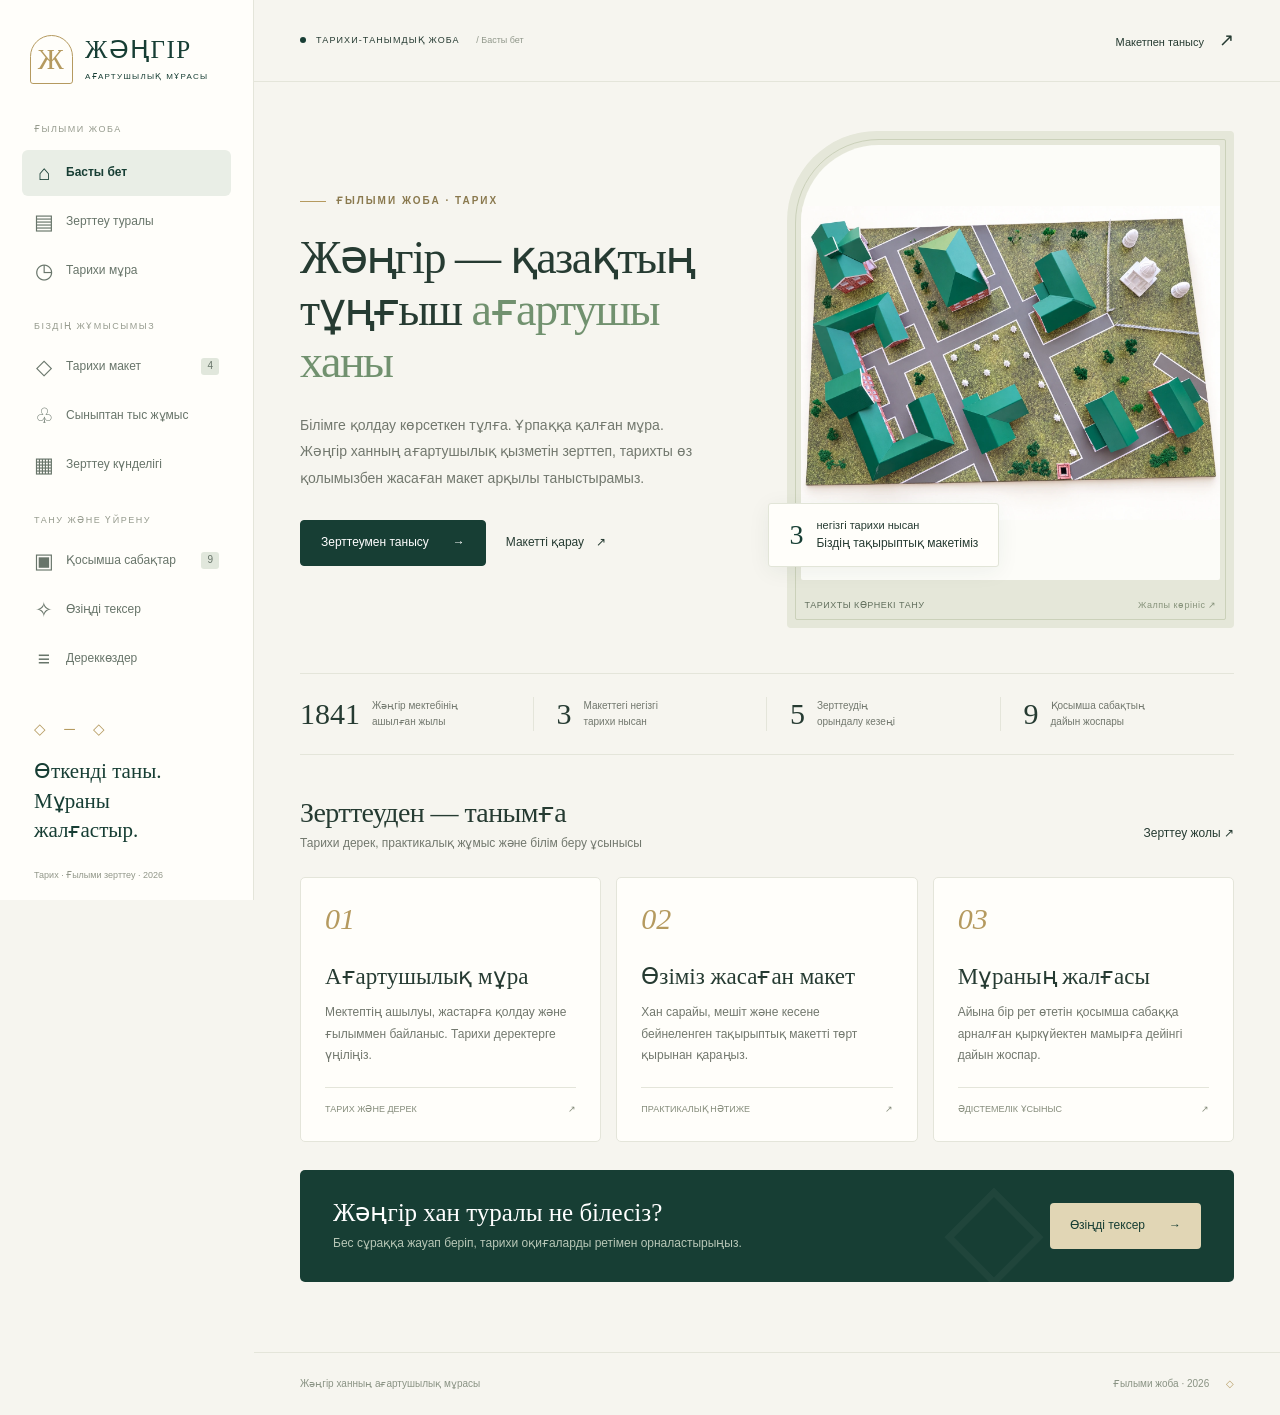
<file: index.html>
<!doctype html>
<html lang="kk">
<head>
  <meta charset="utf-8">
  <meta name="viewport" content="width=device-width,initial-scale=1">
  <meta name="theme-color" content="#173e34">
  <meta name="description" content="Жәңгір ханның ағартушылық мұрасы: ғылыми зерттеу, тарихи макет, зерттеу күнделігі және 9 қосымша сабақтың жоспары.">
  <title>Жәңгір ханның ағартушылық мұрасы</title>
  <link rel="icon" href="assets/favicon.svg" type="image/svg+xml">
  <link rel="stylesheet" href="style.css">
  <script src="app.js" defer></script>
</head>
<body>
  <a class="skip" href="#main">Мазмұнға өту</a>
  <div class="mobilebar"><a href="#home" class="mobilebrand">ЖӘҢГІР <span>мұрасы</span></a><button id="menuToggle" aria-label="Мәзірді ашу" aria-expanded="false">☰</button></div>
  <div id="veil" class="veil" hidden></div>
  <aside class="sidebar" id="sidebar" aria-label="Негізгі мәзір">
    <a href="#home" class="brand"><span class="brandseal">Ж</span><span>ЖӘҢГІР<small>АҒАРТУШЫЛЫҚ МҰРАСЫ</small></span></a>
    <div class="navlabel">ҒЫЛЫМИ ЖОБА</div>
    <nav id="nav">
      <a href="#home" data-page="home"><span class="navicon">⌂</span>Басты бет</a>
      <a href="#research" data-page="research"><span class="navicon">▤</span>Зерттеу туралы</a>
      <a href="#heritage" data-page="heritage"><span class="navicon">◷</span>Тарихи мұра</a>
      <div class="navlabel">БІЗДІҢ ЖҰМЫСЫМЫЗ</div>
      <a href="#model" data-page="model"><span class="navicon">◇</span>Тарихи макет<span class="navcount">4</span></a>
      <a href="#practice" data-page="practice"><span class="navicon">♧</span>Сыныптан тыс жұмыс</a>
      <a href="#journal" data-page="journal"><span class="navicon">▦</span>Зерттеу күнделігі</a>
      <div class="navlabel">ТАНУ ЖӘНЕ ҮЙРЕНУ</div>
      <a href="#plan" data-page="plan"><span class="navicon">▣</span>Қосымша сабақтар<span class="navcount">9</span></a>
      <a href="#interactive" data-page="interactive"><span class="navicon">✧</span>Өзіңді тексер</a>
      <a href="#sources" data-page="sources"><span class="navicon">≡</span>Дереккөздер</a>
    </nav>
    <div class="sidebarfoot"><span class="smallornament">◇ ─ ◇</span><p>Өткенді таны.<br>Мұраны жалғастыр.</p><small>Тарих · Ғылыми зерттеу · 2026</small></div>
  </aside>
  <div class="shell">
    <header class="topbar"><div><span class="topdot"></span>ТАРИХИ-ТАНЫМДЫҚ ЖОБА <span class="crumb" id="crumb">/ Басты бет</span></div><a href="#model" class="toplink">Макетпен танысу <span>↗</span></a></header>
    <main id="main" tabindex="-1"><div class="loading">Жоба жүктелуде…</div></main>
    <footer class="footer"><span>Жәңгір ханның ағартушылық мұрасы</span><span>Ғылыми жоба · 2026 <span class="footdiamond">◇</span></span></footer>
  </div>
  <dialog id="galleryDialog" aria-labelledby="galleryTitle">
    <div class="galleryhead"><div><small id="galleryCounter"></small><h2 id="galleryTitle"></h2></div><div class="gallerytools"><button id="zoomImage" aria-label="Суретті үлкейту">＋</button><a id="imageDownload" download aria-label="Суретті жүктеу">↓</a><button id="closeGallery" aria-label="Галереяны жабу">✕</button></div></div>
    <div class="galleryviewport" id="galleryViewport"><img id="galleryImage" alt=""></div>
    <div class="gallerybottom"><button id="previousImage">← Алдыңғы</button><span>Макеттің нақты фотосы · фоны өңделген</span><button id="nextImage">Келесі →</button></div>
  </dialog>
  <div class="toast" id="toast" role="status" hidden></div>
</body>
</html>
</file>
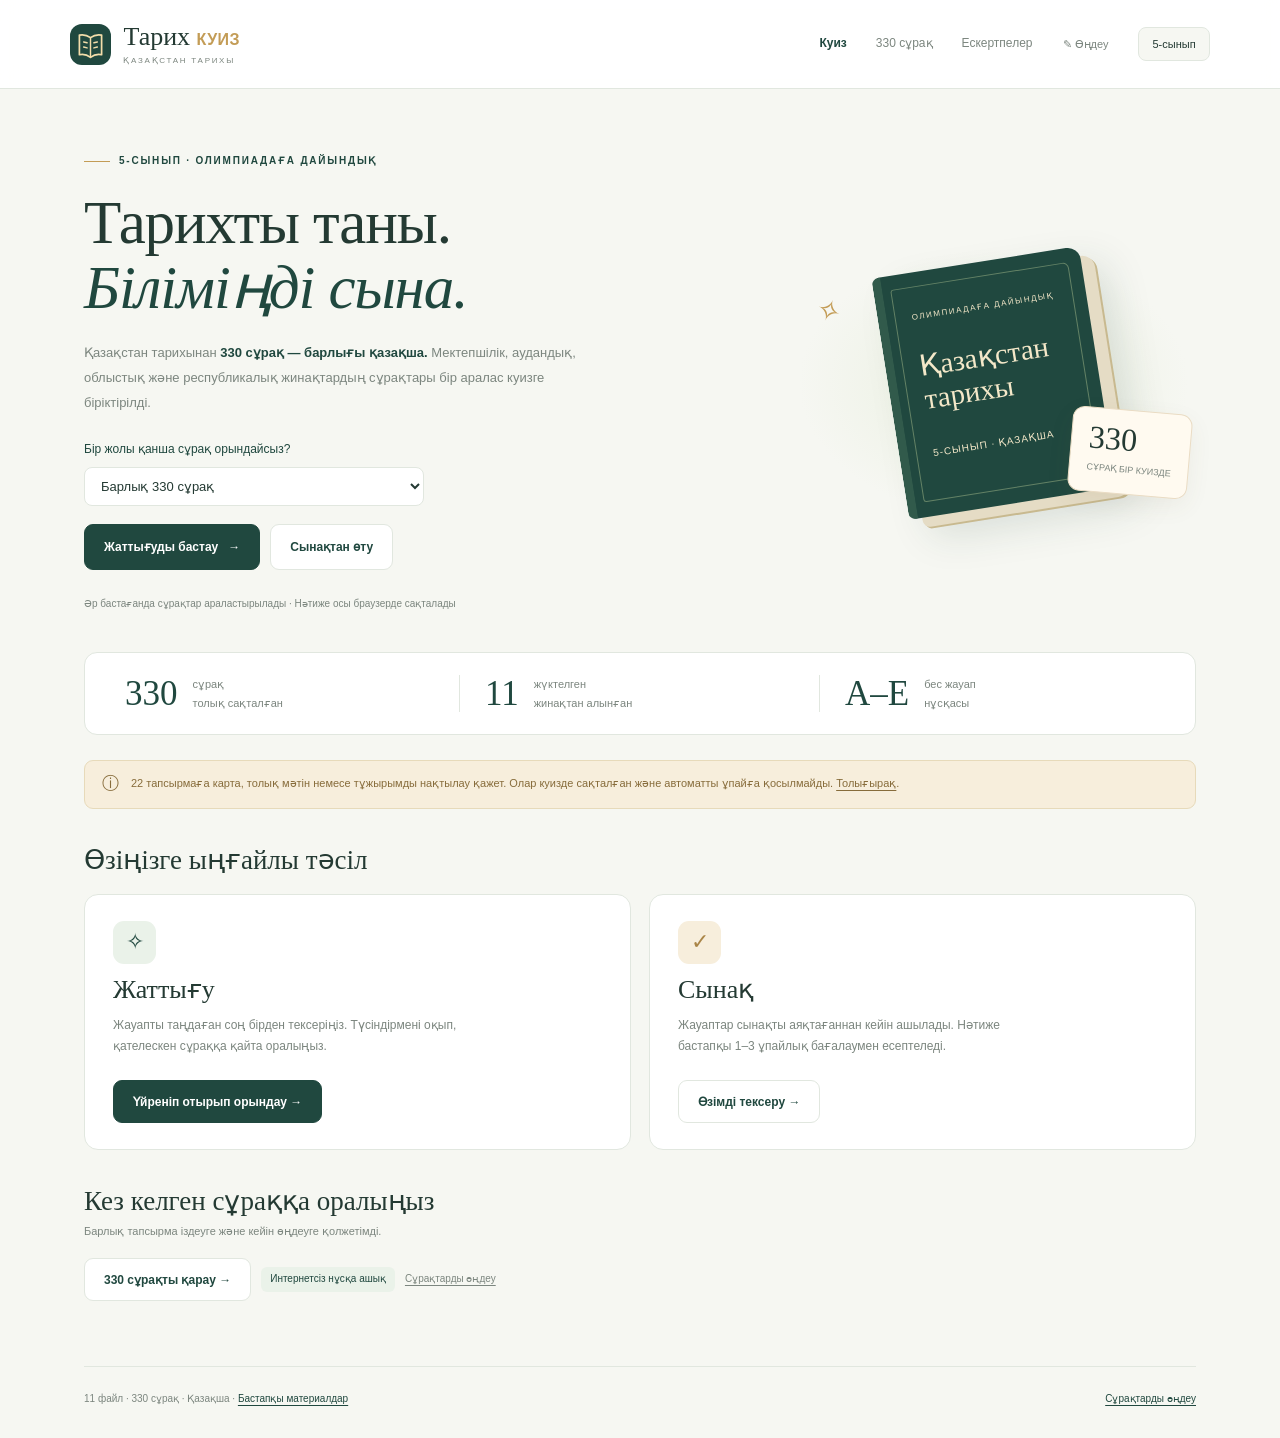
<file: quiz/330/index.html>
<!doctype html>
<html lang="kk">
<head>
<meta charset="utf-8">
<meta name="viewport" content="width=device-width,initial-scale=1">
<meta name="theme-color" content="#20483f">
<meta name="description" content="Қазақстан тарихынан 5-сынып олимпиадасына дайындық: 11 файлдағы 330 қазақша сұрақ. Аралас жаттығу, сынақ, жауаптар мен өңдеу мүмкіндігі.">
<title>Тарих куизі · 330 сұрақ</title>
<link rel="icon" href="[data-uri]" type="image/svg+xml">
<style>:root{--bg:#f6f7f2;--white:#fff;--green:#20483f;--green-light:#eaf2e9;--ink:#243a33;--muted:#7c867f;--line:#e1e7df;--gold:#c39c56;--cream:#f7eedc;--red:#ad4f48;--red-light:#fbefed;--serif:Georgia,'Times New Roman',serif}*{box-sizing:border-box}body{margin:0;background:var(--bg);color:var(--ink);font:15px/1.65 'Segoe UI',Arial,sans-serif}a{color:inherit;text-decoration:none}button,input,select,textarea{font:inherit;color:inherit}button{cursor:pointer}button:disabled{opacity:.4;cursor:default}img{max-width:100%;height:auto}a:focus-visible,button:focus-visible,input:focus-visible,select:focus-visible,textarea:focus-visible{outline:3px solid #c39c5680;outline-offset:3px}.skip{position:fixed;top:-70px;left:20px;background:var(--green);color:white;padding:12px;z-index:100}.skip:focus{top:10px}.header{display:flex;align-items:center;gap:30px;padding:19px 5.5%;height:89px;border-bottom:1px solid var(--line);background:#ffffffee;position:sticky;top:0;z-index:20;backdrop-filter:blur(12px)}.logo{display:flex;align-items:center;gap:12px;min-width:195px}.logo>span{font:26px/1.1 var(--serif)}.logo b{font:700 16px 'Segoe UI',Arial,sans-serif;letter-spacing:.4px;color:var(--gold)}.logo small{display:block;font:8px 'Segoe UI',Arial,sans-serif;letter-spacing:1.7px;margin-top:5px;color:var(--muted)}.header nav{display:flex;gap:29px;margin-left:auto;align-items:center}.header nav a{font-size:12px;color:var(--muted)}.header nav a.active{color:var(--green);font-weight:650}.header nav a span{font-size:9px;background:var(--cream);padding:2px 5px;border-radius:4px;margin-left:3px}.class-chip{padding:7px 13px;border:1px solid var(--line);border-radius:8px;font-size:11px;background:var(--bg);white-space:nowrap}.edit-link{font-size:11px;color:var(--muted);white-space:nowrap}main{max-width:1180px;margin:0 auto;padding:44px 34px 65px;outline:none}.eyebrow{font-size:10px;letter-spacing:1.8px;font-weight:650;text-transform:uppercase;color:var(--green);display:flex;align-items:center;gap:9px}.eyebrow:before{content:'';height:1px;width:26px;background:var(--gold)}.hero{display:grid;grid-template-columns:1.3fr .8fr;gap:50px;align-items:center;padding:20px 0 30px}.hero h1{font:normal clamp(36px,5vw,61px)/1.08 var(--serif);letter-spacing:-1.1px;margin:20px 0}.hero h1 em{color:var(--green);font-weight:normal}.hero p{font-size:13px;line-height:1.9;color:var(--muted);max-width:500px;margin:18px 0 25px}.actions{display:flex;align-items:center;gap:10px;flex-wrap:wrap}.btn{display:inline-flex;align-items:center;justify-content:center;gap:10px;font-size:12px;line-height:1.5;min-height:43px;padding:11px 19px;border:1px solid var(--green);background:var(--green);color:white;border-radius:9px;font-weight:600}.btn:hover{background:#2d5d50}.btn.light{background:white;border-color:var(--line);color:var(--green)}.btn.light:hover{background:var(--green-light)}.btn.gold{background:var(--cream);border-color:#e4d5b4;color:#856834}.btn.small{font-size:11px;min-height:35px;padding:8px 13px}.btn.danger{background:var(--red-light);color:var(--red);border-color:#ecd3ce}.visual{position:relative;min-height:280px;display:flex;align-items:center;justify-content:center;background:radial-gradient(ellipse at center,#e9efdf,transparent 68%)}.book-stack{transform:rotate(-9deg);width:210px;height:244px;position:relative;border-radius:7px 13px 13px 7px;background:var(--green);box-shadow:13px 10px 0 #e5dcc5,15px 12px 0 #c8b98f,22px 20px 40px #25463825;padding:30px 25px;color:#f4e8c9;border-left:9px solid #315a4b}.book-stack:after{content:'';position:absolute;inset:14px 13px 15px 8px;border:1px solid #a5bb8c80;border-radius:3px 6px 6px 3px}.book-stack span{font-size:8px;letter-spacing:1.6px}.book-stack strong{display:block;font:29px/1.16 var(--serif);margin:23px 0}.book-stack small{font-size:10px;letter-spacing:1px}.visual-badge{position:absolute;right:6px;bottom:28px;padding:13px 17px;border:1px solid #eadcc4;background:#fffaf0;border-radius:12px;transform:rotate(5deg);box-shadow:0 8px 25px #5e533e12}.visual-badge strong{font:32px var(--serif);display:block;line-height:1}.visual-badge span{font-size:9px;color:var(--muted)}.stars{position:absolute;left:25px;top:45px;color:var(--gold);font-size:29px;transform:rotate(20deg)}.stats{display:grid;grid-template-columns:repeat(3,1fr);border:1px solid var(--line);border-radius:13px;background:white;padding:22px 15px;margin:9px 0 25px}.stat{padding:0 25px;border-right:1px solid var(--line);display:flex;align-items:center;gap:15px}.stat:last-child{border:0}.stat strong{font:35px var(--serif);color:var(--green);line-height:1}.stat span{font-size:11px;color:var(--muted);line-height:1.7}.notice{display:flex;gap:12px;align-items:flex-start;background:var(--cream);border:1px solid #e7daba;border-radius:9px;padding:13px 17px;font-size:11px;color:#876c3b;margin:18px 0}.notice a{text-decoration:underline;text-underline-offset:3px}.notice .symbol{font-size:17px;line-height:1.2}.section-heading{display:flex;justify-content:space-between;gap:20px;align-items:center;margin:35px 0 18px}.section-heading h2{font:27px var(--serif);margin:0}.section-heading p{font-size:11px;color:var(--muted);margin:5px 0 0}.mode-grid{display:grid;grid-template-columns:1fr 1fr;gap:18px}.mode-card{padding:26px 28px;background:white;border:1px solid var(--line);border-radius:14px;position:relative;overflow:hidden}.mode-card h3{font:26px var(--serif);margin:10px 0}.mode-card p{font-size:12px;color:var(--muted);line-height:1.8;margin:10px 0 22px;max-width:370px}.mode-icon{font-size:22px;background:var(--green-light);color:var(--green);border-radius:11px;display:flex;align-items:center;justify-content:center;width:43px;height:43px}.mode-card:nth-child(2) .mode-icon{background:var(--cream);color:#aa8547}.level-grid{display:grid;grid-template-columns:repeat(3,1fr);gap:14px}.level-card{padding:20px 21px;border:1px solid var(--line);border-radius:11px;background:#f0f3eb}.level-card b{font-size:11px;color:var(--green);font-weight:600}.level-card strong{display:block;font:24px var(--serif);margin:7px 0}.level-card span{font-size:10px;color:var(--muted)}.source-footnote{font-size:10px;color:var(--muted);line-height:1.9;margin-top:24px}.footer{max-width:1112px;margin:0 auto;border-top:1px solid var(--line);padding:24px 0 30px;display:flex;gap:20px;justify-content:space-between;font-size:10px;color:var(--muted)}.footer a{color:var(--green)}.page-title{font:normal 38px/1.2 var(--serif);letter-spacing:-.5px;margin:15px 0}.subtitle{color:var(--muted);font-size:12px;line-height:1.9;margin:10px 0 25px;max-width:760px}.quiz-heading{display:flex;align-items:center;gap:20px;justify-content:space-between;margin-bottom:24px}.quiz-heading h1{font:27px var(--serif);margin:0}.quiz-heading small{font-size:10px;color:var(--muted)}.badge{font-size:10px;padding:4px 9px;border-radius:6px;background:var(--green-light);color:var(--green);display:inline-block}.badge.warm{background:var(--cream);color:#96723e}.quiz-layout{display:grid;grid-template-columns:minmax(0,1fr) 230px;gap:22px;align-items:start}.quiz-card{border:1px solid var(--line);border-radius:15px;background:white;padding:29px 32px}.question-meta{display:flex;gap:9px;align-items:center;margin-bottom:19px;flex-wrap:wrap;font-size:10px;color:var(--muted)}.question-title{font-size:19px;font-weight:600;line-height:1.8;margin:12px 0 26px;white-space:pre-line}.options{display:grid;gap:10px}.option{display:flex;align-items:flex-start;gap:14px;text-align:left;border:1px solid #dfe6dc;border-radius:10px;padding:14px 16px;background:#fff;width:100%;font-size:14px;line-height:1.6;transition:background .15s,border-color .15s;position:relative}.option:hover:not(:disabled){border-color:#789581;background:#f8fbf5}.option .letter{height:26px;min-width:26px;border:1px solid #dfe6dc;border-radius:6px;font-size:11px;line-height:24px;text-align:center;background:var(--bg);flex:none;font-weight:600}.option.selected{border-color:var(--green);background:#f0f6ec;box-shadow:0 0 0 1px var(--green)}.option.selected .letter{background:var(--green);border-color:var(--green);color:white}.option:disabled{opacity:1}.option.correct{background:var(--green-light);border-color:#8eb38e;box-shadow:0 0 0 1px #8eb38e}.option.correct .letter{background:var(--green);color:white;border-color:var(--green)}.option.wrong{background:var(--red-light);border-color:#d99b90;box-shadow:0 0 0 1px #d99b90}.option.wrong .letter{background:var(--red);color:white;border-color:var(--red)}.option .verdict{margin-left:auto;font-size:13px;color:var(--green);white-space:nowrap}.option.wrong .verdict{color:var(--red)}.quiz-controls{display:flex;justify-content:space-between;align-items:center;gap:10px;flex-wrap:wrap;margin-top:24px;padding-top:20px;border-top:1px solid #edf0e9}.source-link{background:none;border:0;padding:0;font-size:10px;color:var(--muted);text-decoration:underline;text-underline-offset:3px;cursor:pointer}.source-link:hover{color:var(--green)}.link-row{display:flex;gap:14px;align-items:center;margin-top:18px;flex-wrap:wrap}.quiz-side{position:sticky;top:113px;padding:20px;border:1px solid var(--line);border-radius:13px;background:#edf2e8}.quiz-side h2{font-size:12px;margin:0 0 14px}.question-grid{display:grid;grid-template-columns:repeat(5,minmax(0,1fr));gap:7px}.question-grid button{height:30px;border:1px solid #d6e0d0;border-radius:6px;background:white;font-size:10px;min-width:0;padding:0}.question-grid button.answered{background:#dae8d5;color:var(--green);border-color:#b9ceb2}.question-grid button.current{outline:2px solid var(--gold);outline-offset:1px}.question-grid button.correct{background:var(--green);color:white;border-color:var(--green)}.question-grid button.wrong{background:#eed8d1;color:var(--red);border-color:#dfb8ac}.side-progress{height:5px;border-radius:5px;background:#d7e3d0;overflow:hidden;margin-top:17px}.side-progress>span{display:block;height:100%;background:var(--green);transition:width .3s}.quiz-side p{font-size:10px;color:var(--muted);margin:10px 0 17px}.quiz-side .btn{width:100%}.side-legend{display:block;font-size:9px;color:var(--muted);margin-top:13px;line-height:1.9}.feedback{padding:17px 19px;border:1px solid #cbdcc4;background:var(--green-light);border-radius:10px;margin-top:21px;font-size:12px;line-height:1.9}.feedback.wrong{background:var(--red-light);border-color:#e7c9c1}.feedback strong{display:block;font-size:12px;margin-bottom:6px}.feedback p{margin:7px 0}.feedback .review-note{padding-top:10px;margin-top:12px;border-top:1px solid #dedccd;font-size:11px;color:#897345}.feedback a{color:var(--green);text-decoration:underline;font-size:10px}.passage{border:1px solid #e1dac7;background:#fcf8ed;border-radius:9px;padding:15px 19px;margin:0 0 23px}.passage summary{cursor:pointer;font-size:12px;font-weight:650;color:#8b703f;display:flex;gap:10px;align-items:center;justify-content:space-between}.passage summary:after{content:'⌄'}.passage p{font-size:12px;line-height:1.95;color:#6c6b5f;margin:15px 0}.result-banner{border-radius:16px;background:var(--green);color:#fff;padding:32px;display:flex;align-items:center;gap:32px;margin:27px 0}.score-circle{width:132px;height:132px;border:3px solid #ddc28a;border-radius:50%;display:flex;justify-content:center;align-items:center;flex-direction:column;flex:none}.score-circle strong{font:42px/1 var(--serif)}.score-circle small{color:#c5d6c5;font-size:10px;margin-top:9px}.result-banner h2{font:29px var(--serif);margin:0 0 10px}.result-banner p{font-size:12px;margin:7px 0;color:#c5d6c5}.result-banner b{color:#e7ce9c}.result-list{display:grid;gap:12px;margin-top:20px}.result-item{border:1px solid var(--line);background:white;border-radius:11px;overflow:hidden}.result-item summary{padding:17px 19px;display:flex;align-items:flex-start;gap:12px;font-size:12px;list-style:none;cursor:pointer}.result-item summary::-webkit-details-marker{display:none}.result-item summary .status{background:var(--green-light);color:var(--green);width:24px;height:24px;line-height:24px;text-align:center;border-radius:6px;flex:none}.result-item.wrong summary .status{color:var(--red);background:var(--red-light)}.result-item summary .q{flex:1;white-space:pre-line}.result-item summary small{font-size:10px;color:var(--muted);white-space:nowrap}.result-content{padding:0 22px 20px 55px;font-size:12px;line-height:1.9}.result-content p{margin:6px 0}.filters{display:flex;gap:9px;margin:22px 0;flex-wrap:wrap}.filters button{border:1px solid var(--line);border-radius:7px;padding:8px 13px;background:white;font-size:11px}.filters button.active{background:var(--green);color:white;border-color:var(--green)}.note-card{border:1px solid var(--line);padding:26px 28px;background:white;border-radius:13px;margin:20px 0}.note-card h2{font:25px var(--serif);margin:9px 0 20px}.before-after{display:grid;grid-template-columns:1fr 1fr;gap:16px;margin:20px 0}.before-after div{border:1px solid var(--line);border-radius:8px;padding:17px;font-size:12px;white-space:pre-line;line-height:1.9}.before-after div:last-child{background:var(--green-light)}.before-after strong{display:block;font-size:10px;color:var(--muted);letter-spacing:1px;margin-bottom:8px}.note-card .reason{font-size:12px;color:var(--muted);line-height:2}.reference-links{display:grid;gap:8px;font-size:11px;margin:16px 0}.reference-links a{color:var(--green);text-decoration:underline;text-underline-offset:3px}.source-files{display:grid;grid-template-columns:1fr 1fr;gap:18px}.source-file{background:white;padding:25px;border:1px solid var(--line);border-radius:13px}.source-file h2{font:25px var(--serif);margin:10px 0}.source-file p{font-size:11px;color:var(--muted);line-height:1.9}.file-icon{background:var(--cream);color:#9a773a;display:inline-block;padding:4px 9px;border-radius:5px;font-size:10px;font-weight:700;letter-spacing:1px}.page-buttons{display:flex;gap:7px;flex-wrap:wrap;margin:20px 0}.page-buttons button{border:1px solid var(--line);background:var(--bg);padding:7px 11px;border-radius:6px;font-size:10px}.keys-table{border-collapse:collapse;width:100%;font-size:12px;margin:20px 0}.keys-table th{text-align:left;font-weight:600;color:var(--muted);font-size:10px}.keys-table th,.keys-table td{border-bottom:1px solid var(--line);padding:10px 14px}.keys-table td:nth-child(2){font-weight:700;color:var(--green)}.keys-table a{text-decoration:underline;text-underline-offset:3px;font-size:10px;color:var(--muted)}.editor-layout{display:grid;grid-template-columns:280px 1fr;gap:20px;margin:24px 0}.panel{background:white;border:1px solid var(--line);border-radius:12px;padding:23px}.panel h2{font:24px var(--serif);margin:0 0 16px}.panel label{font-size:11px;color:var(--muted);display:block;margin:14px 0 5px}.panel select,.panel textarea,.panel input[type=text]{width:100%;padding:10px 12px;border:1px solid #dce4d7;border-radius:7px;background:#fafcf7;font-size:12px}.panel textarea{min-height:80px;line-height:1.9;resize:vertical}.option-editor{display:grid;grid-template-columns:25px 1fr;gap:8px;align-items:center;margin:8px 0}.option-editor span{font-size:11px;color:var(--green)}.editor-help{font-size:10px;color:var(--muted);line-height:1.9;margin:12px 0}.draft-banner{padding:11px 15px;border:1px solid #e7d9b9;background:var(--cream);border-radius:8px;font-size:10px;color:#90703a;margin-bottom:24px;display:flex;justify-content:space-between;gap:10px}.draft-banner a{text-decoration:underline}.empty{border:1px dashed #ccd9c4;border-radius:12px;background:#edf4e7;padding:30px;text-align:center;font-size:12px;color:var(--muted)}dialog{padding:0;border:1px solid var(--line);border-radius:12px;width:min(1020px,96vw);height:94dvh;max-height:94dvh;box-shadow:0 20px 90px #0e281d66;color:var(--ink)}dialog::backdrop{background:#102c248f;backdrop-filter:blur(4px)}.source-bar{min-height:59px;border-bottom:1px solid var(--line);padding:10px 15px;display:flex;align-items:center;justify-content:space-between;gap:10px}.source-bar strong{font-size:12px}.source-bar>div{display:flex;gap:7px;align-items:center}.source-bar button{border:1px solid var(--line);border-radius:5px;background:white;width:30px;height:30px;font-size:15px}.source-bar span{font-size:10px;color:var(--muted)}.source-body{height:calc(100% - 59px);overflow:auto;background:#ecefe8;padding:12px}.source-body img{display:block;width:100%;max-width:900px;margin:auto}.source-body.zoom img{max-width:none;width:150%;min-width:1100px}.loading{text-align:center;padding:90px 20px;color:var(--muted);font-size:13px}.toast{position:fixed;bottom:24px;left:50%;transform:translate(-50%,20px);background:var(--green);color:white;border-radius:8px;padding:12px 20px;font-size:12px;z-index:100;opacity:0;pointer-events:none;transition:.2s;max-width:92vw}.toast.show{opacity:1;transform:translate(-50%,0)}.error{color:var(--red);background:var(--red-light);border:1px solid #e9c9c0;border-radius:8px;padding:20px;font-size:12px}.saved-session{padding:17px 20px;border:1px solid #ccd9c3;background:var(--green-light);border-radius:10px;display:flex;gap:15px;justify-content:space-between;align-items:center;margin:25px 0;font-size:12px}.tiny{font-size:10px;color:var(--muted)}
@media(max-width:1000px){.header{padding:18px 4%;gap:20px}.header nav{gap:20px}.class-chip{display:none}main{padding:34px 25px 50px}.hero{gap:30px}.hero h1{font-size:50px}.visual{min-height:265px}.book-stack{width:180px;height:218px;padding:26px 20px}.book-stack strong{font-size:25px}.visual-badge{right:-4px;bottom:10px}.quiz-layout{grid-template-columns:minmax(0,1fr) 200px;gap:18px}.quiz-card{padding:25px}.quiz-side{padding:16px}.question-grid{gap:6px}.footer{margin:0 25px}.editor-layout{grid-template-columns:235px minmax(0,1fr)}}
@media(max-width:760px){.header{height:72px;padding:13px 18px;gap:16px;flex-wrap:nowrap}.logo{min-width:0;gap:8px}.logo img{width:33px;height:33px}.logo>span{font-size:22px}.logo b{font-size:13px}.logo small{font-size:6px;letter-spacing:1.1px}.header nav{gap:15px}.header nav a{font-size:10px}.header nav a span{display:none}.edit-link{margin-left:auto;font-size:20px}.edit-link span{display:none}main{padding:27px 18px 40px}.hero{grid-template-columns:1fr;padding-top:5px;gap:0}.hero h1{font-size:43px;max-width:480px;line-height:1.1}.hero p{font-size:12px}.hero .eyebrow{font-size:9px}.visual{display:none}.stats{padding:19px 10px}.stat{padding:0 12px;display:block}.stat strong{font-size:30px;display:block;margin-bottom:6px}.stat span{font-size:10px}.mode-grid{grid-template-columns:1fr;gap:13px}.mode-card{padding:23px}.mode-card h3{font-size:25px}.mode-card p{max-width:none}.level-grid{gap:9px}.level-card{padding:16px 13px}.level-card b{font-size:9px}.level-card strong{font-size:19px}.level-card span{font-size:9px}.section-heading h2{font-size:25px}.notice{padding:12px 14px;font-size:10px;gap:9px}.quiz-heading{align-items:flex-start;margin-bottom:20px}.quiz-heading h1{font-size:24px}.quiz-heading .btn{padding:7px 11px;font-size:10px;min-height:33px}.quiz-layout{grid-template-columns:1fr;gap:15px}.quiz-side{position:static;order:-1;padding:14px}.quiz-side h2{font-size:10px;margin-bottom:10px}.question-grid{grid-template-columns:repeat(10,minmax(0,1fr));gap:5px}.question-grid button{height:27px;font-size:9px}.quiz-side p{margin:8px 0 0}.quiz-side .btn,.side-legend{display:none}.side-progress{margin-top:12px;height:3px}.quiz-card{padding:22px 18px;border-radius:12px}.question-meta{font-size:9px;margin-bottom:13px;gap:7px}.question-title{font-size:17px;line-height:1.9;margin:10px 0 22px}.option{font-size:13px;padding:13px 12px;gap:11px;min-height:53px}.option .letter{min-width:24px;height:24px;line-height:22px;font-size:10px}.option .verdict{font-size:10px}.quiz-controls{gap:8px}.quiz-controls .btn{font-size:11px;padding:9px 13px}.quiz-controls .source-link{order:3;width:100%;text-align:center;margin-top:7px}.feedback{padding:15px;font-size:11px}.feedback strong{font-size:11px}.feedback .review-note{font-size:10px}.passage{padding:13px 15px}.passage p{font-size:11px;line-height:1.9}.page-title{font-size:31px}.subtitle{font-size:11px}.result-banner{padding:25px 20px;gap:20px;align-items:flex-start}.score-circle{width:95px;height:95px;border-width:2px}.score-circle strong{font-size:33px}.score-circle small{font-size:8px}.result-banner h2{font-size:24px}.result-banner p{font-size:10px}.result-item summary{padding:14px;gap:9px;font-size:11px}.result-item summary small{font-size:9px}.result-content{padding:0 16px 17px 47px;font-size:11px}.result-item summary .status{width:22px;height:22px;line-height:22px;font-size:11px}.source-files{grid-template-columns:1fr}.source-file{padding:22px}.source-file h2{font-size:24px}.before-after{grid-template-columns:1fr;gap:10px}.before-after div{padding:15px;font-size:11px}.note-card{padding:22px 18px}.note-card h2{font-size:23px}.note-card .reason{font-size:11px}.reference-links{font-size:10px}.keys-table{font-size:11px}.keys-table th,.keys-table td{padding:10px 9px}.editor-layout{grid-template-columns:1fr;gap:14px}.panel{padding:20px}.footer{display:block;padding:20px 0;margin:0 18px;font-size:9px}.footer a{display:block;margin-top:9px}.source-bar{flex-wrap:wrap;padding:9px 11px}.source-bar strong{font-size:11px}.source-bar>div{gap:5px}.source-bar button{width:27px;height:28px;font-size:13px}.source-body{padding:5px}.toast{font-size:11px;bottom:18px}.saved-session{align-items:flex-start;font-size:11px;padding:15px}.saved-session .btn{font-size:10px}.draft-banner{font-size:9px}}
@media(max-width:390px){.header{gap:10px;padding-left:12px;padding-right:12px}.header nav{gap:10px}.header nav a{font-size:9px}.logo>span{font-size:20px}.logo b{font-size:11px}.hero h1{font-size:38px}.stat{padding-left:10px;padding-right:8px}.stat span{font-size:9px}}
@media(prefers-reduced-motion:reduce){*{transition:none!important;scroll-behavior:auto!important}}
@media print{.header,.footer,.actions,.quiz-side,.quiz-controls,.filters,.source-link,.link-row{display:none!important}main{max-width:none;padding:0}.quiz-layout{display:block}.quiz-card{border:0}.result-item{break-inside:avoid}body{background:white}}
.setup{margin:20px 0 18px;max-width:340px}.setup label{display:block;font-size:12px;color:var(--green);margin-bottom:7px}.setup select,.quiz-side select,.search-form select{width:100%;border:1px solid var(--line);border-radius:8px;background:white;padding:10px 12px;font-size:13px}.hero p strong{color:var(--green);font-weight:600}.hero .actions .btn{min-height:46px}.material-note{padding:14px 16px;border-left:3px solid var(--gold);background:var(--cream);color:#7e6338;font-size:12px;line-height:1.8;margin:15px 0 23px}.feedback.neutral{background:#f8f5ec;border-color:#e5d8b9}.feedback.neutral strong{color:#7e6338}.feedback.neutral p{color:#746955}.key-label{font-size:10px;color:var(--muted)}.source-detail{border-top:1px solid var(--line);padding-top:16px;margin-top:22px;font-size:11px;color:var(--muted)}.source-detail summary{cursor:pointer}.source-detail p{margin:9px 0}.option-text{white-space:pre-line;overflow-wrap:anywhere;flex:1}.grid-caption{font-size:10px;color:var(--muted);margin:12px 0 9px}.pager{display:flex;justify-content:center;align-items:center;gap:18px;margin:26px 0;font-size:12px}.pager.compact{margin:13px 0 8px;justify-content:space-between;gap:10px;font-size:10px}.pager.compact .btn{width:auto;min-width:32px}.disabled-link{pointer-events:none;opacity:.4}.center{justify-content:center;margin-top:20px}.result-actions{margin-top:25px}.search-form{display:grid;grid-template-columns:minmax(0,1fr) 190px auto;gap:10px;margin:22px 0}.search-form input{width:100%;min-width:0;padding:11px 14px;background:white;border:1px solid var(--line);border-radius:8px;font-size:13px}.bank-count{font-size:11px;color:var(--muted);margin:17px 0}.bank-list{display:grid;gap:10px}.bank-item{display:flex;align-items:flex-start;gap:17px;background:white;border:1px solid var(--line);border-radius:11px;padding:19px 22px;transition:border-color .15s,background .15s}.bank-item:hover{background:#f2f7ee;border-color:#b5c9ac}.bank-number{width:36px;flex:none;line-height:34px;text-align:center;border:1px solid var(--line);border-radius:8px;background:var(--bg);font-size:11px}.bank-item>span:nth-child(2){flex:1;min-width:0}.bank-item strong{font-size:14px;font-weight:550;line-height:1.8;display:block;white-space:pre-line}.bank-item small{display:block;color:var(--muted);font-size:10px;margin-top:7px}.bank-arrow{color:var(--gold);font-size:20px;flex:none}.standalone-question{max-width:900px;margin:auto}.preline{white-space:pre-line}.editor-actions{display:grid;gap:10px;margin-top:20px}.form-error{font-size:12px;color:var(--red)}.sr-only{position:absolute;width:1px;height:1px;overflow:hidden;clip:rect(0,0,0,0);white-space:nowrap}.source-file p{overflow-wrap:anywhere}.passage small{font-size:10px;color:#8b7e63;display:block;line-height:1.8}.quiz-side .question-grid button{min-height:32px}.panel .option-editor textarea{min-height:65px}.quiz-heading small{font-size:12px}.question-title{font-size:20px}.option{min-height:56px;font-size:15px}.footer a{text-decoration:underline;text-underline-offset:3px}
@media(max-width:760px){.search-form{grid-template-columns:minmax(0,1fr) auto}.search-form input{grid-column:1/-1}.search-form select{width:100%}.bank-item{padding:16px 13px;gap:12px}.bank-item strong{font-size:13px}.bank-number{width:30px;line-height:29px;font-size:10px}.bank-arrow{font-size:17px}.setup{max-width:none}.setup select{min-height:45px}.hero .actions .btn{min-height:46px}.question-title{font-size:18px}.option{font-size:14px;padding:14px 12px;gap:11px}.option .letter{min-width:28px;height:28px;line-height:26px}.question-grid{grid-template-columns:repeat(6,minmax(0,1fr))}.quiz-side{position:static}.quiz-side .question-grid button{min-height:38px}.quiz-side select{min-height:42px}.header nav{gap:12px}.source-files{grid-template-columns:1fr}.bank-count{font-size:11px}.result-banner{overflow-wrap:anywhere}.result-banner h2{font-size:23px}.standalone-question .question-meta{gap:8px}.editor-layout .panel{min-width:0}.before-after{grid-template-columns:1fr}.result-content{padding-left:20px}.level-grid{grid-template-columns:repeat(3,minmax(0,1fr))}.source-footnote{font-size:11px}.mode-card p{font-size:13px}.notice{font-size:12px}.source-detail{font-size:12px}.setup label{font-size:13px}}
</style>
</head>
<body>
<a href="#main" class="skip">Мазмұнға өту</a>
<header class="header"><a class="logo" href="#/home"><img src="[data-uri]" width="41" height="41" alt=""><span>Тарих <b>КУИЗ</b><small>ҚАЗАҚСТАН ТАРИХЫ</small></span></a><nav aria-label="Негізгі мәзір"><a href="#/home" data-nav="home">Куиз</a><a href="#/bank" data-nav="bank">330 сұрақ</a><a href="#/notes" data-nav="notes">Ескертпелер</a></nav><a href="#/edit" class="edit-link" aria-label="Материалды өңдеу">✎ <span>Өңдеу</span></a><span class="class-chip">5-сынып</span></header>
<main id="main" tabindex="-1"><div class="loading">Куиз сұрақтары ашылуда…</div></main>
<footer class="footer"><span>11 файл · 330 сұрақ · Қазақша · <a href="#/sources">Бастапқы материалдар</a></span><a href="#/edit">Сұрақтарды өңдеу</a></footer>
<input type="file" id="import-file" accept=".json,application/json" hidden>
<div class="toast" id="toast" role="status" aria-live="polite"></div>
<noscript><p>Куизді ашу үшін браузерде JavaScript қосулы болуы керек.</p></noscript>
<script id="quiz-data" type="application/json">{"schemaVersion":2,"title":"Қазақстан тарихы","subtitle":"5-сынып · Олимпиадаға дайындық","grade":5,"language":"kk","questionCount":330,"files":[{"id":"f01","number":1,"title":"2025–2026 жинағы","name":"5_klass_Istoriya_Kazakhstana_Test_i_Klyuchi.docx","path":"assets/docs/source-01.docx","sha256":"9a38d86ca47ba8ea32122dda3c781ee8e3a8f2f9573b2cf9cf5a5a7e5cf5657a","count":30,"years":["2025","2026"]},{"id":"f02","number":2,"title":"Екінші кезең жинағы","name":"Kazakhstan_History_5_Class_2_Kezen_Audandyk_Test_with_Keys.docx","path":"assets/docs/source-02.docx","sha256":"0867824b1231bc48bd87a8a4236596b10e99fa46cf26aa038d87b5945bb74b59","count":30,"years":[]},{"id":"f03","number":3,"title":"Үшінші кезең жинағы","name":"Kazakhstan_History_5_Class_3_Kezen_Oblystyk_Test_with_Keys.docx","path":"assets/docs/source-03.docx","sha256":"6a05634e7611120305bbc85ddacb38300977d93012285d1c76cdf51cace29af7","count":30,"years":[]},{"id":"f04","number":4,"title":"Аудандық жинақ","name":"Kazakhstan_History_5_Class_Audandyq_Test_with_Keys.docx","path":"assets/docs/source-04.docx","sha256":"20181696aae87a730978ff28a88bb40e8fe3154e36d4e687a0b01c8e4820d77f","count":30,"years":[]},{"id":"f05","number":5,"title":"Мектепшілік жинақ","name":"Kazakhstan_History_5_Class_Mektepshilik_Test_with_Keys.docx","path":"assets/docs/source-05.docx","sha256":"c5bbdbb4e0307774b503a83af52c5cf7c95d7c5973567771600cd133b99264a1","count":30,"years":[]},{"id":"f06","number":6,"title":"Облыстық жинақ, 2-нұсқа","name":"Kazakhstan_History_5_Class_Oblystyk_Test_2_Nusqa_with_Keys.docx","path":"assets/docs/source-06.docx","sha256":"c79f734635ba0fb017063990b621b6f67093e0db5cf7fad7b3d3267effe5ca71","count":30,"years":[]},{"id":"f07","number":7,"title":"Облыстық жинақ","name":"Kazakhstan_History_5_Class_Oblystyk_Test_with_Keys.docx","path":"assets/docs/source-07.docx","sha256":"91791269d1c9c09b0a91793c08c07af874a40ce06f95d455dedbc72960b5ec90","count":30,"years":[]},{"id":"f08","number":8,"title":"Қорытынды кезең жинағы","name":"Kazakhstan_History_5_Class_Qorytyndy_Kezen_Test_with_Keys.docx","path":"assets/docs/source-08.docx","sha256":"27a5a8e8ac453690c2247321099afb282f8f4abf6435e346065c9af84d79d3a8","count":30,"years":[]},{"id":"f09","number":9,"title":"Олимпиада тапсырмалары жинағы","name":"Kazakhstan_History_5_Class_Respublikalyk_Olimpiada_Test_with_Keys.docx","path":"assets/docs/source-09.docx","sha256":"cab07aaf97247a79570a57dc8b6c982c21e9bf1d42dea9b46fe6fd25e71c8682","count":30,"years":[]},{"id":"f10","number":10,"title":"Республикалық жинақ","name":"Kazakhstan_History_5_Class_Respublikalyq_Test_with_Keys.docx","path":"assets/docs/source-10.docx","sha256":"13918a0193d01072f61034d208f2e5facef4092a5591a456d6b388e7738d5f7d","count":30,"years":[]},{"id":"f11","number":11,"title":"Тест жинағы","name":"Kazakhstan_History_5_Class_Test_with_Keys.docx","path":"assets/docs/source-11.docx","sha256":"bc5f2aaa04648190b74d890549c7fad66b47d314f64fdef38cccf216799f77cc","count":30,"years":[]}],"questions":[{"id":"f01-q01","number":1,"sourceId":"f01","sourceNumber":1,"points":1,"prompt":"Қазақстан тарихындағы екінші «Алтын адам» табылған аймақ","options":[{"key":"A","text":"Ақтөбе облысы"},{"key":"B","text":"Атырау облысы"},{"key":"C","text":"ШҚО"},{"key":"D","text":"Абай облысы"},{"key":"E","text":"Алматы облысы"}],"correct":"B","sourceCorrect":"B","grading":"source","issue":"","references":[],"explanation":"Жүктелген файлдың жауап кілтінде B нұсқасы белгіленген."},{"id":"f01-q02","number":2,"sourceId":"f01","sourceNumber":2,"points":1,"prompt":"Ә. Марғұлан зерттеген қола дәуірі мәдениеті","options":[{"key":"A","text":"Ботай"},{"key":"B","text":"Тақсай"},{"key":"C","text":"Шілікті"},{"key":"D","text":"Беғазы-Дәндібай"},{"key":"E","text":"Бөріқазған"}],"correct":"D","sourceCorrect":"D","grading":"source","issue":"","references":[],"explanation":"Жүктелген файлдың жауап кілтінде D нұсқасы белгіленген."},{"id":"f01-q03","number":3,"sourceId":"f01","sourceNumber":3,"points":1,"prompt":"Киіз үйдің сүйегі деп аталады","options":[{"key":"A","text":"уықбау"},{"key":"B","text":"кермебау"},{"key":"C","text":"ағаштан жасалған бөлігі"},{"key":"D","text":"қабырға туырлығы"},{"key":"E","text":"түндігі"}],"correct":"C","sourceCorrect":"C","grading":"source","issue":"","references":[],"explanation":"Жүктелген файлдың жауап кілтінде C нұсқасы белгіленген."},{"id":"f01-q04","number":4,"sourceId":"f01","sourceNumber":4,"points":1,"prompt":"ҚР Мемлекеттік Елтаңбасы элементі","options":[{"key":"A","text":"алты бұрышты жұлдыз"},{"key":"B","text":"бәйтерек"},{"key":"C","text":"жарты ай"},{"key":"D","text":"қанатты пырақтар"},{"key":"E","text":"бура бейнесі"}],"correct":"D","sourceCorrect":"D","grading":"source","issue":"","references":[],"explanation":"Жүктелген файлдың жауап кілтінде D нұсқасы белгіленген."},{"id":"f01-q05","number":5,"sourceId":"f01","sourceNumber":5,"points":1,"prompt":"Ежелгі петроглифтерде, қазақ хандарының мөр-жүзіктерінде көбінесе бейнеленді","options":[{"key":"A","text":"қолтырауын басы"},{"key":"B","text":"балпанақ бейнесі"},{"key":"C","text":"пілдің басы"},{"key":"D","text":"қоқиқаз бейнесі"},{"key":"E","text":"арқар бейнесі"}],"correct":"E","sourceCorrect":"E","grading":"source","issue":"","references":[],"explanation":"Жүктелген файлдың жауап кілтінде E нұсқасы белгіленген."},{"id":"f01-q06","number":6,"sourceId":"f01","sourceNumber":6,"points":1,"prompt":"Қазақстанның солтүстік-шығысын мекендеген сақ тайпалары","options":[{"key":"A","text":"хаомаваргалар"},{"key":"B","text":"аримаспылар"},{"key":"C","text":"аргиппейлер"},{"key":"D","text":"исседондар"},{"key":"E","text":"сарматтар"}],"correct":"B","sourceCorrect":"B","grading":"source","issue":"","references":[],"explanation":"Жүктелген файлдың жауап кілтінде B нұсқасы белгіленген."},{"id":"f01-q07","number":7,"sourceId":"f01","sourceNumber":7,"points":1,"prompt":"Зороастра діни және философиялық ілімінің қасиетті кітабы","options":[{"key":"A","text":"«Авеста»"},{"key":"B","text":"«Інжіл»"},{"key":"C","text":"«Таурат»"},{"key":"D","text":"«Құран»"},{"key":"E","text":"«Зәбүр»"}],"correct":"A","sourceCorrect":"A","grading":"source","issue":"","references":[],"explanation":"Жүктелген файлдың жауап кілтінде A нұсқасы белгіленген."},{"id":"f01-q08","number":8,"sourceId":"f01","sourceNumber":8,"points":1,"prompt":"Шілікті қорымын зерттеген археологтар","options":[{"key":"A","text":"С. Черников, Ә. Төлеубаев"},{"key":"B","text":"Ә. Төлеубаев, Ә. Марғұлан"},{"key":"C","text":"Ә. Марғұлан, З. Самашев"},{"key":"D","text":"З. Самашев, К. Ақышев"},{"key":"E","text":"С. Черников, К. Ақышев"}],"correct":"A","sourceCorrect":"A","grading":"source","issue":"","references":[],"explanation":"Жүктелген файлдың жауап кілтінде A нұсқасы белгіленген."},{"id":"f01-q09","number":9,"sourceId":"f01","sourceNumber":9,"points":1,"prompt":"Іле өзенінің оң жағасында орналасқан қорым","options":[{"key":"A","text":"Қырықоба"},{"key":"B","text":"Берел"},{"key":"C","text":"Шілікті"},{"key":"D","text":"Елеке сазы"},{"key":"E","text":"Бесшатыр"}],"correct":"E","sourceCorrect":"E","grading":"source","issue":"","references":[],"explanation":"Жүктелген файлдың жауап кілтінде E нұсқасы белгіленген."},{"id":"f01-q10","number":10,"sourceId":"f01","sourceNumber":10,"points":1,"prompt":"Мәңгілік мұздықта сақталған Берел қорымы табылған аймақ","options":[{"key":"A","text":"Абай облысы"},{"key":"B","text":"ШҚО"},{"key":"C","text":"БҚО"},{"key":"D","text":"Жетісу облысы"},{"key":"E","text":"Алматы облысы"}],"correct":"B","sourceCorrect":"B","grading":"source","issue":"","references":[],"explanation":"Жүктелген файлдың жауап кілтінде B нұсқасы белгіленген."},{"id":"f01-q11","number":11,"sourceId":"f01","sourceNumber":11,"points":1,"prompt":"Лидия патшасы Крезбен соғыста сақтармен одақ жасаған Парсы елінің билеушісі","options":[{"key":"A","text":"І Кир"},{"key":"B","text":"ІІ Кир"},{"key":"C","text":"ІІІ Дарий"},{"key":"D","text":"І Дарий"},{"key":"E","text":"І Камбис"}],"correct":"B","sourceCorrect":"B","grading":"source","issue":"","references":[],"explanation":"Жүктелген файлдың жауап кілтінде B нұсқасы белгіленген."},{"id":"f01-q12","number":12,"sourceId":"f01","sourceNumber":12,"points":1,"prompt":"Б.з.д. VI ғасырда сақтарға қауіп төндірген парсы династиясы","options":[{"key":"A","text":"Селевкидтер"},{"key":"B","text":"Сасанидтер"},{"key":"C","text":"Ахеменидтер"},{"key":"D","text":"Сефевидтер"},{"key":"E","text":"Саманидтер"}],"correct":"C","sourceCorrect":"C","grading":"source","issue":"","references":[],"explanation":"Жүктелген файлдың жауап кілтінде C нұсқасы белгіленген."},{"id":"f01-q13","number":13,"sourceId":"f01","sourceNumber":13,"points":1,"prompt":"Абай Құнанбайұлының «Ескендір» поэмасы арналған жаулаушы","options":[{"key":"A","text":"ІІ Вильгельм"},{"key":"B","text":"Наполеон"},{"key":"C","text":"Шыңғыс хан"},{"key":"D","text":"А. Македонский"},{"key":"E","text":"Еділ"}],"correct":"D","sourceCorrect":"D","grading":"source","issue":"","references":[],"explanation":"Жүктелген файлдың жауап кілтінде D нұсқасы белгіленген."},{"id":"f01-q14","number":14,"sourceId":"f01","sourceNumber":14,"points":1,"prompt":"Ежелгі үйсіндер мекендеген көл","options":[{"key":"A","text":"Арал"},{"key":"B","text":"Хазар"},{"key":"C","text":"Лобнор"},{"key":"D","text":"Қорғалжын"},{"key":"E","text":"Бурабай"}],"correct":"C","sourceCorrect":"C","grading":"source","issue":"","references":[],"explanation":"Жүктелген файлдың жауап кілтінде C нұсқасы белгіленген."},{"id":"f01-q15","number":15,"sourceId":"f01","sourceNumber":15,"points":1,"prompt":"Үйсіндерді басқарған билеуші титулы","options":[{"key":"A","text":"Күнби"},{"key":"B","text":"Тәңірқұт"},{"key":"C","text":"Шаньюй"},{"key":"D","text":"Жабғу"},{"key":"E","text":"Қаған"}],"correct":"A","sourceCorrect":"A","grading":"source","issue":"","references":[],"explanation":"Жүктелген файлдың жауап кілтінде A нұсқасы белгіленген."},{"id":"f01-q16","number":16,"sourceId":"f01","sourceNumber":16,"points":2,"prompt":"Қаңлы елінің оңтүстігіндегі өзен алқабы","options":[{"key":"A","text":"Әмудария"},{"key":"B","text":"Нұра"},{"key":"C","text":"Ертіс"},{"key":"D","text":"Сағыз"},{"key":"E","text":"Жем"}],"correct":"A","sourceCorrect":"A","grading":"source","issue":"","references":[],"explanation":"Жүктелген файлдың жауап кілтінде A нұсқасы белгіленген."},{"id":"f01-q17","number":17,"sourceId":"f01","sourceNumber":17,"points":2,"prompt":"Ғұндарды басқарған билеуші титулы","options":[{"key":"A","text":"Күнби"},{"key":"B","text":"Тәңірқұт"},{"key":"C","text":"Гуньмо"},{"key":"D","text":"Жабғу"},{"key":"E","text":"Қаған"}],"correct":"B","sourceCorrect":"B","grading":"source","issue":"","references":[],"explanation":"Жүктелген файлдың жауап кілтінде B нұсқасы белгіленген."},{"id":"f01-q18","number":18,"sourceId":"f01","sourceNumber":18,"points":2,"prompt":"Ғұн мемлекетінің билеушісі","options":[{"key":"A","text":"Қанышке"},{"key":"B","text":"Спаргафис"},{"key":"C","text":"Скунха"},{"key":"D","text":"Арсақ"},{"key":"E","text":"Бақтұғ"}],"correct":"E","sourceCorrect":"E","grading":"source","issue":"","references":[],"explanation":"Жүктелген файлдың жауап кілтінде E нұсқасы белгіленген."},{"id":"f01-q19","number":19,"sourceId":"f01","sourceNumber":19,"points":2,"prompt":"Грек тілінен аударғанда «ежелгі ілім» деген мағынаны білдіретін ғылым","options":[{"key":"A","text":"Антропология"},{"key":"B","text":"Этнология"},{"key":"C","text":"Этнография"},{"key":"D","text":"Философия"},{"key":"E","text":"Археология"}],"correct":"E","sourceCorrect":"E","grading":"source","issue":"","references":[],"explanation":"Жүктелген файлдың жауап кілтінде E нұсқасы белгіленген."},{"id":"f01-q20","number":20,"sourceId":"f01","sourceNumber":20,"points":2,"prompt":"Ява аралынан табылған ежелгі адам","options":[{"key":"A","text":"Австралопитек"},{"key":"B","text":"Парантроп"},{"key":"C","text":"Зинджантроп"},{"key":"D","text":"Питекантроп"},{"key":"E","text":"Синантроп"}],"correct":"D","sourceCorrect":"D","grading":"source","issue":"","references":[],"explanation":"Жүктелген файлдың жауап кілтінде D нұсқасы белгіленген."},{"id":"f01-q21","number":21,"sourceId":"f01","sourceNumber":21,"points":2,"prompt":"Алғашқы адамдар аулаған ежелгі ірі жануарлардың бірі","options":[{"key":"A","text":"Мамонт"},{"key":"B","text":"Қашыр"},{"key":"C","text":"Ангус"},{"key":"D","text":"Лигр"},{"key":"E","text":"Шимпанзе"}],"correct":"A","sourceCorrect":"A","grading":"source","issue":"","references":[],"explanation":"Жүктелген файлдың жауап кілтінде A нұсқасы белгіленген."},{"id":"f01-q22","number":22,"sourceId":"f01","sourceNumber":22,"points":2,"prompt":"Қосқорған, Шоқтас архантроп тұрақтары табылған тау жүйесі","options":[{"key":"A","text":"Тарбағатай теріскейінен"},{"key":"B","text":"Тарбағатай күнгейінен"},{"key":"C","text":"Қаратау"},{"key":"D","text":"Үстірт"},{"key":"E","text":"Алтай"}],"correct":"C","sourceCorrect":"C","grading":"source","issue":"","references":[],"explanation":"Жүктелген файлдың жауап кілтінде C нұсқасы белгіленген."},{"id":"f01-q23","number":23,"sourceId":"f01","sourceNumber":23,"points":2,"prompt":"Ботай қонысы орналасқан өзен жағасы","options":[{"key":"A","text":"Иманбұрлық"},{"key":"B","text":"Нұра"},{"key":"C","text":"Шідерті"},{"key":"D","text":"Ертіс"},{"key":"E","text":"Жайық"}],"correct":"A","sourceCorrect":"A","grading":"source","issue":"","references":[],"explanation":"Жүктелген файлдың жауап кілтінде A нұсқасы белгіленген."},{"id":"f01-q24","number":24,"sourceId":"f01","sourceNumber":24,"points":2,"prompt":"Ғұн әскері Византия империясы астанасы Константинопольге келді","options":[{"key":"A","text":"447 ж."},{"key":"B","text":"б.з.д. 447 ж."},{"key":"C","text":"453 ж."},{"key":"D","text":"451 ж."},{"key":"E","text":"б.з.д. 451 ж."}],"correct":"A","sourceCorrect":"A","grading":"source","issue":"","references":[],"explanation":"Жүктелген файлдың жауап кілтінде A нұсқасы белгіленген."},{"id":"f01-q25","number":25,"sourceId":"f01","sourceNumber":25,"points":2,"prompt":"Солтүстік Қазақстанда металл балқытуға арналған жүздеген пештер орны табылған қалашық","options":[{"key":"A","text":"Қауыншы"},{"key":"B","text":"Жетіасар"},{"key":"C","text":"Бозоқ"},{"key":"D","text":"Ақиір"},{"key":"E","text":"Ақтау"}],"correct":"D","sourceCorrect":"D","grading":"source","issue":"","references":[],"explanation":"Жүктелген файлдың жауап кілтінде D нұсқасы белгіленген."},{"id":"f01-q26","number":26,"sourceId":"f01","sourceNumber":26,"points":3,"prompt":"Тарбағатай тауларындағы петроглифтер","options":[{"key":"A","text":"Ақжал, Оралбай"},{"key":"B","text":"Ешкіөлмес, Баянжүрек"},{"key":"C","text":"Арпаөзен, Сауысқандық"},{"key":"D","text":"Құлжабасы, Таңбалы"},{"key":"E","text":"Сасай, Сантас"}],"correct":"A","sourceCorrect":"A","grading":"source","issue":"","references":[],"explanation":"Жүктелген файлдың жауап кілтінде A нұсқасы белгіленген."},{"id":"f01-q27","number":27,"sourceId":"f01","sourceNumber":27,"points":3,"prompt":"Ерте қола дәуіріне жататын Тоқсанбай қонысы табылған аймақ","options":[{"key":"A","text":"Маңғыстау"},{"key":"B","text":"Торғай"},{"key":"C","text":"Жетісу"},{"key":"D","text":"Қаратау"},{"key":"E","text":"Сарыарқа"}],"correct":"A","sourceCorrect":"A","grading":"source","issue":"","references":[],"explanation":"Жүктелген файлдың жауап кілтінде A нұсқасы белгіленген."},{"id":"f01-q28","number":28,"sourceId":"f01","sourceNumber":28,"points":3,"prompt":"Тасмола мәдениетінің басты ерекшелігі","options":[{"key":"A","text":"Жылқыны алғаш қолға үйретуі"},{"key":"B","text":"Мұртты обалардың болуы"},{"key":"C","text":"Мәңгілік мұздықта сақталған 13 жылқы"},{"key":"D","text":"Тақсай ханшайымының табылуы"},{"key":"E","text":"Дықылтас кешені"}],"correct":"B","sourceCorrect":"B","grading":"source","issue":"","references":[],"explanation":"Жүктелген файлдың жауап кілтінде B нұсқасы белгіленген."},{"id":"f01-q29","number":29,"sourceId":"f01","sourceNumber":29,"points":3,"prompt":"Көшпелілер қойдың жауырынына қарап болжам жасағандығын дәлелдейтін б.з.б. ІV ғасырға жататын жерлеу-ғұрыптық кешені","options":[{"key":"A","text":"Ботай"},{"key":"B","text":"Дықылтас"},{"key":"C","text":"Абат-байтақ"},{"key":"D","text":"Жайсан"},{"key":"E","text":"Қызылоба"}],"correct":"B","sourceCorrect":"B","grading":"source","issue":"","references":[],"explanation":"Жүктелген файлдың жауап кілтінде B нұсқасы белгіленген."},{"id":"f01-q30","number":30,"sourceId":"f01","sourceNumber":30,"points":3,"prompt":"Батыс Қазақстан облысында табылған «Алтын ханшайым» кешенінің ең құнды жаңалығы","options":[{"key":"A","text":"Жылқыны алғаш қолға үйретуі"},{"key":"B","text":"«Тақсай тарағы»"},{"key":"C","text":"Мәңгілік мұздықта сақталған 13 жылқы"},{"key":"D","text":"Қазақстанда табылған ең көне «Алтын адам»"},{"key":"E","text":"Мұртты обалардың болуы"}],"correct":"B","sourceCorrect":"B","grading":"source","issue":"","references":[],"explanation":"Жүктелген файлдың жауап кілтінде B нұсқасы белгіленген."},{"id":"f02-q01","number":31,"sourceId":"f02","sourceNumber":1,"points":1,"prompt":"«Тарихтың атасы» деп кімді атаймыз","options":[{"key":"A","text":"Аристотель"},{"key":"B","text":"Сыма Тсин"},{"key":"C","text":"Тарквиний"},{"key":"D","text":"Геродот"},{"key":"E","text":"М.Х Дулат"}],"correct":"D","sourceCorrect":"D","grading":"source","issue":"","references":[],"explanation":"Жүктелген файлдың жауап кілтінде D нұсқасы белгіленген."},{"id":"f02-q02","number":32,"sourceId":"f02","sourceNumber":2,"points":1,"prompt":"Хомо еректус адамдарының сүйек қалдықтары табылған","options":[{"key":"A","text":"Германиядан, Якутиядан"},{"key":"B","text":"Қытайдан, Германиядан"},{"key":"C","text":"Кениядан, Франциядан"},{"key":"D","text":"Қаратаудан, Якутиядан"},{"key":"E","text":"Ява аралынан, Қытайдан"}],"correct":"E","sourceCorrect":"E","grading":"source","issue":"","references":[],"explanation":"Жүктелген файлдың жауап кілтінде E нұсқасы белгіленген."},{"id":"f02-q03","number":33,"sourceId":"f02","sourceNumber":3,"points":1,"prompt":"Астаналарын сәйкестендіріңіз:1. Чигучен; 2. Битян; 3. Шірік РабатА. Қаңлы; Б. Үйсін; В. Сак","options":[{"key":"A","text":"1-А; 2-В; 3-Б"},{"key":"B","text":"1-В; 2-Б; 3-A"},{"key":"C","text":"1-В; 2-А; 3-Б"},{"key":"D","text":"1-Б; 2-А; 3-В"},{"key":"E","text":"1-А; 2-Б; 3-В"}],"correct":"D","sourceCorrect":"D","grading":"source","issue":"","references":[],"explanation":"Жүктелген файлдың жауап кілтінде D нұсқасы белгіленген."},{"id":"f02-q04","number":34,"sourceId":"f02","sourceNumber":4,"points":1,"prompt":"Грек, Рим тарихшыларының еңбектерінде сарматтар құрамына енген тайпа","options":[{"key":"A","text":"алан"},{"key":"B","text":"аримаспы"},{"key":"C","text":"жужан"},{"key":"D","text":"массагет"},{"key":"E","text":"дунху"}],"correct":"A","sourceCorrect":"A","grading":"source","issue":"","references":[],"explanation":"Жүктелген файлдың жауап кілтінде A нұсқасы белгіленген."},{"id":"f02-q05","number":35,"sourceId":"f02","sourceNumber":5,"points":1,"prompt":"Ақсүйек массагеттер жерленген қорым","options":[{"key":"A","text":"Ұйғарақ қорымы"},{"key":"B","text":"Беғазы-Дәндібай қорымы"},{"key":"C","text":"Майәмір қорымы"},{"key":"D","text":"Ботай қорымы"},{"key":"E","text":"Батпақ қонысы"}],"correct":"A","sourceCorrect":"A","grading":"source","issue":"","references":[],"explanation":"Жүктелген файлдың жауап кілтінде A нұсқасы белгіленген."},{"id":"f02-q06","number":36,"sourceId":"f02","sourceNumber":6,"points":1,"prompt":"Сақ дәуірінен қалған өте үлкен ескерткіштер","options":[{"key":"A","text":"Ұсақ шоқылар"},{"key":"B","text":"Шолақ қорымдар"},{"key":"C","text":"Патша обалары"},{"key":"D","text":"Сынтас қорымы"},{"key":"E","text":"Мұртты обалар"}],"correct":"C","sourceCorrect":"C","grading":"source","issue":"","references":[],"explanation":"Жүктелген файлдың жауап кілтінде C нұсқасы белгіленген."},{"id":"f02-q07","number":37,"sourceId":"f02","sourceNumber":7,"points":1,"prompt":"Белгілі бір іспен айналысатын, тұрмысы ұқсас, қоғамда өзіндік орны бар адамдар","options":[{"key":"A","text":"ұлыстар"},{"key":"B","text":"тайпалар"},{"key":"C","text":"саяси дегдарлар"},{"key":"D","text":"әлеуметтік топтар"},{"key":"E","text":"рулар"}],"correct":"D","sourceCorrect":"D","grading":"source","issue":"","references":[],"explanation":"Жүктелген файлдың жауап кілтінде D нұсқасы белгіленген."},{"id":"f02-q08","number":38,"sourceId":"f02","sourceNumber":8,"points":1,"prompt":"Тасмола мәдениетін қалдырды деген болжам айтылады","options":[{"key":"A","text":"сақ тиграхаудтар"},{"key":"B","text":"сақ парадарайалар"},{"key":"C","text":"сақ хаумаваргалар"},{"key":"D","text":"сақ исседондар"},{"key":"E","text":"сақ дайлар"}],"correct":"D","sourceCorrect":"D","grading":"source","issue":"","references":[],"explanation":"Жүктелген файлдың жауап кілтінде D нұсқасы белгіленген."},{"id":"f02-q09","number":39,"sourceId":"f02","sourceNumber":9,"points":1,"prompt":"Неолиттің басты ерекшелігі","options":[{"key":"A","text":"терімшілік"},{"key":"B","text":"аңшылық"},{"key":"C","text":"дайын өнімді тұтыну"},{"key":"D","text":"балық аулау"},{"key":"E","text":"өндіруші шаруашылық"}],"correct":"E","sourceCorrect":"E","grading":"source","issue":"","references":[],"explanation":"Жүктелген файлдың жауап кілтінде E нұсқасы белгіленген."},{"id":"f02-q10","number":40,"sourceId":"f02","sourceNumber":10,"points":1,"prompt":"Ел билігін қолына ұстаған хан күнби аталды","options":[{"key":"A","text":"Үйсіндер"},{"key":"B","text":"Сарматтар"},{"key":"C","text":"Сақтар"},{"key":"D","text":"Ғұндар"},{"key":"E","text":"Қаңлылар"}],"correct":"A","sourceCorrect":"A","grading":"source","issue":"","references":[],"explanation":"Жүктелген файлдың жауап кілтінде A нұсқасы белгіленген."},{"id":"f02-q11","number":41,"sourceId":"f02","sourceNumber":11,"points":1,"prompt":"Ежелгі адамның алғаш рет қазақ жерінде жылқыны қолға үйреткендігін тұңғыш ашқан ғалым","options":[{"key":"A","text":"С.С. Черников"},{"key":"B","text":"З.С. Самашев"},{"key":"C","text":"Г.Б. Зданович"},{"key":"D","text":"В.Ф. Зайберт"},{"key":"E","text":"Ә.Т Төлеубаев"}],"correct":"D","sourceCorrect":"D","grading":"source","issue":"","references":[],"explanation":"Жүктелген файлдың жауап кілтінде D нұсқасы белгіленген."},{"id":"f02-q12","number":42,"sourceId":"f02","sourceNumber":12,"points":1,"prompt":"Кирдің Орта Азиядағы жаулап алу жорықтарын жалғастырған парсы патшасы","options":[{"key":"A","text":"Астиаг"},{"key":"B","text":"Камбиз"},{"key":"C","text":"І Дарий"},{"key":"D","text":"І Артаксеркс"},{"key":"E","text":"ІІ Шапур"}],"correct":"C","sourceCorrect":"C","grading":"source","issue":"","references":[],"explanation":"Жүктелген файлдың жауап кілтінде C нұсқасы белгіленген."},{"id":"f02-q13","number":43,"sourceId":"f02","sourceNumber":13,"points":1,"prompt":"Грек авторларының бірі «География» еңбегінде сақтарды өте қарапайым, инабатты, кішіпейіл деп суреттеген","options":[{"key":"A","text":"Страбон"},{"key":"B","text":"Геродот"},{"key":"C","text":"Марцеллин"},{"key":"D","text":"Прииск"},{"key":"E","text":"Полиэн"}],"correct":"A","sourceCorrect":"A","grading":"source","issue":"","references":[],"explanation":"Жүктелген файлдың жауап кілтінде A нұсқасы белгіленген."},{"id":"f02-q14","number":44,"sourceId":"f02","sourceNumber":14,"points":1,"prompt":"Атақты жартастағы сына жазуында сақтардың парадарайя, тиграхауда, хаомаварга туралы жазылған","options":[{"key":"A","text":"Ашшурбанипал"},{"key":"B","text":"Қаратау"},{"key":"C","text":"Қасқарау"},{"key":"D","text":"Баянзураг"},{"key":"E","text":"Бехустин"}],"correct":"E","sourceCorrect":"E","grading":"source","issue":"","references":[],"explanation":"Жүктелген файлдың жауап кілтінде E нұсқасы белгіленген."},{"id":"f02-q15","number":45,"sourceId":"f02","sourceNumber":15,"points":1,"prompt":"Андрондықтардың бет-бейнесіне анықтама берген ғалым","options":[{"key":"A","text":"О.С. Смағұлов"},{"key":"B","text":"В.П. Алексеев"},{"key":"C","text":"К.М. Байпаков"},{"key":"D","text":"С.Н. Абашин"},{"key":"E","text":"Р.М. Юсупов"}],"correct":"B","sourceCorrect":"B","grading":"source","issue":"","references":[],"explanation":"Жүктелген файлдың жауап кілтінде B нұсқасы белгіленген."},{"id":"f02-q16","number":46,"sourceId":"f02","sourceNumber":16,"points":2,"prompt":"Оқиғалардың хронологиялық дұрыс ретін анықтаңыз:1. Каталаун шайқасы2. Ғұндар мен қаңлылардың біріккен күштері үйсіндерді талқандады3. Сақтарға парсы билеушісі Кирдің жорығы","options":[{"key":"A","text":"1, 2, 3"},{"key":"B","text":"1, 3, 2"},{"key":"C","text":"2, 1, 3"},{"key":"D","text":"3, 1, 2"},{"key":"E","text":"3, 2, 1"}],"correct":"E","sourceCorrect":"E","grading":"source","issue":"","references":[],"explanation":"Жүктелген файлдың жауап кілтінде E нұсқасы белгіленген."},{"id":"f02-q17","number":47,"sourceId":"f02","sourceNumber":17,"points":2,"prompt":"Сақтар туралы дерек қалдырған грек ғұламалары","options":[{"key":"A","text":"Марцеллин, Полиэн, Кассий"},{"key":"B","text":"Плутарх, Прииск, Ктесий"},{"key":"C","text":"Геродот, Страбон, Ктесий"},{"key":"D","text":"Тит Ливий, Луций, Страбон"},{"key":"E","text":"Марцеллин, Ктесий, Тацит"}],"correct":"C","sourceCorrect":"C","grading":"source","issue":"","references":[],"explanation":"Жүктелген файлдың жауап кілтінде C нұсқасы белгіленген."},{"id":"f02-q18","number":48,"sourceId":"f02","sourceNumber":18,"points":2,"prompt":"Ежелгі тайпалар мекендерін сәйкестендіріңіз:1. Үйсіндер; 2. Сарматтар; 3. ҚаңлыларА. Еділ бойынан Жем және Аралға дейін; Б. Жетісу; В. Сырдарияның төменгі ағысында және Аралдың солтүстік-шығысы","options":[{"key":"A","text":"1-А; 2-В; 3-Б"},{"key":"B","text":"1-В; 2-Б; 3-A"},{"key":"C","text":"1-В; 2-А; 3-Б"},{"key":"D","text":"1-A; 2-B; 3-Б"},{"key":"E","text":"1-Б; 2-А; 3-В"}],"correct":"E","sourceCorrect":"E","grading":"source","issue":"","references":[],"explanation":"Жүктелген файлдың жауап кілтінде E нұсқасы белгіленген."},{"id":"f02-q19","number":49,"sourceId":"f02","sourceNumber":19,"points":2,"prompt":"Үйсіндер тарихы туралы мәлімет беретін аса құнды дерек көзі","options":[{"key":"A","text":"Геродот «Тарих» еңбегі"},{"key":"B","text":"Авеста жазбалары"},{"key":"C","text":"Бехустин жазбалары"},{"key":"D","text":"Хань әулеті кітабы"},{"key":"E","text":"Тацит «Анналдар» еңбегі"}],"correct":"D","sourceCorrect":"D","grading":"source","issue":"","references":[],"explanation":"Жүктелген файлдың жауап кілтінде D нұсқасы белгіленген."},{"id":"f02-q20","number":50,"sourceId":"f02","sourceNumber":20,"points":2,"prompt":"Ескендір Зұлқарнайынның сақтарға жорық жасаған уақыт","options":[{"key":"A","text":"б.з.б. 519 жылы"},{"key":"B","text":"б.з.б. 530 жылы"},{"key":"C","text":"б.з.б. 330 жылы"},{"key":"D","text":"б.з. 451 жылы"},{"key":"E","text":"б.з.б. 145 жылы"}],"correct":null,"sourceCorrect":"C","grading":"review","issue":"Файлда б.з.б. 330 жыл белгіленген. Сақтарға нақты жорық пен Орталық Азиядағы жалпы жорық кезеңін ажырату қажет.","references":[{"title":"Жорық туралы тарихи дерек","url":"https://e-history.kz/kz/news/show/946"},{"title":"Орталық Азиядағы жорық кезеңі","url":"https://e-history.kz/media/scorm/180/109/text/text.htm"}],"explanation":"Файлда б.з.б. 330 жыл белгіленген. Сақтарға нақты жорық пен Орталық Азиядағы жалпы жорық кезеңін ажырату қажет. Тапсырма сақталған, бірақ автоматты ұпайға қосылмайды."},{"id":"f02-q21","number":51,"sourceId":"f02","sourceNumber":21,"points":2,"prompt":"Парфия патшалығының негізін қалаған","options":[{"key":"A","text":"Қатпыз"},{"key":"B","text":"Арсақ"},{"key":"C","text":"Кави Кава"},{"key":"D","text":"Сыпатай"},{"key":"E","text":"Скопасис"}],"correct":"B","sourceCorrect":"B","grading":"source","issue":"","references":[],"explanation":"Жүктелген файлдың жауап кілтінде B нұсқасы белгіленген."},{"id":"f02-q22","number":52,"sourceId":"f02","sourceNumber":22,"points":2,"prompt":"Ғұндардың билеушісін атаған","options":[{"key":"A","text":"Тұмар"},{"key":"B","text":"Хан"},{"key":"C","text":"Күнби"},{"key":"D","text":"Шәнүй"},{"key":"E","text":"Қаған"}],"correct":"D","sourceCorrect":"D","grading":"source","issue":"","references":[],"explanation":"Жүктелген файлдың жауап кілтінде D нұсқасы белгіленген."},{"id":"f02-q23","number":53,"sourceId":"f02","sourceNumber":23,"points":2,"prompt":"Қазіргі Қырғызстан, Өзбекстан, Тәжікстан және Түрікменстан аумағы","options":[{"key":"A","text":"Орта Азия"},{"key":"B","text":"Шыңжан"},{"key":"C","text":"Таяу Шығыс"},{"key":"D","text":"Оңтүстік Орал"},{"key":"E","text":"Шығыс Азия"}],"correct":"A","sourceCorrect":"A","grading":"source","issue":"","references":[],"explanation":"Жүктелген файлдың жауап кілтінде A нұсқасы белгіленген."},{"id":"f02-q24","number":54,"sourceId":"f02","sourceNumber":24,"points":2,"prompt":"Ең алғаш металл қолданылған дәуір","options":[{"key":"A","text":"Қола"},{"key":"B","text":"Палеолит"},{"key":"C","text":"Неолит"},{"key":"D","text":"Энеолит"},{"key":"E","text":"Мезолит"}],"correct":"D","sourceCorrect":"D","grading":"source","issue":"","references":[],"explanation":"Жүктелген файлдың жауап кілтінде D нұсқасы белгіленген."},{"id":"f02-q25","number":55,"sourceId":"f02","sourceNumber":25,"points":2,"prompt":"Ежелгі Үйсіндердің археологиялық ескерткіші","options":[{"key":"A","text":"Үңгірқора"},{"key":"B","text":"Берел"},{"key":"C","text":"Ұйғарақ"},{"key":"D","text":"Бесоба"},{"key":"E","text":"Шілікті"}],"correct":"A","sourceCorrect":"A","grading":"source","issue":"","references":[],"explanation":"Жүктелген файлдың жауап кілтінде A нұсқасы белгіленген."},{"id":"f02-q26","number":56,"sourceId":"f02","sourceNumber":26,"points":3,"prompt":"Мәтіннен сақтардың мекенін анықтаңыз","options":[{"key":"A","text":"Еділ бойы мен Жетісу"},{"key":"B","text":"Сырдария аумағы мен Арал маңы"},{"key":"C","text":"Батыс Сібір мен Алтай"},{"key":"D","text":"Ертіс жағалауы мен Сырдария аумағы"},{"key":"E","text":"Жетісу мен Алтай"}],"correct":"B","sourceCorrect":"B","grading":"source","issue":"","references":[],"explanation":"Жүктелген файлдың жауап кілтінде B нұсқасы белгіленген.","passageId":"saka"},{"id":"f02-q27","number":57,"sourceId":"f02","sourceNumber":27,"points":3,"prompt":"Сақтардың негізгі соғыс күші","options":[{"key":"A","text":"теңіз әскер"},{"key":"B","text":"жаяу әскер"},{"key":"C","text":"атты әскер"},{"key":"D","text":"әуе әскер"},{"key":"E","text":"алпауыт әскер"}],"correct":"C","sourceCorrect":"C","grading":"source","issue":"","references":[],"explanation":"Жүктелген файлдың жауап кілтінде C нұсқасы белгіленген.","passageId":"saka"},{"id":"f02-q28","number":58,"sourceId":"f02","sourceNumber":28,"points":3,"prompt":"Мәнмәтінді зерделеп, сақ батырын анықтаңыз","options":[{"key":"A","text":"Анакарыс"},{"key":"B","text":"Шегу"},{"key":"C","text":"Кир"},{"key":"D","text":"Ыспарғап"},{"key":"E","text":"Шырақ"}],"correct":"E","sourceCorrect":"E","grading":"source","issue":"","references":[],"explanation":"Жүктелген файлдың жауап кілтінде E нұсқасы белгіленген.","passageId":"saka"},{"id":"f02-q29","number":59,"sourceId":"f02","sourceNumber":29,"points":3,"prompt":"Мәнмәтінді қолдана отырып дұрыс дәйекті анықтаңыз:\nІ. Ыспарғап жаудың артынан қуамын деп алданып, қақпанға түсіп, қаза болады;\nІІ. ғұндар патшаны мойындағанмен негізінен ақсақалдар үстемдік жүргізетін;\nІІІ. Сол ұрыста Тұмар патшайым парсы әскерін ойсырата жеңеді;\nIV. үйсін гуньмосына ұзатылған қытай ханшасын қызмет ететін сарай әйел Фей Энді бірге аттандырған.","options":[{"key":"A","text":"II, III"},{"key":"B","text":"I, II"},{"key":"C","text":"III, IV"},{"key":"D","text":"I, III"},{"key":"E","text":"I, IV"}],"correct":"D","sourceCorrect":"D","grading":"source","issue":"","references":[],"explanation":"Жүктелген файлдың жауап кілтінде D нұсқасы белгіленген.","passageId":"saka"},{"id":"f02-q30","number":60,"sourceId":"f02","sourceNumber":30,"points":3,"prompt":"Сақ қоғамында әйелдер әскери жасақ құрамында ерлермен қатар жорықтарған қатысқандығы","options":[{"key":"A","text":"әйелдер үстемдік жағдайда болғандығын білдіреді"},{"key":"B","text":"әйелдер мен ерлердің тең құқылы саналатындығын білдіреді"},{"key":"C","text":"аналық рулық қоғамның болғандығын білдіреді"},{"key":"D","text":"ақсақалға көшкен рулық қоғам болғандығын білдіреді"},{"key":"E","text":"ақсүйектер билігінің болғандығын білдіреді"}],"correct":"B","sourceCorrect":"B","grading":"source","issue":"","references":[],"explanation":"Жүктелген файлдың жауап кілтінде B нұсқасы белгіленген.","passageId":"saka"},{"id":"f03-q01","number":61,"sourceId":"f03","sourceNumber":1,"points":1,"prompt":"Ежелгі қытай деректері бойынша Сырдарияның орта ағысы және Шаш облысында орналасқан мемлекет","options":[{"key":"A","text":"Ғұн"},{"key":"B","text":"Үйсін"},{"key":"C","text":"Қаңлы"},{"key":"D","text":"Сармат"},{"key":"E","text":"Скиф"}],"correct":"C","sourceCorrect":"C","grading":"source","issue":"","references":[],"explanation":"Жүктелген файлдың жауап кілтінде C нұсқасы белгіленген."},{"id":"f03-q02","number":62,"sourceId":"f03","sourceNumber":2,"points":1,"prompt":"V ғасырдағы ғұндардың ұлы көсемі","options":[{"key":"A","text":"Лаушан"},{"key":"B","text":"Аттила"},{"key":"C","text":"Мөде"},{"key":"D","text":"Чжи-чжи"},{"key":"E","text":"Анахарсис"}],"correct":"B","sourceCorrect":"B","grading":"source","issue":"","references":[],"explanation":"Жүктелген файлдың жауап кілтінде B нұсқасы белгіленген."},{"id":"f03-q03","number":63,"sourceId":"f03","sourceNumber":3,"points":1,"prompt":"Қытай жылнамаларында айтылғандай б.з.б. ІІІ ғасырда Қытайдың солтүстігінде Байкалдан Ордосқа дейінгі аралықты мекендеген тайпалық бірлестік","options":[{"key":"A","text":"Сарматтар"},{"key":"B","text":"Үйсіндер"},{"key":"C","text":"Қаңлылар"},{"key":"D","text":"Сактар"},{"key":"E","text":"Ғұндар"}],"correct":"E","sourceCorrect":"E","grading":"source","issue":"","references":[],"explanation":"Жүктелген файлдың жауап кілтінде E нұсқасы белгіленген."},{"id":"f03-q04","number":64,"sourceId":"f03","sourceNumber":4,"points":1,"prompt":"Тарихта «халықтар шайқасы» деген атпен қалған Каталаун даласындағы шайқас қашан болды?","options":[{"key":"A","text":"441 жылы"},{"key":"B","text":"375 жылы"},{"key":"C","text":"395 жылы"},{"key":"D","text":"451 жылы"},{"key":"E","text":"202 жылы"}],"correct":"D","sourceCorrect":"D","grading":"source","issue":"","references":[],"explanation":"Жүктелген файлдың жауап кілтінде D нұсқасы белгіленген."},{"id":"f03-q05","number":65,"sourceId":"f03","sourceNumber":5,"points":1,"prompt":"Сарматтардың мал өсірушілер екендігі айтылған еңбек","options":[{"key":"A","text":"«География»"},{"key":"B","text":"«Ши Цзи»"},{"key":"C","text":"«Актус»"},{"key":"D","text":"«Лиши Би цзи»"},{"key":"E","text":"«Авеста»"}],"correct":"A","sourceCorrect":"A","grading":"source","issue":"","references":[],"explanation":"Жүктелген файлдың жауап кілтінде A нұсқасы белгіленген."},{"id":"f03-q06","number":66,"sourceId":"f03","sourceNumber":6,"points":1,"prompt":"Еңбек құралдарының жаңа түрлері-дәнүккіш, келі, балта жасала бастаған дәуір","options":[{"key":"A","text":"Ерте палеолит"},{"key":"B","text":"Орта палеолит"},{"key":"C","text":"Неолит"},{"key":"D","text":"Мезолит"},{"key":"E","text":"Энеолит"}],"correct":"C","sourceCorrect":"C","grading":"source","issue":"","references":[],"explanation":"Жүктелген файлдың жауап кілтінде C нұсқасы белгіленген."},{"id":"f03-q07","number":67,"sourceId":"f03","sourceNumber":7,"points":1,"prompt":"Қытай ханшасына үйленіп, туыстық қарым-қатынас орнатқан","options":[{"key":"A","text":"галлдар"},{"key":"B","text":"үйсіндер"},{"key":"C","text":"парсылар"},{"key":"D","text":"қаңлылар"},{"key":"E","text":"сарматтар"}],"correct":"B","sourceCorrect":"B","grading":"source","issue":"","references":[],"explanation":"Жүктелген файлдың жауап кілтінде B нұсқасы белгіленген."},{"id":"f03-q08","number":68,"sourceId":"f03","sourceNumber":8,"points":1,"prompt":"Грек, Рим тарихшылары еңбегінде сарматтар құрамына енген тайпалар","options":[{"key":"A","text":"роксалан, аргипей"},{"key":"B","text":"исседон, аримаспы"},{"key":"C","text":"дах, алан"},{"key":"D","text":"роксолан, аорс"},{"key":"E","text":"сирак, аримаспы"}],"correct":"D","sourceCorrect":"D","grading":"source","issue":"","references":[],"explanation":"Жүктелген файлдың жауап кілтінде D нұсқасы белгіленген."},{"id":"f03-q09","number":69,"sourceId":"f03","sourceNumber":9,"points":1,"prompt":"Иран деректерінде «сақ» сөзінің мағынасы","options":[{"key":"A","text":"«Жүйрік атты турлар»"},{"key":"B","text":"«Көшпенділер»"},{"key":"C","text":"«Азиялық скифтер»"},{"key":"D","text":"«Еркін адамдар»"},{"key":"E","text":"«Құдыретті еркектер»"}],"correct":"A","sourceCorrect":"A","grading":"source","issue":"","references":[],"explanation":"Жүктелген файлдың жауап кілтінде A нұсқасы белгіленген."},{"id":"f03-q10","number":70,"sourceId":"f03","sourceNumber":10,"points":1,"prompt":"Бехустин жазбасы ескерткішін салуға әмір берген билеуші","options":[{"key":"A","text":"Парсы патшасы І Дарий"},{"key":"B","text":"Кушан патшасы І Қатпыз"},{"key":"C","text":"Парфия патшасы Арсак"},{"key":"D","text":"Парсы патшасы ІІ Кир"},{"key":"E","text":"Мидия патшасы Астиаг"}],"correct":"A","sourceCorrect":"A","grading":"source","issue":"","references":[],"explanation":"Жүктелген файлдың жауап кілтінде A нұсқасы белгіленген."},{"id":"f03-q11","number":71,"sourceId":"f03","sourceNumber":11,"points":1,"prompt":"Геродот еңбегінде «өлмейтін он мың» деп аталатын жеке жасағы болған билеуші","options":[{"key":"A","text":"қаңлы ханы"},{"key":"B","text":"сақ патшасы"},{"key":"C","text":"ғұн шанүйі"},{"key":"D","text":"үйсін күнбиі"},{"key":"E","text":"парсы патшасы"}],"correct":"E","sourceCorrect":"E","grading":"source","issue":"","references":[],"explanation":"Жүктелген файлдың жауап кілтінде E нұсқасы белгіленген."},{"id":"f03-q12","number":72,"sourceId":"f03","sourceNumber":12,"points":1,"prompt":"Алғашқы адамдардың ежелгі кәсібі жеміс-жидектерді тұтыну","options":[{"key":"A","text":"аңшылық"},{"key":"B","text":"терімшілік"},{"key":"C","text":"егіншілік"},{"key":"D","text":"балық аулау"},{"key":"E","text":"малшылық"}],"correct":"B","sourceCorrect":"B","grading":"source","issue":"","references":[],"explanation":"Жүктелген файлдың жауап кілтінде B нұсқасы белгіленген."},{"id":"f03-q13","number":73,"sourceId":"f03","sourceNumber":13,"points":1,"prompt":"Ежелгі сарматтардың археологиялық ескерткіші","options":[{"key":"A","text":"Қауыншы"},{"key":"B","text":"Берел"},{"key":"C","text":"Сынтас"},{"key":"D","text":"Бесшатыр"},{"key":"E","text":"Шілікті"}],"correct":"C","sourceCorrect":"C","grading":"source","issue":"","references":[],"explanation":"Жүктелген файлдың жауап кілтінде C нұсқасы белгіленген."},{"id":"f03-q14","number":74,"sourceId":"f03","sourceNumber":14,"points":1,"prompt":"Парсы патшасы І Дарий сақтарға жорық жасаған уақыт","options":[{"key":"A","text":"б.з.б. 519 жылы"},{"key":"B","text":"б.з.б. 530 жылы"},{"key":"C","text":"б.з.б. 330 жылы"},{"key":"D","text":"б.з. 451 жылы"},{"key":"E","text":"б.з.б. 145 жылы"}],"correct":"A","sourceCorrect":"A","grading":"source","issue":"","references":[],"explanation":"Жүктелген файлдың жауап кілтінде A нұсқасы белгіленген."},{"id":"f03-q15","number":75,"sourceId":"f03","sourceNumber":15,"points":1,"prompt":"Ескендір Зұлқарнайын басып алған соғды астанасы","options":[{"key":"A","text":"Маргуш"},{"key":"B","text":"Эсхата"},{"key":"C","text":"Истаравшан"},{"key":"D","text":"Маракана"},{"key":"E","text":"Балх"}],"correct":"D","sourceCorrect":"D","grading":"source","issue":"","references":[],"explanation":"Жүктелген файлдың жауап кілтінде D нұсқасы белгіленген."},{"id":"f03-q16","number":76,"sourceId":"f03","sourceNumber":16,"points":2,"prompt":"Қаңлы мемлекетінің тарихына қатысты дұрыс дәйектерді анықтаңыз:\nІ. Мыңжылдықтың соңында қаңлылар жері сауда мен қолөнер орталығына айналды\nІІ. Қаңлы өркениетінің ірі ошақтары Арыс пен Сырдария өзендерінің бойындағы Сарайшық қаласында орналасты\nІІІ. Сырдарияның орта ағысындағы аймақ «Авестада» «Қаңғы» атауымен кездеседі\nIV. Қаңлылар Қазақстанның оңтүстігіне солтүстік-шығыстан сарматтарды ығыстыруы нәтижесінде келді","options":[{"key":"A","text":"I; III;"},{"key":"B","text":"II; IV;"},{"key":"C","text":"I; II;"},{"key":"D","text":"III; IV;"},{"key":"E","text":"I; IV;"}],"correct":"A","sourceCorrect":"A","grading":"source","issue":"","references":[],"explanation":"Жүктелген файлдың жауап кілтінде A нұсқасы белгіленген."},{"id":"f03-q17","number":77,"sourceId":"f03","sourceNumber":17,"points":2,"prompt":"Сақтардың тарихы туралы жазба деректер","options":[{"key":"A","text":"«Си йоу ти», «Жағрафия»"},{"key":"B","text":"«Авеста», «Actus»"},{"key":"C","text":"«Жағрафия», «Тарих»"},{"key":"D","text":"«Ши Зи», «Actus»"},{"key":"E","text":"«Авеста», «Си йоу ти»"}],"correct":"C","sourceCorrect":"C","grading":"source","issue":"","references":[],"explanation":"Жүктелген файлдың жауап кілтінде C нұсқасы белгіленген."},{"id":"f03-q18","number":78,"sourceId":"f03","sourceNumber":18,"points":2,"prompt":"Ботай мәдениетіне қатысты дұрыс емес дәйекті анықтаңыз","options":[{"key":"A","text":"Түрлі тастардан, балшықтан және сүйектерден шаруашылық құралдары жасалынған"},{"key":"B","text":"Тұрақтарынан жылқының көптеген сүйегі табылды"},{"key":"C","text":"Шаруашылық түрлерінің дамуы аналық рулық қауымның бірте-бірте ыдырауына алып келді"},{"key":"D","text":"Күнді тәңір тұтып табынған"},{"key":"E","text":"Адамдардың қыш ыдыс жасауды алғаш меңгере бастауы еді"}],"correct":"E","sourceCorrect":"E","grading":"source","issue":"","references":[],"explanation":"Жүктелген файлдың жауап кілтінде E нұсқасы белгіленген."},{"id":"f03-q19","number":79,"sourceId":"f03","sourceNumber":19,"points":2,"prompt":"Б.з.б. 530 жылы парсылардың Орта Азияны жаулап алу саясатының нәтижесі:","options":[{"key":"A","text":"Парсылар жеңіліс тапты"},{"key":"B","text":"Тыныштық пен туыстық туралы шарт жасасты"},{"key":"C","text":"Яксарт пен Окс өзені аралығынан парсылар сақтарды ығыстырды"},{"key":"D","text":"сақ патшасы парсы ханшасына үйленіп, туыстық қатынас орнатты"},{"key":"E","text":"сақтар үйсіндермен одақтасып, парсыларды талқандады"}],"correct":"A","sourceCorrect":"A","grading":"source","issue":"","references":[],"explanation":"Жүктелген файлдың жауап кілтінде A нұсқасы белгіленген."},{"id":"f03-q20","number":80,"sourceId":"f03","sourceNumber":20,"points":2,"prompt":"Шығыс Қазақстанның далалық бөлігінде орналасқан патша обалары","options":[{"key":"A","text":"Қызыл Аңғар, Берел"},{"key":"B","text":"Бесшатыр, Қызыл Аңғар"},{"key":"C","text":"Есік, Бесшатыр"},{"key":"D","text":"Лончан, Шілікті"},{"key":"E","text":"Шілікті, Берел"}],"correct":"E","sourceCorrect":"E","grading":"source","issue":"","references":[],"explanation":"Жүктелген файлдың жауап кілтінде E нұсқасы белгіленген."},{"id":"f03-q21","number":81,"sourceId":"f03","sourceNumber":21,"points":2,"prompt":"Еділдің (Атилла) жаулаушылық соғыстарына қатысты оқиғалардың хронологиялық ретін анықтаңыз:1. Каталаун даласындағы шайқас2. Шығыс Рим империясына қарсы екінші соғысы3. Шығыс Рим империясының шекарасынан өтуге дайындалды4. Солтүстік Италияға басып кіруі","options":[{"key":"A","text":"3; 4; 1; 2"},{"key":"B","text":"4; 2; 3; 1"},{"key":"C","text":"2; 1; 4; 3"},{"key":"D","text":"1; 3; 2; 4"},{"key":"E","text":"3; 1; 4; 2"}],"correct":"C","sourceCorrect":"C","grading":"source","issue":"","references":[],"explanation":"Жүктелген файлдың жауап кілтінде C нұсқасы белгіленген."},{"id":"f03-q22","number":82,"sourceId":"f03","sourceNumber":22,"points":2,"prompt":"Қазақ жеріндегі қола дәуірі тұрақтары табылды","options":[{"key":"A","text":"Тегіскен, Беғазы"},{"key":"B","text":"Кеңөткел, Тасмола"},{"key":"C","text":"Бөріқазған, Тәңірқазған"},{"key":"D","text":"Батпақ, Ақтау"},{"key":"E","text":"Ботай, Қазанғап"}],"correct":"A","sourceCorrect":"A","grading":"source","issue":"","references":[],"explanation":"Жүктелген файлдың жауап кілтінде A нұсқасы белгіленген."},{"id":"f03-q23","number":83,"sourceId":"f03","sourceNumber":23,"points":2,"prompt":"Ғұндардың туралы мәлімет беретін қытай деректері","options":[{"key":"A","text":"«Тиан Хан Шу» жазбалары, «Сториа» еңбектері"},{"key":"B","text":"«Ли Ши» жазбалары, «Хан әулеті» жылнамалары"},{"key":"C","text":"«Хан әулеті» жылнамалары, «Тиан Хан Шу» жазбалары"},{"key":"D","text":"«Ди Ли» шығармасы, «Тиан Хан Шу» жазбалары"},{"key":"E","text":"«Сториа» еңбектері, «Хоу Хан Шу» тарихы"}],"correct":"C","sourceCorrect":"C","grading":"source","issue":"","references":[],"explanation":"Жүктелген файлдың жауап кілтінде C нұсқасы белгіленген."},{"id":"f03-q24","number":84,"sourceId":"f03","sourceNumber":24,"points":2,"prompt":"Үйсін мемлекетінің тарихына қатысты дұрыс дәйектерді анықтаңыз:1. 395 жылы Константинополь қаласына жетіп, императоры оларға алым төлеуге уәде етті.ІІ. Шығысында ғұндармен, батыс шекарасы Шу, Талас өзендері арқылы өтіп қаңлы елімен оңтүстігінде Ферғанамен шектесіп жатты.ІІІ. Хандардың әрқайсысының ел басқаруды жүргізетін уәзірлері болды.IV. Күнді тәңір тұтып табынғандықтан ел билігін қолына ұстаған ұлы қағанын күнби деп атады.","options":[{"key":"A","text":"III, IV"},{"key":"B","text":"I; III"},{"key":"C","text":"II; IV"},{"key":"D","text":"IV; I"},{"key":"E","text":"I; IV"}],"correct":"C","sourceCorrect":"C","grading":"source","issue":"","references":[],"explanation":"Жүктелген файлдың жауап кілтінде C нұсқасы белгіленген."},{"id":"f03-q25","number":85,"sourceId":"f03","sourceNumber":25,"points":2,"prompt":"Оқиғалардың хронологиялық дұрыс ретін анықтаңыз:1. Кирдің сақтарға жорығы; 2. Ғұндар оңтүстік пен солтүстік деп екіге бөлінді; 3. Ұлы Жібек жолы сауда қатынастары қалыптасқан","options":[{"key":"A","text":"1,3,2"},{"key":"B","text":"3,2,1"},{"key":"C","text":"3,1,2"},{"key":"D","text":"2,3,1"},{"key":"E","text":"1,2,3"}],"correct":"A","sourceCorrect":"A","grading":"source","issue":"","references":[],"explanation":"Жүктелген файлдың жауап кілтінде A нұсқасы белгіленген."},{"id":"f03-q26","number":86,"sourceId":"f03","sourceNumber":26,"points":3,"prompt":"Картаны қолдана отырып, №5 белгідегі ерте темір дәуірі ескерткішін анықтаңыз:","options":[{"key":"A","text":"Ақтас"},{"key":"B","text":"Мырзашоқы"},{"key":"C","text":"Беғазы"},{"key":"D","text":"Ботай"},{"key":"E","text":"Тасмола"}],"correct":null,"sourceCorrect":"E","grading":"review","issue":"Сұрақ нөмірленген картаға сүйенеді, бірақ карта жүктелген Word файлында жоқ.","references":[],"explanation":"Сұрақ нөмірленген картаға сүйенеді, бірақ карта жүктелген Word файлында жоқ. Тапсырма сақталған, бірақ автоматты ұпайға қосылмайды."},{"id":"f03-q27","number":87,"sourceId":"f03","sourceNumber":27,"points":3,"prompt":"Картаны қолдана отырып, Қытай деректерінде «Чигучен» деп аталған № 8 белгідегі мекенді анықтаңыз:","options":[{"key":"A","text":"Лончан"},{"key":"B","text":"Битянь"},{"key":"C","text":"Қызыл Аңғар"},{"key":"D","text":"Балх"},{"key":"E","text":"Шірік Рабат"}],"correct":null,"sourceCorrect":"C","grading":"review","issue":"Сұрақ нөмірленген картаға сүйенеді, бірақ карта жүктелген Word файлында жоқ.","references":[],"explanation":"Сұрақ нөмірленген картаға сүйенеді, бірақ карта жүктелген Word файлында жоқ. Тапсырма сақталған, бірақ автоматты ұпайға қосылмайды."},{"id":"f03-q28","number":88,"sourceId":"f03","sourceNumber":28,"points":3,"prompt":"Картаны қолдана отырып, №9 белгідегі кесенені табыңыз:","options":[{"key":"A","text":"Ақыртас"},{"key":"B","text":"Арқайым"},{"key":"C","text":"Домбауыл"},{"key":"D","text":"Шерқала"},{"key":"E","text":"Түгіскен"}],"correct":null,"sourceCorrect":"E","grading":"review","issue":"Сұрақ нөмірленген картаға сүйенеді, бірақ карта жүктелген Word файлында жоқ.","references":[],"explanation":"Сұрақ нөмірленген картаға сүйенеді, бірақ карта жүктелген Word файлында жоқ. Тапсырма сақталған, бірақ автоматты ұпайға қосылмайды."},{"id":"f03-q29","number":89,"sourceId":"f03","sourceNumber":29,"points":3,"prompt":"Картаны қолдана отырып, энеолит дәуірінде өткен №6 және №7 белгідегі алғашқы жылқы өсірушілер тұрағы мен көне құдықтар орнын анықтаңыз:","options":[{"key":"A","text":"Ботай, Қарағаш"},{"key":"B","text":"Ботай, Түгіскен"},{"key":"C","text":"Берел, Қарағаш"},{"key":"D","text":"Бесшатыр, Түгіскен"},{"key":"E","text":"Ұйғарақ, Ботай"}],"correct":null,"sourceCorrect":"A","grading":"review","issue":"Сұрақ нөмірленген картаға сүйенеді, бірақ карта жүктелген Word файлында жоқ.","references":[],"explanation":"Сұрақ нөмірленген картаға сүйенеді, бірақ карта жүктелген Word файлында жоқ. Тапсырма сақталған, бірақ автоматты ұпайға қосылмайды."},{"id":"f03-q30","number":90,"sourceId":"f03","sourceNumber":30,"points":3,"prompt":"Картаны қолдана отырып, №1 және №2 белгідегі қалаларға қатысты дұрыс дәйектерді анықтаңыз:","options":[{"key":"A","text":"Батпақ қонысынан мал қамайтын орындары табылды"},{"key":"B","text":"Есік қорымынан табылған обалар жиынтығы"},{"key":"C","text":"Бәбіш Молда, Бомық қалаларында Зах арығының жұрнағы табылды"},{"key":"D","text":"ең алғаш қала махалласының қалдықтары табылды"},{"key":"E","text":"Тараз қаласында ең көне мешіттер табылды"}],"correct":null,"sourceCorrect":"C","grading":"review","issue":"Сұрақ нөмірленген картаға сүйенеді, бірақ карта жүктелген Word файлында жоқ.","references":[],"explanation":"Сұрақ нөмірленген картаға сүйенеді, бірақ карта жүктелген Word файлында жоқ. Тапсырма сақталған, бірақ автоматты ұпайға қосылмайды."},{"id":"f04-q01","number":91,"sourceId":"f04","sourceNumber":1,"points":1,"prompt":"Мезолит дәуірінің үлкен жаңалығы болып саналатын ұсақ жаңқа тастардан жасалған құралдар атауы:","options":[{"key":"A","text":"Макролит."},{"key":"B","text":"Нуклеус."},{"key":"C","text":"Минилит."},{"key":"D","text":"Литиус."},{"key":"E","text":"Микролит."}],"correct":"E","sourceCorrect":"E","grading":"source","issue":"","references":[],"explanation":"Жүктелген файлдың жауап кілтінде E нұсқасы белгіленген."},{"id":"f04-q02","number":92,"sourceId":"f04","sourceNumber":2,"points":1,"prompt":"Мезолит кезеңіндегі адамдардың негізгі кәсібі:","options":[{"key":"A","text":"Терімшілік."},{"key":"B","text":"Балық аулау."},{"key":"C","text":"Аңшылық."},{"key":"D","text":"Егіншілік."},{"key":"E","text":"Малшылық."}],"correct":"C","sourceCorrect":"C","grading":"source","issue":"","references":[],"explanation":"Жүктелген файлдың жауап кілтінде C нұсқасы белгіленген."},{"id":"f04-q03","number":93,"sourceId":"f04","sourceNumber":3,"points":1,"prompt":"Неолит дәуірінде шақпақ (кремний) тастан жасалған ұсақ құралдар табылған өңір:","options":[{"key":"A","text":"Аралдың батысы."},{"key":"B","text":"Жетісудың оңтүстік-батысы."},{"key":"C","text":"Балқаштың солтүстігі."},{"key":"D","text":"Қаратаудың шығысы."},{"key":"E","text":"Каспийдің солтүстік-шығысы."}],"correct":"C","sourceCorrect":"C","grading":"source","issue":"","references":[],"explanation":"Жүктелген файлдың жауап кілтінде C нұсқасы белгіленген."},{"id":"f04-q04","number":94,"sourceId":"f04","sourceNumber":4,"points":1,"prompt":"Теңіз моллюскаларының қабықтарын бұрғылап жасалған моншақ табылған энеолит дәуірінің тұрағы:","options":[{"key":"A","text":"Ботай."},{"key":"B","text":"Шебір."},{"key":"C","text":"Пеньки."},{"key":"D","text":"Сексеуіл."},{"key":"E","text":"Усть-Нарым."}],"correct":"B","sourceCorrect":"B","grading":"source","issue":"","references":[],"explanation":"Жүктелген файлдың жауап кілтінде B нұсқасы белгіленген."},{"id":"f04-q05","number":95,"sourceId":"f04","sourceNumber":5,"points":1,"prompt":"Неолитте саздан жасалған қыш ыдыстың атауы:","options":[{"key":"A","text":"Торсық."},{"key":"B","text":"Саба."},{"key":"C","text":"Көзе."},{"key":"D","text":"Құмыра."},{"key":"E","text":"Таба."}],"correct":"C","sourceCorrect":"C","grading":"source","issue":"","references":[],"explanation":"Жүктелген файлдың жауап кілтінде C нұсқасы белгіленген."},{"id":"f04-q06","number":96,"sourceId":"f04","sourceNumber":6,"points":1,"prompt":"Тас дәуірінде ру ішіндегі барлық мәселелер шешілді:","options":[{"key":"A","text":"Жалпы жиналыста."},{"key":"B","text":"Ақсүйектер жиналысында."},{"key":"C","text":"Қолбасшылар жиналысында."},{"key":"D","text":"Рубасылар жиналысында."},{"key":"E","text":"Ақсақалдар жиналысында."}],"correct":"A","sourceCorrect":"A","grading":"source","issue":"","references":[],"explanation":"Жүктелген файлдың жауап кілтінде A нұсқасы белгіленген."},{"id":"f04-q07","number":97,"sourceId":"f04","sourceNumber":7,"points":1,"prompt":"«Саналы адам» мен рулық қауымның қалыптасқан кезеңі:","options":[{"key":"A","text":"Ерте палеолит."},{"key":"B","text":"Мустье."},{"key":"C","text":"Кейінгі палеолит."},{"key":"D","text":"Мезолит."},{"key":"E","text":"Неолит."}],"correct":"C","sourceCorrect":"C","grading":"source","issue":"","references":[],"explanation":"Жүктелген файлдың жауап кілтінде C нұсқасы белгіленген."},{"id":"f04-q08","number":98,"sourceId":"f04","sourceNumber":8,"points":1,"prompt":"Алғашқы адамдардың бастапқы кезеңдегі топтасу жүйесі:","options":[{"key":"A","text":"Тобыр."},{"key":"B","text":"Ру."},{"key":"C","text":"Көршілес қауым."},{"key":"D","text":"Тайпа."},{"key":"E","text":"Тайпалық одақ."}],"correct":"A","sourceCorrect":"A","grading":"source","issue":"","references":[],"explanation":"Жүктелген файлдың жауап кілтінде A нұсқасы белгіленген."},{"id":"f04-q09","number":99,"sourceId":"f04","sourceNumber":9,"points":1,"prompt":"Тас дәуірі мен қола дәуірінің аралық кезеңінің ғылыми атауы:","options":[{"key":"A","text":"Палеолит."},{"key":"B","text":"Мезолит."},{"key":"C","text":"Неолит."},{"key":"D","text":"Энеолит."},{"key":"E","text":"Мустье."}],"correct":"D","sourceCorrect":"D","grading":"source","issue":"","references":[],"explanation":"Жүктелген файлдың жауап кілтінде D нұсқасы белгіленген."},{"id":"f04-q10","number":100,"sourceId":"f04","sourceNumber":10,"points":1,"prompt":"Ғалымдардың айтуынша, «Епті адам» өмір сүрген кезең:","options":[{"key":"A","text":"Палеолит."},{"key":"B","text":"Мезолит."},{"key":"C","text":"Неолит."},{"key":"D","text":"Энеолит."},{"key":"E","text":"Қола."}],"correct":"A","sourceCorrect":"A","grading":"source","issue":"","references":[],"explanation":"Жүктелген файлдың жауап кілтінде A нұсқасы белгіленген."},{"id":"f04-q11","number":101,"sourceId":"f04","sourceNumber":11,"points":1,"prompt":"Ежелгі адамдардың ұйымы тобыр қалыптасқан кезең:","options":[{"key":"A","text":"Ерте палеолит."},{"key":"B","text":"Мустье."},{"key":"C","text":"Кейінгі палеолит."},{"key":"D","text":"Мезолит."},{"key":"E","text":"Неолит."}],"correct":"A","sourceCorrect":"A","grading":"source","issue":"","references":[],"explanation":"Жүктелген файлдың жауап кілтінде A нұсқасы белгіленген."},{"id":"f04-q12","number":102,"sourceId":"f04","sourceNumber":12,"points":1,"prompt":"Ежелгі адамдардың жерлеу ғұрпында өлген адам үстіне қызыл минерал бояу себу сенімінің ғылыми атауы:","options":[{"key":"A","text":"Тотемизм."},{"key":"B","text":"Магия."},{"key":"C","text":"Отқа табыну."},{"key":"D","text":"Шаманизм."},{"key":"E","text":"Анимизм."}],"correct":"E","sourceCorrect":"E","grading":"source","issue":"","references":[],"explanation":"Жүктелген файлдың жауап кілтінде E нұсқасы белгіленген."},{"id":"f04-q13","number":103,"sourceId":"f04","sourceNumber":13,"points":1,"prompt":"Орта тас дәуіріндегі балалар тобынан ересектер тобына өту үшін жүзеге асырылған:","options":[{"key":"A","text":"Тасаттық."},{"key":"B","text":"Әмеңгерлік."},{"key":"C","text":"Аластау."},{"key":"D","text":"Бағыштау."},{"key":"E","text":"Сұрыптау."}],"correct":"D","sourceCorrect":"D","grading":"source","issue":"","references":[],"explanation":"Жүктелген файлдың жауап кілтінде D нұсқасы белгіленген."},{"id":"f04-q14","number":104,"sourceId":"f04","sourceNumber":14,"points":1,"prompt":"Ежелгі адамдар тасты жылтырата тегістеуді үйренген кезең:","options":[{"key":"A","text":"Палеолит."},{"key":"B","text":"Мезолит."},{"key":"C","text":"Неолит."},{"key":"D","text":"Энеолит."},{"key":"E","text":"Қола."}],"correct":"C","sourceCorrect":"C","grading":"source","issue":"","references":[],"explanation":"Жүктелген файлдың жауап кілтінде C нұсқасы белгіленген."},{"id":"f04-q15","number":105,"sourceId":"f04","sourceNumber":15,"points":1,"prompt":"Б.з.д. 8 мыңжылдықта Қазақстанда қолайлы климат орнап, қазіргіге ұқсас өсімдіктер мен жануарлар қалыптасқан кезең:","options":[{"key":"A","text":"Палеолит."},{"key":"B","text":"Мезолит."},{"key":"C","text":"Неолит."},{"key":"D","text":"Энеолит."},{"key":"E","text":"Қола."}],"correct":"B","sourceCorrect":"B","grading":"source","issue":"","references":[],"explanation":"Жүктелген файлдың жауап кілтінде B нұсқасы белгіленген."},{"id":"f04-q16","number":106,"sourceId":"f04","sourceNumber":16,"points":2,"prompt":"Ежелгі тас дәуірінің еңбек құралдары табылған өңір:","options":[{"key":"A","text":"Семей."},{"key":"B","text":"Павлодар."},{"key":"C","text":"Көкшетау."},{"key":"D","text":"Жамбыл."},{"key":"E","text":"Орал."}],"correct":"D","sourceCorrect":"D","grading":"source","issue":"","references":[],"explanation":"Жүктелген файлдың жауап кілтінде D нұсқасы белгіленген."},{"id":"f04-q17","number":107,"sourceId":"f04","sourceNumber":17,"points":2,"prompt":"Мезолит дәуірі шамамен созылған уақыты:","options":[{"key":"A","text":"3 мың жыл."},{"key":"B","text":"5 мың жыл."},{"key":"C","text":"7 мың жыл."},{"key":"D","text":"10 мың жыл."},{"key":"E","text":"12 мың жыл."}],"correct":"C","sourceCorrect":"C","grading":"source","issue":"","references":[],"explanation":"Жүктелген файлдың жауап кілтінде C нұсқасы белгіленген."},{"id":"f04-q18","number":108,"sourceId":"f04","sourceNumber":18,"points":2,"prompt":"Неолит дәуірінде адамдар ойлап тапқан еңбек құралдары:","options":[{"key":"A","text":"Келі, балта, қайла."},{"key":"B","text":"Үшкір тас, қазғыш таяқ."},{"key":"C","text":"Қырғыш, тілгіш, қашау."},{"key":"D","text":"Бифас, чоппер, чоппинг."},{"key":"E","text":"Соқа, кетпен, шалғы."}],"correct":"A","sourceCorrect":"A","grading":"source","issue":"","references":[],"explanation":"Жүктелген файлдың жауап кілтінде A нұсқасы белгіленген."},{"id":"f04-q19","number":109,"sourceId":"f04","sourceNumber":19,"points":2,"prompt":"Неолит дәуірі керамика бұйымдарына тән өрнектер:","options":[{"key":"A","text":"Геометриялық."},{"key":"B","text":"Оюлар."},{"key":"C","text":"Гүл мен жапырақтар."},{"key":"D","text":"Графикалық."},{"key":"E","text":"Теңіз толқындары."}],"correct":"A","sourceCorrect":"A","grading":"source","issue":"","references":[],"explanation":"Жүктелген файлдың жауап кілтінде A нұсқасы белгіленген."},{"id":"f04-q20","number":110,"sourceId":"f04","sourceNumber":20,"points":2,"prompt":"150-ге жуық неолиттік тұрақ, көне кен шығару, жерлеу орындары табылған өңір:","options":[{"key":"A","text":"Жетісу."},{"key":"B","text":"Маңғыстау."},{"key":"C","text":"Сырдария."},{"key":"D","text":"Жезқазған."},{"key":"E","text":"Тарбағатай."}],"correct":"D","sourceCorrect":"D","grading":"source","issue":"","references":[],"explanation":"Жүктелген файлдың жауап кілтінде D нұсқасы белгіленген."},{"id":"f04-q21","number":111,"sourceId":"f04","sourceNumber":21,"points":2,"prompt":"Неолит дәуірінің Шығыс Қазақстандағы тұрағы:","options":[{"key":"A","text":"Усть-Нарым."},{"key":"B","text":"Зеленая Балка."},{"key":"C","text":"Қарағанды."},{"key":"D","text":"Сексеуіл."},{"key":"E","text":"Шульбинка."}],"correct":"A","sourceCorrect":"A","grading":"source","issue":"","references":[],"explanation":"Жүктелген файлдың жауап кілтінде A нұсқасы белгіленген."},{"id":"f04-q22","number":112,"sourceId":"f04","sourceNumber":22,"points":2,"prompt":"Қызылорда облысында Сексеуіл тұрағынан табылған сүйектердің 80%:","options":[{"key":"A","text":"Жылқылардікі."},{"key":"B","text":"Түйелердікі."},{"key":"C","text":"Маралдар мен киіктікі."},{"key":"D","text":"Қойлар мен сиырдікі."},{"key":"E","text":"Қойлар мен жылқынікі."}],"correct":"D","sourceCorrect":"D","grading":"source","issue":"","references":[],"explanation":"Жүктелген файлдың жауап кілтінде D нұсқасы белгіленген."},{"id":"f04-q23","number":113,"sourceId":"f04","sourceNumber":23,"points":2,"prompt":"Кейінгі палеолит дәуіріне жататын 5000 еңбек құралдары табылған Шығыс Қазақстандағы тұрақ:","options":[{"key":"A","text":"Усть-Нарым."},{"key":"B","text":"Зеленая Балка."},{"key":"C","text":"Шульбинка."},{"key":"D","text":"Батпақ."},{"key":"E","text":"Шабақты."}],"correct":"C","sourceCorrect":"C","grading":"source","issue":"","references":[],"explanation":"Жүктелген файлдың жауап кілтінде C нұсқасы белгіленген."},{"id":"f04-q24","number":114,"sourceId":"f04","sourceNumber":24,"points":2,"prompt":"Алғашқы адамдардың тобырдан кейінгі топтасу жүйесі:","options":[{"key":"A","text":"Тайпалық."},{"key":"B","text":"Әскери демократиялық."},{"key":"C","text":"Рулық."},{"key":"D","text":"Көршілес."},{"key":"E","text":"Фратриялық."}],"correct":"C","sourceCorrect":"C","grading":"source","issue":"","references":[],"explanation":"Жүктелген файлдың жауап кілтінде C нұсқасы белгіленген."},{"id":"f04-q25","number":115,"sourceId":"f04","sourceNumber":25,"points":2,"prompt":"Қаратаудағы Қараүңгір мекенінен табылған қыш ыдыстардың дөңгелек түптері боялған бояу түсі:","options":[{"key":"A","text":"Сары."},{"key":"B","text":"Қызыл."},{"key":"C","text":"Жасыл."},{"key":"D","text":"Қара."},{"key":"E","text":"Көк."}],"correct":"B","sourceCorrect":"B","grading":"source","issue":"","references":[],"explanation":"Жүктелген файлдың жауап кілтінде B нұсқасы белгіленген."},{"id":"f04-q26","number":116,"sourceId":"f04","sourceNumber":26,"points":3,"prompt":"Тарихи оқиғалардың хронологиялық ретін анықтаңыз:1. Беғазы-Дәндібай мәдениеті2. Ботай мәдениеті3. Андронов мәдениеті","options":[{"key":"A","text":"3,2,1"},{"key":"B","text":"1,3,2"},{"key":"C","text":"2,3,1"},{"key":"D","text":"3,1,2"},{"key":"E","text":"1,2,3"}],"correct":"C","sourceCorrect":"C","grading":"source","issue":"","references":[],"explanation":"Жүктелген файлдың жауап кілтінде C нұсқасы белгіленген."},{"id":"f04-q27","number":117,"sourceId":"f04","sourceNumber":27,"points":3,"prompt":"Неолит дәуірі адамдардың өзіндік дүние танымы болғанын білдіретін:","options":[{"key":"A","text":"Қыш ыдыстары."},{"key":"B","text":"Баспаналары."},{"key":"C","text":"Еңбек құралдары."},{"key":"D","text":"Жерлеу орындары."},{"key":"E","text":"Әшекей бұйымдары."}],"correct":"D","sourceCorrect":"D","grading":"source","issue":"","references":[],"explanation":"Жүктелген файлдың жауап кілтінде D нұсқасы белгіленген."},{"id":"f04-q28","number":118,"sourceId":"f04","sourceNumber":28,"points":3,"prompt":"Мезолит дәуірінің басты жаңалығының бірі:","options":[{"key":"A","text":"Мыстан еңбек құралдардың жасалуы."},{"key":"B","text":"Садақ пен жебенің жасалуы."},{"key":"C","text":"Жылқы малының қолға үйретілуі."},{"key":"D","text":"Тас өңдеу технологиясының биік деңгейге көтерілуі."},{"key":"E","text":"Қыш ыдыстардың жасалуы."}],"correct":"B","sourceCorrect":"B","grading":"source","issue":"","references":[],"explanation":"Жүктелген файлдың жауап кілтінде B нұсқасы белгіленген."},{"id":"f04-q29","number":119,"sourceId":"f04","sourceNumber":29,"points":3,"prompt":"Неолит дәуірінің ең үлкен жаңалығының бірі:","options":[{"key":"A","text":"Садақ пен жебенің ойлап табылуы."},{"key":"B","text":"Қыш құмыра жасауды үйрену."},{"key":"C","text":"Ұсақ жаңқа тастардың пайда болуы."},{"key":"D","text":"Тас пен мыс еңбек құралдарының қатар қолданылуы."},{"key":"E","text":"Рулық қауымның қалыптасуы."}],"correct":"B","sourceCorrect":"B","grading":"source","issue":"","references":[],"explanation":"Жүктелген файлдың жауап кілтінде B нұсқасы белгіленген."},{"id":"f04-q30","number":120,"sourceId":"f04","sourceNumber":30,"points":3,"prompt":"Мезолит дәуірінің ерекшеліктері:","options":[{"key":"A","text":"Өндіруші шаруашылық қалыптасты."},{"key":"B","text":"Қыш ыдыстарды жасау, тоқымашылықпен айналысу."},{"key":"C","text":"Ежелгі діни түсініктер қалыптасты, рулық қауым пайда болды."},{"key":"D","text":"Жануарларды қолға үйрету, дәнді дақылдарды өсіру."},{"key":"E","text":"Кен өндіруді бастау, мыстан құралдар жасау."}],"correct":"D","sourceCorrect":"D","grading":"source","issue":"","references":[],"explanation":"Жүктелген файлдың жауап кілтінде D нұсқасы белгіленген."},{"id":"f05-q01","number":121,"sourceId":"f05","sourceNumber":1,"points":1,"prompt":"Адамзат туралы ғылым:","options":[{"key":"A","text":"Зоология"},{"key":"B","text":"Физика"},{"key":"C","text":"Арифметика"},{"key":"D","text":"Алгебра"},{"key":"E","text":"Тарих"}],"correct":"E","sourceCorrect":"E","grading":"source","issue":"","references":[],"explanation":"Жүктелген файлдың жауап кілтінде E нұсқасы белгіленген."},{"id":"f05-q02","number":122,"sourceId":"f05","sourceNumber":2,"points":1,"prompt":"Адамзат тарихындағы ең алғашқы дәуір:","options":[{"key":"A","text":"Мыс дәуірі"},{"key":"B","text":"Тас дәуірі"},{"key":"C","text":"Қола дәуірі"},{"key":"D","text":"Кейінгі темір дәуірі"},{"key":"E","text":"Ерте темір дәуірі"}],"correct":"B","sourceCorrect":"B","grading":"source","issue":"","references":[],"explanation":"Жүктелген файлдың жауап кілтінде B нұсқасы белгіленген."},{"id":"f05-q03","number":123,"sourceId":"f05","sourceNumber":3,"points":1,"prompt":"Австралопитектің сүйек қалдықтары табылды:","options":[{"key":"A","text":"Қытайдан"},{"key":"B","text":"Еуропадан"},{"key":"C","text":"Қазақстаннан"},{"key":"D","text":"Солтүстік Америкадан"},{"key":"E","text":"Оңтүстік Африкадан"}],"correct":"E","sourceCorrect":"E","grading":"source","issue":"","references":[],"explanation":"Жүктелген файлдың жауап кілтінде E нұсқасы белгіленген."},{"id":"f05-q04","number":124,"sourceId":"f05","sourceNumber":4,"points":1,"prompt":"Синантроптың табылған аумағы:","options":[{"key":"A","text":"Франция"},{"key":"B","text":"Германия"},{"key":"C","text":"АҚШ"},{"key":"D","text":"Қытай"},{"key":"E","text":"Шығыс Африка"}],"correct":"D","sourceCorrect":"D","grading":"source","issue":"","references":[],"explanation":"Жүктелген файлдың жауап кілтінде D нұсқасы белгіленген."},{"id":"f05-q05","number":125,"sourceId":"f05","sourceNumber":5,"points":1,"prompt":"Тас өңдеу биік деңгейге көтерілген кезең:","options":[{"key":"A","text":"Кейінгі палеолит"},{"key":"B","text":"Жаңа тас дәуірі (Неолит)"},{"key":"C","text":"Ерте тас дәуірі"},{"key":"D","text":"Орта тас дәуірі (Мезолит)"},{"key":"E","text":"Орта палеолит"}],"correct":"B","sourceCorrect":"B","grading":"source","issue":"","references":[],"explanation":"Жүктелген файлдың жауап кілтінде B нұсқасы белгіленген."},{"id":"f05-q06","number":126,"sourceId":"f05","sourceNumber":6,"points":1,"prompt":"Қазақстан аумағында ең ежелгі адамдардың өмір сүрген аймағы:","options":[{"key":"A","text":"Орталық Қазақстан"},{"key":"B","text":"Шығыс Қазақстан"},{"key":"C","text":"Оңтүстік Қазақстан"},{"key":"D","text":"Батыс Қазақстан"},{"key":"E","text":"Солтүстік Қазақстан"}],"correct":"C","sourceCorrect":"C","grading":"source","issue":"","references":[],"explanation":"Жүктелген файлдың жауап кілтінде C нұсқасы белгіленген."},{"id":"f05-q07","number":127,"sourceId":"f05","sourceNumber":7,"points":1,"prompt":"Тек бір жағынан ғана өңделген тас құрал:","options":[{"key":"A","text":"болос"},{"key":"B","text":"бифас"},{"key":"C","text":"гарпун"},{"key":"D","text":"дротик"},{"key":"E","text":"унифас"}],"correct":"E","sourceCorrect":"E","grading":"source","issue":"","references":[],"explanation":"Жүктелген файлдың жауап кілтінде E нұсқасы белгіленген."},{"id":"f05-q08","number":128,"sourceId":"f05","sourceNumber":8,"points":1,"prompt":"Қола дәуірінде Қазақстанды мекендеген тайпалар:","options":[{"key":"A","text":"Үйсін"},{"key":"B","text":"Андрон"},{"key":"C","text":"Қаңлы"},{"key":"D","text":"Сармат"},{"key":"E","text":"Исседон"}],"correct":"B","sourceCorrect":"B","grading":"source","issue":"","references":[],"explanation":"Жүктелген файлдың жауап кілтінде B нұсқасы белгіленген."},{"id":"f05-q09","number":129,"sourceId":"f05","sourceNumber":9,"points":1,"prompt":"2004 жылы ЮНЕСКО тізіміне енгізілді:","options":[{"key":"A","text":"Таңбалы"},{"key":"B","text":"Баянжүрек"},{"key":"C","text":"Хантау"},{"key":"D","text":"Жасыбай"},{"key":"E","text":"Ешкіөлмес"}],"correct":"A","sourceCorrect":"A","grading":"source","issue":"","references":[],"explanation":"Жүктелген файлдың жауап кілтінде A нұсқасы белгіленген."},{"id":"f05-q10","number":130,"sourceId":"f05","sourceNumber":10,"points":1,"prompt":"Қазақстан жеріндегі қола дәуірін жоспарлы зерттеу басталған жыл:","options":[{"key":"A","text":"1946 ж."},{"key":"B","text":"1931 ж."},{"key":"C","text":"1964 ж."},{"key":"D","text":"1954 ж."},{"key":"E","text":"1926 ж."}],"correct":"A","sourceCorrect":"A","grading":"source","issue":"","references":[],"explanation":"Жүктелген файлдың жауап кілтінде A нұсқасы белгіленген."},{"id":"f05-q11","number":131,"sourceId":"f05","sourceNumber":11,"points":1,"prompt":"Парсы патшасы І Дарий патша сақтарға қарсы аттанды:","options":[{"key":"A","text":"б.з.б 319-318 жж."},{"key":"B","text":"б.з.б 219-218 жж."},{"key":"C","text":"б.з.б 519-518 жж."},{"key":"D","text":"б.з.б 619-618 жж."},{"key":"E","text":"б.з.б 419-418 жж."}],"correct":"C","sourceCorrect":"C","grading":"source","issue":"","references":[],"explanation":"Жүктелген файлдың жауап кілтінде C нұсқасы белгіленген."},{"id":"f05-q12","number":132,"sourceId":"f05","sourceNumber":12,"points":1,"prompt":"Жылқыны қолға үйретуге байланысты ойлап табылған жаңалық:","options":[{"key":"A","text":"Қару-жарақты ойлап табу"},{"key":"B","text":"Ет тұздауды пайдалану"},{"key":"C","text":"Жылқы мүсіндерін жасау"},{"key":"D","text":"Үзеңгі мен ауыздықты ойлап табу"},{"key":"E","text":"Киім үшін терісін пайдалану"}],"correct":"D","sourceCorrect":"D","grading":"source","issue":"","references":[],"explanation":"Жүктелген файлдың жауап кілтінде D нұсқасы белгіленген."},{"id":"f05-q13","number":133,"sourceId":"f05","sourceNumber":13,"points":1,"prompt":"Үйсіндер билеушісі:","options":[{"key":"A","text":"гурхан"},{"key":"B","text":"гуньмо"},{"key":"C","text":"патша"},{"key":"D","text":"шаньюй"},{"key":"E","text":"хан"}],"correct":"B","sourceCorrect":"B","grading":"source","issue":"","references":[],"explanation":"Жүктелген файлдың жауап кілтінде B нұсқасы белгіленген."},{"id":"f05-q14","number":134,"sourceId":"f05","sourceNumber":14,"points":1,"prompt":"Қаңлылардың солтүстігіндегі көршілері:","options":[{"key":"A","text":"Үйсін, Қытай"},{"key":"B","text":"Ғұн, Дай"},{"key":"C","text":"Үйсін, Ғұн"},{"key":"D","text":"Дунху, Ғұн"},{"key":"E","text":"Сармат, Алан"}],"correct":"B","sourceCorrect":"B","grading":"source","issue":"","references":[],"explanation":"Жүктелген файлдың жауап кілтінде B нұсқасы белгіленген."},{"id":"f05-q15","number":135,"sourceId":"f05","sourceNumber":15,"points":1,"prompt":"Тайпа мен оның мекендеген жері арасындағы қатесін табыңыз:","options":[{"key":"A","text":"Үйсін - Жетісу"},{"key":"B","text":"Қаңлы - Оңтүстік Қазақстан"},{"key":"C","text":"Исседон - Шығыс Қазақстан (қате: Орталық Қазақстан)"},{"key":"D","text":"Сармат - Батыс Қазақстан"},{"key":"E","text":"Дах - Маңғыстау"}],"correct":"C","sourceCorrect":"C","grading":"source","issue":"","references":[],"explanation":"Жүктелген файлдың жауап кілтінде C нұсқасы белгіленген."},{"id":"f05-q16","number":136,"sourceId":"f05","sourceNumber":16,"points":2,"prompt":"Алғашқыда Орталық Азия аймағында мекендеп, кейіннен батысқа жылжып, Еуропа аймағына кеңінен танылған түркі тілдес халық:","options":[{"key":"A","text":"үйсіндер"},{"key":"B","text":"ғұндар"},{"key":"C","text":"қаңлылар"},{"key":"D","text":"сарматтар"},{"key":"E","text":"сақтар"}],"correct":"B","sourceCorrect":"B","grading":"source","issue":"","references":[],"explanation":"Жүктелген файлдың жауап кілтінде B нұсқасы белгіленген."},{"id":"f05-q17","number":137,"sourceId":"f05","sourceNumber":17,"points":2,"prompt":"Сақтардың археологиялық ескерткіштеріне жатпайды:","options":[{"key":"A","text":"Шірік-Рабат"},{"key":"B","text":"Пазырық"},{"key":"C","text":"Шілікті"},{"key":"D","text":"Берел"},{"key":"E","text":"Ақтас"}],"correct":"E","sourceCorrect":"E","grading":"source","issue":"","references":[],"explanation":"Жүктелген файлдың жауап кілтінде E нұсқасы белгіленген."},{"id":"f05-q18","number":138,"sourceId":"f05","sourceNumber":18,"points":2,"prompt":"Б.з.д. 1 ғ. жататын Шыршық өзенінің оң жақ жағалауындағы Зах каналы, бұл:","options":[{"key":"A","text":"сақтардікі"},{"key":"B","text":"үйсіндердікі"},{"key":"C","text":"қаңлылардікі"},{"key":"D","text":"сарматардікі"},{"key":"E","text":"ғұндардікі"}],"correct":"C","sourceCorrect":"C","grading":"source","issue":"","references":[],"explanation":"Жүктелген файлдың жауап кілтінде C нұсқасы белгіленген."},{"id":"f05-q19","number":139,"sourceId":"f05","sourceNumber":19,"points":2,"prompt":"Каталаун даласында ірі шайқас өтті:","options":[{"key":"A","text":"451 жылы"},{"key":"B","text":"445 жылы"},{"key":"C","text":"376 жылы"},{"key":"D","text":"434 жылы"},{"key":"E","text":"447 жылы"}],"correct":"A","sourceCorrect":"A","grading":"source","issue":"","references":[],"explanation":"Жүктелген файлдың жауап кілтінде A нұсқасы белгіленген."},{"id":"f05-q20","number":140,"sourceId":"f05","sourceNumber":20,"points":2,"prompt":"Парсы жазбаларындағы «сақ» сөзінің мағынасы:","options":[{"key":"A","text":"«Жауынгерлер»"},{"key":"B","text":"«Көшпенділер»"},{"key":"C","text":"«Азиялық түркілер»"},{"key":"D","text":"«Құдіретті еркектер»"},{"key":"E","text":"«Алтын сақшылары»"}],"correct":"D","sourceCorrect":"D","grading":"source","issue":"","references":[],"explanation":"Жүктелген файлдың жауап кілтінде D нұсқасы белгіленген."},{"id":"f05-q21","number":141,"sourceId":"f05","sourceNumber":21,"points":2,"prompt":"Сармат тайпалық одағына енген тайпалар:","options":[{"key":"A","text":"роксалан, скиф, қаңлы"},{"key":"B","text":"дах, алан, юэчжи"},{"key":"C","text":"савромат, ассы, массагет"},{"key":"D","text":"языг, сирак, аорс"},{"key":"E","text":"апарн, ксанфий, роксалан"}],"correct":"D","sourceCorrect":"D","grading":"source","issue":"","references":[],"explanation":"Жүктелген файлдың жауап кілтінде D нұсқасы белгіленген."},{"id":"f05-q22","number":142,"sourceId":"f05","sourceNumber":22,"points":2,"prompt":"Александр Македонский сақтарға шабуыл жасаған ғасыр:","options":[{"key":"A","text":"Б.з.б. V ғ."},{"key":"B","text":"Б.з.б. IV ғ."},{"key":"C","text":"Б.з.б. VI ғ."},{"key":"D","text":"Б.з.б. III ғ."},{"key":"E","text":"Б.з.б. VII ғ."}],"correct":"B","sourceCorrect":"B","grading":"source","issue":"","references":[],"explanation":"Жүктелген файлдың жауап кілтінде B нұсқасы белгіленген."},{"id":"f05-q23","number":143,"sourceId":"f05","sourceNumber":23,"points":2,"prompt":"Аттила туралы жазған тарихшы:","options":[{"key":"A","text":"Геродот"},{"key":"B","text":"Страбон"},{"key":"C","text":"Полиэн"},{"key":"D","text":"Прииск"},{"key":"E","text":"Ксенофонт"}],"correct":"D","sourceCorrect":"D","grading":"source","issue":"","references":[],"explanation":"Жүктелген файлдың жауап кілтінде D нұсқасы белгіленген."},{"id":"f05-q24","number":144,"sourceId":"f05","sourceNumber":24,"points":2,"prompt":"Ғұндардың шығыстан батысқа қарай жылжуы басталды:","options":[{"key":"A","text":"б.з.б. II ғ."},{"key":"B","text":"б.з.б. 55 жылы"},{"key":"C","text":"б.з.б. III ғ."},{"key":"D","text":"б.з. 93 жылы"},{"key":"E","text":"б.з.б. I ғ."}],"correct":"B","sourceCorrect":"B","grading":"source","issue":"","references":[],"explanation":"Жүктелген файлдың жауап кілтінде B нұсқасы белгіленген."},{"id":"f05-q25","number":145,"sourceId":"f05","sourceNumber":25,"points":2,"prompt":"Сармат-сақ қоғамына тән ерекшелік:","options":[{"key":"A","text":"феодалдық қоғам"},{"key":"B","text":"монархиялық жүйе"},{"key":"C","text":"олигархиялық жүйе"},{"key":"D","text":"әскери демократия"},{"key":"E","text":"хандық билік"}],"correct":"D","sourceCorrect":"D","grading":"source","issue":"","references":[],"explanation":"Жүктелген файлдың жауап кілтінде D нұсқасы белгіленген."},{"id":"f05-q26","number":146,"sourceId":"f05","sourceNumber":26,"points":3,"prompt":"Мәтінге қарап, Қытай елімен дипломатиялық әрі туыстық қарым-қатынас орнатқан елді анықтаңыз. «Қытай патшасы көп сыйлық талап етіп, гуньмо оларға 1000 жылқы жіберді. Бұл оқиға б.з.б.107 жылы болған»:","options":[{"key":"A","text":"үйсіндер"},{"key":"B","text":"ғұндар"},{"key":"C","text":"қаңлылар"},{"key":"D","text":"сарматтар"},{"key":"E","text":"сақтар"}],"correct":"A","sourceCorrect":"A","grading":"source","issue":"","references":[],"explanation":"Жүктелген файлдың жауап кілтінде A нұсқасы белгіленген."},{"id":"f05-q27","number":147,"sourceId":"f05","sourceNumber":27,"points":3,"prompt":"Мәтінде сипатталған тарихи үрдістің шамамен орын алған уақыты «Алғашында ұжымдағы барлық жұмыстарды аналар атқарды...»:","options":[{"key":"A","text":"адам тектес маймылдың пайда болу уақыты"},{"key":"B","text":"маймылдардың өмір сүрген уақыты"},{"key":"C","text":"тік жүретін адамның шыққан уақыты"},{"key":"D","text":"епті адамның шыққан уақыты"},{"key":"E","text":"саналы адамның шыққан уақыты"}],"correct":"E","sourceCorrect":"E","grading":"source","issue":"","references":[],"explanation":"Жүктелген файлдың жауап кілтінде E нұсқасы белгіленген."},{"id":"f05-q28","number":148,"sourceId":"f05","sourceNumber":28,"points":3,"prompt":"Мәтінде сипатталған тайпаны анықтаңыз: «..Шаньюйдің сенім таңбаларымен көрші елдерге барды, ол елдер бір мемлекеттен екінші мемлекетке шығарып салып, азық түлікпен қамтамасыз етіп тұрды....»:","options":[{"key":"A","text":"үйсіндер"},{"key":"B","text":"ғұндар"},{"key":"C","text":"қаңлылар"},{"key":"D","text":"сарматтар"},{"key":"E","text":"сақтар"}],"correct":"B","sourceCorrect":"B","grading":"source","issue":"","references":[],"explanation":"Жүктелген файлдың жауап кілтінде B нұсқасы белгіленген."},{"id":"f05-q29","number":149,"sourceId":"f05","sourceNumber":29,"points":3,"prompt":"Мәтінде сипатталған тарихи үрдісті анықтаңыз. «..адамдар табиғат сыйына тәуелділіктен құтылды. Олар өмір сүруге қажетті азық-түлікті өздері өндірді»:","options":[{"key":"A","text":"феодалдық шаруашылықтың қалыптасуы"},{"key":"B","text":"социалистік шаруашылықтың қалыптасуы"},{"key":"C","text":"натуралды шаруашылықтың қалыптасуы"},{"key":"D","text":"иеленуші шаруашылықтың қалыптасуы"},{"key":"E","text":"өндіруші шаруашылықтың қалыптасуы"}],"correct":"E","sourceCorrect":"E","grading":"source","issue":"","references":[],"explanation":"Жүктелген файлдың жауап кілтінде E нұсқасы белгіленген."},{"id":"f05-q30","number":150,"sourceId":"f05","sourceNumber":30,"points":3,"prompt":"Мәтіндегі қатені табыңыз: «Ал ... әйелдері де жасақ құрамына кірген. Оған олардың қабірлерінен қару-жарақтың көп табылуы дәлел. Олар Қазақстанның батыс аймағында өмір сүрген. Олар туралы Үлкен Плиний, Полибий, Диодор дерек қалдырған.»:","options":[{"key":"A","text":"қидандар"},{"key":"B","text":"ноғайлар"},{"key":"C","text":"қаңлылар"},{"key":"D","text":"үйсіндер"},{"key":"E","text":"сарматтар"}],"correct":null,"sourceCorrect":"E","grading":"review","issue":"Сұрақта мәтіннің қатесін табу сұралған, ал жауап нұсқаларында тайпа атаулары ғана берілген. Тапсырма талабын нақтылау қажет.","references":[],"explanation":"Сұрақта мәтіннің қатесін табу сұралған, ал жауап нұсқаларында тайпа атаулары ғана берілген. Тапсырма талабын нақтылау қажет. Тапсырма сақталған, бірақ автоматты ұпайға қосылмайды."},{"id":"f06-q01","number":151,"sourceId":"f06","sourceNumber":1,"points":1,"prompt":"Қазақстандағы ұлттық археология мектебінің негізін қалаушы кім?","options":[{"key":"A","text":"Қаныш Сәтбаев"},{"key":"B","text":"Шоқан Уәлиханов"},{"key":"C","text":"Әлкей Марғұлан"},{"key":"D","text":"Манаш Қозыбаев"},{"key":"E","text":"Ахмет Байтұрсынов"}],"correct":"C","sourceCorrect":"B","grading":"verified","issue":"Файлдағы B кілті дереккөзбен тексеріліп, C деп түзетілді.","references":[{"title":"Әлкей Хақанұлы Марғұлан — ұлттық археология мен этнография мектебінің негізін қалаушы","url":"https://nauka.kz/page.php?lang=2&new=&news_id=8872&page_id=773"}],"explanation":"Ұлттық археология мектебінің негізін қалаушы ретінде Әлкей Марғұлан аталады. Шоқан Уәлиханов қазақ ғылымының көрнекті өкілі болғанымен, бұл сұрақтағы атау Марғұланға қатысты."},{"id":"f06-q02","number":152,"sourceId":"f06","sourceNumber":2,"points":1,"prompt":"Ежелгі дәуірде қайтыс болған адамның денесіне кейде себілген қызыл минералды бояу нені бейнелеген?","options":[{"key":"A","text":"Жауларға деген құрмет"},{"key":"B","text":"О дүниеге деген сенімнің жоқтығы"},{"key":"C","text":"Қан мен от"},{"key":"D","text":"Жабайы аңдарға табыну"},{"key":"E","text":"Күн мен Ай"}],"correct":"C","sourceCorrect":"B","grading":"verified","issue":"Файлдағы B кілті дереккөзбен тексеріліп, C деп түзетілді.","references":[{"title":"Қызыл жосаның қолданылуы туралы ғылыми зерттеу","url":"https://www.socionauki.ru/journal/articles/3547621/"},{"title":"Ә. Х. Марғұлан атындағы Археология институтының от нышандары мен жерлеу ғұрыптары туралы ғылыми материалы","url":"https://archeo.kz/media/library/libraryemployer/VXKBF7CZGJFOZP7OOMBBQUYRLA.pdf"}],"explanation":"Жерлеу рәсіміндегі қызыл жосаның кең таралған түсіндірмелерінің бірі — қан мен оттың, өмір мен қайта жаңғырудың нышаны. Бұл — рәміздік ғылыми түсіндіру; оны барлық ежелгі қауымға бірдей дәлелденген ұғым деп тұжырымдамаған жөн. О дүниеге сенімнің жоқтығын білдірді деген нұсқа осы жерлеу ғұрпына сәйкес келмейді."},{"id":"f06-q03","number":153,"sourceId":"f06","sourceNumber":3,"points":1,"prompt":"Ғалымдардың пікірінше, Арал маңында өмір сүрген, «теңіздің арғы жағындағы сақтар» деп аталған қай сақ тайпасы?","options":[{"key":"A","text":"Сақ-тиграхауда"},{"key":"B","text":"Сақ-парадарайя"},{"key":"C","text":"Сақ-хаомаварга"},{"key":"D","text":"Массагеттер"},{"key":"E","text":"Аргиппейлер"}],"correct":"B","sourceCorrect":"A","grading":"verified","issue":"Файлдағы A кілті дереккөзбен тексеріліп, B деп түзетілді.","references":[{"title":"Сақ тайпаларының орналасуы мен атаулары","url":"https://e-history.kz/media/scorm/255/305/text/text.htm"}],"explanation":"Парадарайа атауы теңіздің арғы жағындағы сақтарға қатысты қолданылады; оқу деректерінде олар Арал мен Каспий маңындағы сақтармен байланыстырылады. Географиялық орналасуына қатысты ғылыми пікірлер болғанымен, атаудың мағынасы берілген нұсқалардың ішінде B-ге сәйкес."},{"id":"f06-q04","number":154,"sourceId":"f06","sourceNumber":4,"points":1,"prompt":"1969 жылы К. Ақышевтің экспедициясы тапқан «Алтын адам» қай археологиялық ескерткішке жатады?","options":[{"key":"A","text":"Ботай қонысы"},{"key":"B","text":"Есік қорғаны"},{"key":"C","text":"Тамғалы петроглифі"},{"key":"D","text":"Берел қорғаны"},{"key":"E","text":"Беғазы қорғаны"}],"correct":"B","sourceCorrect":"B","grading":"source","issue":"","references":[],"explanation":"Жүктелген файлдың жауап кілтінде B нұсқасы белгіленген."},{"id":"f06-q05","number":155,"sourceId":"f06","sourceNumber":5,"points":1,"prompt":"Сақ тайпалары туралы айтылатын ежелгі парсы сына жазулары қалай аталады?","options":[{"key":"A","text":"Орхон-Енисей жазбалары"},{"key":"B","text":"Бехистун жазбасы"},{"key":"C","text":"Тамғалы петроглифтері"},{"key":"D","text":"Қаратау жазбасы"},{"key":"E","text":"Ақбауырдағы жартастағы суреттер"}],"correct":"B","sourceCorrect":"C","grading":"verified","issue":"Файлдағы C кілті дереккөзбен тексеріліп, B деп түзетілді.","references":[{"title":"Бехистун жазбасы · ЮНЕСКО","url":"https://whc.unesco.org/en/list/1222/"},{"title":"Қазақстан тарихы — сақтар туралы парсы жазба деректері (оқулық)","url":"https://e-history.kz/upload/iblock/129/129316330b69485c7c5fbdf5f2193e2e.pdf"}],"explanation":"Бехистун — І Дарийге қатысты ежелгі парсы сына жазулы ескерткіш. Қазақ тарихы оқулығының сақтар туралы жазба деректер бөлімінде де Бехистун сына жазуы аталады; Тамғалы петроглифі парсы сына жазуы емес."},{"id":"f06-q06","number":156,"sourceId":"f06","sourceNumber":6,"points":1,"prompt":"Шошақ бөрік киген, Жетісу өңірінде өмір сүрген сақ тайпасын парсылар қалай атаған?","options":[{"key":"A","text":"Сақ-парадарайя"},{"key":"B","text":"Сақ-хаомаварга"},{"key":"C","text":"Сақ-тиграхауда"},{"key":"D","text":"Массагеттер"},{"key":"E","text":"Сарматтар"}],"correct":"C","sourceCorrect":"B","grading":"verified","issue":"Файлдағы B кілті дереккөзбен тексеріліп, C деп түзетілді.","references":[{"title":"Сақ тайпаларының орналасуы мен атаулары","url":"https://e-history.kz/media/scorm/255/305/text/text.htm"}],"explanation":"Тиграхауда — шошақ бөрікті сақтар атауы. Оқу дерегінде олардың Жетісу аймағында өмір сүргені көрсетілген."},{"id":"f06-q07","number":157,"sourceId":"f06","sourceNumber":7,"points":1,"prompt":"Парсылардың қай қасиетті кітабында сақтар «жүйрік атты турлар» деп аталған?","options":[{"key":"A","text":"«Ригведа»"},{"key":"B","text":"«Авеста»"},{"key":"C","text":"«Махабхарата»"},{"key":"D","text":"«Илиада»"},{"key":"E","text":"«Шахнаме»"}],"correct":"B","sourceCorrect":"B","grading":"source","issue":"","references":[],"explanation":"Жүктелген файлдың жауап кілтінде B нұсқасы белгіленген."},{"id":"f06-q08","number":158,"sourceId":"f06","sourceNumber":8,"points":1,"prompt":"Жан мен рухтың бар екеніне, сондай-ақ бүкіл табиғаттың «жанды» екеніне сенуді қалай атаған?","options":[{"key":"A","text":"Анимизм"},{"key":"B","text":"Тотемизм"},{"key":"C","text":"Фетишизм"},{"key":"D","text":"Шаманизм"},{"key":"E","text":"Политеизм"}],"correct":"A","sourceCorrect":"A","grading":"source","issue":"","references":[],"explanation":"Жүктелген файлдың жауап кілтінде A нұсқасы белгіленген."},{"id":"f06-q09","number":159,"sourceId":"f06","sourceNumber":9,"points":1,"prompt":"Алматы қаласынан солтүстік-батысқа қарай орналасқан қай шатқалда 5 мыңға жуық петроглифтер табылған?","options":[{"key":"A","text":"Берел"},{"key":"B","text":"Есік"},{"key":"C","text":"Беғазы"},{"key":"D","text":"Ботай"},{"key":"E","text":"Тамғалы"}],"correct":"E","sourceCorrect":"B","grading":"verified","issue":"Файлдағы B кілті дереккөзбен тексеріліп, E деп түзетілді.","references":[{"title":"Тамғалы петроглифтері · ЮНЕСКО","url":"https://whc.unesco.org/en/list/1145/"},{"title":"Тамғалы петроглифтері — Археология институтының мұралар дерекқоры","url":"https://archaeology.kz/ru/heritages/66-tanbaly-tamgaly-petroglifteri"}],"explanation":"UNESCO Тамғалы шатқалында шамамен 5000 петроглиф шоғырланғанын көрсетеді. Археологиялық дерекқор оның Алматыдан солтүстік-батысқа қарай орналасқанын да нақтылайды."},{"id":"f06-q10","number":160,"sourceId":"f06","sourceNumber":10,"points":1,"prompt":"Жазба деректер бойынша б.з.д. І мыңжылдықта қазіргі Қазақстан аумағында қандай тайпалар өмір сүрген?","options":[{"key":"A","text":"Түріктер"},{"key":"B","text":"Теле"},{"key":"C","text":"Сақтар"},{"key":"D","text":"Үйсіндер"},{"key":"E","text":"Ғұндар"}],"correct":null,"sourceCorrect":"D","grading":"review","issue":"Б.з.б. I мыңжылдық тым кең кезең ретінде берілген. Сақтармен бірге басқа көрсетілген тайпалар да осы кезеңде өмір сүргендіктен, жалғыз жауапты нақтылау қажет.","references":[{"title":"Қазақстан тарихы оқулығы — Сақтар","url":"https://e-history.kz/storage/upload/library_kk_files/iblock/b58/b5827d93a3670fe31f314446d75a8935.pdf"},{"title":"Қазақстан тарихы — Үйсін мемлекеті (оқулық)","url":"https://e-history.kz/storage/upload/library_kk_files/iblock/655/6556c88e50f9bf08a2e8b3b7914728de.pdf"}],"explanation":"Б.з.б. I мыңжылдық тым кең кезең ретінде берілген. Сақтармен бірге басқа көрсетілген тайпалар да осы кезеңде өмір сүргендіктен, жалғыз жауапты нақтылау қажет. Тапсырма сақталған, бірақ автоматты ұпайға қосылмайды."},{"id":"f06-q11","number":161,"sourceId":"f06","sourceNumber":11,"points":1,"prompt":"Орталық Қазақстанда б.з.д. XII - VIII ғасырлардың басында таралған қола дәуірінің соңғы кезеңіндегі мәдениет қалай аталады?","options":[{"key":"A","text":"Андрон мәдениеті"},{"key":"B","text":"Қарасуық мәдениеті"},{"key":"C","text":"Беғазы-Дәндібай мәдениеті"},{"key":"D","text":"Таштық мәдениеті"},{"key":"E","text":"Үсті-Нарым мәдениеті"}],"correct":"C","sourceCorrect":"A","grading":"verified","issue":"Файлдағы A кілті дереккөзбен тексеріліп, C деп түзетілді.","references":[{"title":"Қола дәуіріндегі Қазақстан жеріндегі Андронов мәдениеті","url":"https://e-history.kz/kz/history-of-kazakhstan/show/8712"},{"title":"Беғазы-Дәндібай мәдениеті — Қазақстан ұлттық энциклопедиясы, Ж. Құрманқұлов","url":"https://e-history.kz/kz/amp/history-of-kazakhstan/show/8705"}],"explanation":"Орталық Қазақстандағы соңғы қола дәуірінің сұрақта сипатталған мәдениеті — Беғазы-Дәндібай. Ғылыми еңбектерде оның мерзімделуіне қатысты кең және тар кезеңдер кездеседі."},{"id":"f06-q12","number":162,"sourceId":"f06","sourceNumber":12,"points":1,"prompt":"Беғазы, Айдарлы, Дәндібай және басқа да Беғазы-Дәндібай ескерткіштеріндегі кесенелерде жерленген адамдардың жоғары әлеуметтік мәртебесін не дәлелдейді?","options":[{"key":"A","text":"Жерлеу орындарында құлпытастардың болмауы"},{"key":"B","text":"Ағаштан жасалған қарапайым жерлеу камералары"},{"key":"C","text":"Күрделі құрылымды биік тас кесенелер"},{"key":"D","text":"Жерлеу заттарының мүлде болмауы"},{"key":"E","text":"Жерлеуде қыш ыдыстардың жоқтығы"}],"correct":"C","sourceCorrect":"B","grading":"verified","issue":"Файлдағы B кілті дереккөзбен тексеріліп, C деп түзетілді.","references":[{"title":"Беғазы-Дәндібай мәдениеті — Қазақстан ұлттық энциклопедиясы, Ж. Құрманқұлов","url":"https://e-history.kz/kz/amp/history-of-kazakhstan/show/8705"}],"explanation":"Беғазы-Дәндібай мәдениетінің күрделі әрі зәулім тас кесенелері жоғарғы лауазымды билеушілер үшін тұрғызылған. Бұл ғимараттар жоғары әлеуметтік мәртебені көрсетеді."},{"id":"f06-q13","number":163,"sourceId":"f06","sourceNumber":13,"points":1,"prompt":"Орталық Қазақстанның қола дәуіріне тән ерекшеліктерді көрсету үшін қыш ыдысқа қандай ою-өрнек салынды?","options":[{"key":"A","text":"Аңыздағы айдаһар бейнелері"},{"key":"B","text":"Үшбұрышты және сопақша пішінді ою-өрнек"},{"key":"C","text":"Ата-бабалар мен көсемдердің портреттері"},{"key":"D","text":"Өзендер мен таулар бейнеленген көріністер"},{"key":"E","text":"Шиыршықталған геометриялық фигуралар"}],"correct":"B","sourceCorrect":"B","grading":"source","issue":"","references":[],"explanation":"Жүктелген файлдың жауап кілтінде B нұсқасы белгіленген."},{"id":"f06-q14","number":164,"sourceId":"f06","sourceNumber":14,"points":1,"prompt":"Ежелгі адамдар кейде қайтыс болған адамды бір жамбастап жатқан күйінде жерлеуінің себебі неде?","options":[{"key":"A","text":"Жерлеу рәсімін жеңілдету үшін"},{"key":"B","text":"Тар шұңқырға денені сыйдыру үшін"},{"key":"C","text":"Адамның жаны мәңгілік ұйқыға кетеді деп сенген"},{"key":"D","text":"Марқұмның әлеуметтік мәртебесін көрсету үшін"},{"key":"E","text":"Денені жабайы аңдардан сақтау үшін"}],"correct":"C","sourceCorrect":"C","grading":"source","issue":"","references":[],"explanation":"Жүктелген файлдың жауап кілтінде C нұсқасы белгіленген."},{"id":"f06-q15","number":165,"sourceId":"f06","sourceNumber":15,"points":1,"prompt":"Б.з.д. ІІ мыңжылдықтың соңында І мыңжылдықтың басында Қазақстан аумағындағы климат не себепті құрғақ бола түсті?","options":[{"key":"A","text":"Ормандардың жаппай жойылуы"},{"key":"B","text":"Мұз дәуірінің басталуы"},{"key":"C","text":"Жауын-шашынның азаюы, өзендердің таяздауы"},{"key":"D","text":"Жанартаулардың атқылауы"},{"key":"E","text":"Солтүстіктен көшпелі тайпалардың шапқыншылығы"}],"correct":"C","sourceCorrect":"A","grading":"verified","issue":"Файлдағы A кілті дереккөзбен тексеріліп, C деп түзетілді.","references":[{"title":"Қола дәуіріндегі Солтүстік Қазақстанның климаты туралы зерттеу","url":"https://e-history.kz/ru/amp/history-of-kazakhstan/show/9102"}],"explanation":"Кейінгі қола дәуіріндегі құрғақтануды сипаттайтын зерттеуде жауын-шашынның азаюы, өзен ағыны мен көл деңгейінің төмендеуі аталады. Берілген нұсқалардың ішінде C осы жағдайға сәйкес; ормандардың жаппай жойылуы туралы A нұсқасы дәлелденбейді."},{"id":"f06-q16","number":166,"sourceId":"f06","sourceNumber":16,"points":2,"prompt":"Ерте темір дәуірінде Қазақстан аумағында алғашқы мемлекеттердің қалыптасу себептері жөнінде қандай қорытынды шығаруға болады?","options":[{"key":"A","text":"Жергілікті шайқастармен шектеліп, сауда жасамаған"},{"key":"B","text":"Тайпалардың бірігіп қорғануы және өзара әрекеттесуі қажет болды"},{"key":"C","text":"Көшпелі өмір салтынан толық бас тартты"},{"key":"D","text":"Аңшылық пен терімшілік дамудың жаңа сатысына көтерілді"},{"key":"E","text":"Мемлекеттер тек Қытайдың ықпалымен пайда болды"}],"correct":"B","sourceCorrect":"B","grading":"source","issue":"","references":[],"explanation":"Жүктелген файлдың жауап кілтінде B нұсқасы белгіленген."},{"id":"f06-q17","number":167,"sourceId":"f06","sourceNumber":17,"points":2,"prompt":"Геродоттың сақ әйелдері туралы деректерін талдаңыз. Олардың соғысқа қатысуын атап өту сақ қоғамының құрылымын түсінуде неге маңызды?","options":[{"key":"A","text":"Әйелдер ер адамдарды барлық істе толық алмастырғанын көрсетеді"},{"key":"B","text":"Айқын әлеуметтік рөлдердің болмауын дәлелдейді"},{"key":"C","text":"Сақ қоғамында әйелдердің орны мен құқықтарының жоғары болғанын көрсетеді"},{"key":"D","text":"Сақ әйелдері соғыстарға қатыспады дегенді білдіреді"},{"key":"E","text":"Сақ әйелдерінің құқықтары болмағанын көрсетеді"}],"correct":"C","sourceCorrect":"C","grading":"source","issue":"","references":[],"explanation":"Жүктелген файлдың жауап кілтінде C нұсқасы белгіленген."},{"id":"f06-q18","number":168,"sourceId":"f06","sourceNumber":18,"points":2,"prompt":"Есік қорғанынан табылған «Алтын адамның» ашылуы неліктен аса маңызды оқиға болды?","options":[{"key":"A","text":"Ол қола дәуіріне жатады"},{"key":"B","text":"Бұл Қазақстан аумағындағы ең алғашқы жерлеу орны еді"},{"key":"C","text":"Қорғанда алтын бұйымдар табылмаған"},{"key":"D","text":"Ол сақ тайпаларының шығу тегі мен халықаралық сауданың қалыптасуымен байланысты"},{"key":"E","text":"Табылған заттар сақ жауынгерлерінің сән-салтанатты жерлеу рәсімі мен өнерін ашып көрсетті"}],"correct":"E","sourceCorrect":"D","grading":"verified","issue":"Файлдағы D кілті дереккөзбен тексеріліп, E деп түзетілді.","references":[{"title":"Есік обасы — Ә. Х. Марғұлан атындағы Археология институтының археологиялық мұралар дерекқоры","url":"https://archaeology.kz/heritages/54-esik-obasy"},{"title":"Есік мемлекеттік тарихи-мәдени музей-қорығы туралы","url":"https://issykrm.kz/?lang=ru&page_id=422"}],"explanation":"Есік обасының тоналмай сақталған жерлеуі алтынмен әшекейленген киім, қару-жарақ және ғұрыптық бұйымдар арқылы сақтардың өнері мен жерлеу дәстүрін зерттеуге мүмкіндік берді."},{"id":"f06-q19","number":169,"sourceId":"f06","sourceNumber":19,"points":2,"prompt":"Мектеп музейінде сақ тайпалары туралы стенд дайындауыңыз қажет делік. Парсы деректері туралы мәлімет беру үшін төмендегі материалдардың қайсысын іліп қойған дұрыс?","options":[{"key":"A","text":"Ежелгі қытайдың бүкіл жылнамаларының тізімі"},{"key":"B","text":"Әлемнің жеті кереметтерінің фотосуреттері"},{"key":"C","text":"Бехистун жазбаларының көшірмелері"},{"key":"D","text":"Әлемнің шығу тегі туралы аңыздар"},{"key":"E","text":"Қазіргі заман Қазақстан карталары"}],"correct":"C","sourceCorrect":"A","grading":"verified","issue":"Файлдағы A кілті дереккөзбен тексеріліп, C деп түзетілді.","references":[{"title":"Бехистун жазбасы · ЮНЕСКО","url":"https://whc.unesco.org/en/list/1222/"}],"explanation":"Бехистун жазуы — парсы патшасының сына жазулы дерегі. Парсы деректері туралы стендке оның көшірмесі сәйкес; қытай жылнамаларының тізімі басқа деректік дәстүрге жатады."},{"id":"f06-q20","number":170,"sourceId":"f06","sourceNumber":20,"points":2,"prompt":"«Алтын адамды» сипаттау үшін Есік қорғанынан табылған бұйымдарды көрсету қажет. Төменде аталғандардың қайсысы қорғаннан табылған ЖОҚ?","options":[{"key":"A","text":"Жануар бейнелі қаптамалар"},{"key":"B","text":"Киімге тағылған алтын әшекейлер"},{"key":"C","text":"Күміс тостаған"},{"key":"D","text":"Қола айна"},{"key":"E","text":"Соғыс арбаларының қалдықтары"}],"correct":"E","sourceCorrect":"C","grading":"verified","issue":"Файлдағы C кілті дереккөзбен тексеріліп, E деп түзетілді.","references":[{"title":"Есік обасы — Ә. Х. Марғұлан атындағы Археология институтының археологиялық мұралар дерекқоры","url":"https://archaeology.kz/heritages/54-esik-obasy"}],"explanation":"Есік обасының ғылыми сипаттамасында алтын қапсырмалар, әшекейлер, күміс және қола ыдыстар, қола айна аталады. Соғыс арбасының қалдықтары бұл жерлеу кешенінің тізімінде жоқ. Сондықтан күміс тостағанды табылмаған зат деу қате."},{"id":"f06-q21","number":171,"sourceId":"f06","sourceNumber":21,"points":2,"prompt":"Егер сіз қола дәуірінің соңғы кезеңінде Орталық Қазақстан тайпаларының көшпелі мал шаруашылығына көшуі туралы баяндама дайындасаңыз, мәтіндегі қай деректерге назар аудару қажет?","options":[{"key":"A","text":"Ежелгі қала қорғандарының табылуы"},{"key":"B","text":"Тек ағаш құралдардың табылуы"},{"key":"C","text":"Үй жануарлары сүйектерінің көптеп табылуы"},{"key":"D","text":"Қыш ыдыстардың мүлде болмауы"},{"key":"E","text":"Жауынгерлік арбалардың жаппай көмілуі"}],"correct":"C","sourceCorrect":"C","grading":"source","issue":"","references":[],"explanation":"Жүктелген файлдың жауап кілтінде C нұсқасы белгіленген."},{"id":"f06-q22","number":172,"sourceId":"f06","sourceNumber":22,"points":2,"prompt":"Музейде Беғазы-Дәндібай мәдениетіне арналған көрме ұйымдастыру қажет делік. Қола дәуірінің соңғы кезеңіндегі тайпалардың мал шаруашылығының дамығанын айқын не көрсетеді?","options":[{"key":"A","text":"Тастан жасалған кетпен"},{"key":"B","text":"Қола ине"},{"key":"C","text":"Қыш ыдыстар"},{"key":"D","text":"Үлкен тастан жасалған мегалиттер"},{"key":"E","text":"Үй жануарларының сүйектері"}],"correct":"E","sourceCorrect":"B","grading":"verified","issue":"Файлдағы B кілті дереккөзбен тексеріліп, E деп түзетілді.","references":[{"title":"Беғазы қорымы — зерттеу, сақтау және насихаттау жұмыстары","url":"https://e-history.kz/kz/history-of-kazakhstan/show/8704"}],"explanation":"Үй жануарларының сүйектері мал шаруашылығының тікелей археологиялық дерегі. Беғазы қонысын зерттеген ғылыми материалда да мал сүйектері бар мәдени қабат сипатталған; қола ине бұл сұрақтағы шаруашылықты тікелей дәлелдемейді."},{"id":"f06-q23","number":173,"sourceId":"f06","sourceNumber":23,"points":2,"prompt":"Андрон және Беғазы-Дәндібай мәдениеттерін салыстырыңыз, Беғазы-Дәндібай мәдениетінің жерлеу рәсіміндегі басты ерекшелік неде?","options":[{"key":"A","text":"Жерлеу орындарында қыш ыдыстардың мүлде болмауы"},{"key":"B","text":"Тек ағаш тақтайшаларды пайдалану"},{"key":"C","text":"Марқұмды созылған күйінде шалқасынан жерлеу"},{"key":"D","text":"Кесенелер мен обалардың болмауы"},{"key":"E","text":"Жерлеу орындарында жануар сүйектерінің кездеспеуі"}],"correct":"C","sourceCorrect":"A","grading":"verified","issue":"Файлдағы A кілті дереккөзбен тексеріліп, C деп түзетілді.","references":[{"title":"Беғазы-Дәндібай мәдениеті — Қазақстан ұлттық энциклопедиясы, Ж. Құрманқұлов","url":"https://e-history.kz/kz/amp/history-of-kazakhstan/show/8705"}],"explanation":"Ғылыми энциклопедиялық сипаттамада Беғазы-Дәндібай жерлеулерінде шалқалатып қою ғұрпы да болғаны көрсетілген. Қалған нұсқалардағы қыштың, кесенелердің не жануар сүйектерінің толық болмауы мәдениетке тән емес. Бұл қалып барлық жерлеуде бірдей болған дегенді білдірмейді."},{"id":"f06-q24","number":174,"sourceId":"f06","sourceNumber":24,"points":2,"prompt":"Беғазы-Дәндібай мәдениетіндегі күрделі тас кесенелерді (мегалиттерді) неге қоғамдағы әлеуметтік жіктелудің белгісі деп санауға болады?","options":[{"key":"A","text":"Тек әйелдерге ғана тұрғызылды"},{"key":"B","text":"Тайпа көсемдерінің жоғары мәртебесін көрсетеді"},{"key":"C","text":"Тек астық сақтауға арналған"},{"key":"D","text":"Қауымның уақытша тұратын қоныстары болған"},{"key":"E","text":"Діни рәсімдердің атқарылуы"}],"correct":"B","sourceCorrect":"C","grading":"verified","issue":"Файлдағы C кілті дереккөзбен тексеріліп, B деп түзетілді.","references":[{"title":"Беғазы-Дәндібай мәдениеті — Қазақстан ұлттық энциклопедиясы, Ж. Құрманқұлов","url":"https://e-history.kz/kz/amp/history-of-kazakhstan/show/8705"}],"explanation":"Күрделі тас кесенелер жоғарғы лауазымды билеушілерге арналып тұрғызылғандықтан, тайпа көсемдерінің мәртебесі мен қоғамдағы жіктелуді көрсетеді. Оларды тек астық сақтайтын орын деп түсіндіру дұрыс емес."},{"id":"f06-q25","number":175,"sourceId":"f06","sourceNumber":25,"points":2,"prompt":"Жартастағы суреттер (петроглифтер) ежелгі тайпалардың дүниетанымы мен тұрмыс-тіршілігі туралы қандай ақпарат береді?","options":[{"key":"A","text":"Ежелгі жылнамалардың толық мәтіндерін қамтиды"},{"key":"B","text":"Ежелгі халықтардың наным-сенімдерін танытады"},{"key":"C","text":"Антикалық әлемнің көркем туындыларына жатады"},{"key":"D","text":"Ежелгі тайпалардың тек Қытаймен байланысы болғанын көрсетеді"},{"key":"E","text":"Сол замандағы географиялық картаны бейнелейді"}],"correct":"B","sourceCorrect":"B","grading":"source","issue":"","references":[],"explanation":"Жүктелген файлдың жауап кілтінде B нұсқасы белгіленген."},{"id":"f06-q26","number":176,"sourceId":"f06","sourceNumber":26,"points":3,"prompt":"Егер сізге Әлкей Марғұланның Қазақстан археологиясының дамуына қосқан үлесі туралы қысқаша мақала жазуға тапсырма берілсе, төмендегі тезистердің қайсысын кіріспе үшін қолдануға болар еді?","options":[{"key":"A","text":"«Ә.Х. Марғұлан тек ақын ретінде танымал, археологиямен айналыспаған»"},{"key":"B","text":"«Ә.Х. Марғұланның зерттеулері тек ерте темір дәуіріндегі ескерткіштермен шектелген»"},{"key":"C","text":"«Ә.Х. Марғұлан Орталық Қазақстанның қола дәуірін зерттеген көрнекті археолог, оның еңбектерінің маңызы зор»"},{"key":"D","text":"«Ә.Х. Марғұлан тек Қазақстаннан тыс жерлерде қазба жұмыстарын жүргізген»"},{"key":"E","text":"«Ә.Х. Марғұлан ғылымға бұрын белгісіз жануарларды тапты»"}],"correct":"C","sourceCorrect":"A","grading":"verified","issue":"Файлдағы A кілті дереккөзбен тексеріліп, C деп түзетілді.","references":[{"title":"Әлкей Хақанұлы Марғұлан — ұлттық археология мен этнография мектебінің негізін қалаушы","url":"https://nauka.kz/page.php?lang=2&new=&news_id=8872&page_id=773"},{"title":"Беғазы қорымы — зерттеу, сақтау және насихаттау жұмыстары","url":"https://e-history.kz/kz/history-of-kazakhstan/show/8704"}],"explanation":"Марғұлан Орталық Қазақстан археологиясын және Беғазы-Дәндібай мәдениетін зерттеген көрнекті ғалым. Сондықтан оның қола дәуірін зерттеуге қосқан үлесін көрсететін C тезисі кіріспеге сәйкес."},{"id":"f06-q27","number":177,"sourceId":"f06","sourceNumber":27,"points":3,"prompt":"Қазақстанның ежелгі тайпаларының дүниетанымы мен тұрмысын түсінуде жартастағы суреттердің маңызы қандай болды?","options":[{"key":"A","text":"Ғылыми құндылығы жоқ"},{"key":"B","text":"Қыш ыдыстардың сыртын әрлеуге арналған суреттер"},{"key":"C","text":"Ежелгі халықтардың діни нанымдарын, салт-дәстүрлері мен тұрмысын қайта жаңғыртуға мүмкіндік береді"},{"key":"D","text":"Тайпалық одақтардың көршілес елдерге басқыншылық жорықтарын сипаттайды"},{"key":"E","text":"Антикалық және ортағасырлық шығыс мәдениеттердің даму деңгейін бейнелейді"}],"correct":"C","sourceCorrect":"C","grading":"source","issue":"","references":[],"explanation":"Жүктелген файлдың жауап кілтінде C нұсқасы белгіленген."},{"id":"f06-q28","number":178,"sourceId":"f06","sourceNumber":28,"points":3,"prompt":"Ежелгі халықтардың жерлеу дәстүріне кремация (мәйітті өртеу) енгенінің маңызы қандай?","options":[{"key":"A","text":"О дүниеге сенбеуді білдіреді"},{"key":"B","text":"Су мен өзендерді ерекше құрметтеуді көрсетеді"},{"key":"C","text":"От пен тазаруға табынуға байланысты"},{"key":"D","text":"Жануарларға табыну салтын дәлелдейді"},{"key":"E","text":"Марқұмның денесін жаулардан жасыру үшін"}],"correct":"C","sourceCorrect":"A","grading":"verified","issue":"Файлдағы A кілті дереккөзбен тексеріліп, C деп түзетілді.","references":[{"title":"Ежелгі көшпелілердің дүниетанымы","url":"https://e-history.kz/kz/video/show/33723"},{"title":"Ә. Х. Марғұлан атындағы Археология институтының от нышандары мен жерлеу ғұрыптары туралы ғылыми материалы","url":"https://archeo.kz/media/library/libraryemployer/VXKBF7CZGJFOZP7OOMBBQUYRLA.pdf"}],"explanation":"Қола дәуірінің мәйітті өртеу ғұрпы оттың қасиетті және тазартушы күшіне сенумен байланысты түсіндіріледі. Кремацияның өзі о дүниеге сенімнің жоқтығын білдірмейді."},{"id":"f06-q29","number":179,"sourceId":"f06","sourceNumber":29,"points":3,"prompt":"Неліктен ежелгі наным-сенімдердің ішінде анимизм мен тотемизм ерекшелінеді?","options":[{"key":"A","text":"Бұл наным-сенімдер тек абыздар арасында кең таралды"},{"key":"B","text":"Бұл наным-сенімдер басқа діни сенімдерді жоққа шығарған"},{"key":"C","text":"Бұл наным-сенімдер адамның табиғатпен және жануарлармен тығыз байланысын көрсетеді"},{"key":"D","text":"Бұл наным-сенімдер Күнге, Айға, Жұлдыздарға табынуды толығымен алмастырды"},{"key":"E","text":"Бұл нанымдар бір ғана құдайға табынуға негізделген"}],"correct":"C","sourceCorrect":"C","grading":"source","issue":"","references":[],"explanation":"Жүктелген файлдың жауап кілтінде C нұсқасы белгіленген."},{"id":"f06-q30","number":180,"sourceId":"f06","sourceNumber":30,"points":3,"prompt":"Сақтар туралы бізге жеткен ежелгі парсы және грек авторларының жазба деректерінің ерекшелігі неде?","options":[{"key":"A","text":"Олар тек мифологиялық сипатқа ие"},{"key":"B","text":"Онда соғыстар туралы ешбір мәлімет кездеспейді"},{"key":"C","text":"Онда әйелдердің қоғамдағы рөлі туралы мәлімет жоқ"},{"key":"D","text":"Онда сақтардың саяси тарихы мен өмір салты жөнінде деректер бар"},{"key":"E","text":"Олар сақтардың басқа елдермен байланысы болмағанын көрсетеді"}],"correct":"D","sourceCorrect":"D","grading":"source","issue":"","references":[],"explanation":"Жүктелген файлдың жауап кілтінде D нұсқасы белгіленген."},{"id":"f07-q01","number":181,"sourceId":"f07","sourceNumber":1,"points":1,"prompt":"Қазақстандағы ұлттық археология мектебінің негізін қалаушы кім?","options":[{"key":"A","text":"Қаныш Сәтбаев"},{"key":"B","text":"Шоқан Уәлиханов"},{"key":"C","text":"Әлкей Марғұлан"},{"key":"D","text":"Манаш Қозыбаев"},{"key":"E","text":"Ахмет Байтұрсынов"}],"correct":"C","sourceCorrect":"C","grading":"verified","issue":"","references":[{"title":"Әлкей Хақанұлы Марғұлан — ұлттық археология мен этнография мектебінің негізін қалаушы","url":"https://nauka.kz/page.php?lang=2&new=&news_id=8872&page_id=773"}],"explanation":"Ұлттық археология мектебінің негізін қалаушы ретінде Әлкей Марғұлан аталады. Шоқан Уәлиханов қазақ ғылымының көрнекті өкілі болғанымен, бұл сұрақтағы атау Марғұланға қатысты."},{"id":"f07-q02","number":182,"sourceId":"f07","sourceNumber":2,"points":1,"prompt":"Ежелгі дәуірде қайтыс болған адамның денесіне кейде себілген қызыл минералды бояу нені бейнелеген?","options":[{"key":"A","text":"Жауларға деген құрмет"},{"key":"B","text":"О дүниеге деген сенімнің жоқтығы"},{"key":"C","text":"Қан мен от"},{"key":"D","text":"Жабайы аңдарға табыну"},{"key":"E","text":"Күн мен Ай"}],"correct":"C","sourceCorrect":"C","grading":"verified","issue":"","references":[{"title":"Қызыл жосаның қолданылуы туралы ғылыми зерттеу","url":"https://www.socionauki.ru/journal/articles/3547621/"},{"title":"Ә. Х. Марғұлан атындағы Археология институтының от нышандары мен жерлеу ғұрыптары туралы ғылыми материалы","url":"https://archeo.kz/media/library/libraryemployer/VXKBF7CZGJFOZP7OOMBBQUYRLA.pdf"}],"explanation":"Жерлеу рәсіміндегі қызыл жосаның кең таралған түсіндірмелерінің бірі — қан мен оттың, өмір мен қайта жаңғырудың нышаны. Бұл — рәміздік ғылыми түсіндіру; оны барлық ежелгі қауымға бірдей дәлелденген ұғым деп тұжырымдамаған жөн. О дүниеге сенімнің жоқтығын білдірді деген нұсқа осы жерлеу ғұрпына сәйкес келмейді."},{"id":"f07-q03","number":183,"sourceId":"f07","sourceNumber":3,"points":1,"prompt":"Ғалымдардың пікірінше, Арал маңында өмір сүрген, «теңіздің арғы жағындағы сақтар» деп аталған қай сақ тайпасы?","options":[{"key":"A","text":"Сақ-тиграхауда"},{"key":"B","text":"Сақ-парадарайя"},{"key":"C","text":"Сақ-хаомаварга"},{"key":"D","text":"Массагеттер"},{"key":"E","text":"Аргиппейлер"}],"correct":"B","sourceCorrect":"B","grading":"verified","issue":"","references":[{"title":"Сақ тайпаларының орналасуы мен атаулары","url":"https://e-history.kz/media/scorm/255/305/text/text.htm"}],"explanation":"Парадарайа атауы теңіздің арғы жағындағы сақтарға қатысты қолданылады; оқу деректерінде олар Арал мен Каспий маңындағы сақтармен байланыстырылады. Географиялық орналасуына қатысты ғылыми пікірлер болғанымен, атаудың мағынасы берілген нұсқалардың ішінде B-ге сәйкес."},{"id":"f07-q04","number":184,"sourceId":"f07","sourceNumber":4,"points":1,"prompt":"1969 жылы К. Ақышевтің экспедициясы тапқан «Алтын адам» қай археологиялық ескерткішке жатады?","options":[{"key":"A","text":"Ботай қонысы"},{"key":"B","text":"Есік қорғаны"},{"key":"C","text":"Тамғалы петроглифі"},{"key":"D","text":"Берел қорғаны"},{"key":"E","text":"Беғазы қорғаны"}],"correct":"B","sourceCorrect":"B","grading":"source","issue":"","references":[],"explanation":"Жүктелген файлдың жауап кілтінде B нұсқасы белгіленген."},{"id":"f07-q05","number":185,"sourceId":"f07","sourceNumber":5,"points":1,"prompt":"Сақ тайпалары туралы айтылатын ежелгі парсы сына жазулары қалай аталады?","options":[{"key":"A","text":"Орхон-Енисей жазбалары"},{"key":"B","text":"Бехистун жазбасы"},{"key":"C","text":"Тамғалы петроглифтері"},{"key":"D","text":"Қаратау жазбасы"},{"key":"E","text":"Ақбауырдағы жартастағы суреттер"}],"correct":"B","sourceCorrect":"B","grading":"verified","issue":"","references":[{"title":"Бехистун жазбасы · ЮНЕСКО","url":"https://whc.unesco.org/en/list/1222/"},{"title":"Қазақстан тарихы — сақтар туралы парсы жазба деректері (оқулық)","url":"https://e-history.kz/upload/iblock/129/129316330b69485c7c5fbdf5f2193e2e.pdf"}],"explanation":"Бехистун — І Дарийге қатысты ежелгі парсы сына жазулы ескерткіш. Қазақ тарихы оқулығының сақтар туралы жазба деректер бөлімінде де Бехистун сына жазуы аталады; Тамғалы петроглифі парсы сына жазуы емес."},{"id":"f07-q06","number":186,"sourceId":"f07","sourceNumber":6,"points":1,"prompt":"Шошақ бөрік киген, Жетісу өңірінде өмір сүрген сақ тайпасын парсылар қалай атаған?","options":[{"key":"A","text":"Сақ-парадарайя"},{"key":"B","text":"Сақ-хаомаварга"},{"key":"C","text":"Сақ-тиграхауда"},{"key":"D","text":"Массагеттер"},{"key":"E","text":"Сарматтар"}],"correct":"C","sourceCorrect":"C","grading":"verified","issue":"","references":[{"title":"Сақ тайпаларының орналасуы мен атаулары","url":"https://e-history.kz/media/scorm/255/305/text/text.htm"}],"explanation":"Тиграхауда — шошақ бөрікті сақтар атауы. Оқу дерегінде олардың Жетісу аймағында өмір сүргені көрсетілген."},{"id":"f07-q07","number":187,"sourceId":"f07","sourceNumber":7,"points":1,"prompt":"Парсылардың қай қасиетті кітабында сақтар «жүйрік атты турлар» деп аталған?","options":[{"key":"A","text":"«Ригведа»"},{"key":"B","text":"«Авеста»"},{"key":"C","text":"«Махабхарата»"},{"key":"D","text":"«Илиада»"},{"key":"E","text":"«Шахнаме»"}],"correct":"B","sourceCorrect":"B","grading":"source","issue":"","references":[],"explanation":"Жүктелген файлдың жауап кілтінде B нұсқасы белгіленген."},{"id":"f07-q08","number":188,"sourceId":"f07","sourceNumber":8,"points":1,"prompt":"Жан мен рухтың бар екеніне, сондай-ақ бүкіл табиғаттың «жанды» екеніне сенуді қалай атаған?","options":[{"key":"A","text":"Анимизм"},{"key":"B","text":"Тотемизм"},{"key":"C","text":"Фетишизм"},{"key":"D","text":"Шаманизм"},{"key":"E","text":"Политеизм"}],"correct":"A","sourceCorrect":"A","grading":"source","issue":"","references":[],"explanation":"Жүктелген файлдың жауап кілтінде A нұсқасы белгіленген."},{"id":"f07-q09","number":189,"sourceId":"f07","sourceNumber":9,"points":1,"prompt":"Алматы қаласынан солтүстік-батысқа қарай орналасқан қай шатқалда 5 мыңға жуық петроглифтер табылған?","options":[{"key":"A","text":"Берел"},{"key":"B","text":"Есік"},{"key":"C","text":"Беғазы"},{"key":"D","text":"Ботай"},{"key":"E","text":"Тамғалы"}],"correct":"E","sourceCorrect":"E","grading":"verified","issue":"","references":[{"title":"Тамғалы петроглифтері · ЮНЕСКО","url":"https://whc.unesco.org/en/list/1145/"},{"title":"Тамғалы петроглифтері — Археология институтының мұралар дерекқоры","url":"https://archaeology.kz/ru/heritages/66-tanbaly-tamgaly-petroglifteri"}],"explanation":"UNESCO Тамғалы шатқалында шамамен 5000 петроглиф шоғырланғанын көрсетеді. Археологиялық дерекқор оның Алматыдан солтүстік-батысқа қарай орналасқанын да нақтылайды."},{"id":"f07-q10","number":190,"sourceId":"f07","sourceNumber":10,"points":1,"prompt":"Жазба деректер бойынша б.з.д. І мыңжылдықта қазіргі Қазақстан аумағында қандай тайпалар өмір сүрген?","options":[{"key":"A","text":"Түріктер"},{"key":"B","text":"Теле"},{"key":"C","text":"Сақтар"},{"key":"D","text":"Үйсіндер"},{"key":"E","text":"Ғұндар"}],"correct":null,"sourceCorrect":"C","grading":"review","issue":"Б.з.б. I мыңжылдық тым кең кезең ретінде берілген. Сақтармен бірге басқа көрсетілген тайпалар да осы кезеңде өмір сүргендіктен, жалғыз жауапты нақтылау қажет.","references":[{"title":"Қазақстан тарихы оқулығы — Сақтар","url":"https://e-history.kz/storage/upload/library_kk_files/iblock/b58/b5827d93a3670fe31f314446d75a8935.pdf"},{"title":"Қазақстан тарихы — Үйсін мемлекеті (оқулық)","url":"https://e-history.kz/storage/upload/library_kk_files/iblock/655/6556c88e50f9bf08a2e8b3b7914728de.pdf"}],"explanation":"Б.з.б. I мыңжылдық тым кең кезең ретінде берілген. Сақтармен бірге басқа көрсетілген тайпалар да осы кезеңде өмір сүргендіктен, жалғыз жауапты нақтылау қажет. Тапсырма сақталған, бірақ автоматты ұпайға қосылмайды."},{"id":"f07-q11","number":191,"sourceId":"f07","sourceNumber":11,"points":1,"prompt":"Орталық Қазақстанда б.з.д. XII - VIII ғасырлардың басында таралған қола дәуірінің соңғы кезеңіндегі мәдениет қалай аталады?","options":[{"key":"A","text":"Андрон мәдениеті"},{"key":"B","text":"Қарасуық мәдениеті"},{"key":"C","text":"Беғазы-Дәндібай мәдениеті"},{"key":"D","text":"Таштық мәдениеті"},{"key":"E","text":"Үсті-Нарым мәдениеті"}],"correct":"C","sourceCorrect":"C","grading":"verified","issue":"","references":[{"title":"Қола дәуіріндегі Қазақстан жеріндегі Андронов мәдениеті","url":"https://e-history.kz/kz/history-of-kazakhstan/show/8712"},{"title":"Беғазы-Дәндібай мәдениеті — Қазақстан ұлттық энциклопедиясы, Ж. Құрманқұлов","url":"https://e-history.kz/kz/amp/history-of-kazakhstan/show/8705"}],"explanation":"Орталық Қазақстандағы соңғы қола дәуірінің сұрақта сипатталған мәдениеті — Беғазы-Дәндібай. Ғылыми еңбектерде оның мерзімделуіне қатысты кең және тар кезеңдер кездеседі."},{"id":"f07-q12","number":192,"sourceId":"f07","sourceNumber":12,"points":1,"prompt":"Беғазы, Айдарлы, Дәндібай және басқа да Беғазы-Дәндібай ескерткіштеріндегі кесенелерде жерленген адамдардың жоғары әлеуметтік мәртебесін не дәлелдейді?","options":[{"key":"A","text":"Жерлеу орындарында құлпытастардың болмауы"},{"key":"B","text":"Ағаштан жасалған қарапайым жерлеу камералары"},{"key":"C","text":"Күрделі құрылымды биік тас кесенелер"},{"key":"D","text":"Жерлеу заттарының мүлде болмауы"},{"key":"E","text":"Жерлеуде қыш ыдыстардың жоқтығы"}],"correct":"C","sourceCorrect":"C","grading":"verified","issue":"","references":[{"title":"Беғазы-Дәндібай мәдениеті — Қазақстан ұлттық энциклопедиясы, Ж. Құрманқұлов","url":"https://e-history.kz/kz/amp/history-of-kazakhstan/show/8705"}],"explanation":"Беғазы-Дәндібай мәдениетінің күрделі әрі зәулім тас кесенелері жоғарғы лауазымды билеушілер үшін тұрғызылған. Бұл ғимараттар жоғары әлеуметтік мәртебені көрсетеді."},{"id":"f07-q13","number":193,"sourceId":"f07","sourceNumber":13,"points":1,"prompt":"Орталық Қазақстанның қола дәуіріне тән ерекшеліктерді көрсету үшін қыш ыдысқа қандай ою-өрнек салынды?","options":[{"key":"A","text":"Аңыздағы айдаһар бейнелері"},{"key":"B","text":"Үшбұрышты және сопақша пішінді ою-өрнек"},{"key":"C","text":"Ата-бабалар мен көсемдердің портреттері"},{"key":"D","text":"Өзендер мен таулар бейнеленген көріністер"},{"key":"E","text":"Шиыршықталған геометриялық фигуралар"}],"correct":"B","sourceCorrect":"B","grading":"source","issue":"","references":[],"explanation":"Жүктелген файлдың жауап кілтінде B нұсқасы белгіленген."},{"id":"f07-q14","number":194,"sourceId":"f07","sourceNumber":14,"points":1,"prompt":"Ежелгі адамдар кейде қайтыс болған адамды бір жамбастап жатқан күйінде жерлеуінің себебі неде?","options":[{"key":"A","text":"Жерлеу рәсімін жеңілдету үшін"},{"key":"B","text":"Тар шұңқырға денені сыйдыру үшін"},{"key":"C","text":"Адамның жаны мәңгілік ұйқыға кетеді деп сенген"},{"key":"D","text":"Марқұмның әлеуметтік мәртебесін көрсету үшін"},{"key":"E","text":"Денені жабайы аңдардан сақтау үшін"}],"correct":"C","sourceCorrect":"C","grading":"source","issue":"","references":[],"explanation":"Жүктелген файлдың жауап кілтінде C нұсқасы белгіленген."},{"id":"f07-q15","number":195,"sourceId":"f07","sourceNumber":15,"points":1,"prompt":"Б.з.д. ІІ мыңжылдықтың соңында І мыңжылдықтың басында Қазақстан аумағындағы климат не себепті құрғақ бола түсті?","options":[{"key":"A","text":"Ормандардың жаппай жойылуы"},{"key":"B","text":"Мұз дәуірінің басталуы"},{"key":"C","text":"Жауын-шашынның азаюы, өзендердің таяздауы"},{"key":"D","text":"Жанартаулардың атқылауы"},{"key":"E","text":"Солтүстіктен көшпелі тайпалардың шапқыншылығы"}],"correct":"C","sourceCorrect":"C","grading":"verified","issue":"","references":[{"title":"Қола дәуіріндегі Солтүстік Қазақстанның климаты туралы зерттеу","url":"https://e-history.kz/ru/amp/history-of-kazakhstan/show/9102"}],"explanation":"Кейінгі қола дәуіріндегі құрғақтануды сипаттайтын зерттеуде жауын-шашынның азаюы, өзен ағыны мен көл деңгейінің төмендеуі аталады. Берілген нұсқалардың ішінде C осы жағдайға сәйкес; ормандардың жаппай жойылуы туралы A нұсқасы дәлелденбейді."},{"id":"f07-q16","number":196,"sourceId":"f07","sourceNumber":16,"points":2,"prompt":"Ерте темір дәуірінде Қазақстан аумағында алғашқы мемлекеттердің қалыптасу себептері жөнінде қандай қорытынды шығаруға болады?","options":[{"key":"A","text":"Жергілікті шайқастармен шектеліп, сауда жасамаған"},{"key":"B","text":"Тайпалардың бірігіп қорғануы және өзара әрекеттесуі қажет болды"},{"key":"C","text":"Көшпелі өмір салтынан толық бас тартты"},{"key":"D","text":"Аңшылық пен терімшілік дамудың жаңа сатысына көтерілді"},{"key":"E","text":"Мемлекеттер тек Қытайдың ықпалымен пайда болды"}],"correct":"B","sourceCorrect":"B","grading":"source","issue":"","references":[],"explanation":"Жүктелген файлдың жауап кілтінде B нұсқасы белгіленген."},{"id":"f07-q17","number":197,"sourceId":"f07","sourceNumber":17,"points":2,"prompt":"Геродоттың сақ әйелдері туралы деректерін талдаңыз. Олардың соғысқа қатысуын атап өту сақ қоғамының құрылымын түсінуде неге маңызды?","options":[{"key":"A","text":"Әйелдер ер адамдарды барлық істе толық алмастырғанын көрсетеді"},{"key":"B","text":"Айқын әлеуметтік рөлдердің болмауын дәлелдейді"},{"key":"C","text":"Сақ қоғамында әйелдердің орны мен құқықтарының жоғары болғанын көрсетеді"},{"key":"D","text":"Сақ әйелдері соғыстарға қатыспады дегенді білдіреді"},{"key":"E","text":"Сақ әйелдерінің құқықтары болмағанын көрсетеді"}],"correct":"C","sourceCorrect":"C","grading":"source","issue":"","references":[],"explanation":"Жүктелген файлдың жауап кілтінде C нұсқасы белгіленген."},{"id":"f07-q18","number":198,"sourceId":"f07","sourceNumber":18,"points":2,"prompt":"Есік қорғанынан табылған «Алтын адамның» ашылуы неліктен аса маңызды оқиға болды?","options":[{"key":"A","text":"Ол қола дәуіріне жатады"},{"key":"B","text":"Бұл Қазақстан аумағындағы ең алғашқы жерлеу орны еді"},{"key":"C","text":"Қорғанда алтын бұйымдар табылмаған"},{"key":"D","text":"Ол сақ тайпаларының шығу тегі мен халықаралық сауданың қалыптасуымен байланысты"},{"key":"E","text":"Табылған заттар сақ жауынгерлерінің сән-салтанатты жерлеу рәсімі мен өнерін ашып көрсетті"}],"correct":"E","sourceCorrect":"E","grading":"verified","issue":"","references":[{"title":"Есік обасы — Ә. Х. Марғұлан атындағы Археология институтының археологиялық мұралар дерекқоры","url":"https://archaeology.kz/heritages/54-esik-obasy"},{"title":"Есік мемлекеттік тарихи-мәдени музей-қорығы туралы","url":"https://issykrm.kz/?lang=ru&page_id=422"}],"explanation":"Есік обасының тоналмай сақталған жерлеуі алтынмен әшекейленген киім, қару-жарақ және ғұрыптық бұйымдар арқылы сақтардың өнері мен жерлеу дәстүрін зерттеуге мүмкіндік берді."},{"id":"f07-q19","number":199,"sourceId":"f07","sourceNumber":19,"points":2,"prompt":"Мектеп музейінде сақ тайпалары туралы стенд дайындауыңыз қажет делік. Парсы деректері туралы мәлімет беру үшін төмендегі материалдардың қайсысын іліп қойған дұрыс?","options":[{"key":"A","text":"Ежелгі қытайдың бүкіл жылнамаларының тізімі"},{"key":"B","text":"Әлемнің жеті кереметтерінің фотосуреттері"},{"key":"C","text":"Бехистун жазбаларының көшірмелері"},{"key":"D","text":"Әлемнің шығу тегі туралы аңыздар"},{"key":"E","text":"Қазіргі заман Қазақстан карталары"}],"correct":"C","sourceCorrect":"C","grading":"verified","issue":"","references":[{"title":"Бехистун жазбасы · ЮНЕСКО","url":"https://whc.unesco.org/en/list/1222/"}],"explanation":"Бехистун жазуы — парсы патшасының сына жазулы дерегі. Парсы деректері туралы стендке оның көшірмесі сәйкес; қытай жылнамаларының тізімі басқа деректік дәстүрге жатады."},{"id":"f07-q20","number":200,"sourceId":"f07","sourceNumber":20,"points":2,"prompt":"«Алтын адамды» сипаттау үшін Есік қорғанынан табылған бұйымдарды көрсету қажет. Төменде аталғандардың қайсысы қорғаннан табылған ЖОҚ?","options":[{"key":"A","text":"Жануар бейнелі қаптамалар"},{"key":"B","text":"Киімге тағылған алтын әшекейлер"},{"key":"C","text":"Күміс тостаған"},{"key":"D","text":"Қола айна"},{"key":"E","text":"Соғыс арбаларының қалдықтары"}],"correct":"E","sourceCorrect":"E","grading":"verified","issue":"","references":[{"title":"Есік обасы — Ә. Х. Марғұлан атындағы Археология институтының археологиялық мұралар дерекқоры","url":"https://archaeology.kz/heritages/54-esik-obasy"}],"explanation":"Есік обасының ғылыми сипаттамасында алтын қапсырмалар, әшекейлер, күміс және қола ыдыстар, қола айна аталады. Соғыс арбасының қалдықтары бұл жерлеу кешенінің тізімінде жоқ. Сондықтан күміс тостағанды табылмаған зат деу қате."},{"id":"f07-q21","number":201,"sourceId":"f07","sourceNumber":21,"points":2,"prompt":"Егер сіз қола дәуірінің соңғы кезеңінде Орталық Қазақстан тайпаларының көшпелі мал шаруашылығына көшуі туралы баяндама дайындасаңыз, мәтіндегі қай деректерге назар аудару қажет?","options":[{"key":"A","text":"Ежелгі қала қорғандарының табылуы"},{"key":"B","text":"Тек ағаш құралдардың табылуы"},{"key":"C","text":"Үй жануарлары сүйектерінің көптеп табылуы"},{"key":"D","text":"Қыш ыдыстардың мүлде болмауы"},{"key":"E","text":"Жауынгерлік арбалардың жаппай көмілуі"}],"correct":"C","sourceCorrect":"C","grading":"source","issue":"","references":[],"explanation":"Жүктелген файлдың жауап кілтінде C нұсқасы белгіленген."},{"id":"f07-q22","number":202,"sourceId":"f07","sourceNumber":22,"points":2,"prompt":"Музейде Беғазы-Дәндібай мәдениетіне арналған көрме ұйымдастыру қажет делік. Қола дәуірінің соңғы кезеңіндегі тайпалардың мал шаруашылығының дамығанын айқын не көрсетеді?","options":[{"key":"A","text":"Тастан жасалған кетпен"},{"key":"B","text":"Қола ине"},{"key":"C","text":"Қыш ыдыстар"},{"key":"D","text":"Үлкен тастан жасалған мегалиттер"},{"key":"E","text":"Үй жануарларының сүйектері"}],"correct":"E","sourceCorrect":"E","grading":"verified","issue":"","references":[{"title":"Беғазы қорымы — зерттеу, сақтау және насихаттау жұмыстары","url":"https://e-history.kz/kz/history-of-kazakhstan/show/8704"}],"explanation":"Үй жануарларының сүйектері мал шаруашылығының тікелей археологиялық дерегі. Беғазы қонысын зерттеген ғылыми материалда да мал сүйектері бар мәдени қабат сипатталған; қола ине бұл сұрақтағы шаруашылықты тікелей дәлелдемейді."},{"id":"f07-q23","number":203,"sourceId":"f07","sourceNumber":23,"points":2,"prompt":"Андрон және Беғазы-Дәндібай мәдениеттерін салыстырыңыз, Беғазы-Дәндібай мәдениетінің жерлеу рәсіміндегі басты ерекшелік неде?","options":[{"key":"A","text":"Жерлеу орындарында қыш ыдыстардың мүлде болмауы"},{"key":"B","text":"Тек ағаш тақтайшаларды пайдалану"},{"key":"C","text":"Марқұмды созылған күйінде шалқасынан жерлеу"},{"key":"D","text":"Кесенелер мен обалардың болмауы"},{"key":"E","text":"Жерлеу орындарында жануар сүйектерінің кездеспеуі"}],"correct":"C","sourceCorrect":"C","grading":"verified","issue":"","references":[{"title":"Беғазы-Дәндібай мәдениеті — Қазақстан ұлттық энциклопедиясы, Ж. Құрманқұлов","url":"https://e-history.kz/kz/amp/history-of-kazakhstan/show/8705"}],"explanation":"Ғылыми энциклопедиялық сипаттамада Беғазы-Дәндібай жерлеулерінде шалқалатып қою ғұрпы да болғаны көрсетілген. Қалған нұсқалардағы қыштың, кесенелердің не жануар сүйектерінің толық болмауы мәдениетке тән емес. Бұл қалып барлық жерлеуде бірдей болған дегенді білдірмейді."},{"id":"f07-q24","number":204,"sourceId":"f07","sourceNumber":24,"points":2,"prompt":"Беғазы-Дәндібай мәдениетіндегі күрделі тас кесенелерді (мегалиттерді) неге қоғамдағы әлеуметтік жіктелудің белгісі деп санауға болады?","options":[{"key":"A","text":"Тек әйелдерге ғана тұрғызылды"},{"key":"B","text":"Тайпа көсемдерінің жоғары мәртебесін көрсетеді"},{"key":"C","text":"Тек астық сақтауға арналған"},{"key":"D","text":"Қауымның уақытша тұратын қоныстары болған"},{"key":"E","text":"Діни рәсімдердің атқарылуы"}],"correct":"B","sourceCorrect":"B","grading":"verified","issue":"","references":[{"title":"Беғазы-Дәндібай мәдениеті — Қазақстан ұлттық энциклопедиясы, Ж. Құрманқұлов","url":"https://e-history.kz/kz/amp/history-of-kazakhstan/show/8705"}],"explanation":"Күрделі тас кесенелер жоғарғы лауазымды билеушілерге арналып тұрғызылғандықтан, тайпа көсемдерінің мәртебесі мен қоғамдағы жіктелуді көрсетеді. Оларды тек астық сақтайтын орын деп түсіндіру дұрыс емес."},{"id":"f07-q25","number":205,"sourceId":"f07","sourceNumber":25,"points":2,"prompt":"Жартастағы суреттер (петроглифтер) ежелгі тайпалардың дүниетанымы мен тұрмыс-тіршілігі туралы қандай ақпарат береді?","options":[{"key":"A","text":"Ежелгі жылнамалардың толық мәтіндерін қамтиды"},{"key":"B","text":"Ежелгі халықтардың наным-сенімдерін танытады"},{"key":"C","text":"Антикалық әлемнің көркем туындыларына жатады"},{"key":"D","text":"Ежелгі тайпалардың тек Қытаймен байланысы болғанын көрсетеді"},{"key":"E","text":"Сол замандағы географиялық картаны бейнелейді"}],"correct":"B","sourceCorrect":"B","grading":"source","issue":"","references":[],"explanation":"Жүктелген файлдың жауап кілтінде B нұсқасы белгіленген."},{"id":"f07-q26","number":206,"sourceId":"f07","sourceNumber":26,"points":3,"prompt":"Егер сізге Әлкей Марғұланның Қазақстан археологиясының дамуына қосқан үлесі туралы қысқаша мақала жазуға тапсырма берілсе, төмендегі тезистердің қайсысын кіріспе үшін қолдануға болар еді?","options":[{"key":"A","text":"«Ә.Х. Марғұлан тек ақын ретінде танымал, археологиямен айналыспаған»"},{"key":"B","text":"«Ә.Х. Марғұланның зерттеулері тек ерте темір дәуіріндегі ескерткіштермен шектелген»"},{"key":"C","text":"«Ә.Х. Марғұлан Орталық Қазақстанның қола дәуірін зерттеген көрнекті археолог, оның еңбектерінің маңызы зор»"},{"key":"D","text":"«Ә.Х. Марғұлан тек Қазақстаннан тыс жерлерде қазба жұмыстарын жүргізген»"},{"key":"E","text":"«Ә.Х. Марғұлан ғылымға бұрын белгісіз жануарларды тапты»"}],"correct":"C","sourceCorrect":"C","grading":"verified","issue":"","references":[{"title":"Әлкей Хақанұлы Марғұлан — ұлттық археология мен этнография мектебінің негізін қалаушы","url":"https://nauka.kz/page.php?lang=2&new=&news_id=8872&page_id=773"},{"title":"Беғазы қорымы — зерттеу, сақтау және насихаттау жұмыстары","url":"https://e-history.kz/kz/history-of-kazakhstan/show/8704"}],"explanation":"Марғұлан Орталық Қазақстан археологиясын және Беғазы-Дәндібай мәдениетін зерттеген көрнекті ғалым. Сондықтан оның қола дәуірін зерттеуге қосқан үлесін көрсететін C тезисі кіріспеге сәйкес."},{"id":"f07-q27","number":207,"sourceId":"f07","sourceNumber":27,"points":3,"prompt":"Қазақстанның ежелгі тайпаларының дүниетанымы мен тұрмысын түсінуде жартастағы суреттердің маңызы қандай болды?","options":[{"key":"A","text":"Ғылыми құндылығы жоқ"},{"key":"B","text":"Қыш ыдыстардың сыртын әрлеуге арналған суреттер"},{"key":"C","text":"Ежелгі халықтардың діни нанымдарын, салт-дәстүрлері мен тұрмысын қайта жаңғыртуға мүмкіндік береді"},{"key":"D","text":"Тайпалық одақтардың көршілес елдерге басқыншылық жорықтарын сипаттайды"},{"key":"E","text":"Антикалық және ортағасырлық шығыс мәдениеттердің даму деңгейін бейнелейді"}],"correct":"C","sourceCorrect":"C","grading":"source","issue":"","references":[],"explanation":"Жүктелген файлдың жауап кілтінде C нұсқасы белгіленген."},{"id":"f07-q28","number":208,"sourceId":"f07","sourceNumber":28,"points":3,"prompt":"Ежелгі халықтардың жерлеу дәстүріне кремация (мәйітті өртеу) енгенінің маңызы қандай?","options":[{"key":"A","text":"О дүниеге сенбеуді білдіреді"},{"key":"B","text":"Су мен өзендерді ерекше құрметтеуді көрсетеді"},{"key":"C","text":"От пен тазаруға табынуға байланысты"},{"key":"D","text":"Жануарларға табыну салтын дәлелдейді"},{"key":"E","text":"Марқұмның денесін жаулардан жасыру үшін"}],"correct":"C","sourceCorrect":"C","grading":"verified","issue":"","references":[{"title":"Ежелгі көшпелілердің дүниетанымы","url":"https://e-history.kz/kz/video/show/33723"},{"title":"Ә. Х. Марғұлан атындағы Археология институтының от нышандары мен жерлеу ғұрыптары туралы ғылыми материалы","url":"https://archeo.kz/media/library/libraryemployer/VXKBF7CZGJFOZP7OOMBBQUYRLA.pdf"}],"explanation":"Қола дәуірінің мәйітті өртеу ғұрпы оттың қасиетті және тазартушы күшіне сенумен байланысты түсіндіріледі. Кремацияның өзі о дүниеге сенімнің жоқтығын білдірмейді."},{"id":"f07-q29","number":209,"sourceId":"f07","sourceNumber":29,"points":3,"prompt":"Неліктен ежелгі наным-сенімдердің ішінде анимизм мен тотемизм ерекшелінеді?","options":[{"key":"A","text":"Бұл наным-сенімдер тек абыздар арасында кең таралды"},{"key":"B","text":"Бұл наным-сенімдер басқа діни сенімдерді жоққа шығарған"},{"key":"C","text":"Бұл наным-сенімдер адамның табиғатпен және жануарлармен тығыз байланысын көрсетеді"},{"key":"D","text":"Бұл наным-сенімдер Күнге, Айға, Жұлдыздарға табынуды толығымен алмастырды"},{"key":"E","text":"Бұл нанымдар бір ғана құдайға табынуға негізделген"}],"correct":"C","sourceCorrect":"C","grading":"source","issue":"","references":[],"explanation":"Жүктелген файлдың жауап кілтінде C нұсқасы белгіленген."},{"id":"f07-q30","number":210,"sourceId":"f07","sourceNumber":30,"points":3,"prompt":"Сақтар туралы бізге жеткен ежелгі парсы және грек авторларының жазба деректерінің ерекшелігі неде?","options":[{"key":"A","text":"Олар тек мифологиялық сипатқа ие"},{"key":"B","text":"Онда соғыстар туралы ешбір мәлімет кездеспейді"},{"key":"C","text":"Онда әйелдердің қоғамдағы рөлі туралы мәлімет жоқ"},{"key":"D","text":"Онда сақтардың саяси тарихы мен өмір салты жөнінде деректер бар"},{"key":"E","text":"Олар сақтардың басқа елдермен байланысы болмағанын көрсетеді"}],"correct":"D","sourceCorrect":"D","grading":"source","issue":"","references":[],"explanation":"Жүктелген файлдың жауап кілтінде D нұсқасы белгіленген."},{"id":"f08-q01","number":211,"sourceId":"f08","sourceNumber":1,"points":1,"prompt":"Өсімдік өнімдерін алуды көздейтін шаруашылық түрі:","options":[{"key":"A","text":"малшылық"},{"key":"B","text":"терімшілік"},{"key":"C","text":"аңшылық"},{"key":"D","text":"егіншілік"},{"key":"E","text":"қолөнер"}],"correct":"D","sourceCorrect":"D","grading":"source","issue":"","references":[],"explanation":"Жүктелген файлдың жауап кілтінде D нұсқасы белгіленген."},{"id":"f08-q02","number":212,"sourceId":"f08","sourceNumber":2,"points":1,"prompt":"Ат әбзелдеріне жататын заттарды анықтаңыз:","options":[{"key":"A","text":"бешпент, күлпәра"},{"key":"B","text":"тымақ, бөрік"},{"key":"C","text":"пегас, мустанг"},{"key":"D","text":"жүген, ауыздық"},{"key":"E","text":"ақинақ, дулыға"}],"correct":"D","sourceCorrect":"D","grading":"source","issue":"","references":[],"explanation":"Жүктелген файлдың жауап кілтінде D нұсқасы белгіленген."},{"id":"f08-q03","number":213,"sourceId":"f08","sourceNumber":3,"points":1,"prompt":"Көшпелі мал шаруашылығына қатысы жоқ ұғым:","options":[{"key":"A","text":"тебіндеу"},{"key":"B","text":"ауыл"},{"key":"C","text":"жайлау"},{"key":"D","text":"киіз үй"},{"key":"E","text":"кетпен"}],"correct":"E","sourceCorrect":"E","grading":"source","issue":"","references":[],"explanation":"Жүктелген файлдың жауап кілтінде E нұсқасы белгіленген."},{"id":"f08-q04","number":214,"sourceId":"f08","sourceNumber":4,"points":1,"prompt":"Қағазға басу үшін жұмсақ материалға (балшық, балауыз т.б.) ойылып түсірілген суретті таңба:","options":[{"key":"A","text":"пұт"},{"key":"B","text":"мөр"},{"key":"C","text":"ретушь"},{"key":"D","text":"қырғыш"},{"key":"E","text":"болас"}],"correct":"B","sourceCorrect":"B","grading":"source","issue":"","references":[],"explanation":"Жүктелген файлдың жауап кілтінде B нұсқасы белгіленген."},{"id":"f08-q05","number":215,"sourceId":"f08","sourceNumber":5,"points":1,"prompt":"Бұл жол Қаратеңізден Донға дейін, одан кейін ________________ жері арқылы Орал маңына, әрі қарай Ертіс пен Алтайға дейін жалғасты. Геродот еңбегінен келтірілген үзіндіде бос орынға сәйкес келетін тайпалар атауын анықтаңыз:","options":[{"key":"A","text":"тиграхаудалар"},{"key":"B","text":"парадарайалар"},{"key":"C","text":"сарматтар"},{"key":"D","text":"ғұндар"},{"key":"E","text":"үйсіндер"}],"correct":"C","sourceCorrect":"C","grading":"source","issue":"","references":[],"explanation":"Жүктелген файлдың жауап кілтінде C нұсқасы белгіленген."},{"id":"f08-q06","number":216,"sourceId":"f08","sourceNumber":6,"points":1,"prompt":"Үйсіндердің әлем туралы түсінігін сипаттайтын археологиялық жәдігер:","options":[{"key":"A","text":"Алтын адам"},{"key":"B","text":"Қарғалы диадемасы"},{"key":"C","text":"«Мұртты қорғандар»"},{"key":"D","text":"Үстірт ғибадатханасы"},{"key":"E","text":"Шілікті алтын жұлдызы"}],"correct":"B","sourceCorrect":"B","grading":"source","issue":"","references":[],"explanation":"Жүктелген файлдың жауап кілтінде B нұсқасы белгіленген."},{"id":"f08-q07","number":217,"sourceId":"f08","sourceNumber":7,"points":1,"prompt":"Егер Сіз Андрон тайпасының егіншісі болсаңыз, қай жерге егіс егетін едіңіз?","options":[{"key":"A","text":"өзен бойында"},{"key":"B","text":"тауда"},{"key":"C","text":"қыр далада"},{"key":"D","text":"орман ішінде"},{"key":"E","text":"шөл далада"}],"correct":"A","sourceCorrect":"A","grading":"source","issue":"","references":[],"explanation":"Жүктелген файлдың жауап кілтінде A нұсқасы белгіленген."},{"id":"f08-q08","number":218,"sourceId":"f08","sourceNumber":8,"points":1,"prompt":"Дротик, гарпун және болас жатады:","options":[{"key":"A","text":"ыдыстарға"},{"key":"B","text":"құралдарға"},{"key":"C","text":"техникаларға"},{"key":"D","text":"әшекей бұйымдарға"},{"key":"E","text":"киімдерге"}],"correct":"B","sourceCorrect":"B","grading":"source","issue":"","references":[],"explanation":"Жүктелген файлдың жауап кілтінде B нұсқасы белгіленген."},{"id":"f08-q09","number":219,"sourceId":"f08","sourceNumber":9,"points":1,"prompt":"Роксолан, аорс, сирак, алан тайпаларын біріктіретін ерекшелік:","options":[{"key":"A","text":"сарматтардың құрамына кірді"},{"key":"B","text":"үйсіндердің құрамына кірді"},{"key":"C","text":"Монғолиядан Қазақстанға көшіп келді"},{"key":"D","text":"Қытайға қарсы жорық жасады"},{"key":"E","text":"андрон тайпаларына жатады"}],"correct":"A","sourceCorrect":"A","grading":"source","issue":"","references":[],"explanation":"Жүктелген файлдың жауап кілтінде A нұсқасы белгіленген."},{"id":"f08-q10","number":220,"sourceId":"f08","sourceNumber":10,"points":1,"prompt":"Адамдар өндіргіш шаруашылыққа көшкен кезең:","options":[{"key":"A","text":"палеолит"},{"key":"B","text":"мезолит"},{"key":"C","text":"неолит"},{"key":"D","text":"энеолит"},{"key":"E","text":"қола дәуірі"}],"correct":"C","sourceCorrect":"C","grading":"source","issue":"","references":[],"explanation":"Жүктелген файлдың жауап кілтінде C нұсқасы белгіленген."},{"id":"f08-q11","number":221,"sourceId":"f08","sourceNumber":11,"points":1,"prompt":"Еуразияда жылқы өсірген алғашқы бақташы тайпалар:","options":[{"key":"A","text":"ботайлықтар"},{"key":"B","text":"шебірліктер"},{"key":"C","text":"андрондықтар"},{"key":"D","text":"исседондар"},{"key":"E","text":"аргиппейлер"}],"correct":"A","sourceCorrect":"A","grading":"source","issue":"","references":[],"explanation":"Жүктелген файлдың жауап кілтінде A нұсқасы белгіленген."},{"id":"f08-q12","number":222,"sourceId":"f08","sourceNumber":12,"points":1,"prompt":"Еуразияның далалық аймақтарында қола алу әдісі ойлап табылған уақыт:","options":[{"key":"A","text":"б.з.б. 6-шы мыңжылдық"},{"key":"B","text":"б.з.б. 5-ші мыңжылдық"},{"key":"C","text":"б.з.б. 4-ші мыңжылдық"},{"key":"D","text":"б.з.б. 3-ші мыңжылдық"},{"key":"E","text":"б.з.б. 2-ші мыңжылдық"}],"correct":"E","sourceCorrect":"E","grading":"source","issue":"","references":[],"explanation":"Жүктелген файлдың жауап кілтінде E нұсқасы белгіленген."},{"id":"f08-q13","number":223,"sourceId":"f08","sourceNumber":13,"points":1,"prompt":"Көшпелі мал шаруашылығына көшу себептерінің бірі:","options":[{"key":"A","text":"қыш ыдыстардың ойлап табылуы"},{"key":"B","text":"жабайы аңдардың қолға үйретілуі"},{"key":"C","text":"ірі аңдардың жойылуы"},{"key":"D","text":"көзе жасау өнерінің шығуы"},{"key":"E","text":"мал басының күрт өсуі"}],"correct":"E","sourceCorrect":"E","grading":"source","issue":"","references":[],"explanation":"Жүктелген файлдың жауап кілтінде E нұсқасы белгіленген."},{"id":"f08-q14","number":224,"sourceId":"f08","sourceNumber":14,"points":1,"prompt":"«Мен әскеріммен сақ жеріне жорыққа шықтым», - деп Бехистун жазбаларында қай билеушінің сөздері айтылғандығын анықтаңыз:","options":[{"key":"A","text":"А.Македонскийдің"},{"key":"B","text":"Цезардің"},{"key":"C","text":"Ганнибалдың"},{"key":"D","text":"І Дарийдің"},{"key":"E","text":"ІІ Рамзестің"}],"correct":"D","sourceCorrect":"D","grading":"source","issue":"","references":[],"explanation":"Жүктелген файлдың жауап кілтінде D нұсқасы белгіленген."},{"id":"f08-q15","number":225,"sourceId":"f08","sourceNumber":15,"points":1,"prompt":"Сармат-савроматтардың археологиялық ескерткіштері орналасқан аймақ:","options":[{"key":"A","text":"Солтүстік Қазақстан"},{"key":"B","text":"Шығыс Қазақстан"},{"key":"C","text":"Батыс Қазақстан"},{"key":"D","text":"Оңтүстік Қазақстан"},{"key":"E","text":"Орталық Қазақстан"}],"correct":"C","sourceCorrect":"C","grading":"source","issue":"","references":[],"explanation":"Жүктелген файлдың жауап кілтінде C нұсқасы белгіленген."},{"id":"f08-q16","number":226,"sourceId":"f08","sourceNumber":16,"points":2,"prompt":"«Сақтардың ғарыш туралы түсінігі Есіктен табылған сақ патшасының баскиімінде бейнеленген. Мұндағы ою-өрнектер үш бөлікке бөлінген. Қалпақтың етегінде жиектей алтын таулар мен ағаштар бейнеленген. Тау баурайында жолбарыс, ешкі, басында – құстар, қанатты жолбарыстар бар. Баскиімнің алдыңғы жағына бүкіл аспан әлемінің бейнесі болып табылатын күн белгісі: қанатты аттар мен төрт алтын жебе салынған. Бұл Құдайдың үш әлемге билігін жүргізуінің ерекше белгісі болып саналады». Мәтінде сипатталған археологиялық олжаның атауы:","options":[{"key":"A","text":"Күміс табақша"},{"key":"B","text":"Бағалы тәж"},{"key":"C","text":"Алтын тиара"},{"key":"D","text":"«Күміс адам»"},{"key":"E","text":"«Алтын адам»"}],"correct":"E","sourceCorrect":"E","grading":"source","issue":"","references":[],"explanation":"Жүктелген файлдың жауап кілтінде E нұсқасы белгіленген."},{"id":"f08-q17","number":227,"sourceId":"f08","sourceNumber":17,"points":2,"prompt":"Оқиғалардың хронологиялық ретін анықтаңыз:1.Томирис патшайымның өмір сүруі2. Мөденің көшпелі ғұндарды біріктіруі3. Ескендір Зұлқарнайынның сақтарға жорығы","options":[{"key":"A","text":"3,1,2"},{"key":"B","text":"1,3,2"},{"key":"C","text":"2,1,3"},{"key":"D","text":"1,2,3"},{"key":"E","text":"3,2,1"}],"correct":"B","sourceCorrect":"B","grading":"source","issue":"","references":[],"explanation":"Жүктелген файлдың жауап кілтінде B нұсқасы белгіленген."},{"id":"f08-q18","number":228,"sourceId":"f08","sourceNumber":18,"points":2,"prompt":"Кестедегі сұрақ белгісіне сәйкес келетін нұсқаны анықтаңыз:Орталық Қазақстан: «Мұртты қорғандар» | Батыс Қазақстан: Бесоба | Жетісу: ?","options":[{"key":"A","text":"Берел"},{"key":"B","text":"Шілікті"},{"key":"C","text":"Бесшатыр"},{"key":"D","text":"Аралтөбе"},{"key":"E","text":"Сынтас"}],"correct":"C","sourceCorrect":"C","grading":"source","issue":"","references":[],"explanation":"Жүктелген файлдың жауап кілтінде C нұсқасы белгіленген."},{"id":"f08-q19","number":229,"sourceId":"f08","sourceNumber":19,"points":2,"prompt":"Кестеде қандай тарихи үрдіс сипатталғанын анықтаңыз:Егіншілік -> Өсімдіктерді сұрыптау -> Астық түсіміМал шаруашылығы -> Малдың тұқымын жақсарту -> Ет өнімдерін арттыру","options":[{"key":"A","text":"Еңбек бөлінісінің пайда болуы"},{"key":"B","text":"Қолөнердің пайда болуы"},{"key":"C","text":"Өндіргіш шаруашылыққа көшу"},{"key":"D","text":"Табиғаттың дайын өнімдерін иемдену"},{"key":"E","text":"Адамның қоғамдық өміріндегі өзгерістер"}],"correct":"C","sourceCorrect":"C","grading":"source","issue":"","references":[],"explanation":"Жүктелген файлдың жауап кілтінде C нұсқасы белгіленген."},{"id":"f08-q20","number":230,"sourceId":"f08","sourceNumber":20,"points":2,"prompt":"«Сақтардың ойынша 3 әлем: аспан әлемі, жер үсті әлемі және жер астындағы әлем бар деп есептелді...» Деректік-мәтіннің берген ақпаратына қарама-қайшы келетін тұжырымды анықтаңыз:","options":[{"key":"A","text":"Сақтарда Әлем моделі туралы түсінік болды"},{"key":"B","text":"Сақтарда діни нанымдар мен ғұрыптар болды"},{"key":"C","text":"Сақтар ата-баба аруағына сиынды"},{"key":"D","text":"Сақтарда от пен Күнге табыну басты рөлге ие болды"},{"key":"E","text":"Сақтарда арғы дүние туралы түсінік болды"}],"correct":null,"sourceCorrect":"D","grading":"review","issue":"Үзінді қысқартылған. Берілген нұсқалардың қайсысы үзіндіге қарама-қайшы екендігін бірмәнді анықтау үшін толық мәтін қажет.","references":[],"explanation":"Үзінді қысқартылған. Берілген нұсқалардың қайсысы үзіндіге қарама-қайшы екендігін бірмәнді анықтау үшін толық мәтін қажет. Тапсырма сақталған, бірақ автоматты ұпайға қосылмайды."},{"id":"f08-q21","number":231,"sourceId":"f08","sourceNumber":21,"points":2,"prompt":"Кестеде қандай тарихи үрдіс сипатталғанын анықтаңыз:Б.з.б. ІІІ-ІІ ғғ. (20 мың) | Б.з.б. ІІ-І ғғ. (10 мың) | Б.з.б. І ғ. – б.з. І ғ. (5-7 мың)","options":[{"key":"A","text":"Сақ-скифтердің санының күрт кемуі"},{"key":"B","text":"Ғұн-сюннулардың Қазақстанға көшіп келуі"},{"key":"C","text":"Үйсін халық санының соғыс кезінде азаюы"},{"key":"D","text":"Қаңлылар халық санының соғыс кезінде азаюы"},{"key":"E","text":"Савромат-сарматтардың санының күрт кемуі"}],"correct":"E","sourceCorrect":"E","grading":"source","issue":"","references":[],"explanation":"Жүктелген файлдың жауап кілтінде E нұсқасы белгіленген."},{"id":"f08-q22","number":232,"sourceId":"f08","sourceNumber":22,"points":2,"prompt":"Марцеллин мен Приискті біріктіретін ерекшелік:","options":[{"key":"A","text":"ғұндар жорықтары туралы мәлімдеген"},{"key":"B","text":"сақтардың қоныстануы туралы хабарлаған"},{"key":"C","text":"үйсіндердің шаруашылығын сипаттаған"},{"key":"D","text":"сарматтардың шығу тегін анықтаған"},{"key":"E","text":"қаңлылардың қалашықтарын суреттеген"}],"correct":"A","sourceCorrect":"A","grading":"source","issue":"","references":[],"explanation":"Жүктелген файлдың жауап кілтінде A нұсқасы белгіленген."},{"id":"f08-q23","number":233,"sourceId":"f08","sourceNumber":23,"points":2,"prompt":"Оқиғалардың хронологиялық ретін анықтаңыз:1.Ұлы Қытай қорғанының салына бастауы2. Каталаун шайқасы3. І Дарийдің сақ-массагеттерге жорығы","options":[{"key":"A","text":"3,1,2"},{"key":"B","text":"1,3,2"},{"key":"C","text":"2,1,3"},{"key":"D","text":"1,2,3"},{"key":"E","text":"3,2,1"}],"correct":"A","sourceCorrect":"A","grading":"source","issue":"","references":[],"explanation":"Жүктелген файлдың жауап кілтінде A нұсқасы белгіленген."},{"id":"f08-q24","number":234,"sourceId":"f08","sourceNumber":24,"points":2,"prompt":"Оқиғалардың хронологиялық ретін анықтаңыз:а) Еуразияда «Аң стилінің» қалыптасуыb) Батыс Еуропаға ғұндардың жорығыc) Ұлы Жібек жолының қызмет ете бастауы","options":[{"key":"A","text":"1-b, 2-a, 3-c"},{"key":"B","text":"1-c, 2-b, 3-a"},{"key":"C","text":"1-а, 2-с, 3-b"},{"key":"D","text":"1-b, 2-c, 3-a"},{"key":"E","text":"1-a, 2-b, 3-c"}],"correct":"C","sourceCorrect":"C","grading":"source","issue":"","references":[],"explanation":"Жүктелген файлдың жауап кілтінде C нұсқасы белгіленген."},{"id":"f08-q25","number":235,"sourceId":"f08","sourceNumber":25,"points":2,"prompt":"Кестедегі сұрақ белгісіне сәйкес келетін нұсқаны анықтаңыз:Жетісу: Бесшатыр | Оңтүстік Қазақстан: Шірік-Рабат | Шығыс Қазақстан: ?","options":[{"key":"A","text":"Есік"},{"key":"B","text":"Шілікті"},{"key":"C","text":"Бәбіш-Молда"},{"key":"D","text":"Аралтөбе"},{"key":"E","text":"Сынтас"}],"correct":"B","sourceCorrect":"B","grading":"source","issue":"","references":[],"explanation":"Жүктелген файлдың жауап кілтінде B нұсқасы белгіленген."},{"id":"f08-q26","number":236,"sourceId":"f08","sourceNumber":26,"points":3,"prompt":"Алдыңғы ерте темір дәуірі тайпаларының атауын картадағы мекендеген территориясын көрсететін 3 реттік санымен сәйкестендіріңіз:","options":[{"key":"A","text":"3-дайлар"},{"key":"B","text":"3-исседондар"},{"key":"C","text":"3-массагеттер"},{"key":"D","text":"3-тиграхаудалар"},{"key":"E","text":"3-парадарайалар"}],"correct":null,"sourceCorrect":"C","grading":"review","issue":"Тайпалардың картадағы нөмірлерін сәйкестендіру үшін қажет карта файлда берілмеген.","references":[],"explanation":"Тайпалардың картадағы нөмірлерін сәйкестендіру үшін қажет карта файлда берілмеген. Тапсырма сақталған, бірақ автоматты ұпайға қосылмайды."},{"id":"f08-q27","number":237,"sourceId":"f08","sourceNumber":27,"points":3,"prompt":"Сақ тайпаларының атауларын картадағы мекендеген территориясын көрсететін 1,2 реттік санымен сәйкестендіріңіз:","options":[{"key":"A","text":"1-қаңлылар, 2-гиркандар"},{"key":"B","text":"1-үйсіндер, 2-аргиппейлер"},{"key":"C","text":"1-сарматтар, 2-аримаспылар"},{"key":"D","text":"1-аргиппейлер, 2-исседондар"},{"key":"E","text":"1-парадарайа, 2-хаумаварга"}],"correct":null,"sourceCorrect":"E","grading":"review","issue":"Тайпалардың картадағы нөмірлерін сәйкестендіру үшін қажет карта файлда берілмеген.","references":[],"explanation":"Тайпалардың картадағы нөмірлерін сәйкестендіру үшін қажет карта файлда берілмеген. Тапсырма сақталған, бірақ автоматты ұпайға қосылмайды."},{"id":"f08-q28","number":238,"sourceId":"f08","sourceNumber":28,"points":3,"prompt":"Кестедегі сұрақ белгісі орнына сәйкес келетін кезең мен құрал(-дар):Ерте палеолит: қырғыш | Кейінгі палеолит: найза | ?: ?","options":[{"key":"A","text":"Орта палеолит"},{"key":"B","text":"Энеолит"},{"key":"C","text":"Неолит"},{"key":"D","text":"Мезолит"},{"key":"E","text":"Қола дәуірі"}],"correct":"D","sourceCorrect":"D","grading":"source","issue":"","references":[],"explanation":"Жүктелген файлдың жауап кілтінде D нұсқасы белгіленген."},{"id":"f08-q29","number":239,"sourceId":"f08","sourceNumber":29,"points":3,"prompt":"«Беғазы-Дәндібай дәуірі кезінде аталық әулет отбасыларының мүшелері жерленген ірі қабір кешендерінің орнына бір адам жерленген қорғандар пайда болды...» Мәтінге қай тұжырым сәйкес келетінін анықтаңыз:","options":[{"key":"A","text":"шаруашылықта алғаш рет жылқы қолға үйретілді"},{"key":"B","text":"қоғамда аналық ру үстемдігі дамыды"},{"key":"C","text":"қоғамда әлеуметтік теңсіздік дамыды"},{"key":"D","text":"қоғамда бір адам билігі үстемдік құрды"},{"key":"E","text":"өнерде полихромды стиль басым болды"}],"correct":"C","sourceCorrect":"C","grading":"source","issue":"","references":[],"explanation":"Жүктелген файлдың жауап кілтінде C нұсқасы белгіленген."},{"id":"f08-q30","number":240,"sourceId":"f08","sourceNumber":30,"points":3,"prompt":"Сызбаның үшінші ұяшығына сәйкес келетін құбылысты (үрдісті) анықтаңыз:","options":[{"key":"A","text":"Ұсақ аңдарды аулау"},{"key":"B","text":"Ірі жануарларды аулау"},{"key":"C","text":"Микролиттерді ойлап табу"},{"key":"D","text":"Макролиттерді ойлап табу"},{"key":"E","text":"Бірігіп аң аулауға өту"}],"correct":null,"sourceCorrect":"A","grading":"review","issue":"Сұрақ сызбаның үшінші ұяшығына сілтейді, бірақ сызба файлда жоқ.","references":[],"explanation":"Сұрақ сызбаның үшінші ұяшығына сілтейді, бірақ сызба файлда жоқ. Тапсырма сақталған, бірақ автоматты ұпайға қосылмайды."},{"id":"f09-q01","number":241,"sourceId":"f09","sourceNumber":1,"points":1,"prompt":"Адамзаттың қалыптасу тарихы үш кезеңге бөлінеді","options":[{"key":"A","text":"гоминид, антропос, хомо еректус"},{"key":"B","text":"хомо хабилес, хомо еректус, хомо сапиенс"},{"key":"C","text":"ардипитек, антропос, хомо сапиенс"},{"key":"D","text":"салехантроп, гоминид, хомо хабилес"},{"key":"E","text":"хомо еректус, хомо сапиенс, ардипитек"}],"correct":"B","sourceCorrect":"B","grading":"source","issue":"","references":[],"explanation":"Жүктелген файлдың жауап кілтінде B нұсқасы белгіленген."},{"id":"f09-q02","number":242,"sourceId":"f09","sourceNumber":2,"points":1,"prompt":"Патша қорғандары аталған көсемдердің қабірлері табылған қорым","options":[{"key":"A","text":"Шірік-Рабат"},{"key":"B","text":"Ақтас қонысы"},{"key":"C","text":"Есік обасы"},{"key":"D","text":"Тақсай қорғаны"},{"key":"E","text":"Жебелі қорымы"}],"correct":"C","sourceCorrect":"C","grading":"source","issue":"","references":[],"explanation":"Жүктелген файлдың жауап кілтінде C нұсқасы белгіленген."},{"id":"f09-q03","number":243,"sourceId":"f09","sourceNumber":3,"points":1,"prompt":"Анықтамалықты мағыналарымен сәйкестендіріңіз (1. Ақинақ, 2. Микролит, 3. Петроглиф)","options":[{"key":"A","text":"1-A; 2-B; 3-Б"},{"key":"B","text":"1-В; 2-Б; 3-A"},{"key":"C","text":"1-В; 2-А; 3-Б"},{"key":"D","text":"1-Б; 2-А; 3-В"},{"key":"E","text":"1-А; 2-Б; 3-В"}],"correct":null,"sourceCorrect":"D","grading":"review","issue":"Сәйкестендіру үшін қажет А, Б, В анықтамалары немесе мекендері файлда толық берілмеген.","references":[],"explanation":"Сәйкестендіру үшін қажет А, Б, В анықтамалары немесе мекендері файлда толық берілмеген. Тапсырма сақталған, бірақ автоматты ұпайға қосылмайды."},{"id":"f09-q04","number":244,"sourceId":"f09","sourceNumber":4,"points":1,"prompt":"Хомо хабилестің сүйек қалдықтары табылған","options":[{"key":"A","text":"Германияның Неандерталь шатқалынан"},{"key":"B","text":"Қытайдың Чжоукоудяня үңгірінен"},{"key":"C","text":"Индонезияның Ява аралынан"},{"key":"D","text":"Францияның Кро-Маньон жартасты үңгірінен"},{"key":"E","text":"Кениядағы Олдувэй шатқалынан"}],"correct":null,"sourceCorrect":"E","grading":"review","issue":"E нұсқасында Олдувай шатқалы Кенияда деп берілген. Ел атауын нақтылау қажет: Олдувай Танзанияда орналасқан.","references":[{"title":"Homo habilis туралы ғылыми мәлімет","url":"https://humanorigins.si.edu/evidence/human-fossils/species/homo-habilis"}],"explanation":"E нұсқасында Олдувай шатқалы Кенияда деп берілген. Ел атауын нақтылау қажет: Олдувай Танзанияда орналасқан. Тапсырма сақталған, бірақ автоматты ұпайға қосылмайды."},{"id":"f09-q05","number":245,"sourceId":"f09","sourceNumber":5,"points":1,"prompt":"Қазақ жерінде палеолит тұрақтары табылды","options":[{"key":"A","text":"Тәңірқазған, Бөріқазған"},{"key":"B","text":"Атбасар, Ботай"},{"key":"C","text":"Батпақ, Шілікті"},{"key":"D","text":"Бейіттөбе, Ақтау"},{"key":"E","text":"Батпақ, Бейіттөбе"}],"correct":"A","sourceCorrect":"A","grading":"source","issue":"","references":[],"explanation":"Жүктелген файлдың жауап кілтінде A нұсқасы белгіленген."},{"id":"f09-q06","number":246,"sourceId":"f09","sourceNumber":6,"points":1,"prompt":"Неолит кезеңінің жаңалығы","options":[{"key":"A","text":"баспана салу"},{"key":"B","text":"аң аулау"},{"key":"C","text":"қыш құмыра жасау"},{"key":"D","text":"жылқыны қолға үйрету"},{"key":"E","text":"кетпенді егіншілік"}],"correct":"C","sourceCorrect":"C","grading":"source","issue":"","references":[],"explanation":"Жүктелген файлдың жауап кілтінде C нұсқасы белгіленген."},{"id":"f09-q07","number":247,"sourceId":"f09","sourceNumber":7,"points":1,"prompt":"Жетісудің ең көне, аса маңызды петроглифті ескерткіштері","options":[{"key":"A","text":"Ешкіөлмес петроглифтері"},{"key":"B","text":"Баянжүрек петроглифтері"},{"key":"C","text":"Құлжабасы петроглифтері"},{"key":"D","text":"Таңбалы петроглифтері"},{"key":"E","text":"Арпаөзен петроглифтері"}],"correct":"D","sourceCorrect":"D","grading":"source","issue":"","references":[],"explanation":"Жүктелген файлдың жауап кілтінде D нұсқасы белгіленген."},{"id":"f09-q08","number":248,"sourceId":"f09","sourceNumber":8,"points":1,"prompt":"Тасмола мәдениетін қалдырды деген болжам айтылады","options":[{"key":"A","text":"сақ тиграхаудтар"},{"key":"B","text":"сақ исседондар"},{"key":"C","text":"сақ хаумаваргалар"},{"key":"D","text":"сақ парадарайалар"},{"key":"E","text":"сақ дайлар"}],"correct":"B","sourceCorrect":"B","grading":"source","issue":"","references":[],"explanation":"Жүктелген файлдың жауап кілтінде B нұсқасы белгіленген."},{"id":"f09-q09","number":249,"sourceId":"f09","sourceNumber":9,"points":1,"prompt":"«Өлмейтін он мың» деп аталатын жеке жасағы болған","options":[{"key":"A","text":"қаңлы ханының"},{"key":"B","text":"сақ патшасының"},{"key":"C","text":"ғұн шанүйінің"},{"key":"D","text":"үйсін күнбиінің"},{"key":"E","text":"парсы патшасының"}],"correct":"E","sourceCorrect":"E","grading":"source","issue":"","references":[],"explanation":"Жүктелген файлдың жауап кілтінде E нұсқасы белгіленген."},{"id":"f09-q10","number":250,"sourceId":"f09","sourceNumber":10,"points":1,"prompt":"Халықтардың ұлы қоныс аударуына әсер еткен тайпалық мемлекет","options":[{"key":"A","text":"Ғұндар"},{"key":"B","text":"Сарматтар"},{"key":"C","text":"Сақтар"},{"key":"D","text":"Үйсіндер"},{"key":"E","text":"Қаңлылар"}],"correct":"A","sourceCorrect":"A","grading":"source","issue":"","references":[],"explanation":"Жүктелген файлдың жауап кілтінде A нұсқасы белгіленген."},{"id":"f09-q11","number":251,"sourceId":"f09","sourceNumber":11,"points":1,"prompt":"Қазақ жерінде өмір сүрген байырғы тайпалардың түр-тұлғасын зерттеген ғалым","options":[{"key":"A","text":"Әлкей Марғұлан"},{"key":"B","text":"Зейнолла Самашев"},{"key":"C","text":"Абдыманап Оразбаев"},{"key":"D","text":"Оразақ Смағұлов"},{"key":"E","text":"Кемел Ақышев"}],"correct":"D","sourceCorrect":"D","grading":"source","issue":"","references":[],"explanation":"Жүктелген файлдың жауап кілтінде D нұсқасы белгіленген."},{"id":"f09-q12","number":252,"sourceId":"f09","sourceNumber":12,"points":1,"prompt":"Сармат-савромат дәуіріне жататын Тақсай қорғанынан табылған","options":[{"key":"A","text":"Үйсін күнбиі"},{"key":"B","text":"Алтын адам"},{"key":"C","text":"Алтын ханшайым"},{"key":"D","text":"Шөже тәңірқұты"},{"key":"E","text":"Ғажайып тері илеушілер"}],"correct":"C","sourceCorrect":"C","grading":"source","issue":"","references":[],"explanation":"Жүктелген файлдың жауап кілтінде C нұсқасы белгіленген."},{"id":"f09-q13","number":253,"sourceId":"f09","sourceNumber":13,"points":1,"prompt":"Сарматтардың мал өсірушілер екенін «География» еңбегінде айтып өткен","options":[{"key":"A","text":"Страбон"},{"key":"B","text":"Геродот"},{"key":"C","text":"Марцеллин"},{"key":"D","text":"Прииск"},{"key":"E","text":"Полиэн"}],"correct":"A","sourceCorrect":"A","grading":"source","issue":"","references":[],"explanation":"Жүктелген файлдың жауап кілтінде A нұсқасы белгіленген."},{"id":"f09-q14","number":254,"sourceId":"f09","sourceNumber":14,"points":1,"prompt":"Парсы жазбаларында «сақ» сөзінің мағынасы","options":[{"key":"A","text":"Жүйрік атты турлар"},{"key":"B","text":"Көшпенділер"},{"key":"C","text":"Азиялық скифтер"},{"key":"D","text":"Еркін адамдар"},{"key":"E","text":"Құдыретті еркектер"}],"correct":"E","sourceCorrect":"E","grading":"source","issue":"","references":[],"explanation":"Жүктелген файлдың жауап кілтінде E нұсқасы белгіленген."},{"id":"f09-q15","number":255,"sourceId":"f09","sourceNumber":15,"points":1,"prompt":"«Аргипей» сөзінің латын тілінен аударғандағы мағынасы","options":[{"key":"A","text":"«Атты жауынгерлер»"},{"key":"B","text":"«Ақ жалды жүйрік аттардың иелері»"},{"key":"C","text":"«Кезбелер»"},{"key":"D","text":"«Салт аттылар»"},{"key":"E","text":"«Көшпенділер»"}],"correct":"B","sourceCorrect":"B","grading":"source","issue":"","references":[],"explanation":"Жүктелген файлдың жауап кілтінде B нұсқасы белгіленген."},{"id":"f09-q16","number":256,"sourceId":"f09","sourceNumber":16,"points":2,"prompt":"Сақ тайпалары мекендерін сәйкестендіріңіз (1. Тиграхауда, 2. Парадарайа, 3. Хаумаварга)","options":[{"key":"A","text":"1-А; 2-В; 3-Б"},{"key":"B","text":"1-В; 2-Б; 3-A"},{"key":"C","text":"1-В; 2-А; 3-Б"},{"key":"D","text":"1-А; 2-В; 3-Б"},{"key":"E","text":"1-Б; 2-А; 3-В"}],"correct":null,"sourceCorrect":"E","grading":"review","issue":"Сәйкестендіру үшін қажет А, Б, В анықтамалары немесе мекендері файлда толық берілмеген.","references":[],"explanation":"Сәйкестендіру үшін қажет А, Б, В анықтамалары немесе мекендері файлда толық берілмеген. Тапсырма сақталған, бірақ автоматты ұпайға қосылмайды."},{"id":"f09-q17","number":257,"sourceId":"f09","sourceNumber":17,"points":2,"prompt":"Сақтар туралы дерек қалдырған грек ғұламалары","options":[{"key":"A","text":"Марцеллин, Полиэн, Кассий"},{"key":"B","text":"Плутарх, Прииск, Ктесий"},{"key":"C","text":"Геродот, Страбон, Ктесий"},{"key":"D","text":"Тит Ливий, Луций, Страбон"},{"key":"E","text":"Марцеллин, Ктесий, Тацит"}],"correct":"C","sourceCorrect":"C","grading":"source","issue":"","references":[],"explanation":"Жүктелген файлдың жауап кілтінде C нұсқасы белгіленген."},{"id":"f09-q18","number":258,"sourceId":"f09","sourceNumber":18,"points":2,"prompt":"Ежелгі Қаңлылардың археологиялық ескерткіші","options":[{"key":"A","text":"Қауыншы"},{"key":"B","text":"Берел"},{"key":"C","text":"Ақтас"},{"key":"D","text":"Бесоба"},{"key":"E","text":"Шілікті"}],"correct":"A","sourceCorrect":"A","grading":"source","issue":"","references":[],"explanation":"Жүктелген файлдың жауап кілтінде A нұсқасы белгіленген."},{"id":"f09-q19","number":259,"sourceId":"f09","sourceNumber":19,"points":2,"prompt":"Үйсіндер туралы деректер","options":[{"key":"A","text":"Геродот «Тарих» еңбегі"},{"key":"B","text":"Авеста жазбалары"},{"key":"C","text":"Бехустин жазбалары"},{"key":"D","text":"Хань әулеті кітабында"},{"key":"E","text":"Тацит «Анналдар» еңбегі"}],"correct":"D","sourceCorrect":"D","grading":"source","issue":"","references":[],"explanation":"Жүктелген файлдың жауап кілтінде D нұсқасы белгіленген."},{"id":"f09-q20","number":260,"sourceId":"f09","sourceNumber":20,"points":2,"prompt":"Парсы патшасы Кир сақтарға жорық жасаған уақыт","options":[{"key":"A","text":"б.з.б. 519 жылы"},{"key":"B","text":"б.з.б. 530 жылы"},{"key":"C","text":"б.з.б. 330 жылы"},{"key":"D","text":"б.з. 451 жылы"},{"key":"E","text":"б.з.б. 145 жылы"}],"correct":"B","sourceCorrect":"B","grading":"source","issue":"","references":[],"explanation":"Жүктелген файлдың жауап кілтінде B нұсқасы белгіленген."},{"id":"f09-q21","number":261,"sourceId":"f09","sourceNumber":21,"points":2,"prompt":"Кушан патшалығының негізін қалаған","options":[{"key":"A","text":"Қатпыз"},{"key":"B","text":"Арсақ"},{"key":"C","text":"Кави Кава"},{"key":"D","text":"Сыпатай"},{"key":"E","text":"Скопасис"}],"correct":"A","sourceCorrect":"A","grading":"source","issue":"","references":[],"explanation":"Жүктелген файлдың жауап кілтінде A нұсқасы белгіленген."},{"id":"f09-q22","number":262,"sourceId":"f09","sourceNumber":22,"points":2,"prompt":"Үйсіндердің билеушісін атаған","options":[{"key":"A","text":"Тұмар"},{"key":"B","text":"Хан"},{"key":"C","text":"Күнби"},{"key":"D","text":"Шәнүй"},{"key":"E","text":"Қаған"}],"correct":"C","sourceCorrect":"C","grading":"source","issue":"","references":[],"explanation":"Жүктелген файлдың жауап кілтінде C нұсқасы белгіленген."},{"id":"f09-q23","number":263,"sourceId":"f09","sourceNumber":23,"points":2,"prompt":"Қазіргі төрт мемлекетке бөлініп тұрған Қазақстанның шығыс бөлігіндегі тау қатпарлы аймақ","options":[{"key":"A","text":"Турфан алқабы"},{"key":"B","text":"Тәңіртау жотасы"},{"key":"C","text":"Оңтүстік Орал аңғарлары"},{"key":"D","text":"Сауыр-Тарбағатай таулары"},{"key":"E","text":"Алтай сілемдері"}],"correct":"E","sourceCorrect":"E","grading":"source","issue":"","references":[],"explanation":"Жүктелген файлдың жауап кілтінде E нұсқасы белгіленген."},{"id":"f09-q24","number":264,"sourceId":"f09","sourceNumber":24,"points":2,"prompt":"Б.з.б. 46-36 жылдары қаңлылардың Қытайға қарсы көмек көрсеткен елі","options":[{"key":"A","text":"Аландар"},{"key":"B","text":"Үйсіндер"},{"key":"C","text":"Сарматтар"},{"key":"D","text":"Ғұндар"},{"key":"E","text":"Сақтар"}],"correct":"D","sourceCorrect":"D","grading":"source","issue":"","references":[],"explanation":"Жүктелген файлдың жауап кілтінде D нұсқасы белгіленген."},{"id":"f09-q25","number":265,"sourceId":"f09","sourceNumber":25,"points":2,"prompt":"Оқиғалардың хронологиялық дұрыс ретін анықтаңыз (1. Қаталаун шайқасы; 2. Ескендір Зұлқарнайын жорығы; 3. Мөде шәнүй билігі)","options":[{"key":"A","text":"1, 3, 2"},{"key":"B","text":"2, 3, 1"},{"key":"C","text":"3, 1, 2"},{"key":"D","text":"2, 1, 3"},{"key":"E","text":"1, 2, 3"}],"correct":"B","sourceCorrect":"B","grading":"source","issue":"","references":[],"explanation":"Жүктелген файлдың жауап кілтінде B нұсқасы белгіленген."},{"id":"f09-q26","number":266,"sourceId":"f09","sourceNumber":26,"points":3,"prompt":"Мәтінде айтылған тайпаны анықтаңыз","options":[{"key":"A","text":"Ғұндар"},{"key":"B","text":"Сақтар"},{"key":"C","text":"Үйсіндер"},{"key":"D","text":"Қаңлылар"},{"key":"E","text":"Сарматтар"}],"correct":null,"sourceCorrect":"A","grading":"review","issue":"Тапсырмаларға ортақ мәнмәтін файлда қысқартылып, көп нүктемен берілген. Толық үзінді қажет.","references":[],"explanation":"Тапсырмаларға ортақ мәнмәтін файлда қысқартылып, көп нүктемен берілген. Толық үзінді қажет. Тапсырма сақталған, бірақ автоматты ұпайға қосылмайды."},{"id":"f09-q27","number":267,"sourceId":"f09","sourceNumber":27,"points":3,"prompt":"Марцеллин мен Прииск деректерінен берілген үзіндіде аталған тайпаның әскерінің негізін анықтаңыз","options":[{"key":"A","text":"теңіз әскер"},{"key":"B","text":"жаяу әскер"},{"key":"C","text":"атты әскер"},{"key":"D","text":"әуе әскер"},{"key":"E","text":"алпауыт әскер"}],"correct":null,"sourceCorrect":"C","grading":"review","issue":"Тапсырмаларға ортақ мәнмәтін файлда қысқартылып, көп нүктемен берілген. Толық үзінді қажет.","references":[],"explanation":"Тапсырмаларға ортақ мәнмәтін файлда қысқартылып, көп нүктемен берілген. Толық үзінді қажет. Тапсырма сақталған, бірақ автоматты ұпайға қосылмайды."},{"id":"f09-q28","number":268,"sourceId":"f09","sourceNumber":28,"points":3,"prompt":"Мәнмәтінді зерделеп, аталған тайпаның көсемін анықтаңыз","options":[{"key":"A","text":"Анақарыс"},{"key":"B","text":"Шегу"},{"key":"C","text":"Тоқсар"},{"key":"D","text":"Мөде"},{"key":"E","text":"Еділ"}],"correct":null,"sourceCorrect":"E","grading":"review","issue":"Тапсырмаларға ортақ мәнмәтін файлда қысқартылып, көп нүктемен берілген. Толық үзінді қажет.","references":[],"explanation":"Тапсырмаларға ортақ мәнмәтін файлда қысқартылып, көп нүктемен берілген. Толық үзінді қажет. Тапсырма сақталған, бірақ автоматты ұпайға қосылмайды."},{"id":"f09-q29","number":269,"sourceId":"f09","sourceNumber":29,"points":3,"prompt":"Мәнмәтінді қолдана отырып дұрыс дәйекті анықтаңыз","options":[{"key":"A","text":"III, I"},{"key":"B","text":"I, II"},{"key":"C","text":"III, IV"},{"key":"D","text":"I, III"},{"key":"E","text":"I, IV"}],"correct":null,"sourceCorrect":"A","grading":"review","issue":"Тапсырмаларға ортақ мәнмәтін файлда қысқартылып, көп нүктемен берілген. Толық үзінді қажет. Сонымен бірге A және D нұсқаларында бірдей I және III дәйектері берілген.","references":[],"explanation":"Тапсырмаларға ортақ мәнмәтін файлда қысқартылып, көп нүктемен берілген. Толық үзінді қажет. Сонымен бірге A және D нұсқаларында бірдей I және III дәйектері берілген. Автоматты ұпайға қосылмайды."},{"id":"f09-q30","number":270,"sourceId":"f09","sourceNumber":30,"points":3,"prompt":"Олардың Еуропадағы жеңістерінің құпиясы, әскері жүйе бойынша құрылғандығы","options":[{"key":"A","text":"аристократияның болғандығын білдіреді"},{"key":"B","text":"әскери билік жүйесінің болғандығын білдіреді"},{"key":"C","text":"диктатураның болғандығын білдіреді"},{"key":"D","text":"автократияның болғандығын білдіреді"},{"key":"E","text":"монархияның болғандығын білдіреді"}],"correct":null,"sourceCorrect":"B","grading":"review","issue":"Тапсырмаларға ортақ мәнмәтін файлда қысқартылып, көп нүктемен берілген. Толық үзінді қажет.","references":[],"explanation":"Тапсырмаларға ортақ мәнмәтін файлда қысқартылып, көп нүктемен берілген. Толық үзінді қажет. Тапсырма сақталған, бірақ автоматты ұпайға қосылмайды."},{"id":"f10-q01","number":271,"sourceId":"f10","sourceNumber":1,"points":1,"prompt":"Б.з.б. 200 жылы ғұндарға қарсы әскери жорық жүргізген қытай императоры кім?","options":[{"key":"A","text":"У-ди"},{"key":"B","text":"Гао-Цзу"},{"key":"C","text":"Цинь Шихуанди"},{"key":"D","text":"Тай-цзун"},{"key":"E","text":"Мин-ди"}],"correct":"B","sourceCorrect":"B","grading":"source","issue":"","references":[],"explanation":"Жүктелген файлдың жауап кілтінде B нұсқасы белгіленген."},{"id":"f10-q02","number":272,"sourceId":"f10","sourceNumber":2,"points":1,"prompt":"Қытай деректеріне сәйкес, қаңлылардың әскері қанша жауынгерден тұрған?","options":[{"key":"A","text":"50 000 адам"},{"key":"B","text":"90 000 адам"},{"key":"C","text":"120 000 адам"},{"key":"D","text":"150 000 адам"},{"key":"E","text":"200 000 адам"}],"correct":"C","sourceCorrect":"C","grading":"source","issue":"","references":[],"explanation":"Жүктелген файлдың жауап кілтінде C нұсқасы белгіленген."},{"id":"f10-q03","number":273,"sourceId":"f10","sourceNumber":3,"points":1,"prompt":"Үйсін мемлекеті қанша әскери-әкімшілік бірлікке бөлінді?","options":[{"key":"A","text":"Екі"},{"key":"B","text":"Төрт"},{"key":"C","text":"Үш"},{"key":"D","text":"Бес"},{"key":"E","text":"Алты"}],"correct":"C","sourceCorrect":"C","grading":"source","issue":"","references":[],"explanation":"Жүктелген файлдың жауап кілтінде C нұсқасы белгіленген."},{"id":"f10-q04","number":274,"sourceId":"f10","sourceNumber":4,"points":1,"prompt":"І Дарий өз жеңістері туралы жазба қалдырған ескерткіш қалай аталады?","options":[{"key":"A","text":"Ашока жарлықтары"},{"key":"B","text":"Розетта тасы"},{"key":"C","text":"Хаммурапи заңдары"},{"key":"D","text":"Нарам-Син стеласы"},{"key":"E","text":"Бехистун жазбасы"}],"correct":"E","sourceCorrect":"E","grading":"source","issue":"","references":[],"explanation":"Жүктелген файлдың жауап кілтінде E нұсқасы белгіленген."},{"id":"f10-q05","number":275,"sourceId":"f10","sourceNumber":5,"points":1,"prompt":"Берел қорғандары қай жерде орналасқан?","options":[{"key":"A","text":"Тянь-Шань тауларында"},{"key":"B","text":"Тараз қаласының маңында"},{"key":"C","text":"Орталық Қазақстан далаларында"},{"key":"D","text":"Шығыс Қазақстандағы Катонқарағай ауданында"},{"key":"E","text":"Каспий теңізінің жағалауында"}],"correct":"D","sourceCorrect":"D","grading":"source","issue":"","references":[],"explanation":"Жүктелген файлдың жауап кілтінде D нұсқасы белгіленген."},{"id":"f10-q06","number":276,"sourceId":"f10","sourceNumber":6,"points":1,"prompt":"Б.з.б. 2-мыңжылдықтың соңы 1-мыңжылдықтың басында Қазақстанда қандай климаттық өзгеріс болды?","options":[{"key":"A","text":"Климат ылғалды бола түсті"},{"key":"B","text":"Жаңа ірі өзендер пайда болды"},{"key":"C","text":"Климат құрғақ бола бастады"},{"key":"D","text":"Мұздықтар тез ери бастады"},{"key":"E","text":"Жауын-шашын мөлшері артты"}],"correct":"C","sourceCorrect":"C","grading":"source","issue":"","references":[],"explanation":"Жүктелген файлдың жауап кілтінде C нұсқасы белгіленген."},{"id":"f10-q07","number":277,"sourceId":"f10","sourceNumber":7,"points":1,"prompt":"Үйсін мемлекетінде лауазымды тұлғалар қалай ерекшеленді?","options":[{"key":"A","text":"Олардың қол астындағы жауынгерлер саны бойынша"},{"key":"B","text":"Дәрежесіне байланысты арнайы киім түсімен"},{"key":"C","text":"Алтын және мыс мөрлері арқылы"},{"key":"D","text":"Билеушімен жақын қарым-қатынасы арқылы"},{"key":"E","text":"Әкімшілік орталықтардағы тұратын жері бойынша"}],"correct":"C","sourceCorrect":"C","grading":"source","issue":"","references":[],"explanation":"Жүктелген файлдың жауап кілтінде C нұсқасы белгіленген."},{"id":"f10-q08","number":278,"sourceId":"f10","sourceNumber":8,"points":1,"prompt":"Мөде қытай әскерін жеңу үшін қандай әскери тактика қолданды?","options":[{"key":"A","text":"Әскерді орманда жасыру"},{"key":"B","text":"Түнде ескертусіз шабуыл жасау"},{"key":"C","text":"Уланған қаруды қолдану"},{"key":"D","text":"Қарсыласты Ордостағы одақтастарының көмегімен қоршау"},{"key":"E","text":"Әскердің бір бөлігін кері шегіндіру арқылы жауды алдау"}],"correct":"E","sourceCorrect":"E","grading":"source","issue":"","references":[],"explanation":"Жүктелген файлдың жауап кілтінде E нұсқасы белгіленген."},{"id":"f10-q09","number":279,"sourceId":"f10","sourceNumber":9,"points":1,"prompt":"Ғұн мемлекетінің әрбір азаматы қандай міндеттер атқаруға тиіс болды?","options":[{"key":"A","text":"Шаньюйге салық төлеу"},{"key":"B","text":"Әскерге барып, жорықтарға қатысу"},{"key":"C","text":"Ауыл шаруашылығын дамытып, астықпен салық төлеу"},{"key":"D","text":"Туменбасы мен оның отбасына сыйлықтар жіберу"},{"key":"E","text":"Қамалдар салуға қатысу"}],"correct":"B","sourceCorrect":"B","grading":"source","issue":"","references":[],"explanation":"Жүктелген файлдың жауап кілтінде B нұсқасы белгіленген."},{"id":"f10-q10","number":280,"sourceId":"f10","sourceNumber":10,"points":1,"prompt":"Сақтар Александр Македонский әскерімен күресте қандай әскери тактика қолданды?","options":[{"key":"A","text":"Ауыр атты әскердің тікелей шабуылы"},{"key":"B","text":"Қоршау шайқастары және катапульттерді қолдану"},{"key":"C","text":"Жалған шегіну және жауды тұзаққа түсіру"},{"key":"D","text":"Атты әскерге қарсы ұзын найзаларды қолдану"},{"key":"E","text":"Теңіз арқылы оңтүстік жақтан шабуыл жасау"}],"correct":"C","sourceCorrect":"C","grading":"source","issue":"","references":[],"explanation":"Жүктелген файлдың жауап кілтінде C нұсқасы белгіленген."},{"id":"f10-q11","number":281,"sourceId":"f10","sourceNumber":11,"points":1,"prompt":"Қаңлы билеушісі неге қызын Чжи Чжиге тұрмысқа берді?","options":[{"key":"A","text":"Қытай мен үйсіндерге қарсы әскери одақ құру үшін"},{"key":"B","text":"Ғұндар мен қаңлыларды бір мемлекетке біріктіру үшін"},{"key":"C","text":"Сауда қатынастарын бейбіт реттеу үшін"},{"key":"D","text":"Чжи Чжи қытай императорының ұрпағы болған"},{"key":"E","text":"Ғұндардың Орталық Азияға жылжуын тоқтату үшін"}],"correct":"A","sourceCorrect":"A","grading":"source","issue":"","references":[],"explanation":"Жүктелген файлдың жауап кілтінде A нұсқасы белгіленген."},{"id":"f10-q12","number":282,"sourceId":"f10","sourceNumber":12,"points":1,"prompt":"Қаңлыларда жазудың болуы олардың мемлекеттік басқаруына қалай әсер етті?","options":[{"key":"A","text":"Заңдар мен жарлықтарды сақтап, ұрпақтан-ұрпаққа жеткізуге мүмкіндік берді"},{"key":"B","text":"Тек діни рәсімдерде қолданылды"},{"key":"C","text":"Қытай елшілерімен құпия хат алмасу үшін қолданылды"},{"key":"D","text":"Сауда жазбалары үшін ғана пайдаланылды"},{"key":"E","text":"Тек ақсүйектер мен жауынгерлерге арналған жазба жүйесі болды"}],"correct":"A","sourceCorrect":"A","grading":"source","issue":"","references":[],"explanation":"Жүктелген файлдың жауап кілтінде A нұсқасы белгіленген."},{"id":"f10-q13","number":283,"sourceId":"f10","sourceNumber":13,"points":1,"prompt":"Қытай деректері қаңлылардың тарихын зерттеуде қандай рөл атқарады?","options":[{"key":"A","text":"Қаңлылар мен ғұндар арасындағы одақты дәлелдейді"},{"key":"B","text":"Қаңлылардың шығу тегі мен тілін нақты көрсетеді"},{"key":"C","text":"Қаңлылардың соғыс тактикасын егжей-тегжейлі сипаттайды"},{"key":"D","text":"Археологиялық деректермен толық сәйкес келеді"},{"key":"E","text":"Халқының саны, әскери күші және географиялық орналасуын сипаттайды"}],"correct":"E","sourceCorrect":"E","grading":"source","issue":"","references":[],"explanation":"Жүктелген файлдың жауап кілтінде E нұсқасы белгіленген."},{"id":"f10-q14","number":284,"sourceId":"f10","sourceNumber":14,"points":1,"prompt":"Александрия Эсхата қаласының салынуы неге сақтарды алаңдатты?","options":[{"key":"A","text":"Бұл отырықшы мәдениетінің олардың жеріне таралуын білдірді"},{"key":"B","text":"Қала олардың тайпалық одағының жаңа астанасы болуы мүмкін еді"},{"key":"C","text":"Македондықтар бекіністі сақтардың рұқсатымен салды"},{"key":"D","text":"Бұл олардың сауда жолдарына қауіп төндірді"},{"key":"E","text":"Сақтар Александр Македонскиймен одақ құруды жоспарлаған"}],"correct":"D","sourceCorrect":"D","grading":"source","issue":"","references":[],"explanation":"Жүктелген файлдың жауап кілтінде D нұсқасы белгіленген."},{"id":"f10-q15","number":285,"sourceId":"f10","sourceNumber":15,"points":1,"prompt":"Қорғандардың «мұрттары» нені білдірді?","options":[{"key":"A","text":"Көшпенділердің әртүрлі буындарының байланысын"},{"key":"B","text":"Көшпенділер астанасына апаратын жолдарды"},{"key":"C","text":"Егіншілікке арналған жер бөліктерін"},{"key":"D","text":"Ру аумақтарының шекараларын"},{"key":"E","text":"Марқұм рухының Күнге және құдайлар әлеміне кететін жолдарды"}],"correct":"E","sourceCorrect":"E","grading":"source","issue":"","references":[],"explanation":"Жүктелген файлдың жауап кілтінде E нұсқасы белгіленген."},{"id":"f10-q16","number":286,"sourceId":"f10","sourceNumber":16,"points":2,"prompt":"Берел қорғандары Есік және Бесшатыр қорғандарынан несімен ерекшеленеді?","options":[{"key":"A","text":"Оларда ағаш кұрылымдар қолданылмаған"},{"key":"B","text":"Лақат қабір жер бетінен барынша тереңдетіліп қазылған және биік топырақ үйіндісі жоқ"},{"key":"C","text":"Бұл қорғандарда тек әскери сауыт-саймандар табылған"},{"key":"D","text":"Берел қорғандарында жануарлар жерленбеген"},{"key":"E","text":"Бұл қорғандарда тек алтын заттар табылған"}],"correct":"B","sourceCorrect":"B","grading":"source","issue":"","references":[],"explanation":"Жүктелген файлдың жауап кілтінде B нұсқасы белгіленген."},{"id":"f10-q17","number":287,"sourceId":"f10","sourceNumber":17,"points":2,"prompt":"Парсы патшасы Кир неліктен сақтармен алғашында одақ құрды?","options":[{"key":"A","text":"Лидия патшасына қарсы соғыста оларды пайдаланғысы келді"},{"key":"B","text":"Ол сақтарды өз астанасына көшіруді жоспарлады"},{"key":"C","text":"Сақтар оның ата-бабаларының бір бөлігі болған"},{"key":"D","text":"Сақтар өз еркімен көмек ұсынды"},{"key":"E","text":"Парсылар сақтардың алтын және күміс қорларына мұқтаж болды"}],"correct":"A","sourceCorrect":"A","grading":"source","issue":"","references":[],"explanation":"Жүктелген файлдың жауап кілтінде A нұсқасы белгіленген."},{"id":"f10-q18","number":288,"sourceId":"f10","sourceNumber":18,"points":2,"prompt":"Темір дәуірінде Қазақстан аумағында алғашқы мемлекеттердің пайда болуын қалай түсіндіруге болады?","options":[{"key":"A","text":"Адамдар сарайлар мен пирамидалар сала бастады"},{"key":"B","text":"Табиғи апаттар тайпалардың қоныс аударуын жылдамдатты"},{"key":"C","text":"Тайпалардың одақтарға бірігуі мемлекеттіліктің негізіне айналды"},{"key":"D","text":"Діннің кең таралуы абыздардың билігін күшейтті"},{"key":"E","text":"Көшпелі мал шаруашылығы жойылып, басқару өзгерді"}],"correct":"C","sourceCorrect":"C","grading":"source","issue":"","references":[],"explanation":"Жүктелген файлдың жауап кілтінде C нұсқасы белгіленген."},{"id":"f10-q19","number":289,"sourceId":"f10","sourceNumber":19,"points":2,"prompt":"Неліктен Тамғалы ескерткіші ЮНЕСКО-ның Бүкіләлемдік мұралар тізіміне енді?","options":[{"key":"A","text":"Бұл жер ғұн қорымдарымен байланысты"},{"key":"B","text":"Сармат сәулет өнерінің үлгісі ретінде танылған"},{"key":"C","text":"Ұлы Жібек жолының шекарасында орналасқан"},{"key":"D","text":"Бұл сақ тайпасы көсемінің резиденциясы болған"},{"key":"E","text":"Мұнда ерекше көп жартасқа салынған суреттер бар"}],"correct":"E","sourceCorrect":"E","grading":"source","issue":"","references":[],"explanation":"Жүктелген файлдың жауап кілтінде E нұсқасы белгіленген."},{"id":"f10-q20","number":290,"sourceId":"f10","sourceNumber":20,"points":2,"prompt":"Қай бейнелер ежелгі адамдардың діни сенімдерін дәлелдейді?","options":[{"key":"A","text":"Ерекше дөңгелегі бар арбалар"},{"key":"B","text":"Түйе мен арба сүйреткен адамдар"},{"key":"C","text":"Маска киген адамдар және құрбандық шалу көріністері"},{"key":"D","text":"Жыртқыш аңдар мен найза ұстаған аңшылар"},{"key":"E","text":"Әртүрлі тайпалардың шайқас көріністері"}],"correct":"C","sourceCorrect":"C","grading":"source","issue":"","references":[],"explanation":"Жүктелген файлдың жауап кілтінде C нұсқасы белгіленген."},{"id":"f10-q21","number":291,"sourceId":"f10","sourceNumber":21,"points":2,"prompt":"Чжи Чжидің бекінісінің қиратылуы өңірдегі саяси жағдайға қалай әсер етті?","options":[{"key":"A","text":"Қытайдың Орталық Азиядағы ықпалын күшейтіп, ғұндарды әлсіретті"},{"key":"B","text":"Қаңлылар мен үйсіндердің Қытайға қарсы бірігуіне әкелді"},{"key":"C","text":"Құдыретті ғұн мемлекетін құруға ықпал етті"},{"key":"D","text":"Чжи Чжиге тәуелсіздігін сақтауға мүмкіндік берді"},{"key":"E","text":"Түркі халықтары арасында қытай мәдениетінің әсерін арттырды"}],"correct":"A","sourceCorrect":"A","grading":"source","issue":"","references":[],"explanation":"Жүктелген файлдың жауап кілтінде A нұсқасы белгіленген."},{"id":"f10-q22","number":292,"sourceId":"f10","sourceNumber":22,"points":2,"prompt":"Ғұндармен «Бейбітшілік және туыстық туралы» келісімнің Қытай үшін қандай салдары болды?","options":[{"key":"A","text":"Қытай ғұндардың жерін өз бақылауына алды"},{"key":"B","text":"Қытай жыл сайын ғұндарға алым төлеп, ханшайымдарын тұрмысқа беруге міндеттелді"},{"key":"C","text":"Ғұндар толығымен Хань империясына бағынды"},{"key":"D","text":"Қытай әскері Ордос жерін басып алды"},{"key":"E","text":"Ғұндар отырықшы өмір салтын ұстанып, соғысуды тоқтатты"}],"correct":"B","sourceCorrect":"B","grading":"source","issue":"","references":[],"explanation":"Жүктелген файлдың жауап кілтінде B нұсқасы белгіленген."},{"id":"f10-q23","number":293,"sourceId":"f10","sourceNumber":23,"points":2,"prompt":"Ғұндардың әскери ұйымы олардың әскери жетістіктеріне қалай ықпал етті?","options":[{"key":"A","text":"Басқарудың нақты кұрылымы мен тәртіп әскерді тез жұмылдыруға мүмкіндік берді"},{"key":"B","text":"Олар көрші халықтармен одақ құрып, соғыстарға қатыспауға тырысты"},{"key":"C","text":"Әрбір жауынгер үлесіне қарамастан, бірдей марапат алды"},{"key":"D","text":"Ғұндар тек қорғаныс тактикасын қолданып, шайқастардан қашқақтады"},{"key":"E","text":"Ғұндардың негізгі стратегиясы шетелдік жалдамалы әскерлерді пайдалану болды"}],"correct":"A","sourceCorrect":"A","grading":"source","issue":"","references":[],"explanation":"Жүктелген файлдың жауап кілтінде A нұсқасы белгіленген."},{"id":"f10-q24","number":294,"sourceId":"f10","sourceNumber":24,"points":2,"prompt":"Неліктен І Дарийдің сақтарға қарсы жорығы туралы мәліметтер парсы және грек деректерінде әртүрлі берілген?","options":[{"key":"A","text":"Парсы деректерінде патшаның жеңістері мадақталған, ал гректер оның жорығын сынға алған"},{"key":"B","text":"Гректер сақтардың одақтастары болғандықтан, тарихи фактілерді өзгертіп жазған"},{"key":"C","text":"Парсылар әскери жорықтар туралы жазба қалдырмаған"},{"key":"D","text":"Әртүрлі тарихи кезеңдерде бір оқиғаға әртүрлі баға берілген"},{"key":"E","text":"Сақтардың өз жазба шежірелері парсы деректеріне қайшы келген"}],"correct":"A","sourceCorrect":"A","grading":"source","issue":"","references":[],"explanation":"Жүктелген файлдың жауап кілтінде A нұсқасы белгіленген."},{"id":"f10-q25","number":295,"sourceId":"f10","sourceNumber":25,"points":2,"prompt":"Томирис патшайымның парсыларға қарсы соғыста жеңіске жетуіне не мүмкіндік берді?","options":[{"key":"A","text":"Парсы әскерін сатқындықпен әлсіретуі"},{"key":"B","text":"Лидиялықтармен жасырын одақ құруы"},{"key":"C","text":"Соғыс орнына дипломатиялық әдістерді қолдануы"},{"key":"D","text":"Әскери шеберлік, көшбасшылық және сақтар арасындағы беделі"},{"key":"E","text":"Ашық шайқастан бас тартып, партизандық соғысты таңдауы"}],"correct":"D","sourceCorrect":"D","grading":"source","issue":"","references":[],"explanation":"Жүктелген файлдың жауап кілтінде D нұсқасы белгіленген."},{"id":"f10-q26","number":296,"sourceId":"f10","sourceNumber":26,"points":3,"prompt":"«Мұртты» қорғандардың негізгі қызметі қандай болған?","options":[{"key":"A","text":"Олар құдайларға табыну және құрбандық шалу орындары болды"},{"key":"B","text":"Олар астық сақтау үшін қолданылды"},{"key":"C","text":"Олар әскери бекіністер болды"},{"key":"D","text":"Жастарды оқыту орындары болды"},{"key":"E","text":"Бұл алғашқы астрономиялық обсерваториялар болды"}],"correct":"A","sourceCorrect":"A","grading":"source","issue":"","references":[],"explanation":"Жүктелген файлдың жауап кілтінде A нұсқасы белгіленген."},{"id":"f10-q27","number":297,"sourceId":"f10","sourceNumber":27,"points":3,"prompt":"Археологтар үшін Берел қорымындағы №11 қорғанның маңызы қандай?","options":[{"key":"A","text":"Қорғаннан алтын тиындар табылды"},{"key":"B","text":"Онда ежелгі жазба деректер табылған"},{"key":"C","text":"Бұл Қазақстандағы ең үлкен жерлеу орны"},{"key":"D","text":"Қорғанда ерекше фрескалар мен тасқа қашалған суреттер бар"},{"key":"E","text":"Онда адамдар мен жылқылардың бірлескен жерлеуі табылды"}],"correct":"E","sourceCorrect":"E","grading":"source","issue":"","references":[],"explanation":"Жүктелген файлдың жауап кілтінде E нұсқасы белгіленген."},{"id":"f10-q28","number":298,"sourceId":"f10","sourceNumber":28,"points":3,"prompt":"Көшпелі мал шаруашылығы ежелгі қоғамдардың экономикасына қалай әсер етті?","options":[{"key":"A","text":"Еңбек өнімділігі артты және тауар алмасу дамыды"},{"key":"B","text":"Адамдар егіншілікке мұқтаж болмай қалды"},{"key":"C","text":"Аңшылық пен терімшілік толық тоқтады"},{"key":"D","text":"Көшпелілер қалалар салып, отырықшы өмір сүре бастады"},{"key":"E","text":"Мал саны азайып, дағдарыс орын алды"}],"correct":"A","sourceCorrect":"A","grading":"source","issue":"","references":[],"explanation":"Жүктелген файлдың жауап кілтінде A нұсқасы белгіленген."},{"id":"f10-q29","number":299,"sourceId":"f10","sourceNumber":29,"points":3,"prompt":"Арбалар мен құрбандық бейнелерін зерттеу арқылы қандай қорытынды жасауға болады?","options":[{"key":"A","text":"Абыздар жануарларды егіншілікке пайдаланған"},{"key":"B","text":"Адамдар арбаны өнер нысаны ретінде қабылдаған"},{"key":"C","text":"Дін қоғам өмірінде маңызды орын алған"},{"key":"D","text":"Суреттер тек сәндік мақсатта салынған"},{"key":"E","text":"Ежелгі адамдар өнер мен қолөнерді ажырата алмаған"}],"correct":"C","sourceCorrect":"C","grading":"source","issue":"","references":[],"explanation":"Жүктелген файлдың жауап кілтінде C нұсқасы белгіленген."},{"id":"f10-q30","number":300,"sourceId":"f10","sourceNumber":30,"points":3,"prompt":"Жартас суреттерін рухани мәдениетті зерттеудегі маңызды дереккөз деуге неге болады?","options":[{"key":"A","text":"Олар өз заманындағы ең үздік шеберлер салған"},{"key":"B","text":"Оларда тұрмыстық көріністер мен билеушілердің портреттері бар"},{"key":"C","text":"Олар мифологиялық түсініктер мен ғұрыптарды жеткізеді"},{"key":"D","text":"Олар көшпенділердің жазуы болғанын дәлелдейді"},{"key":"E","text":"Олар әйгілі қолбасшылардың өмірінен үзінділерді көрсетеді"}],"correct":"C","sourceCorrect":"C","grading":"source","issue":"","references":[],"explanation":"Жүктелген файлдың жауап кілтінде C нұсқасы белгіленген."},{"id":"f11-q01","number":301,"sourceId":"f11","sourceNumber":1,"points":1,"prompt":"Қазақстандағы ұлттық археология мектебінің негізін қалаушы кім?","options":[{"key":"A","text":"Қаныш Сәтбаев"},{"key":"B","text":"Шоқан Уәлиханов"},{"key":"C","text":"Әлкей Марғұлан"},{"key":"D","text":"Мәнәш Қозыбаев"},{"key":"E","text":"Ахмет Байтұрсынұлы"}],"correct":"C","sourceCorrect":"C","grading":"source","issue":"","references":[],"explanation":"Жүктелген файлдың жауап кілтінде C нұсқасы белгіленген."},{"id":"f11-q02","number":302,"sourceId":"f11","sourceNumber":2,"points":1,"prompt":"Ә.Х. Марғұлан 30 жылдан астам уақыт археологиялық қазба жұмыстарын Қазақстанның қай өңірінде жүргізді?","options":[{"key":"A","text":"Батыс Қазақстан"},{"key":"B","text":"Оңтүстік Қазақстан"},{"key":"C","text":"Орталық Қазақстан"},{"key":"D","text":"Шығыс Қазақстан"},{"key":"E","text":"Солтүстік Қазақстан"}],"correct":"C","sourceCorrect":"C","grading":"source","issue":"","references":[],"explanation":"Жүктелген файлдың жауап кілтінде C нұсқасы белгіленген."},{"id":"f11-q03","number":303,"sourceId":"f11","sourceNumber":3,"points":1,"prompt":"Ежелгі дәуірде қайтыс болған адамның денесіне кейде себілген қызыл минералды бояу нені бейнелеген?","options":[{"key":"A","text":"Жауларға деген құрмет"},{"key":"B","text":"О дүниеге деген сенімнің жоқтығы"},{"key":"C","text":"Қан мен от"},{"key":"D","text":"Жабайы аңдарға табыну"},{"key":"E","text":"Күн мен Ай"}],"correct":"C","sourceCorrect":"C","grading":"source","issue":"","references":[],"explanation":"Жүктелген файлдың жауап кілтінде C нұсқасы белгіленген."},{"id":"f11-q04","number":304,"sourceId":"f11","sourceNumber":4,"points":1,"prompt":"Беғазы, Айдарлы, Дәндібай және басқа да Беғазы-Дәндібай ескерткіштеріндегі мавзолейлерде жерленген адамдардың жоғары әлеуметтік мәртебесін не дәлелдейді?","options":[{"key":"A","text":"Жерлеу орындарында құлпытастардың болмауы"},{"key":"B","text":"Ағаштан жасалған қарапайым жерлеу камералары"},{"key":"C","text":"Күрделі құрылымды биік тас кесенелер"},{"key":"D","text":"Жерлеу заттарының мүлде болмауы"},{"key":"E","text":"Жерлеуде қыш ыдыстардың жоқтығы"}],"correct":"C","sourceCorrect":"C","grading":"source","issue":"","references":[],"explanation":"Жүктелген файлдың жауап кілтінде C нұсқасы белгіленген."},{"id":"f11-q05","number":305,"sourceId":"f11","sourceNumber":5,"points":1,"prompt":"Музейде Беғазы-Дәндібай мәдениетіне арналған көрме ұйымдастыру қажет делік. Қола дәуірінің соңғы кезеңіндегі тайпалардың мал шаруашылығының дамығанын айқын не көрсетеді?","options":[{"key":"A","text":"Тастан жасалған кетпен"},{"key":"B","text":"Қола инесі"},{"key":"C","text":"Қыш ыдыс"},{"key":"D","text":"Үлкен тастан жасалған мегалиттер"},{"key":"E","text":"Үй жануарларының сүйектері"}],"correct":"E","sourceCorrect":"E","grading":"source","issue":"","references":[],"explanation":"Жүктелген файлдың жауап кілтінде E нұсқасы белгіленген."},{"id":"f11-q06","number":306,"sourceId":"f11","sourceNumber":6,"points":1,"prompt":"Орталық Қазақстанның қола дәуіріне тән ерекшеліктерді көрсету үшін қыш ыдысқа қандай ою-өрнек салынды?","options":[{"key":"A","text":"Аңыздағы айдаһар бейнелері"},{"key":"B","text":"Үшбұрышты және сопақша пішінді ою-өрнек"},{"key":"C","text":"Ата-бабалар мен көсемдердің портреттері"},{"key":"D","text":"Өзендер мен таулар бейнеленген көріністер"},{"key":"E","text":"Шиыршықталған геометриялық фигуралар"}],"correct":"B","sourceCorrect":"B","grading":"source","issue":"","references":[],"explanation":"Жүктелген файлдың жауап кілтінде B нұсқасы белгіленген."},{"id":"f11-q07","number":307,"sourceId":"f11","sourceNumber":7,"points":1,"prompt":"Егер сіз қола дәуірінің соңғы кезеңінде Орталық Қазақстан тайпаларының көшпелі мал шаруашылығына ауысуы туралы баяндама дайындасаңыз, қай деректерге назар аудару қажет?","options":[{"key":"A","text":"Ежелгі қала қорғандарының табылуы"},{"key":"B","text":"Тек ағаш кұралдардың табылуы"},{"key":"C","text":"Үй жануарлары сүйектерінің көптеп табылуы"},{"key":"D","text":"Қыш ыдыстардың мүлде болмауы"},{"key":"E","text":"Жауынгерлік арбалардың жаппай көмілуі"}],"correct":"C","sourceCorrect":"C","grading":"source","issue":"","references":[],"explanation":"Жүктелген файлдың жауап кілтінде C нұсқасы белгіленген."},{"id":"f11-q08","number":308,"sourceId":"f11","sourceNumber":8,"points":1,"prompt":"Саз бен олардың минералды қоспаларынан иеленіп, күйдірілген материал:","options":[{"key":"A","text":"Жоса"},{"key":"B","text":"Қыш"},{"key":"C","text":"Ақинақ"},{"key":"D","text":"Меңгір"},{"key":"E","text":"Нуклеус"}],"correct":"B","sourceCorrect":"B","grading":"source","issue":"","references":[],"explanation":"Жүктелген файлдың жауап кілтінде B нұсқасы белгіленген."},{"id":"f11-q09","number":309,"sourceId":"f11","sourceNumber":9,"points":1,"prompt":"Тарихи оқиғалардың хронологиялық ретін анықтаңыз:1. Парсы патшасы І Дарий сақтарға қарсы жорыққа шығады2. Александр Македонский Орталық Азияда әскери іс-әрекеттер жүргізді3. Парсы патшасы Кир массагеттерге қарсы соғыс жорығын жасады","options":[{"key":"A","text":"3,2,1"},{"key":"B","text":"1,3,2"},{"key":"C","text":"2,1,3"},{"key":"D","text":"3,1,2"},{"key":"E","text":"2,3,1"}],"correct":"D","sourceCorrect":"D","grading":"source","issue":"","references":[],"explanation":"Жүктелген файлдың жауап кілтінде D нұсқасы белгіленген."},{"id":"f11-q10","number":310,"sourceId":"f11","sourceNumber":10,"points":1,"prompt":"Андрон және Беғазы-Дәндібай мәдениеттерін салыстырыңыз, Беғазы-Дәндібай мәдениетінің жерлеу рәсіміндегі басты ерекшелік неде?","options":[{"key":"A","text":"Жерлеу орындарында қыш ыдыстардың мүлде болмауы"},{"key":"B","text":"Тек ағаш тақтайшаларды пайдалану"},{"key":"C","text":"Марқұмды созылған күйінде шалқасынан жерлеу"},{"key":"D","text":"Кесенелер мен обалардың болмауы"},{"key":"E","text":"Жерлеу орындарында жануар сүйектерінің кездеспеуі"}],"correct":"C","sourceCorrect":"C","grading":"source","issue":"","references":[],"explanation":"Жүктелген файлдың жауап кілтінде C нұсқасы белгіленген."},{"id":"f11-q11","number":311,"sourceId":"f11","sourceNumber":11,"points":1,"prompt":"Беғазы-Дәндібай мәдениетіндегі күрделі тас кесенелерді (мегалиттерді) неге қоғамдағы әлеуметтік жіктелудің белгісі деп санауға болады?","options":[{"key":"A","text":"Тек әйелдерге ғана тұрғызылды"},{"key":"B","text":"Тайпа көсемдерінің жоғары мәртебесін көрсетеді"},{"key":"C","text":"Тек астық сақтауға арналған"},{"key":"D","text":"Қауымның уақытша тұратын қоныстары болған"},{"key":"E","text":"Діни рәсімдердің атқарылуы"}],"correct":"B","sourceCorrect":"B","grading":"source","issue":"","references":[],"explanation":"Жүктелген файлдың жауап кілтінде B нұсқасы белгіленген."},{"id":"f11-q12","number":312,"sourceId":"f11","sourceNumber":12,"points":1,"prompt":"Жартастағы суреттер (петроглифтер) ежелгі тайпалардың дүниетанымы мен тұрмыс-тіршілігі туралы қандай ақпарат береді?","options":[{"key":"A","text":"Ежелгі жылнамалардың толық мәтіндерін қамтиды"},{"key":"B","text":"Діни ғұрыптарды, аң аулау және құрбандық шалу көріністерін көрсетіп, ежелгі халықтардың наным-сенімдерін танытады"},{"key":"C","text":"Антикалық әлемнің көркем туындыларына жатады"},{"key":"D","text":"Ежелгі тайпалардың тек Қытаймен байланысы болғанын көрсетеді"},{"key":"E","text":"Сол замандағы географиялық картаны бейнелейді"}],"correct":"B","sourceCorrect":"B","grading":"source","issue":"","references":[],"explanation":"Жүктелген файлдың жауап кілтінде B нұсқасы белгіленген."},{"id":"f11-q13","number":313,"sourceId":"f11","sourceNumber":13,"points":1,"prompt":"«Қазақстандағы ерте және соңғы палеолит кезеңіндегі археологиялық ескерткіштер» атты кестедегі сұрақ белгісіне (?) сәйкес келетін нұсқаны анықтаңыз:(Батыс Қазақстан: Шақпақата | Оңтүстік Қазақстан: Бөріқазған | Орталық Қазақстан: ?)","options":[{"key":"A","text":"Батпақ"},{"key":"B","text":"Тәңірқазған"},{"key":"C","text":"Шульбинка"},{"key":"D","text":"Ақтоғай"},{"key":"E","text":"Ангренсор"}],"correct":"A","sourceCorrect":"A","grading":"source","issue":"","references":[],"explanation":"Жүктелген файлдың жауап кілтінде A нұсқасы белгіленген."},{"id":"f11-q14","number":314,"sourceId":"f11","sourceNumber":14,"points":1,"prompt":"Егер сізге Әлкей Марғұланның Қазақстан археологиясының дамуына қосқан үлесі туралы қысқаша мақала жазуға тапсырма берілсе, төмендегі тезистердің қайсысын кіріспе бөлігі үшін қолдануға болар еді?","options":[{"key":"A","text":"«Ә.Х. Марғұлан тек ақын ретінде танымал, археологиямен айналыспаған»"},{"key":"B","text":"«Ә.Х. Марғұланның зерттеулері тек ерте темір дәуіріндегі ескерткіштермен шектелген»"},{"key":"C","text":"«Ә.Х. Марғұлан Орталық Қазақстанның қола дәуірін зерттеген көрнекті археолог, оның еңбектерінің маңызы зор»"},{"key":"D","text":"«Ә.Х. Марғұлан тек Қазақстаннан тыс жерлерде қазба жұмыстарын жүргізген»"},{"key":"E","text":"«Ә.Х. Марғұлан ғылымға бұрын белгісіз жануарларды тапты»"}],"correct":"C","sourceCorrect":"C","grading":"source","issue":"","references":[],"explanation":"Жүктелген файлдың жауап кілтінде C нұсқасы белгіленген."},{"id":"f11-q15","number":315,"sourceId":"f11","sourceNumber":15,"points":1,"prompt":"Көшпелі мал шаруашылығына қатысы бар ұғым:","options":[{"key":"A","text":"шапқы"},{"key":"B","text":"тебіндеу"},{"key":"C","text":"терімшілік"},{"key":"D","text":"өрнектеу"},{"key":"E","text":"жертөле"}],"correct":"B","sourceCorrect":"B","grading":"source","issue":"","references":[],"explanation":"Жүктелген файлдың жауап кілтінде B нұсқасы белгіленген."},{"id":"f11-q16","number":316,"sourceId":"f11","sourceNumber":16,"points":2,"prompt":"Қазақстанның ежелгі тайпаларының дүниетанымы мен тұрмысын түсінуде жартастағы суреттердің маңызы қандай болды?","options":[{"key":"A","text":"Ғылыми құндылығы жоқ"},{"key":"B","text":"Қыш ыдыстардың сыртын әрлеуге арналған суреттер"},{"key":"C","text":"Ежелгі халықтардың діни нанымдарын, салт-дәстүрлері мен тұрмысын қайта жаңғыртуға мүмкіндік береді"},{"key":"D","text":"Тайпалық одақтардың көршілес елдерге басқыншылық жорықтарын сипаттайды"},{"key":"E","text":"Антикалық және ортағасырлық шығыс мәдениеттердің даму деңгейін бейнелейді"}],"correct":"C","sourceCorrect":"C","grading":"source","issue":"","references":[],"explanation":"Жүктелген файлдың жауап кілтінде C нұсқасы белгіленген."},{"id":"f11-q17","number":317,"sourceId":"f11","sourceNumber":17,"points":2,"prompt":"Үйсіндерде 120 мың түтін мен 188 мың әскері болған жөнінде кім мәлімет қалдырды?","options":[{"key":"A","text":"Геродот"},{"key":"B","text":"Суй Сун"},{"key":"C","text":"Диодор"},{"key":"D","text":"Арриан"},{"key":"E","text":"Чжань Цянь"}],"correct":"E","sourceCorrect":"E","grading":"source","issue":"","references":[],"explanation":"Жүктелген файлдың жауап кілтінде E нұсқасы белгіленген."},{"id":"f11-q18","number":318,"sourceId":"f11","sourceNumber":18,"points":2,"prompt":"Ежелгі адамдар кейде қайтыс болған адамды бір жамбастап жатқан күйінде жерлеуінің себебі неде?","options":[{"key":"A","text":"Жерлеу рәсімін жеңілдету үшін"},{"key":"B","text":"Тар шұңқырға денені сыйдыру үшін"},{"key":"C","text":"Адамның жаны мәңгілік ұйқыға кетеді деп сенген"},{"key":"D","text":"Марқұмның әлеуметтік мәртебесін көрсету үшін"},{"key":"E","text":"Денені жабайы аңдардан сақтау үшін"}],"correct":"C","sourceCorrect":"C","grading":"source","issue":"","references":[],"explanation":"Жүктелген файлдың жауап кілтінде C нұсқасы белгіленген."},{"id":"f11-q19","number":319,"sourceId":"f11","sourceNumber":19,"points":2,"prompt":"Қаңлы тайпаларында жазу дәстүрі болғандығы жөнінде дерек қалдырған кім?","options":[{"key":"A","text":"Страбон"},{"key":"B","text":"Бань Гу"},{"key":"C","text":"Полиэн"},{"key":"D","text":"Сыма Цянь"},{"key":"E","text":"Марцеллин"}],"correct":"D","sourceCorrect":"D","grading":"source","issue":"","references":[],"explanation":"Жүктелген файлдың жауап кілтінде D нұсқасы белгіленген."},{"id":"f11-q20","number":320,"sourceId":"f11","sourceNumber":20,"points":2,"prompt":"Орталық Қазақстанда Әлкей Марғұлан басшылығындағы экспедиция зерттеген қола дәуірінің соңғы кезеңіндегі мәдениет қалай аталады?","options":[{"key":"A","text":"Андрон мәдениеті"},{"key":"B","text":"Беғазы-Дәндібай мәдениеті"},{"key":"C","text":"Қарасуық мәдениеті"},{"key":"D","text":"Сақ мәдениеті"},{"key":"E","text":"Таштық мәдениеті"}],"correct":"B","sourceCorrect":"B","grading":"source","issue":"","references":[],"explanation":"Жүктелген файлдың жауап кілтінде B нұсқасы белгіленген."},{"id":"f11-q21","number":321,"sourceId":"f11","sourceNumber":21,"points":2,"prompt":"Еуропа халықтарын саяси және этникалық өзгерістерге түсірген тайпа:","options":[{"key":"A","text":"қаңлылар"},{"key":"B","text":"ғұндар"},{"key":"C","text":"үйсіндер"},{"key":"D","text":"сарматтар"},{"key":"E","text":"сақтар"}],"correct":"B","sourceCorrect":"B","grading":"source","issue":"","references":[],"explanation":"Жүктелген файлдың жауап кілтінде B нұсқасы белгіленген."},{"id":"f11-q22","number":322,"sourceId":"f11","sourceNumber":22,"points":2,"prompt":"Қазақстанда орналасқан және ЮНЕСКО-ның Әлемдік мұралар тізіміне енгізілген петроглифтер:","options":[{"key":"A","text":"Қанай"},{"key":"B","text":"Беғазы"},{"key":"C","text":"Тамғалы"},{"key":"D","text":"Дәндібай"},{"key":"E","text":"Арқайым"}],"correct":"C","sourceCorrect":"C","grading":"source","issue":"","references":[],"explanation":"Жүктелген файлдың жауап кілтінде C нұсқасы белгіленген."},{"id":"f11-q23","number":323,"sourceId":"f11","sourceNumber":23,"points":2,"prompt":"Б.з.д. 3 мыңжылдықта Солтүстік және Орталық Қазақстан далаларында жылқыны бірінші болып қолға үйреткен адамдар тұрған деген тұжырым жасауға мүмкіндік беретін археологиялық деректер табылған қоныс:","options":[{"key":"A","text":"Ботай"},{"key":"B","text":"Шідерті"},{"key":"C","text":"Семізбұғы"},{"key":"D","text":"Майбұлақ"},{"key":"E","text":"Шоқтас"}],"correct":"A","sourceCorrect":"A","grading":"source","issue":"","references":[],"explanation":"Жүктелген файлдың жауап кілтінде A нұсқасы белгіленген."},{"id":"f11-q24","number":324,"sourceId":"f11","sourceNumber":24,"points":2,"prompt":"Ежелгі халықтардың жерлеу дәстүріне кремация (мәйітті өртеу) енгенінің маңызы қандай?","options":[{"key":"A","text":"О дүниеге сенбеуді білдіреді"},{"key":"B","text":"Су мен өзендерді ерекше құрметтеуді көрсетеді"},{"key":"C","text":"От пен тазаруға табынуға байланысты"},{"key":"D","text":"Жануарларға табыну салтын дәлелдейді"},{"key":"E","text":"Марқұмның денесін жаулардан жасыру үшін"}],"correct":"C","sourceCorrect":"C","grading":"source","issue":"","references":[],"explanation":"Жүктелген файлдың жауап кілтінде C нұсқасы белгіленген."},{"id":"f11-q25","number":325,"sourceId":"f11","sourceNumber":25,"points":2,"prompt":"Адамдар садақ пен жебені қай кезеңде ойлап тапты?","options":[{"key":"A","text":"палеолит"},{"key":"B","text":"мезолит"},{"key":"C","text":"неолит"},{"key":"D","text":"энеолит"},{"key":"E","text":"қола дәуірі"}],"correct":"B","sourceCorrect":"B","grading":"source","issue":"","references":[],"explanation":"Жүктелген файлдың жауап кілтінде B нұсқасы белгіленген."},{"id":"f11-q26","number":326,"sourceId":"f11","sourceNumber":26,"points":3,"prompt":"Б.з.д. ІІ мыңжылдықтың соңында І мыңжылдықтың басында Қазақстан аумағындағы климат не себепті құрғақ бола түсті?","options":[{"key":"A","text":"Ормандардың жаппай жойылуы"},{"key":"B","text":"Мұз дәуірінің басталуы"},{"key":"C","text":"Жауын-шашынның азаюы, өзендердің таяздауы"},{"key":"D","text":"Жанартаулардың атқылауы"},{"key":"E","text":"Солтүстіктен көшпелі тайпалардың шапқыншылығы"}],"correct":"C","sourceCorrect":"C","grading":"source","issue":"","references":[],"explanation":"Жүктелген файлдың жауап кілтінде C нұсқасы белгіленген."},{"id":"f11-q27","number":327,"sourceId":"f11","sourceNumber":27,"points":3,"prompt":"Жан мен рухтың бар екеніне, сондай-ақ бүкіл табиғаттың «жанды» екеніне сенуді қалай атаған?","options":[{"key":"A","text":"Тотемизм"},{"key":"B","text":"Анимизм"},{"key":"C","text":"Фетишизм"},{"key":"D","text":"Шаманизм"},{"key":"E","text":"Политеизм"}],"correct":"B","sourceCorrect":"B","grading":"source","issue":"","references":[],"explanation":"Жүктелген файлдың жауап кілтінде B нұсқасы белгіленген."},{"id":"f11-q28","number":328,"sourceId":"f11","sourceNumber":28,"points":3,"prompt":"Алматы қаласынан солтүстік-батысқа қарай орналасқан қай шатқалда 5 мыңға жуық петроглифтер табылған?","options":[{"key":"A","text":"Берел"},{"key":"B","text":"Есік"},{"key":"C","text":"Тамғалы"},{"key":"D","text":"Ботай"},{"key":"E","text":"Беғазы"}],"correct":"C","sourceCorrect":"C","grading":"source","issue":"","references":[],"explanation":"Жүктелген файлдың жауап кілтінде C нұсқасы белгіленген."},{"id":"f11-q29","number":329,"sourceId":"f11","sourceNumber":29,"points":3,"prompt":"Жазба деректер бойынша б.з.д. І мыңжылдықта қазіргі Қазақстан аумағында қандай тайпалар өмір сүрген?","options":[{"key":"A","text":"Түріктер"},{"key":"B","text":"Скифтер"},{"key":"C","text":"Сақтар"},{"key":"D","text":"Үйсіндер"},{"key":"E","text":"Ғұндар"}],"correct":null,"sourceCorrect":"C","grading":"review","issue":"Б.з.б. I мыңжылдық тым кең кезең ретінде берілген. Сақтармен бірге басқа көрсетілген тайпалар да осы кезеңде өмір сүргендіктен, жалғыз жауапты нақтылау қажет.","references":[],"explanation":"Б.з.б. I мыңжылдық тым кең кезең ретінде берілген. Сақтармен бірге басқа көрсетілген тайпалар да осы кезеңде өмір сүргендіктен, жалғыз жауапты нақтылау қажет. Тапсырма сақталған, бірақ автоматты ұпайға қосылмайды."},{"id":"f11-q30","number":330,"sourceId":"f11","sourceNumber":30,"points":3,"prompt":"Орталық Қазақстанда б.з.д. XII-VIII ғасырлардың басында таралған қола дәуірінің соңғы кезеңіндегі мәдениет қалай аталады?","options":[{"key":"A","text":"Андрон мәдениеті"},{"key":"B","text":"Қарасуық мәдениеті"},{"key":"C","text":"Беғазы-Дәндібай мәдениеті"},{"key":"D","text":"Таштық мәдениеті"},{"key":"E","text":"Үсті-Нарым мәдениеті"}],"correct":"C","sourceCorrect":"C","grading":"source","issue":"","references":[],"explanation":"Жүктелген файлдың жауап кілтінде C нұсқасы белгіленген."}],"passages":{"saka":{"title":"Тұмар патшайым мен Шырақ туралы мәтін","paragraphs":["б.з.б. 530 жылы Кир бастаған парсы әскері сақ жеріне басып кіреді. Сол уақыттарда сақтарды Тұмар патшайым билеген болатын. Әйел екендігіне қарамастан, ол парсылармен қиян-кескі соғыс жүргізеді. Кир әскері Сырдария аумағына дейін келіп, сақ билеушісіне елші жібергенде Тұмар патшайым онымен келіссөз жүргізуден бас тартады. Оған ашуланған Кир сақтарға қарсы шабуылға шығады.","Бірақ, Тұмар патшайым өз жерінде соғысқанды қолайлы деп тауып, әдейі парсы әскерінің судан өтуіне мүмкіндік береді. Сөйтіп, жау қолын өзеннен өткізген сақ билеушісі біршама жер жүргеннен кейін қостарын тігеді. Бірақ парсы билеушісі қулыққа көшіп, қорыққан сыңай танытып, әдейі қашады. Сонда Тұмардың Ыспарғап есімді ұлы жаудың артынан қуамын деп алданып, қақпанға түсіп, қаза болады. Ал баласының өлімін естіген сақ патшайымы Кирдің басын әкелуге бұйрық беріп, қалың атты әскерімен парсы жеріне соғысқа аттанады.","Сол ұрыста сақтар парсы әскерін ойсырата жеңіп, Тұмар патшайым қанға тоймаған парсы билеушісі Кирдің басын алдырып, жазалайды. Ол әскерлеріне тері қапты қанмен толтыруды бұйырып, Кирдің басын ұстап тұрып: «Сен осында қанды аңсап келіп едің, енді өз қаныңды тойып іш!» деп, өшін алған. Осы аңыздан сақтардың батыл, ержүрек, жауынгер тайпа болғандығы дәлелдейді.","Ал, Шырақ есімді сақ малшысы туралы аңыз сақтардың өте ақылды және жауынгер болғанын тағы бір дәлелдемек. Сол заманда Шырақ есімді малшы жігіт өз денесін пышақпен тілгілеп, алдынан шыққан жауға сақ көсемдерінен қорлық көрдім деп, ақылдылығымен жау әскерін алдап түсірген. Оның қызыл-ала қан болған денесін көрген жау қолы малшы жігіттің сөзіне сеніп, оның артынан еремін деп, шөл далада адасып, қырылып қалады."],"note":"Word файлында қысқарған мәтін бұрын жүктелген дәл осы 30 сұрақтың PDF нұсқасынан толықтырылды.","sourcePath":"assets/source/questions.pdf"}},"notes":["Барлық 11 файлдағы 330 сұрақ сақталған. Орысша аудармалар куиз мәтінінен алынып тасталды.","Сұрақтар жылдар мен олимпиада кезеңдеріне бөлінбей, аралас беріледі.","Қайталанатын 30 тапсырма да сақталған. Құжаттағы нөмірлері әр сұрақтың дерегінде көрсетілген.","Картасы, сызбасы немесе жеткілікті мәнмәтіні жоқ тапсырмалар көрінеді, бірақ автоматты ұпайға қосылмайды.","Дереккөзбен тексерілген түзетулер бөлек көрсетіледі. Қалған жауаптар жүктелген файл кілтіне сүйенеді."],"maxPoints":550,"gradableCount":308,"gradableMaxPoints":495,"reviewCount":22,"correctedCount":17}</script>
<script id="quiz-runtime" type="module">const QUIZ_EMBEDDED = JSON.parse(document.getElementById('quiz-data').textContent);
const STATE_KEY = 'tarikh-quiz5-330-session-v2';
const DRAFT_KEY = 'tarikh-quiz5-330-edits-v2';
const clone = value => JSON.parse(JSON.stringify(value));
const editableFields = ['prompt','options','correct','explanation','issue','context','grading'];

function validateQuiz(data, reference) {
  const errors = [];
  if (data?.schemaVersion !== 2 || data.grade !== 5 || data.language !== 'kk' || !Array.isArray(data.questions) || data.questions.length !== 330) return ['Файлда 5-сыныпқа арналған 330 қазақша сұрақ болуы керек.'];
  const ids = new Set();
  for (let i = 0; i < data.questions.length; i++) {
    const q = data.questions[i];
    if (!q || typeof q !== 'object') { errors.push(`${i+1}: сұрақтың құрылымы қате.`); continue; }
    if (q.number !== i + 1 || !/^f\d{2}-q\d{2}$/.test(q.id) || ids.has(q.id)) errors.push('Сұрақтардың нөмірлері мен тұрақты белгілерін сақтаңыз.');
    ids.add(q.id);
    if (typeof q.prompt !== 'string' || !q.prompt.trim() || q.prompt.length > 12000) errors.push(`${i+1}: сұрақ мәтінін тексеріңіз.`);
    if (!Array.isArray(q.options) || q.options.map(o=>o?.key).join('') !== 'ABCDE' || q.options.some(o=>typeof o?.text !== 'string' || !o.text.trim() || o.text.length > 6000)) errors.push(`${i+1}: A–E бес жауап нұсқасы болуы керек.`);
    if (q.correct !== null && (typeof q.correct !== 'string' || !/^[A-E]$/.test(q.correct))) errors.push(`${i+1}: жауап A–E немесе бағаланбайтын тапсырма болуы керек.`);
    if (![1,2,3].includes(q.points) || !['source','verified','manual','review'].includes(q.grading)) errors.push(`${i+1}: ұпай немесе жауап мәртебесі қате.`);
    if ((q.grading === 'review') !== (q.correct === null)) errors.push(`${i+1}: бағаланбайтын тапсырманың мәртебесін тексеріңіз.`);
    for (const field of ['context','explanation','issue']) if (q[field] != null && (typeof q[field] !== 'string' || q[field].length > 20000)) errors.push(`${i+1}: мәтін өрісін тексеріңіз.`);
    if (reference) {
      const ref = reference.questions[i];
      for (const field of ['id','number','points','sourceId','sourceNumber','sourceCorrect','passageId','references']) if (JSON.stringify(q[field]) !== JSON.stringify(ref[field])) errors.push(`${i+1}: сұрақтың түпнұсқа деректерін сақтаңыз.`);
    }
  }
  if (reference && JSON.stringify(data.files) !== JSON.stringify(reference.files)) errors.push('Бастапқы файлдар тізімін сақтаңыз.');
  return [...new Set(errors)];
}

function withDraft(base, draft) {
  const result = clone(base);
  for (const q of result.questions) {
    const entry = draft?.[q.id];
    if (entry) for (const field of editableFields) if (Object.hasOwn(entry, field)) q[field] = clone(entry[field]);
  }
  result.gradableCount = result.questions.filter(q=>q.correct !== null).length;
  result.reviewCount = result.questions.length - result.gradableCount;
  result.gradableMaxPoints = result.questions.reduce((sum,q)=>sum+(q.correct===null?0:q.points),0);
  result.correctedCount = result.questions.filter(q=>q.correct!==null&&q.correct!==q.sourceCorrect).length;
  return result;
}

function makeOrder(data, count = 30, random = Math.random, mixed = true) {
  const ids = data.questions.map(q => q.id);
  if (mixed) for (let i = ids.length - 1; i > 0; i--) {
    const j = Math.max(0,Math.min(i,Math.floor(random() * (i + 1))));
    [ids[i], ids[j]] = [ids[j], ids[i]];
  }
  const size = count === 'all' ? ids.length : Math.max(1,Math.min(ids.length,Math.trunc(Number(count)) || 30));
  return ids.slice(0,size);
}

function validSession(data, state) {
  if (!state?.started) return true;
  const ids = new Set(data.questions.map(q=>q.id));
  return Array.isArray(state.order) && state.order.length > 0 && state.order.length <= 330 && new Set(state.order).size === state.order.length && state.order.every(id=>ids.has(id)) && ['practice','exam'].includes(state.mode);
}

function scoreQuiz(data, answers = {}, order = data.questions.map(q=>q.id), checkedOnly = false) {
  const byId = new Map(data.questions.map(q=>[q.id,q]));
  const result = {earned:0,max:0,total:order.length,answered:0,correct:0,wrong:0,scoredCount:0,reviewCount:0,reviewSeen:0,levels:{1:{earned:0,max:0},2:{earned:0,max:0},3:{earned:0,max:0}}};
  for (const id of order) {
    const q = byId.get(id);
    if (!q) continue;
    const a = answers[id];
    const choice = q.options.some(o=>o.key === a?.choice) ? a.choice : null;
    const done = Boolean(choice || (q.correct === null && a?.seen)) && (!checkedOnly || a?.checked);
    if (done) result.answered++;
    if (q.correct === null) { result.reviewCount++; if (done) result.reviewSeen++; continue; }
    result.max += q.points;
    result.scoredCount++;
    result.levels[q.points].max += q.points;
    if (done && choice === q.correct) {
      result.correct++;
      result.earned += q.points;
      result.levels[q.points].earned += q.points;
    } else if (done && choice) result.wrong++;
  }
  result.remaining = result.total - result.answered;
  return result;
}

const $ = selector => document.querySelector(selector);
const esc = value => String(value ?? '').replace(/[&<>"']/g,c=>({'&':'&amp;','<':'&lt;','>':'&gt;','"':'&quot;',"'":'&#39;'}[c]));
const offline = typeof QUIZ_EMBEDDED !== 'undefined';
const initial = {started:false,mode:'practice',answers:{},order:[],cursor:0,finished:false};
function load(key,fallback) { try { return JSON.parse(localStorage.getItem(key)) ?? clone(fallback); } catch { return clone(fallback); } }
let state = {...initial,...load(STATE_KEY,initial)};
let draft = load(DRAFT_KEY,{}), base, data, byId, route, toastTimer, resultFilter = 'all';
const shownInBank = new Set();
if (!state.answers || typeof state.answers !== 'object' || Array.isArray(state.answers)) state.answers = {};
if (!draft || typeof draft !== 'object' || Array.isArray(draft)) draft = {};

function persist() { try { localStorage.setItem(STATE_KEY,JSON.stringify(state)); } catch { toast('Нәтижені файлға жүктеп алуға болады: браузерде сақтау қолжетімсіз.'); } }
function persistDraft() { try { localStorage.setItem(DRAFT_KEY,JSON.stringify(draft)); } catch { toast('Түзетулерді жоғалтпау үшін материалды файлға жүктеп алыңыз.'); } }
function toast(message) { $('#toast').textContent = message; $('#toast').classList.add('show'); clearTimeout(toastTimer); toastTimer = setTimeout(()=>$('#toast').classList.remove('show'),4500); }
function setData(value) { data = value; byId = new Map(data.questions.map(q=>[q.id,q])); }
function parse() { const [name,query=''] = (location.hash.replace(/^#\/?/,'') || 'home').split('?'); return {name:['home','quiz','result','bank','question','notes','sources','edit'].includes(name)?name:'home',params:new URLSearchParams(query)}; }
function go(hash) { if (location.hash === hash) render(); else location.hash = hash; }
function sessionQuestions() { return state.order.map(id=>byId.get(id)).filter(Boolean); }
function position() { const n = Number(route.params.get('n') ?? state.cursor+1); return Number.isInteger(n)&&n>=1&&n<=state.order.length ? n-1 : 0; }
function optionText(q,key=q.correct) { return q.options.find(o=>o.key === key)?.text ?? ''; }
function fileOf(q) { return data.files.find(f=>f.id === q.sourceId); }
function sourceLabel(q) { return `${fileOf(q)?.title ?? 'Жинақ'} · бастапқы №${q.sourceNumber}`; }
function qLink(q) { return `#/question?id=${encodeURIComponent(q.id)}`; }
function references(q) { return q.references?.length ? `<div class="reference-links">${q.references.filter(s=>/^https:\/\//.test(s.url)).map(s=>`<a href="${esc(s.url)}" target="_blank" rel="noopener noreferrer">${esc(s.title)} ↗</a>`).join('')}</div>` : ''; }
function badge(q) { return q.correct === null ? '<span class="badge warm">Ұпайға қосылмайды</span>' : q.grading === 'verified' ? '<span class="badge">Дерекпен тексерілген</span>' : q.grading === 'manual' ? '<span class="badge">Өңделген жауап</span>' : '<span class="key-label">Файл кілті бойынша</span>'; }
function passage(q) { const source = data.passages?.[q.passageId]; return `${source?`<details class="passage" open><summary>${esc(source.title)}</summary>${source.paragraphs.map(p=>`<p>${esc(p)}</p>`).join('')}<small>${esc(source.note)}</small></details>`:''}${q.context?.trim()?`<div class="passage"><strong>Тапсырмаға қосымша мәтін</strong><p class="preline">${esc(q.context)}</p></div>`:''}`; }
function banner() { const count = Object.keys(draft).length; return count ? `<div class="draft-banner"><span>Осы браузерде ${count} сұрақ өңделген.</span><a href="#/edit">Түзетулерді сақтау</a></div>` : ''; }

function render() {
  if (!data) return;
  route = parse();
  document.querySelectorAll('[data-nav]').forEach(a=>{ const active = a.dataset.nav === route.name || (route.name === 'question' && a.dataset.nav === 'bank'); a.classList.toggle('active',active); if (active) a.setAttribute('aria-current','page'); else a.removeAttribute('aria-current'); });
  const views = {home,quiz,result,bank,question,notes,sources,edit:editor};
  $('#main').innerHTML = banner()+views[route.name]();
  document.title = `${({home:'Тарих куизі',quiz:'Аралас куиз',result:'Нәтиже',bank:'330 сұрақ',question:'Сұрақты қайталау',notes:'Ескертпелер',sources:'Бастапқы материалдар',edit:'Сұрақтарды өңдеу'})[route.name]} · 5-сынып`;
}

function home() {
  const s = state.started ? scoreQuiz(data,state.answers,state.order) : null;
  const reviewCount = data.questions.filter(q=>q.correct === null).length;
  return `<section class="hero"><div><div class="eyebrow">5-сынып · Олимпиадаға дайындық</div><h1>Тарихты таны.<br><em>Біліміңді сына.</em></h1><p>Қазақстан тарихынан <strong>330 сұрақ — барлығы қазақша.</strong> Мектепшілік, аудандық, облыстық және республикалық жинақтардың сұрақтары бір аралас куизге біріктірілді.</p><div class="setup"><label for="question-count">Бір жолы қанша сұрақ орындайсыз?</label><select id="question-count"><option value="30">Аралас 30 сұрақ</option><option value="50">Аралас 50 сұрақ</option><option value="100">Аралас 100 сұрақ</option><option value="all" selected>Барлық 330 сұрақ</option></select></div><div class="actions"><button class="btn" data-start="practice">Жаттығуды бастау <span>→</span></button><button class="btn light" data-start="exam">Сынақтан өту</button></div><div class="source-footnote">Әр бастағанда сұрақтар араластырылады · Нәтиже осы браузерде сақталады</div></div><div class="visual" aria-hidden="true"><span class="stars">✧</span><div class="book-stack"><span>ОЛИМПИАДАҒА ДАЙЫНДЫҚ</span><strong>Қазақстан<br>тарихы</strong><small>5-СЫНЫП · ҚАЗАҚША</small></div><div class="visual-badge"><strong>330</strong><span>СҰРАҚ БІР КУИЗДЕ</span></div></div></section>${s?`<div class="saved-session"><div><strong>${state.finished?'Алдыңғы нәтиже сақталған':'Тоқтаған жерден жалғастырыңыз'}</strong><br><span class="tiny">${state.mode === 'practice'?'Жаттығу':'Сынақ'} · ${s.answered}/${s.total} тапсырма орындалды</span></div><a class="btn small" href="${state.finished?'#/result':`#/quiz?n=${state.cursor+1}`}">${state.finished?'Нәтижені көру':'Жалғастыру'} →</a></div>`:''}<div class="stats"><div class="stat"><strong>330</strong><span>сұрақ<br>толық сақталған</span></div><div class="stat"><strong>11</strong><span>жүктелген<br>жинақтан алынған</span></div><div class="stat"><strong>A–E</strong><span>бес жауап<br>нұсқасы</span></div></div><div class="notice"><span class="symbol">ⓘ</span><span>${reviewCount} тапсырмаға карта, толық мәтін немесе тұжырымды нақтылау қажет. Олар куизде сақталған және автоматты ұпайға қосылмайды. <a href="#/notes">Толығырақ</a>.</span></div><div class="section-heading"><h2>Өзіңізге ыңғайлы тәсіл</h2></div><div class="mode-grid"><section class="mode-card"><div class="mode-icon">✧</div><h3>Жаттығу</h3><p>Жауапты таңдаған соң бірден тексеріңіз. Түсіндірмені оқып, қателескен сұраққа қайта оралыңыз.</p><button class="btn" data-start="practice">Үйреніп отырып орындау →</button></section><section class="mode-card"><div class="mode-icon">✓</div><h3>Сынақ</h3><p>Жауаптар сынақты аяқтағаннан кейін ашылады. Нәтиже бастапқы 1–3 ұпайлық бағалаумен есептеледі.</p><button class="btn light" data-start="exam">Өзімді тексеру →</button></section></div><div class="section-heading"><div><h2>Кез келген сұраққа оралыңыз</h2><p>Барлық тапсырма іздеуге және кейін өңдеуге қолжетімді.</p></div></div><div class="actions"><a class="btn light" href="#/bank">330 сұрақты қарау →</a>${offline?'<span class="badge">Интернетсіз нұсқа ашық</span>':'<a class="btn gold" href="quiz-offline.html" download>Интернетсіз куизді жүктеу ↓</a>'}<a class="source-link" href="#/edit">Сұрақтарды өңдеу</a></div>`;
}

function quiz() {
  if (!state.started) return `<div class="empty">Алдымен басты беттен куизді бастаңыз.<div class="actions center"><a class="btn" href="#/home">Куизді таңдау</a></div></div>`;
  state.cursor = position(); persist();
  const n = state.cursor+1, q = byId.get(state.order[state.cursor]), a = state.answers[q.id];
  const reveal = state.finished || (state.mode === 'practice' && a?.checked);
  const s = scoreQuiz(data,state.answers,state.order);
  const gridPage = Math.floor(state.cursor/30), gridStart = gridPage*30;
  return `<div class="quiz-heading"><div><h1>Қазақстан тарихы</h1><small>5-сынып · ${state.mode === 'practice'?'Жаттығу: жауап бірден тексеріледі':'Сынақ: жауаптар соңында көрсетіледі'}</small></div><a class="btn light small" href="#/home">Басты бет</a></div><div class="quiz-layout"><section class="quiz-card"><div class="question-meta"><span class="badge">${n} / ${s.total}</span><span class="badge warm">${q.correct === null?'Танысу тапсырмасы':`${q.points} ұпай`}</span>${badge(q)}</div>${q.correct === null?`<p class="material-note">${esc(q.issue)}</p>`:''}${passage(q)}<h2 class="question-title" id="question-title">${esc(q.prompt)}</h2><div class="options" role="group" aria-labelledby="question-title">${options(q,a?.choice,reveal)}</div>${reveal?feedback(q,a):''}<div class="quiz-controls"><button class="btn light small" data-jump="${n-1}" ${n===1?'disabled':''}>← Алдыңғы</button>${state.mode === 'practice' && !reveal?`<button class="btn" data-action="check" ${q.correct !== null&&!a?.choice?'disabled':''}>${q.correct === null?'Файл кілтін қарау':'Жауапты тексеру'} →</button>`:n<s.total?`<button class="btn" data-jump="${n+1}">Келесі →</button>`:'<button class="btn" data-action="finish">Нәтижені көру →</button>'}${reveal&&!state.finished?`<button class="source-link" data-retry="${q.id}">Қайта жауап беру</button>`:''}</div><details class="source-detail"><summary>Сұрақтың бастапқы дерегі</summary><p>${esc(sourceLabel(q))}</p><a class="source-link" href="#/edit?id=${q.id}">Осы сұрақты өңдеу</a></details></section><aside class="quiz-side"><h2>Тапсырмалар</h2><label class="tiny" for="jump-number">Сұраққа өту</label><select id="jump-number">${state.order.map((id,i)=>`<option value="${i+1}" ${i===state.cursor?'selected':''}>${i+1}-сұрақ</option>`).join('')}</select><div class="grid-caption">${gridStart+1}–${Math.min(gridStart+30,s.total)} сұрақтар</div><div class="question-grid">${state.order.slice(gridStart,gridStart+30).map((id,i)=>{const k=gridStart+i, x=byId.get(id), answer=state.answers[id], revealed=state.finished||(state.mode==='practice'&&answer?.checked), done=answer?.choice||answer?.seen;return `<button data-jump="${k+1}" class="${k===state.cursor?'current':''} ${done?'answered':''} ${revealed&&x.correct!==null&&answer?.choice?(answer.choice===x.correct?'correct':'wrong'):''}" aria-label="${k+1}-сұрақ" ${k===state.cursor?'aria-current="step"':''}>${k+1}</button>`;}).join('')}</div>${s.total>30?`<div class="pager compact"><button class="btn light small" data-jump="${gridStart}" ${gridStart===0?'disabled':''}>←</button><span>${gridPage+1} / ${Math.ceil(s.total/30)}</span><button class="btn light small" data-jump="${gridStart+31}" ${gridStart+30>=s.total?'disabled':''}>→</button></div>`:''}<div class="side-progress" role="progressbar" aria-label="Орындалған тапсырмалар" aria-valuemin="0" aria-valuemax="${s.total}" aria-valuenow="${s.answered}"><span style="width:${s.answered/s.total*100}%"></span></div><p>${s.answered}/${s.total} тапсырма орындалды</p><button class="btn" data-action="finish">Аяқтау және нәтижені көру</button><span class="side-legend">Нәтиже бағалауға жарамды ${s.scoredCount} сұрақтан есептеледі.${s.reviewCount?`<br>${s.reviewCount} танысу тапсырмасы ұпайға қосылмайды.`:''}</span></aside></div>`;
}

function options(q,selected,reveal,bankMode=false) {
  return q.options.map(o=>{ const good=reveal&&q.correct!==null&&o.key===q.correct, bad=reveal&&q.correct!==null&&selected===o.key&&o.key!==q.correct; return `<button class="option ${selected===o.key?'selected':''} ${good?'correct':''} ${bad?'wrong':''}" ${bankMode?'':`data-choice="${o.key}"`} ${reveal||bankMode?'disabled':''} aria-pressed="${selected===o.key}"><span class="letter">${o.key}</span><span class="option-text">${esc(o.text)}</span>${good?'<span class="verdict">✓</span>':bad?'<span class="verdict">✕</span>':''}</button>`; }).join('');
}

function feedback(q,a) {
  if (q.correct === null) return `<div class="feedback neutral"><strong>Бұл тапсырма ұпайға қосылмайды</strong><p>${esc(q.explanation)}</p><p>Файлдың бастапқы кілті: <b>${esc(q.sourceCorrect)}</b> — ${esc(optionText(q,q.sourceCorrect))}. Бұл белгі тек салыстыру үшін көрсетілген.</p>${references(q)}</div>`;
  const good = a?.choice === q.correct;
  return `<div class="feedback ${good?'':'wrong'}"><strong>${a?.choice?(good?`Дұрыс! +${q.points} ұпай`:'Қайталап көріңіз'):'Жауап берілмеген'}</strong><p>Дұрыс нұсқа: <b>${q.correct}</b> — ${esc(optionText(q))}</p><p>${esc(q.explanation)}</p>${q.issue?`<p class="review-note">${esc(q.issue)}</p>`:''}${references(q)}</div>`;
}

function result() {
  if (!state.started) return '<div class="empty">Нәтиже шығару үшін алдымен куизді орындаңыз. <a href="#/home">Басты бетке өту →</a></div>';
  if (!state.finished) return '<div class="empty">Куиз әлі аяқталған жоқ.<div class="actions center"><a class="btn" href="#/quiz">Жалғастыру</a><button class="btn light" data-action="finish">Қазір аяқтау</button></div></div>';
  const s = scoreQuiz(data,state.answers,state.order), percentage = s.max?Math.round(s.earned/s.max*100):0;
  let questions = sessionQuestions();
  if (resultFilter === 'wrong') questions = questions.filter(q=>q.correct!==null&&state.answers[q.id]?.choice!==q.correct);
  if (resultFilter === 'review') questions = questions.filter(q=>q.correct===null);
  return `<div class="eyebrow">Орындалған жұмыс</div><h1 class="page-title">Куиз нәтижесі</h1><div class="result-banner"><div class="score-circle"><strong>${s.earned}</strong><small>${s.max} ұпайдан</small></div><div><h2>${s.max?`${percentage}% · Дайындықты жалғастырыңыз`:'Танысу тапсырмалары орындалды'}</h2><p><b>${s.correct}</b> дұрыс жауап · ${s.wrong} қате · ${s.remaining} орындалмаған тапсырма</p><p>${s.total} тапсырманың ${s.scoredCount}-і бағаланды; ${s.reviewCount} тапсырма ұпайға қосылмайды.</p></div></div><div class="level-grid">${[1,2,3].map(level=>`<div class="level-card"><b>ӘР ЖАУАПҚА ${level} ҰПАЙ</b><strong>${s.levels[level].earned} / ${s.levels[level].max}</strong><span>Бастапқы ұпай салмағы сақталған</span></div>`).join('')}</div><div class="actions result-actions"><button class="btn" data-action="retry-wrong" ${s.scoredCount-s.correct===0?'disabled':''}>Қате сұрақтарды қайталау →</button><button class="btn light" data-action="export-results">Нәтижені жүктеу ↓</button><a class="btn light" href="#/home">Жаңа куиз</a></div><div class="filters" aria-label="Нәтижені сүзу">${[['all','Барлығы'],['wrong','Қате және жауапсыз'],['review','Танысу тапсырмалары']].map(([id,label])=>`<button data-filter="${id}" class="${resultFilter===id?'active':''}" aria-pressed="${resultFilter===id}">${label}</button>`).join('')}</div><div class="result-list">${questions.map(q=>{const a=state.answers[q.id],good=a?.choice===q.correct&&q.correct!==null;return `<details class="result-item ${good?'':'wrong'}"><summary><span class="status">${q.correct===null?'i':good?'✓':'✕'}</span><span class="q">${esc(q.prompt)}</span><small>${q.correct===null?'Танысу':`${good?q.points:0}/${q.points}`}</small></summary><div class="result-content"><p>Таңдалған жауап: ${a?.choice?`${a.choice} — ${esc(optionText(q,a.choice))}`:'берілмеген'}</p>${feedback(q,a)}<div class="link-row"><a class="source-link" href="${qLink(q)}">Сұрақты қайта қарау</a><a class="source-link" href="#/edit?id=${q.id}">Өңдеу</a></div></div></details>`;}).join('')||'<div class="empty">Бұл тізімде тапсырма жоқ.</div>'}</div>`;
}

function bank() {
  const term=(route.params.get('q')||'').trim(), type=route.params.get('type')||'all';
  const norm=s=>s.toLocaleLowerCase('kk-KZ');
  const found=data.questions.filter(q=>(!term||norm(q.prompt+' '+q.options.map(o=>o.text).join(' ')).includes(norm(term)))&&(type!=='review'||q.correct===null));
  const pages=Math.max(1,Math.ceil(found.length/30)), page=Math.max(1,Math.min(pages,parseInt(route.params.get('page'))||1));
  const url=p=>`#/bank?page=${p}&q=${encodeURIComponent(term)}&type=${type}`;
  return `<div class="eyebrow">Толық сұрақтар жинағы</div><h1 class="page-title">330 сұрақтың барлығы</h1><p class="subtitle">Орысша аудармалар алынып тасталды. Қайталанатын тапсырмалар да бастапқы файлдардағы нөмірлерімен сақталған.</p><form id="bank-search" class="search-form"><label class="sr-only" for="search-text">Сұрақтан сөз іздеу</label><input id="search-text" type="search" value="${esc(term)}" placeholder="Мысалы: Ботай, сақтар, қола дәуірі"><label class="sr-only" for="search-type">Тапсырма түрі</label><select id="search-type"><option value="all">Барлық сұрақ</option><option value="review" ${type==='review'?'selected':''}>Нақтылау қажет</option></select><button class="btn">Іздеу →</button></form><div class="bank-count">${found.length} сұрақ табылды · ${page}/${pages} бет</div><div class="bank-list">${found.slice((page-1)*30,page*30).map(q=>`<a class="bank-item" href="${qLink(q)}"><span class="bank-number">${q.number}</span><span><strong>${esc(q.prompt)}</strong><small>${q.correct===null?'Танысу тапсырмасы':`${q.points} ұпай`} · ${esc(sourceLabel(q))}</small></span><span class="bank-arrow">→</span></a>`).join('')||'<div class="empty">Сұрақ табылмады. Басқа сөзбен іздеп көріңіз.</div>'}</div><div class="pager"><a class="btn light small ${page===1?'disabled-link':''}" href="${url(Math.max(1,page-1))}" aria-disabled="${page===1}">← Алдыңғы</a><span>${page} / ${pages}</span><a class="btn light small ${page===pages?'disabled-link':''}" href="${url(Math.min(pages,page+1))}" aria-disabled="${page===pages}">Келесі →</a></div>`;
}

function question() {
  const q=byId.get(route.params.get('id'));
  if(!q) return '<div class="empty">Сұрақ табылмады. <a href="#/bank">Жинақты ашу</a></div>';
  const reveal=shownInBank.has(q.id);
  return `<div class="quiz-heading"><div><div class="eyebrow">Толық жинақ · ${q.number}/330</div><h1>Сұрақты қайталау</h1></div><a class="btn light small" href="#/bank">← Жинақ</a></div><article class="quiz-card standalone-question"><div class="question-meta">${badge(q)}<span class="tiny">${esc(sourceLabel(q))}</span></div>${q.correct===null?`<p class="material-note">${esc(q.issue)}</p>`:''}${passage(q)}<h2 class="question-title">${esc(q.prompt)}</h2><div class="options">${options(q,null,reveal,true)}</div>${reveal?feedback(q,null):`<div class="actions result-actions"><button class="btn" data-reveal="${q.id}">${q.correct===null?'Файл кілтін және ескертпені қарау':'Жауап пен түсіндірмені көру'} →</button></div>`}<div class="link-row"><a class="source-link" href="#/edit?id=${q.id}">Сұрақты өңдеу</a></div></article>`;
}

function notes() {
  const corrections=data.questions.filter(q=>q.correct!==null&&q.correct!==q.sourceCorrect);
  const review=data.questions.filter(q=>q.correct===null);
  return `<div class="eyebrow">Материалдардың анықтығы</div><h1 class="page-title">Түзетулер мен ескертпелер</h1><p class="subtitle">Сұрақтардың қазақша мәтіні мен бес нұсқасы сақталды. Қайшы кілттерге тексерілген жауап қойылды. Толық емес тапсырмалар ұпайдан шығарылды.</p><div class="stats"><div class="stat"><strong>${data.questions.length}</strong><span>сақталған<br>сұрақ</span></div><div class="stat"><strong>${corrections.length}</strong><span>дерекпен түзетілген<br>жауап кілті</span></div><div class="stat"><strong>${review.length}</strong><span>нақтылауды қажет ететін<br>тапсырма</span></div></div><div class="note-card"><h2>Жинақ қалай біріктірілді?</h2>${data.notes.map(note=>`<p class="reason">${esc(note)}</p>`).join('')}<p class="reason">Бір облыстық нұсқаның сұрақтары екінші нұсқамен бірдей. 18 қайшылықтың 17-сі дереккөздермен тексерілді; бір сұрақтың тұжырымы тым кең болғандықтан, оған ұпай есептелмейді.</p><p class="reason">Барлық бастапқы тапсырманың ұпай қосындысы — 550. Бағалауға жарамды ${data.questions.length-review.length} сұрақтың ең жоғары ұпайы — ${scoreQuiz(data).max}.</p></div><div class="section-heading"><h2>Тексерілген кілт түзетулері</h2></div>${corrections.map(q=>`<article class="note-card"><span class="badge">${esc(sourceLabel(q))}</span><h2>${esc(q.prompt)}</h2><div class="before-after"><div><strong>ФАЙЛДАҒЫ КІЛТ</strong>${q.sourceCorrect} — ${esc(optionText(q,q.sourceCorrect))}</div><div><strong>ТЕКСЕРІЛГЕН ЖАУАП</strong>${q.correct} — ${esc(optionText(q))}</div></div><p class="reason">${esc(q.explanation)}</p>${references(q)}<a class="source-link" href="${qLink(q)}">Тапсырманы ашу →</a></article>`).join('')}<div class="section-heading"><h2>Толықтыру немесе нақтылау қажет</h2></div><div class="result-list">${review.map(q=>`<details class="result-item"><summary><span class="status">i</span><span class="q">${esc(q.prompt)}</span></summary><div class="result-content"><p>${esc(sourceLabel(q))}</p><p>${esc(q.issue)}</p>${references(q)}<a class="source-link" href="${qLink(q)}">Сұрақты толық қарау →</a></div></details>`).join('')}</div>`;
}

function sources() {
  return `<div class="eyebrow">Жүктелген материалдар</div><h1 class="page-title">11 бастапқы файл</h1><p class="subtitle">Әр файлдағы 30 сұрақ куизге енгізілді. Куиздің сұрақтары мен жауап нұсқалары қазақша берілген. Төмендегі бастапқы Word файлдары тек салыстыру үшін, өзгертілмеген күйінде сақталған.</p><div class="source-files">${data.files.map(file=>`<section class="source-file"><span class="file-icon">WORD · ${file.count} СҰРАҚ</span><h2>${esc(file.title)}</h2><p>${esc(file.name)}</p>${offline?'<p>Бастапқы файлдар сайт нұсқасында қолжетімді.</p>':`<a class="btn light small" href="${esc(file.path)}" download>Бастапқы файлды жүктеу ↓</a>`}</section>`).join('')}</div><div class="note-card"><h2>Толықтырылған мәнмәтін</h2><p class="reason">Екінші кезең жинағының №26–30 тапсырмаларындағы қысқарған мәтін бұрын жүктелген дәл осы 30 сұрақтың PDF нұсқасынан алынды. Ол бес тапсырманың ішінде толық көрсетіледі.</p>${offline?'':`<a class="source-link" href="assets/source/questions.pdf" download>Бұрын жүктелген PDF →</a>`}</div><div class="actions"><button class="btn" data-action="export-content">Қазақша сұрақтар файлын жүктеу ↓</button>${offline?'':'<a class="btn light" href="quiz-offline.html" download>Интернетсіз куиз ↓</a>'}</div>`;
}

function editor() {
  const q=byId.get(route.params.get('id')) || data.questions[0];
  return `<div class="eyebrow">Материалдарды өзгерту</div><h1 class="page-title">Сұрақтарды өңдеу</h1><p class="subtitle">Сұрақты, бес жауап нұсқасын, кілтті немесе түсіндірмені түзетіңіз. Өзгеріс осы браузерде сақталады. Басқаларға беру үшін өңделген JSON немесе HTML файлын жүктеп алыңыз.</p><div class="editor-layout"><aside class="panel"><h2>330 сұрақ</h2><label for="editor-question">Өңделетін сұрақ</label><select id="editor-question">${data.questions.map(x=>`<option value="${x.id}" ${x.id===q.id?'selected':''}>${x.number}. ${esc(x.prompt.slice(0,68))}${x.prompt.length>68?'…':''}</option>`).join('')}</select><p class="editor-help">${esc(sourceLabel(q))}<br>Бастапқы ұпай: ${q.points}<br>Файлдағы кілт: ${q.sourceCorrect}</p><div class="editor-actions"><button class="btn small" data-action="export-content">Қазақша JSON жүктеу ↓</button><button class="btn light small" data-action="export-html">Өңделген HTML жүктеу ↓</button><button class="btn light small" data-action="import-content">JSON файлды енгізу ↑</button><button class="btn danger small" data-action="reset-draft">Өңдеулерді қалпына қайтару</button></div><p class="editor-help">Сайттағы ортақ нұсқаны жаңарту үшін өңделген JSON файлын осы чатқа жіберуге болады.</p></aside><section class="panel"><h2>${q.number}-сұрақ</h2><form id="editor-form" data-id="${q.id}"><label for="editor-prompt">Сұрақ мәтіні</label><textarea id="editor-prompt" required>${esc(q.prompt)}</textarea><label>Жауап нұсқалары</label>${q.options.map(o=>`<div class="option-editor"><span>${o.key}</span><textarea data-edit-option="${o.key}" aria-label="${o.key} жауап нұсқасы" required>${esc(o.text)}</textarea></div>`).join('')}<label for="editor-correct">Дұрыс жауап</label><select id="editor-correct"><option value="" ${q.correct===null?'selected':''}>Ұпайға қоспау — нақтылау қажет</option>${q.options.map(o=>`<option value="${o.key}" ${q.correct===o.key?'selected':''}>${o.key} — ${esc(o.text.slice(0,85))}</option>`).join('')}</select><label for="editor-context">Қосымша мәтін немесе толықтырылған үзінді</label><textarea id="editor-context">${esc(q.context||'')}</textarea><label for="editor-explanation">Жауаптың түсіндірмесі</label><textarea id="editor-explanation">${esc(q.explanation)}</textarea><label for="editor-issue">Ескерту</label><textarea id="editor-issue">${esc(q.issue)}</textarea><p id="editor-error" class="form-error" role="alert"></p><div class="actions"><button class="btn">Өзгерісті сақтау ✓</button>${draft[q.id]?`<button type="button" class="btn light" data-revert="${q.id}">Осы сұрақты қалпына қайтару</button>`:''}<a class="source-link" href="${qLink(q)}">Сұрақты қарау</a></div></form></section></div>`;
}

function start(mode,count=$('#question-count')?.value||'all',order=null) {
  if (state.started&&!state.finished&&Object.keys(state.answers).length&&!confirm('Жаңа куиз басталғанда ағымдағы жауаптар тазарады. Жалғастырасыз ба?')) return;
  state={...clone(initial),started:true,mode,order:order||makeOrder(data,count)}; persist(); resultFilter='all'; go('#/quiz?n=1');
}
function check() { const q=byId.get(state.order[state.cursor]),a=state.answers[q.id]||{}; if(q.correct!==null&&!a.choice){toast('Бір жауап нұсқасын таңдаңыз.');return;} state.answers[q.id]={...a,seen:true,checked:true};persist();const y=window.scrollY;render();window.scrollTo(0,y); }
function finish() { if(!state.started)return;const s=scoreQuiz(data,state.answers,state.order);if(s.remaining&&!confirm(`${s.remaining} тапсырма орындалмаған. Бар жауаптармен аяқтайсыз ба?`))return;state.finished=true;Object.values(state.answers).forEach(a=>a.checked=true);persist();resultFilter='all';go('#/result'); }
function download(value,name,type='application/json;charset=utf-8') { const content=typeof value==='string'?value:JSON.stringify(value,null,2);const url=URL.createObjectURL(new Blob([content],{type}));const a=document.createElement('a');a.href=url;a.download=name;document.body.append(a);a.click();a.remove();setTimeout(()=>URL.revokeObjectURL(url),1000); }
async function exportHtml() {
  try {
    let html;
    if(offline) html=document.documentElement.outerHTML;
    else {const response=await fetch('quiz-offline.html',{cache:'no-cache'});if(!response.ok)throw new Error('HTML файлы ашылмады.');html=await response.text();}
    const marker='<script id="quiz-data" type="application/json">',startAt=html.indexOf(marker)+marker.length,endAt=html.indexOf('<\/script>',startAt);
    if(startAt<marker.length||endAt<0)throw new Error('HTML файлының құрылымы сәйкес емес.');
    html=html.slice(0,startAt)+JSON.stringify(data).replace(/</g,'\\u003c')+html.slice(endAt);
    if(offline) { const doc=new DOMParser().parseFromString(html,'text/html');doc.querySelector('#main').innerHTML='<div class="loading">Куиз сұрақтары ашылуда…</div>';doc.querySelector('#toast').className='toast';doc.querySelector('#toast').textContent='';html='<!doctype html>\n'+doc.documentElement.outerHTML; }
    download(html,'qazaqstan-tarihy-330-quiz.html','text/html;charset=utf-8');toast('Өңделген куиз HTML түрінде жүктелді.');
  } catch(error) { toast(`Файл жүктелмеді: ${error.message}`); }
}

document.addEventListener('click',event=>{
  const el=event.target.closest('button,a');if(!el)return;const d=el.dataset;
  if(el.getAttribute('aria-disabled')==='true'){event.preventDefault();return;}
  if(d.start){start(d.start);return;}
  if(d.jump){const n=Number(d.jump);if(n>=1&&n<=state.order.length)go(`#/quiz?n=${n}`);return;}
  if(d.choice&&route.name==='quiz') {const q=byId.get(state.order[state.cursor]),a=state.answers[q.id];if(state.finished||(state.mode==='practice'&&a?.checked))return;state.answers[q.id]={choice:d.choice,checked:false,seen:false};persist();const y=window.scrollY;render();window.scrollTo(0,y);document.querySelector(`[data-choice="${d.choice}"]`)?.focus({preventScroll:true});return;}
  if(d.retry){delete state.answers[d.retry];state.mode='practice';persist();render();return;}
  if(d.reveal){shownInBank.add(d.reveal);const y=window.scrollY;render();window.scrollTo(0,y);return;}
  if(d.filter){resultFilter=d.filter;const y=window.scrollY;render();window.scrollTo(0,y);return;}
  if(d.revert){delete draft[d.revert];persistDraft();setData(withDraft(base,draft));delete state.answers[d.revert];state.finished=false;persist();render();toast('Сұрақ бастапқы оқу нұсқасына қайтарылды.');return;}
  switch(d.action){
    case 'check':check();break;
    case 'finish':finish();break;
    case 'retry-wrong':{const ids=sessionQuestions().filter(q=>q.correct!==null&&state.answers[q.id]?.choice!==q.correct).map(q=>q.id);if(ids.length)start('practice',ids.length,ids);break;}
    case 'export-content':download(data,'qazaqstan-tarihy-330-kazaksha.json');break;
    case 'export-html':exportHtml();break;
    case 'import-content':$('#import-file').click();break;
    case 'reset-draft':if(confirm('Осы браузердегі барлық өңдеуді бастапқы оқу нұсқасына қайтарасыз ба?')){draft={};persistDraft();setData(clone(base));state=clone(initial);persist();render();}break;
    case 'export-results':download({title:data.title,grade:5,exportedAt:new Date().toISOString(),mode:state.mode,summary:scoreQuiz(data,state.answers,state.order),answers:sessionQuestions().map(q=>({id:q.id,question:q.prompt,selected:state.answers[q.id]?.choice||null,correct:q.correct,scored:q.correct!==null,sourceCorrect:q.sourceCorrect,earned:q.correct!==null&&state.answers[q.id]?.choice===q.correct?q.points:0,max:q.correct===null?0:q.points}))},'qazaqstan-tarihy-kuiz-natizhe.json');break;
  }
});

document.addEventListener('submit',event=>{
  if(event.target.id==='bank-search'){event.preventDefault();go(`#/bank?q=${encodeURIComponent($('#search-text').value.trim())}&type=${$('#search-type').value}`);return;}
  if(event.target.id!=='editor-form')return;
  event.preventDefault();const id=event.target.dataset.id,correct=$('#editor-correct').value||null;
  const change={prompt:$('#editor-prompt').value.trim(),options:[...document.querySelectorAll('[data-edit-option]')].map(el=>({key:el.dataset.editOption,text:el.value.trim()})),correct,grading:correct===null?'review':'manual',context:$('#editor-context').value.trim(),explanation:$('#editor-explanation').value.trim(),issue:$('#editor-issue').value.trim()};
  if(correct===null&&!change.issue)change.issue='Мұғалім нақтылауды қажет ететін тапсырма деп белгіледі.';
  const next={...draft,[id]:change},candidate=withDraft(base,next),errors=validateQuiz(candidate,base);
  if(errors.length){$('#editor-error').textContent=errors.join(' ');return;}
  draft=next;persistDraft();setData(candidate);delete state.answers[id];state.finished=false;persist();shownInBank.delete(id);render();toast('Сұрақ осы браузерде сақталды.');
});
document.addEventListener('change',event=>{if(event.target.id==='jump-number')go(`#/quiz?n=${event.target.value}`);if(event.target.id==='editor-question')go(`#/edit?id=${event.target.value}`);});
$('#import-file').addEventListener('change',async event=>{
  const file=event.target.files[0];if(!file)return;
  try{if(file.size>5e6)throw new Error('JSON файлы 5 МБ-тан аспауы керек.');const incoming=JSON.parse(await file.text()),errors=validateQuiz(incoming,base);if(errors.length)throw new Error(errors.join(' '));const next={};incoming.questions.forEach((q,i)=>{if(editableFields.some(field=>JSON.stringify(q[field])!==JSON.stringify(base.questions[i][field]))){next[q.id]={};for(const field of editableFields)if(Object.hasOwn(q,field))next[q.id][field]=q[field];}});draft=next;persistDraft();setData(withDraft(base,draft));state=clone(initial);persist();shownInBank.clear();render();toast('330 сұрақтың өңделген нұсқасы енгізілді.');}catch(error){toast(`Файл енгізілмеді: ${error.message}`);}event.target.value='';
});
document.addEventListener('keydown',event=>{
  if(['INPUT','TEXTAREA','SELECT'].includes(document.activeElement?.tagName)||route?.name!=='quiz'||!state.started)return;
  if(/^[a-e]$/i.test(event.key)){const el=document.querySelector(`[data-choice="${event.key.toUpperCase()}"]`);if(el&&!el.disabled){event.preventDefault();el.click();}}
  if(event.key==='ArrowLeft'&&state.cursor>0){event.preventDefault();go(`#/quiz?n=${state.cursor}`);}
  if(event.key==='ArrowRight'&&state.cursor<state.order.length-1){event.preventDefault();go(`#/quiz?n=${state.cursor+2}`);}
});
window.addEventListener('hashchange',()=>{render();window.scrollTo(0,0);});
async function boot(){
  try{
    if(offline)base=clone(QUIZ_EMBEDDED);
    else{const response=await fetch('data/quiz.json',{cache:'no-cache'});if(!response.ok)throw new Error('Сұрақтар файлы ашылмады.');base=await response.json();}
    const errors=validateQuiz(base);if(errors.length)throw new Error(errors.join(' '));
    try{const candidate=withDraft(base,draft);if(validateQuiz(candidate,base).length)throw new Error();setData(candidate);}catch{draft={};persistDraft();setData(clone(base));}
    if(!validSession(data,state)){state=clone(initial);persist();}
    render();
  }catch(error){$('#main').innerHTML=`<div class="error">${esc(error.message)}<p>Куизді қайта ашып көріңіз немесе интернетсіз HTML нұсқасын пайдаланыңыз.</p><button class="btn light" data-action="reload" onclick="location.reload()">Қайта ашу</button></div>`;}
}
boot();
</script>
</body>
</html>
</file>
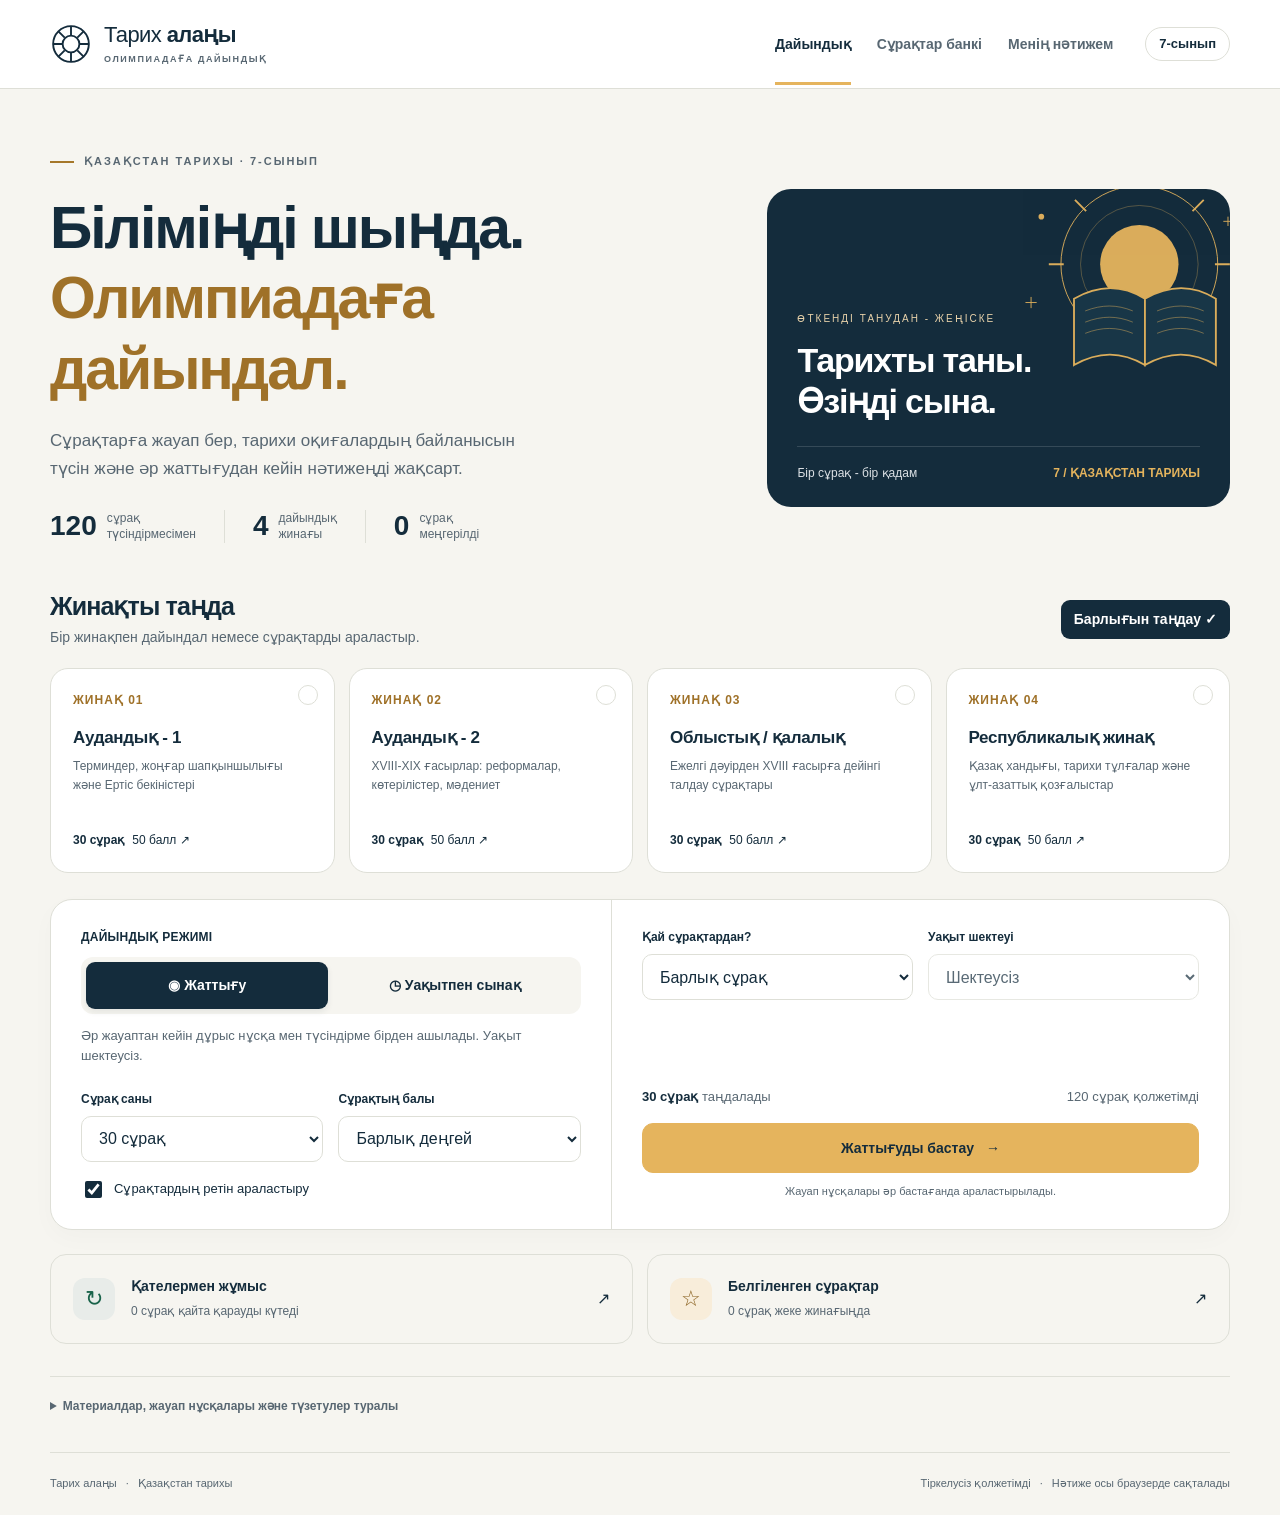
<file: quiz/7-synyp-olimpiada/index.html>
<!doctype html>
<html lang="kk">
<head>
  <meta charset="utf-8">
  <meta name="viewport" content="width=device-width, initial-scale=1">
  <meta name="theme-color" content="#142c3c">
  <meta name="description" content="7-сынып Қазақстан тарихы олимпиадасына дайындық. Төрт құжаттағы 120 сұрақ, түсіндірмелер, уақытпен сынақ және қателермен жұмыс.">
  <title>Тарих алаңы | 7-сынып олимпиада куизі</title>
  <link rel="icon" href="./favicon.svg" type="image/svg+xml">
  <link rel="stylesheet" href="./style.css?v=1">
  <script src="./data.js?v=1" defer></script>
  <script src="./quiz-core.js?v=1" defer></script>
  <script src="./app.js?v=1" defer></script>
</head>
<body>
  <a href="#main" class="skip-link">Негізгі мазмұнға өту</a>
  <header class="header">
    <div class="header-inner">
      <a class="brand" href="#home" aria-label="Тарих алаңы - басты бет">
        <svg viewBox="0 0 40 40" aria-hidden="true"><circle cx="20" cy="20" r="17"/><circle cx="20" cy="20" r="8"/><path d="M20 3v9m0 16v9M3 20h9m16 0h9M8 8l6 6m12 12 6 6M8 32l6-6m12-12 6-6"/></svg>
        <span>Тарих <b>алаңы</b><small>ОЛИМПИАДАҒА ДАЙЫНДЫҚ</small></span>
      </a>
      <nav aria-label="Негізгі мәзір">
        <a href="#home" data-nav="home">Дайындық</a>
        <a href="#bank" data-nav="bank">Сұрақтар банкі</a>
        <a href="#progress" data-nav="progress">Менің нәтижем</a>
      </nav>
      <span class="grade-tag">7-сынып</span>
    </div>
  </header>
  <main id="main" tabindex="-1"><div class="loading">Сұрақтар жүктелуде…</div></main>
  <footer class="footer">
    <span>Тарих алаңы <span class="dot">·</span> Қазақстан тарихы</span>
    <span>Тіркелусіз қолжетімді <span class="dot">·</span> Нәтиже осы браузерде сақталады</span>
  </footer>
  <div id="toast" class="toast" role="status" aria-live="polite" hidden></div>
  <dialog id="confirm-dialog" aria-labelledby="dialog-title">
    <h2 id="dialog-title"></h2><p id="dialog-text"></p>
    <div class="button-row"><button class="button secondary" id="dialog-cancel">Жалғастыру</button><button class="button" id="dialog-confirm">Аяқтау</button></div>
  </dialog>
  <noscript><p class="no-script">Куизді орындау үшін браузерде JavaScript қосулы болуы керек.</p></noscript>
</body>
</html>
</file>
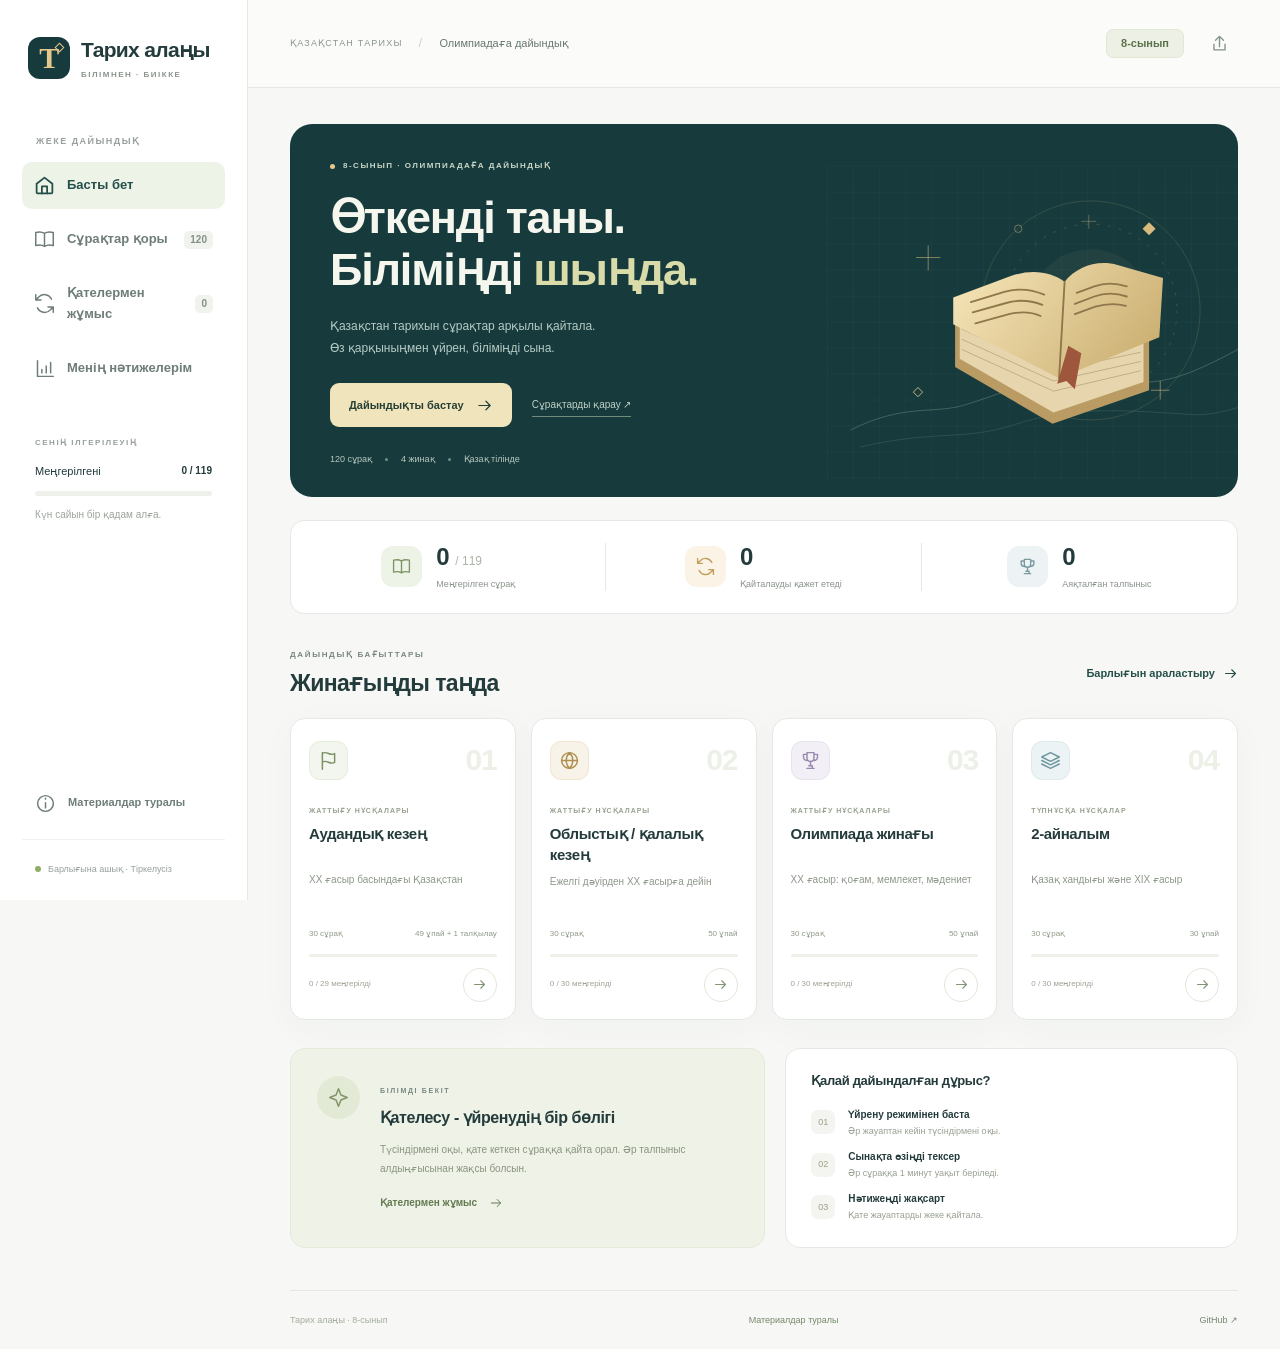
<file: quiz/8-synyp-olimpiada/index.html>
<!doctype html>
<html lang="kk">
<head>
  <meta charset="utf-8">
  <meta name="viewport" content="width=device-width,initial-scale=1">
  <meta name="theme-color" content="#173b3d">
  <meta name="description" content="8-сынып Қазақстан тарихы олимпиадасына дайындық: 120 сұрақ, 4 жинақ, жауап түсіндірмелері және қателермен жұмыс. Тегін, тіркелусіз.">
  <title>Тарих алаңы · 8-сынып олимпиадасы</title>
  <meta name="robots" content="index,follow">
  <link rel="canonical" href="https://kanatovicharman-sudo.github.io/zhangir-murasy/quiz/8-synyp-olimpiada/">
  <meta property="og:type" content="website">
  <meta property="og:locale" content="kk_KZ">
  <meta property="og:title" content="Тарих алаңы · 8-сынып олимпиадасы">
  <meta property="og:description" content="Қазақстан тарихынан 120 сұрақ, 4 жинақ және жауап түсіндірмелері. Барлығына ашық, тегін және тіркелусіз.">
  <meta property="og:url" content="https://kanatovicharman-sudo.github.io/zhangir-murasy/quiz/8-synyp-olimpiada/">
  <link rel="icon" href="favicon.svg" type="image/svg+xml">
  <link rel="stylesheet" href="style.css?v=90b4de9a7c51">
  <script src="data.js?v=c8f4318b3b36" defer></script>
  <script src="core.js?v=f978ddb66fe6" defer></script>
  <script src="app.js?v=517b5389cea0" defer></script>
</head>
<body>
  <a class="skip-link" href="#content">Мазмұнға өту</a>
  <aside class="sidebar">
    <a href="#home" class="brand" aria-label="Тарих алаңы - басты бет"><span class="brandmark" aria-hidden="true">Т</span><span>Тарих алаңы<small>БІЛІМНЕН · БИІККЕ</small></span></a>
    <div class="side-caption">ЖЕКЕ ДАЙЫНДЫҚ</div>
    <nav id="navigation" aria-label="Негізгі мәзір">
      <a href="#home" data-nav="home"><span data-icon="home"></span>Басты бет</a>
      <a href="#bank" data-nav="bank"><span data-icon="book"></span>Сұрақтар қоры<span class="nav-count">120</span></a>
      <a href="#mistakes" data-nav="mistakes"><span data-icon="repeat"></span>Қателермен жұмыс<span id="wrong-count" class="nav-count">0</span></a>
      <a href="#stats" data-nav="stats"><span data-icon="chart"></span>Менің нәтижелерім</a>
    </nav>
    <div class="side-progress"><div class="side-caption">СЕНІҢ ІЛГЕРІЛЕУІҢ</div><div class="progress-label"><span>Меңгерілгені</span><strong id="mastered-label">0 / 119</strong></div><div class="track"><span id="mastered-bar"></span></div><p>Күн сайын бір қадам алға.</p></div>
    <div class="side-bottom"><a href="#sources" data-nav="sources"><span data-icon="info"></span>Материалдар туралы</a><div class="side-note"><span class="status-dot"></span>Барлығына ашық · Тіркелусіз</div></div>
  </aside>
  <div class="shell">
    <header class="topbar"><div class="breadcrumb">ҚАЗАҚСТАН ТАРИХЫ<span>/</span><strong id="page-label">Олимпиадаға дайындық</strong></div><div class="top-actions"><span class="class-pill">8-сынып</span><button type="button" id="share-link" class="icon-button" aria-label="Сайт сілтемесін көшіру" title="Сілтемені көшіру"><span data-icon="share"></span></button></div></header>
    <main id="content" tabindex="-1"><div class="loading">Сұрақтар жүктелуде…</div></main>
    <footer class="footer"><span>Тарих алаңы · 8-сынып</span><a href="#sources">Материалдар туралы</a><a href="https://github.com/kanatovicharman-sudo/zhangir-murasy/tree/main/quiz/8-synyp-olimpiada" target="_blank" rel="noopener noreferrer">GitHub <span aria-hidden="true">↗</span></a></footer>
  </div>
  <dialog id="setup-dialog" aria-labelledby="setup-title"><form id="setup-form" class="modal-content"><div class="modal-top"><span class="eyebrow">ДАЙЫНДЫҚ ПАРАМЕТРЛЕРІ</span><button type="button" class="icon-button" data-close="setup-dialog" aria-label="Жабу">✕</button></div><h2 id="setup-title">Өзіңе ыңғайлысын таңда</h2><p id="setup-description" class="muted"></p><input type="hidden" id="setup-stage" value="all"><input type="hidden" id="setup-pool" value="all"><fieldset class="mode-field"><legend>Дайындық түрі</legend><label class="mode-choice"><input type="radio" name="mode" value="learn" checked><span><strong>Үйрену</strong><small>Әр жауаптан кейін түсіндірме</small></span><span data-icon="book"></span></label><label class="mode-choice"><input type="radio" name="mode" value="exam"><span><strong>Сынақ</strong><small>Уақытпен, жауаптар соңында</small></span><span data-icon="clock"></span></label></fieldset><label class="input-label" for="question-count">Сұрақ саны</label><select id="question-count"><option value="10">10 сұрақ</option><option value="20">20 сұрақ</option><option value="30">30 сұрақ</option><option value="all">Барлық сұрақ</option></select><label class="checkbox-label"><input type="checkbox" id="randomize" checked>Сұрақтарды араластыру</label><p id="setup-hint" class="small muted">Жауап нұсқалары әр бастағанда араласады.</p><p id="replace-attempt-note" class="notice small" hidden>Жаңа дайындықты бастасаң, аяқталмаған талпыныс ауыстырылады.</p><button class="button primary wide" type="submit">Дайындықты бастау <span aria-hidden="true">→</span></button></form></dialog>
  <dialog id="confirm-dialog" aria-labelledby="confirm-title"><div class="modal-content"><div class="modal-top"><span class="eyebrow">ТАЛПЫНЫСТЫ АЯҚТАУ</span><button type="button" class="icon-button" data-close="confirm-dialog" aria-label="Жабу">✕</button></div><h2 id="confirm-title">Нәтижеге өтейік пе?</h2><p id="confirm-message" class="muted"></p><div class="button-row"><button type="button" class="button secondary" data-close="confirm-dialog">Жалғастыру</button><button type="button" id="confirm-finish" class="button primary">Аяқтау</button></div></div></dialog>
  <dialog id="reset-dialog" aria-labelledby="reset-title"><div class="modal-content"><h2 id="reset-title">Нәтижелерді тазарту</h2><p class="muted">Осы браузердегі талпыныстар тарихы, белгілер және аяқталмаған дайындық өшіріледі.</p><div class="button-row"><button type="button" class="button secondary" data-close="reset-dialog">Бас тарту</button><button type="button" id="confirm-reset" class="button danger">Тазарту</button></div></div></dialog>
  <div id="toast" class="toast" role="status" hidden></div>
  <noscript><p class="noscript">Куизді пайдалану үшін браузерде JavaScript қосулы болуы керек.</p></noscript>
</body>
</html>
</file>
<file: style.css>
:root{--green:#173e34;--green2:#245847;--cream:#f6f5ef;--paper:#fffefa;--gold:#b59a5f;--ink:#263b32;--muted:#72786e;--line:#e4e5da;--serif:Georgia,'Times New Roman',serif;--sans:Arial,'Helvetica Neue',sans-serif}
*{box-sizing:border-box}html{scroll-behavior:smooth}body{margin:0;background:var(--cream);color:var(--ink);font:15px/1.65 var(--sans)}button,a,input{touch-action:manipulation}button,a{ -webkit-tap-highlight-color:transparent}button{font:inherit;cursor:pointer}button:disabled{cursor:default}a{color:inherit;text-decoration:none}button:focus-visible,a:focus-visible,summary:focus-visible{outline:3px solid var(--gold);outline-offset:5px}button{color:inherit}img{display:block;max-width:100%}button[hidden],[hidden]{display:none!important}h1,h2,h3,p{margin-top:0}h1,h2,h3{line-height:1.2}h1,h2{font-family:var(--serif);font-weight:400}h1{font-size:clamp(36px,4vw,58px);letter-spacing:-1.5px}h2{font-size:34px;letter-spacing:-.6px}h3{font-size:19px;font-weight:500}p{color:var(--muted)}small{font-size:12px}sup a{font:11px var(--sans);color:#8c7037}.skip{position:fixed;top:-60px;background:var(--green);color:white;padding:10px;z-index:100}.skip:focus{top:10px}.sidebar{position:fixed;inset:0 auto 0 0;width:254px;padding:35px 22px 22px;background:var(--paper);border-right:1px solid var(--line);display:flex;flex-direction:column;z-index:30;overflow:auto}.brand{display:flex;align-items:center;gap:12px;margin-bottom:38px;padding:0 8px;color:var(--green);font-family:var(--serif);font-size:25px;letter-spacing:1.4px;line-height:1.1}.brand small{display:block;font:8px/1.5 var(--sans);letter-spacing:1.3px;margin-top:7px}.brandseal{display:grid;place-items:center;flex-shrink:0;width:43px;height:49px;border:1px solid var(--gold);border-radius:22px 22px 3px 3px;font-size:29px;color:var(--gold)}.navlabel{font-size:9px;letter-spacing:1.5px;color:#969b8e;margin:25px 12px 10px}.sidebar>.navlabel{margin-top:0}nav a{display:flex;align-items:center;gap:12px;min-height:46px;border-radius:6px;padding:9px 12px;margin:3px 0;color:#68756a;font-size:12px;font-weight:500;transition:background .2s}nav a:hover{background:#f1f2eb}nav a.active{color:var(--green);background:#e9eee6;font-weight:700}.navicon{width:20px;text-align:center;font-size:21px;line-height:1;font-weight:400}.navcount{margin-left:auto;background:#e1e7dc;font-size:10px;padding:0 6px;border-radius:3px}.sidebarfoot{margin-top:auto;padding:32px 12px 0}.smallornament{font-size:15px;color:var(--gold);letter-spacing:7px}.sidebarfoot p{color:var(--green);font:21px/1.4 var(--serif);margin:16px 0}.sidebarfoot small{font-size:9px;color:#929789}.shell{margin-left:254px}.topbar{height:82px;border-bottom:1px solid var(--line);padding:0 46px;display:flex;align-items:center;justify-content:space-between;font-size:9px;letter-spacing:1.1px}.topdot{display:inline-block;width:6px;height:6px;border-radius:50%;background:var(--green);margin-right:10px}.crumb{color:#91988b;letter-spacing:0;margin-left:13px}.toplink{font-size:11px;letter-spacing:0}.toplink span{margin-left:12px;font-size:18px}main{max-width:1500px;margin:auto;min-height:calc(100vh - 165px);padding:37px 46px 70px}.eyebrow{font-size:10px;letter-spacing:2px;color:#8a794e;font-weight:600;margin-bottom:22px;display:flex;align-items:center;gap:10px}.eyebrow:before{content:'';height:1px;width:26px;background:var(--gold)}.hero{display:grid;grid-template-columns:1.02fr 1fr;gap:32px;align-items:center;padding:12px 0 45px}.hero h1{font-size:clamp(34px,3.6vw,56px);line-height:1.13;margin-bottom:24px}.hero h1 em{font-style:normal;color:#71916f}.hero .lead{font-size:14px;line-height:1.9;max-width:410px}.herobtns{display:flex;align-items:center;gap:20px;margin-top:28px;flex-wrap:wrap}.btn{display:inline-flex;align-items:center;justify-content:center;gap:24px;background:var(--green);color:#fff;min-height:46px;padding:10px 20px;border:1px solid var(--green);border-radius:4px;font-size:12px;transition:background .2s}.btn:hover{background:var(--green2)}.btn.outline{background:transparent;color:var(--green);border-color:#b9c4b5}.btn.outline:hover{background:#eaf0e7}.textlink{font-size:12px;border:0;background:none;padding:10px 0;display:inline-flex;gap:12px;align-items:center}.herofigure{position:relative;padding:14px;background:#e5e7d9;border-radius:90px 4px 4px 4px}.herofigure:before{content:'';position:absolute;inset:8px;border:1px solid #cbd1ba;border-radius:84px 2px 2px 2px;pointer-events:none}.heroimg{width:100%;aspect-ratio:1/1.04;object-fit:contain;background:#fcfcf8;border-radius:78px 2px 2px 2px}.heroimagebutton{width:100%;border:0;padding:0;background:transparent}.figurecaption{display:flex;justify-content:space-between;font-size:9px;letter-spacing:.5px;padding:10px 3px 1px;color:#63705e}.figurecaption span:last-child{color:#87937b}.imagebadge{position:absolute;bottom:61px;left:-19px;padding:12px 20px;background:var(--paper);box-shadow:0 4px 22px #263b3210;border:1px solid #e2e5d8;border-radius:3px;font-size:11px;display:flex;gap:13px;align-items:center}.imagebadge strong{font:28px var(--serif);color:var(--green)}.statstrip{border-top:1px solid var(--line);border-bottom:1px solid var(--line);display:grid;grid-template-columns:repeat(4,1fr);padding:23px 0;margin-bottom:41px}.stat{padding:0 23px;border-right:1px solid var(--line);display:flex;align-items:center;gap:12px}.stat:first-child{padding-left:0}.stat:last-child{border:0}.stat strong{font:30px var(--serif);white-space:nowrap}.stat span{font-size:10px;line-height:1.6;color:var(--muted)}.sectionhead{display:flex;justify-content:space-between;align-items:flex-end;gap:20px;margin:0 0 23px}.sectionhead h2{font-size:28px;margin-bottom:5px}.sectionhead p{font-size:12px;margin:0}.chaptergrid{display:grid;grid-template-columns:repeat(3,1fr);gap:15px}.chapter{display:block;background:var(--paper);border:1px solid var(--line);border-radius:5px;padding:24px;transition:transform .2s,border-color .2s}.chapter:hover{transform:translateY(-3px);border-color:#a6b79e}.chapternum{font:italic 30px var(--serif);color:var(--gold);margin-bottom:27px;display:block}.chapter h3{font:23px var(--serif);margin-bottom:12px}.chapter p{font-size:12px;line-height:1.8;margin-bottom:20px}.chapterfoot{display:flex;justify-content:space-between;border-top:1px solid var(--line);padding-top:14px;font-size:9px;color:#858c7b}.bottomcallout{display:grid;grid-template-columns:1fr auto;gap:22px;background:var(--green);color:white;padding:28px 33px;margin-top:28px;border-radius:5px;align-items:center;position:relative;overflow:hidden}.bottomcallout:after{content:'◇';position:absolute;right:190px;font-size:130px;line-height:1;color:#ffffff0a;pointer-events:none}.bottomcallout h3{font:25px var(--serif);margin-bottom:7px}.bottomcallout p{font-size:12px;color:#b8c7b7;margin-bottom:0}.bottomcallout .btn{background:#e1d6b5;color:var(--green);border:0}.footer{border-top:1px solid var(--line);padding:23px 46px;display:flex;justify-content:space-between;font-size:10px;color:#8a9384;gap:15px}.footdiamond{color:var(--gold);margin-left:14px}.pageintro{max-width:740px;margin-bottom:34px}.pageintro h1{margin-bottom:17px}.pageintro p{font-size:15px;line-height:1.85}.tag{display:inline-flex;align-items:center;gap:5px;background:#e8eee3;padding:4px 10px;color:#486044;font-size:10px;border-radius:3px}.tag.gold{background:#f0e9d8;color:#8b7444}.tag.neutral{background:#eeeee7;color:#737b6b}.grid2{display:grid;grid-template-columns:1fr 1fr;gap:20px}.panel{border:1px solid var(--line);background:var(--paper);padding:28px;border-radius:5px}.panel h2{font-size:26px;margin-bottom:17px}.panel h3{font-size:18px}.panel p{font-size:14px}.panel p:last-child{margin-bottom:0}.wide{grid-column:1/-1}.statement{font:29px/1.5 var(--serif);color:var(--green);margin:0}.numberlist{list-style:none;margin:0;padding:0;counter-reset:items}.numberlist li{counter-increment:items;padding:15px 0 15px 37px;border-bottom:1px solid var(--line);position:relative;font-size:14px;color:#677363}.numberlist li:before{content:counter(items,decimal-leading-zero);position:absolute;left:0;color:var(--gold);font:20px var(--serif)}.numberlist li:last-child{border:0}.methodrow{display:flex;flex-wrap:wrap;gap:9px}.methodrow span{background:#f0f1e9;border-radius:30px;padding:8px 15px;font-size:12px}.subhead{margin:40px 0 20px}.subhead h2{margin-bottom:8px}.subhead p{font-size:13px}.timeline{border-left:1px solid #cbd3c1;margin:30px 0 30px 10px;padding-left:34px}.timeline details{position:relative;padding:0 0 25px}.timeline details:before{content:'';position:absolute;left:-40px;top:17px;width:11px;height:11px;border:2px solid var(--gold);border-radius:50%;background:var(--cream)}summary{cursor:pointer;list-style:none}summary::-webkit-details-marker{display:none}.timeline summary{display:grid;grid-template-columns:83px 1fr 25px;gap:15px;align-items:center;padding:9px 0}.timeline summary strong{font:27px var(--serif);color:var(--green)}.timeline summary span{font-size:16px}.timeline summary:after{content:'+';font-size:22px;color:var(--gold)}details[open]>summary:after{content:'−'}.timeline details p{margin:12px 40px 0 98px;font-size:14px;max-width:700px}.historytopics{display:grid;grid-template-columns:1fr 1fr;gap:15px}.historytopics details{border:1px solid var(--line);padding:23px;background:var(--paper);border-radius:5px}.historytopics summary{display:flex;justify-content:space-between;font:22px/1.4 var(--serif);gap:12px}.historytopics summary:after{content:'+';color:var(--gold)}.historytopics p{font-size:14px;margin:20px 0 0}.note{font-size:12px;color:#77816d;line-height:1.8;margin-top:17px}.gallerygrid{display:grid;grid-template-columns:1.4fr 1fr;gap:16px}.gallerytile{position:relative;background:#fff;border:1px solid var(--line);border-radius:5px;overflow:hidden;text-align:left;padding:0}.gallerytile:first-child{grid-row:span 2}.gallerytile img{width:100%;aspect-ratio:1.8;object-fit:contain;background:#fcfcfa;transition:transform .3s}.gallerytile:first-child img{aspect-ratio:1.05}.gallerytile:hover img{transform:scale(1.025)}.gallerytile:nth-child(4){grid-column:1/-1}.gallerytile:nth-child(4) img{aspect-ratio:2.8;object-fit:contain}.tilecaption{padding:13px 18px;display:flex;justify-content:space-between;align-items:center;font-size:12px;gap:12px;background:var(--paper);border-top:1px solid var(--line)}.tilecaption b{font-weight:400;color:var(--gold);font-size:20px}.objects{display:grid;grid-template-columns:repeat(3,1fr);gap:15px}.object{padding:25px 23px;background:var(--paper);border:1px solid var(--line);border-radius:5px}.object .objectnum{display:block;font:32px var(--serif);color:var(--gold);margin-bottom:24px}.object h3{font:23px var(--serif)}.object p{font-size:13px}.statusrow{display:flex;gap:8px;flex-wrap:wrap;margin-bottom:18px}.eventhero{display:grid;grid-template-columns:1fr 1fr;background:var(--green);border-radius:6px;overflow:hidden;color:white;margin-bottom:24px}.eventtext{padding:35px}.eventtext h2{font-size:34px}.eventtext p{font-size:14px;color:#c5d1c0}.eventtext .eyebrow{color:#d8c799}.eventart{display:grid;place-items:center;position:relative;background:#214b3d;overflow:hidden;padding:30px}.eventart svg{width:70%;max-width:210px;color:#b9bb87}.eventart:before{content:'';position:absolute;inset:20px;border:1px solid #d7ce9b33;border-radius:100px 100px 0 0}.journalgrid{display:grid;gap:17px}.journalcard{display:grid;grid-template-columns:70px 1fr;border:1px solid var(--line);background:var(--paper);border-radius:5px;overflow:hidden}.stageindex{font:36px var(--serif);color:var(--gold);border-right:1px solid var(--line);text-align:center;padding-top:26px;background:#f0f0e7}.stagebody{padding:24px 28px}.stagedate{font-size:10px;letter-spacing:.7px;color:#8e794c}.stagebody h2{font:24px/1.35 var(--serif);margin:12px 0 17px}.stagebody details summary{font-size:12px;color:var(--green);display:flex;align-items:center;gap:15px}.stagebody details summary:after{content:'+';color:var(--gold)}.stagebody p{font-size:13px}.stagesub{font-size:11px;color:var(--green);display:block;margin:20px 0 5px;letter-spacing:.5px}.planhero{display:flex;align-items:center;justify-content:space-between;gap:25px;padding:24px 28px;background:#e7ecde;border:1px solid #d7decb;border-radius:5px;margin-bottom:24px}.planhero h3{margin:0 0 6px;font:25px var(--serif)}.planhero p{font-size:12px;margin:0}.planfilters{display:flex;gap:8px;margin:25px 0;flex-wrap:wrap}.filter{border:1px solid #d7decf;background:transparent;border-radius:20px;padding:7px 16px;font-size:12px;min-height:38px}.filter.active{background:var(--green);color:#fff;border-color:var(--green)}.lessons{display:grid;gap:10px}.lesson{border:1px solid var(--line);background:var(--paper);border-radius:4px}.lesson summary{padding:19px 22px;display:grid;grid-template-columns:30px 85px 1fr 20px;gap:16px;align-items:center}.lesson summary:after{content:'+';font-size:22px;color:var(--gold)}.lessonnum{font:23px var(--serif);color:var(--gold)}.lessonmonth{font-size:12px;color:#819072}.lessontitle{font-size:14px;font-weight:500}.lessonbody{padding:0 58px 22px 168px;font-size:14px}.lessonbody p{margin:0}.lessonbody .btn{margin-top:17px}.lessoncount{font-size:11px;color:#87917c}.quizlayout{display:grid;grid-template-columns:1fr 290px;gap:22px;align-items:start}.quizcard{background:var(--paper);border:1px solid var(--line);border-radius:6px;padding:30px}.quizmeta{display:flex;justify-content:space-between;font-size:11px;color:#7a866f;margin-bottom:15px}.quizprogress{height:3px;background:#e5eadf;margin-bottom:30px}.quizprogress span{display:block;height:100%;background:var(--gold);transition:width .3s}.quizquestion{font:27px/1.4 var(--serif);margin-bottom:25px}.answerlist{display:grid;gap:10px}.answer{border:1px solid #dce1d4;padding:14px 16px;background:transparent;border-radius:4px;text-align:left;font-size:14px;min-height:53px;display:flex;align-items:center;gap:12px}.answerletter{font:18px var(--serif);color:#9aa18e}.answer:hover:enabled{background:#edf0e5;border-color:#a6b594}.answer.correct{background:#e8f1e2;border-color:#819e6c}.answer.wrong{background:#f7e9e1;border-color:#bd9989}.answerfeedback{margin-top:20px;padding:18px;background:#f0f2e8;border-radius:4px;font-size:13px}.answerfeedback strong{display:block;margin-bottom:6px}.answerfeedback p{margin:0}.quiznext{margin-top:20px}.quizside{background:var(--green);color:white;padding:27px;border-radius:5px}.quizside h3{font:26px var(--serif)}.quizside p{color:#c1ceb8;font-size:13px}.quizside ul{padding-left:18px;color:#c1ceb8;font-size:13px}.resultscore{font:76px var(--serif);color:var(--green);margin:20px 0}.scorelabel{font-size:18px;color:#7c8a71}.tabs{display:flex;gap:22px;border-bottom:1px solid var(--line);margin:30px 0}.tab{background:transparent;border:0;border-bottom:2px solid transparent;padding:14px 5px;font-size:14px;min-height:48px}.tab.active{border-color:var(--green);color:var(--green);font-weight:700}.orderpool,.orderchosen{display:grid;gap:9px}.orderitem{border:1px solid var(--line);background:var(--paper);border-radius:5px;padding:15px 18px;text-align:left;display:flex;gap:14px;align-items:center;font-size:13px;min-height:53px}.orderitem:hover{border-color:var(--gold)}.orderitem .orderindex{font:22px var(--serif);color:var(--gold);width:25px}.orderchosen{border:1px dashed #bdc8b0;padding:14px;min-height:100px;background:#eef1e6;border-radius:5px}.orderempty{margin:12px;font-size:13px}.orderremove{margin-left:auto;font-size:18px;color:#8d997d}.orderresult{margin-top:25px}.sourceintro{border-bottom:1px solid var(--line);padding:0 0 22px;margin-bottom:0;color:#6b7862;font-size:13px}.sourcelist{list-style:none;margin:0;padding:0;counter-reset:src}.sourcelist li{padding:23px 0 23px 50px;border-bottom:1px solid var(--line);position:relative;font-size:14px;line-height:1.8;scroll-margin-top:30px}.sourcelist li:before{counter-increment:src;content:'0' counter(src);font:25px var(--serif);color:var(--gold);position:absolute;left:0}.sourcelist a{color:var(--green);text-decoration:underline;text-underline-offset:3px;overflow-wrap:anywhere}.conclusion{margin-top:30px}.article{max-width:850px;margin:auto}.article h2{margin-top:40px;font-size:27px}.article p{font-size:15px;line-height:1.9;color:#65705f}.article .btn{margin-bottom:30px}.article-title{font-size:40px}.galleryhead{display:flex;align-items:center;justify-content:space-between;padding:17px 25px;gap:20px;border-bottom:1px solid var(--line);background:var(--paper)}.galleryhead h2{font:21px var(--serif);margin:3px 0}.galleryhead small{color:#8c967f;font-size:10px}.gallerytools{display:flex;gap:8px}.gallerytools button,.gallerytools a{display:grid;place-items:center;background:#f0f2e9;border:1px solid var(--line);width:42px;height:42px;border-radius:4px;font-size:23px}dialog{border:1px solid var(--line);border-radius:8px;padding:0;width:min(1150px,96vw);max-height:95dvh;background:var(--paper);color:var(--green);overflow:hidden}dialog::backdrop{background:#15291fe0;backdrop-filter:blur(6px)}.galleryviewport{max-height:72dvh;overflow:auto;background:#f7f7f3;text-align:center}.galleryviewport img{width:100%;height:auto;max-height:72dvh;object-fit:contain;margin:auto}.galleryviewport.zoomed img{max-height:none;max-width:none;width:180%;height:auto}.gallerybottom{display:flex;justify-content:space-between;align-items:center;padding:14px 25px;gap:10px}.gallerybottom button{border:0;background:#edf0e4;border-radius:4px;padding:10px 15px;font-size:12px}.gallerybottom span{font-size:10px;color:#7c8771}.toast{position:fixed;bottom:25px;left:50%;transform:translateX(-50%);padding:12px 20px;border-radius:4px;color:white;background:var(--green);z-index:100}.loading{padding:100px;text-align:center}.mobilebar,.veil{display:none}.planprint{display:none}
@media(min-width:1500px){main{padding-top:55px}.hero{gap:60px}.hero h1{font-size:64px}.hero .lead{font-size:16px;max-width:500px}.chapter p{font-size:14px}.herofigure{max-width:610px}.stat strong{font-size:37px}.stat span{font-size:12px}}
@media(max-width:1150px){.sidebar{width:222px;padding:29px 14px}.shell{margin-left:222px}.brand{font-size:23px;gap:8px}.brand small{font-size:7px}main{padding:30px 28px 55px}.topbar{padding:0 28px}.hero{gap:22px}.hero h1{font-size:40px}.hero .lead{font-size:13px}.stat{padding:0 14px;gap:9px}.stat strong{font-size:25px}.chapter{padding:20px}.chapter h3{font-size:21px}.quizlayout{grid-template-columns:1fr 240px}.crumb{display:none}.lessonbody{padding-left:35px}.lesson summary{grid-template-columns:25px 70px 1fr 15px;gap:12px}}
@media(max-width:850px){.mobilebar{display:flex;position:sticky;top:0;z-index:40;justify-content:space-between;align-items:center;height:65px;padding:0 23px;background:var(--paper);border-bottom:1px solid var(--line)}.mobilebrand{font:22px var(--serif);letter-spacing:2px}.mobilebrand span{font:12px var(--sans);letter-spacing:0;color:#819072;margin-left:9px}.mobilebar button{border:1px solid var(--line);background:transparent;border-radius:4px;width:39px;height:39px;font-size:21px}.sidebar{transform:translateX(-100%);transition:transform .2s;top:65px;width:270px}.sidebar.open{transform:translateX(0)}.veil:not([hidden]){display:block;position:fixed;inset:65px 0 0;background:#182b2280;z-index:25}.shell{margin-left:0}.topbar{height:55px}.toplink{font-size:10px}.hero h1{font-size:44px}.herofigure{margin-left:10px}.statstrip{margin-bottom:30px}.quizlayout{grid-template-columns:1fr 235px}.sidebarfoot{padding-top:20px}.footer{padding:22px 28px}}
@media(max-width:600px){body{font-size:14px}main{padding:26px 20px 40px}.topbar{padding:0 20px;font-size:8px;letter-spacing:.6px}.toplink{font-size:9px}.toplink span{margin-left:5px}.hero{grid-template-columns:1fr;padding-top:4px;gap:30px}.hero h1{font-size:42px;line-height:1.15}.hero .lead{font-size:14px;max-width:none}.eyebrow{font-size:9px;margin-bottom:17px}.herofigure{margin:0 0 0 15px;border-top-left-radius:75px}.heroimg{aspect-ratio:1.3;border-top-left-radius:60px}.imagebadge{bottom:48px;left:-15px;padding:9px 15px}.hero .btn{font-size:12px}.herobtns{gap:17px}.statstrip{grid-template-columns:1fr 1fr;gap:20px;padding:20px 0}.stat{border:0;padding:0}.stat:nth-child(2n){padding-left:20px;border-left:1px solid var(--line)}.stat strong{font-size:30px}.stat span{font-size:11px}.sectionhead{align-items:start}.sectionhead h2{font-size:26px}.sectionhead .textlink{font-size:10px;white-space:nowrap}.chaptergrid,.objects{grid-template-columns:1fr}.chapter{padding:22px}.chapternum{margin-bottom:17px}.chapter h3{font-size:25px}.chapter p{font-size:13px}.bottomcallout{grid-template-columns:1fr;padding:25px}.bottomcallout h3{font-size:27px}.bottomcallout .btn{justify-self:start}.footer{padding:22px 20px;flex-direction:column;font-size:10px;gap:6px}.pageintro h1{font-size:38px}.pageintro p{font-size:14px}.grid2,.historytopics,.eventhero,.quizlayout{grid-template-columns:1fr}.panel{padding:23px}.statement{font-size:25px}.timeline{padding-left:24px}.timeline details:before{left:-30px}.timeline summary{grid-template-columns:68px 1fr 15px;gap:10px}.timeline summary strong{font-size:24px}.timeline summary span{font-size:14px}.timeline details p{margin:12px 10px 0 0;font-size:13px}.gallerygrid{grid-template-columns:1fr 1fr;gap:11px}.gallerytile:first-child{grid-column:1/-1;grid-row:auto}.gallerytile:first-child img{aspect-ratio:1.25}.gallerytile img{aspect-ratio:1;object-fit:contain}.gallerytile:nth-child(4){grid-column:auto}.gallerytile:nth-child(4) img{aspect-ratio:1}.tilecaption{padding:10px;font-size:10px}.tilecaption b{display:none}.eventtext{padding:26px}.eventart{height:190px}.eventart svg{max-height:150px}.journalcard{grid-template-columns:43px 1fr}.stageindex{font-size:25px}.stagebody{padding:21px 18px}.stagebody h2{font-size:22px}.stagedate{font-size:9px}.planhero{flex-direction:column;align-items:start;padding:23px}.lesson summary{grid-template-columns:25px 1fr 18px;gap:10px;padding:16px}.lessonmonth{grid-column:2;font-size:10px}.lessontitle{grid-column:2;grid-row:2;font-size:13px}.lessonnum{grid-row:1/3}.lesson summary:after{grid-column:3;grid-row:1/3}.lessonbody{padding:0 22px 22px 50px;font-size:13px}.planfilters{gap:6px}.filter{font-size:11px;padding:7px 13px}.quizcard{padding:23px}.quizquestion{font-size:25px}.quizside{padding:23px}.galleryhead{padding:13px;gap:10px}.galleryhead h2{font-size:16px}.gallerytools{gap:4px}.gallerytools button,.gallerytools a{width:34px;height:36px;font-size:19px}.gallerybottom{padding:10px}.gallerybottom button{font-size:10px;padding:9px}.gallerybottom span{display:none}.sourcelist li{padding-left:40px;font-size:13px}.article p{font-size:14px}.loading{padding:80px 0}.tabs{gap:14px}.tab{font-size:12px}}
@media(prefers-reduced-motion:reduce){*,*:before,*:after{scroll-behavior:auto!important;transition:none!important}}
@media print{.sidebar,.topbar,.mobilebar,.footer,.btn,.planfilters,.tabs,.toplink,.herobtns,.skip{display:none!important}.shell{margin:0}body{background:white;color:black}main{padding:0;max-width:none}.lesson{break-inside:avoid}.lessonbody{display:block!important}.lesson summary{padding:10px}.lessonbody{padding:10px}.planhero{background:none}.pageintro h1{font-size:30px}.lessons{gap:4px}.lesson summary:after{display:none}details>div{display:block!important}}
</file>
<file: quiz/7-synyp-olimpiada/style.css>
:root{--ink:#142c3c;--muted:#586772;--paper:#f6f5f0;--white:#fff;--line:#dedfd7;--gold:#e5b45d;--gold-light:#f8edda;--green:#19634a;--green-light:#eaf4ee;--red:#a43835;--red-light:#fff0ed;--radius:20px;--shadow:0 8px 24px #142c3c06}
*{box-sizing:border-box}html{scroll-behavior:smooth}body{margin:0;background:var(--paper);color:var(--ink);font-family:Inter,"Segoe UI",Arial,sans-serif;font-size:16px;line-height:1.6}button,input,select{font:inherit}button,a,input,select,summary{-webkit-tap-highlight-color:transparent}button,a,summary{touch-action:manipulation}button{cursor:pointer}a{color:inherit}button:disabled{cursor:not-allowed;opacity:.5}button:focus-visible,a:focus-visible,input:focus-visible,select:focus-visible,summary:focus-visible{outline:3px solid #317d95;outline-offset:4px}button{color:inherit}h1,h2,h3,p{margin-top:0}h1,h2,h3{line-height:1.2;letter-spacing:-.035em}h1{font-size:clamp(34px,4.6vw,60px);font-weight:750}h2{font-size:27px}h3{font-size:20px}p:last-child{margin-bottom:0}.skip-link{position:fixed;top:-100px;left:16px;z-index:99;background:var(--ink);color:#fff;padding:12px}.skip-link:focus{top:12px}.header{background:#fff;border-bottom:1px solid var(--line)}.header-inner{max-width:1240px;padding:23px 30px;margin:auto;display:flex;align-items:center;gap:32px}.brand{display:flex;gap:12px;align-items:center;text-decoration:none;line-height:1.1;white-space:nowrap;font-size:22px;letter-spacing:-.6px}.brand b{font-weight:750}.brand small{display:block;font-size:9px;letter-spacing:1.6px;font-weight:600;color:var(--muted);margin-top:7px}.brand svg{width:42px;height:42px;stroke:var(--ink);stroke-width:1.8;fill:none;flex-shrink:0}.header nav{display:flex;gap:26px;margin-left:auto}.header nav a{font-size:14px;font-weight:600;color:var(--muted);text-decoration:none;position:relative;white-space:nowrap}.header nav a.active{color:var(--ink)}.header nav a.active:after{content:"";height:3px;background:var(--gold);position:absolute;bottom:-30px;left:0;right:0}.grade-tag{border:1px solid var(--line);font-size:13px;font-weight:650;padding:6px 13px;border-radius:99px}.container{max-width:1240px;padding:0 30px;margin:auto}.hero{display:grid;grid-template-columns:1.4fr 1fr;gap:70px;padding-top:64px;padding-bottom:48px;align-items:center}.eyebrow{font-size:11px;letter-spacing:2px;text-transform:uppercase;font-weight:750;color:var(--muted);display:flex;gap:10px;align-items:center;margin:0 0 22px}.eyebrow:before{content:"";width:24px;height:2px;background:#a5772a;display:inline-block}.hero h1{margin:0 0 22px}.hero h1 span{color:#9f7128}.hero-copy{max-width:500px;color:var(--muted);font-size:17px;line-height:1.7}.hero-stats{display:flex;gap:28px;margin-top:26px}.hero-stat{display:flex;gap:10px;align-items:center}.hero-stat strong{font-size:28px;font-weight:750;line-height:1}.hero-stat span{font-size:12px;line-height:1.35;color:var(--muted)}.hero-stat+.hero-stat{border-left:1px solid var(--line);padding-left:28px}.hero-art{position:relative;background:var(--ink);color:#fff;border-radius:24px;padding:30px 30px 24px;overflow:hidden;min-height:318px;display:flex;flex-direction:column;justify-content:flex-end}.hero-art>svg{position:absolute;right:-12px;top:-19px;width:280px;max-width:84%;opacity:.95}.hero-art small{letter-spacing:2px;font-size:10px;color:#e8d2aa;position:relative}.hero-art h2{font-size:34px;margin:13px 0 24px;position:relative;max-width:260px;font-weight:600}.art-bottom{position:relative;border-top:1px solid #ffffff24;padding-top:17px;display:flex;justify-content:space-between;font-size:12px;color:#dce1e5}.art-bottom b{color:var(--gold)}.section-heading{display:flex;align-items:center;justify-content:space-between;gap:16px;margin-bottom:20px}.section-heading h2{margin:0;font-size:25px}.section-heading p{margin:5px 0 0;color:var(--muted);font-size:14px}.text-button{border:0;background:transparent;padding:8px 0;font-size:14px;font-weight:650;text-decoration:none;display:inline-flex;align-items:center;gap:8px}.text-button:hover{text-decoration:underline}.stage-grid{display:grid;grid-template-columns:repeat(4,1fr);gap:14px;margin-bottom:26px}.stage-card{position:relative;text-align:left;border:1px solid var(--line);background:var(--white);border-radius:18px;padding:22px;transition:transform .18s,border-color .18s,box-shadow .18s;display:flex;flex-direction:column;min-height:205px}.stage-card:hover{transform:translateY(-3px);box-shadow:var(--shadow)}.stage-card.selected{border:2px solid var(--ink);padding:21px;background:#fbfcfa}.stage-card .stage-n{color:#9f7128;font-size:12px;font-weight:750;letter-spacing:1px;margin-bottom:18px}.stage-card h3{font-size:17px;letter-spacing:-.3px;margin-bottom:8px}.stage-card p{font-size:12px;line-height:1.65;color:var(--muted);margin:0 0 18px}.stage-card .stage-bottom{margin-top:auto;font-size:12px;display:flex;justify-content:space-between;gap:8px}.stage-card .checkmark{position:absolute;right:16px;top:16px;width:20px;height:20px;border:1px solid var(--line);border-radius:50%;display:grid;place-items:center;font-size:12px}.stage-card.selected .checkmark{background:var(--ink);color:#fff;border-color:var(--ink)}.all-selected{background:var(--ink);color:#fff;border-radius:9px;padding:8px 13px}.setup-panel{background:#fff;border:1px solid var(--line);border-radius:22px;display:grid;grid-template-columns:1fr 1.1fr;overflow:hidden;margin-bottom:24px;box-shadow:var(--shadow)}.setup-left{padding:28px 30px;border-right:1px solid var(--line)}.setup-right{padding:28px 30px;display:flex;flex-direction:column;justify-content:space-between}.field-label{font-size:12px;font-weight:700;display:block;letter-spacing:.25px;margin-bottom:10px}.mode-switch{display:grid;grid-template-columns:1fr 1fr;gap:5px;background:var(--paper);border-radius:12px;padding:5px}.mode-button{border:0;background:transparent;border-radius:9px;padding:12px 8px;font-size:14px;font-weight:650}.mode-button.active{background:var(--ink);color:white;box-shadow:0 3px 6px #142c3c15}.mode-desc{font-size:13px;color:var(--muted);margin:12px 0 22px;min-height:42px}.form-row{display:grid;grid-template-columns:1fr 1fr;gap:15px}.field label{display:block;font-size:12px;font-weight:650;margin-bottom:7px}.field select,.search-input{display:block;width:100%;border:1px solid var(--line);border-radius:10px;background:#fff;color:var(--ink);padding:10px 13px;min-height:46px}.checkbox-line{display:flex;gap:9px;align-items:center;font-size:13px;margin-top:16px}.checkbox-line input{width:17px;height:17px;accent-color:var(--ink)}.start-meta{display:flex;justify-content:space-between;font-size:13px;color:var(--muted);margin-bottom:15px}.start-meta strong{color:var(--ink)}.button{display:inline-flex;align-items:center;justify-content:center;gap:12px;background:var(--ink);color:#fff;border:1px solid var(--ink);padding:13px 22px;border-radius:11px;min-height:48px;font-size:14px;font-weight:650;text-decoration:none;transition:background .15s}.button:hover{background:#24495d}.button.gold{background:var(--gold);color:var(--ink);border-color:var(--gold)}.button.gold:hover{background:#d7a24d}.button.secondary{background:white;color:var(--ink);border-color:var(--line)}.button.secondary:hover{background:var(--paper)}.button.small{font-size:12px;padding:7px 13px;min-height:37px;border-radius:8px}.button.block{width:100%}.button.danger{background:var(--red);border-color:var(--red)}.tip{font-size:11px;color:var(--muted);margin-top:10px;text-align:center}.button-row{display:flex;align-items:center;gap:10px;flex-wrap:wrap}.resume-banner{display:flex;justify-content:space-between;align-items:center;background:var(--gold-light);border:1px solid #e7d6b6;padding:17px 22px;border-radius:14px;margin-bottom:24px;gap:16px}.resume-banner p{margin:0;font-size:13px}.resume-banner strong{display:block;font-size:15px}.quick-actions{display:grid;grid-template-columns:1fr 1fr;gap:14px;margin-bottom:32px}.quick-action{background:transparent;border:1px solid var(--line);padding:20px 22px;border-radius:16px;text-align:left;display:flex;align-items:center;gap:16px}.quick-action .quick-icon{width:42px;height:42px;display:grid;place-items:center;flex-shrink:0;border-radius:12px;background:#e8ece9;font-size:22px;color:var(--green)}.quick-action:last-child .quick-icon{background:var(--gold-light);color:#8c6424}.quick-action strong{display:block;font-size:14px}.quick-action small{font-size:12px;color:var(--muted)}.quick-action .arrow{margin-left:auto}.method-note{border-top:1px solid var(--line);padding-top:20px;font-size:12px;color:var(--muted);margin-bottom:36px}.method-note summary{cursor:pointer;font-weight:650}.method-note p{margin-top:14px}.method-note ul{padding-left:19px}.source-file{font-size:11px;overflow-wrap:anywhere}.footer{max-width:1180px;border-top:1px solid var(--line);margin:30px auto 0;display:flex;align-items:center;justify-content:space-between;gap:16px;padding:22px 0;color:var(--muted);font-size:11px}.dot{padding:0 6px}.page-title{padding:42px 0 27px}.page-title h1{font-size:36px;margin-bottom:12px}.page-title p{color:var(--muted);margin:0;font-size:14px}.page-title .eyebrow{margin-bottom:13px}.quiz-topbar{display:flex;align-items:center;justify-content:space-between;padding:25px 0 20px;gap:15px}.quiz-topbar .text-button{font-size:13px}.quiz-label{font-size:13px;font-weight:650}.timer{display:flex;align-items:center;gap:8px;font-variant-numeric:tabular-nums;background:#fff;border:1px solid var(--line);padding:7px 12px;border-radius:9px;font-size:14px;min-width:85px;justify-content:center}.timer.urgent{background:var(--red-light);color:var(--red);border-color:#edc8c4}.quiz-layout{display:grid;grid-template-columns:minmax(0,1fr) 250px;gap:24px;align-items:start}.quiz-card{background:#fff;border:1px solid var(--line);border-radius:22px;padding:32px;min-width:0}.question-meta{display:flex;align-items:center;justify-content:space-between;gap:12px;font-size:12px;color:var(--muted);margin-bottom:15px}.pill{display:inline-block;padding:4px 9px;background:var(--paper);border:1px solid var(--line);border-radius:6px;font-size:10px;font-weight:650;line-height:1.4}.pill.correction{background:var(--gold-light);color:#7d5a22;border-color:#ebd5b1}.question-title{font-size:clamp(20px,2.25vw,28px);line-height:1.45;letter-spacing:-.55px;white-space:pre-line;margin:20px 0 26px;overflow-wrap:anywhere}.question-tools{display:flex;align-items:center;gap:8px}.bookmark-button{height:37px;min-width:37px;border:1px solid var(--line);border-radius:9px;background:white;font-size:19px}.bookmark-button.on{color:#8a5c13;background:var(--gold-light);border-color:#d5b580}.answers{display:grid;gap:11px}.answer{border:1px solid var(--line);background:#fff;border-radius:12px;padding:15px 18px;display:flex;gap:15px;align-items:center;text-align:left;width:100%;font-size:15px;line-height:1.5;min-height:65px;color:var(--ink);opacity:1!important}.answer:hover:not(:disabled){border-color:#7f919b;background:#f7f9f9}.answer-letter{border:1px solid var(--line);border-radius:7px;height:29px;width:29px;min-width:29px;display:grid;place-items:center;font-size:12px;font-weight:700;background:var(--paper)}.answer.selected{border:2px solid var(--ink);padding:14px 17px;background:#eef2f3}.answer.correct{border-color:#448467;background:var(--green-light)}.answer.correct .answer-letter{background:var(--green);color:white;border-color:var(--green)}.answer.wrong{border-color:#cc7e71;background:var(--red-light)}.answer.wrong .answer-letter{background:var(--red);color:white;border-color:var(--red)}.answer-mark{margin-left:auto;flex-shrink:0;font-weight:750}.answer:disabled{cursor:default}.feedback{padding:18px 20px;border-radius:12px;background:var(--green-light);margin-top:20px;border-left:3px solid var(--green);font-size:13px}.feedback.incorrect{background:var(--red-light);border-color:var(--red)}.feedback strong{display:block;font-size:15px;margin-bottom:7px}.feedback p{margin:8px 0}.provenance{margin-top:16px;font-size:12px;border-top:1px solid var(--line);padding-top:12px;color:var(--muted)}.provenance summary{cursor:pointer;font-weight:600}.provenance p{margin:10px 0;white-space:pre-line;overflow-wrap:anywhere}.provenance a{color:#246075;overflow-wrap:anywhere}.correction-box{margin-top:14px;border-radius:9px;background:#fbf4e6;padding:12px 14px;font-size:12px;color:#6f542a}.correction-box strong{display:inline;font-size:12px}.correction-box ul{margin:6px 0 0;padding-left:18px}.note-text{font-size:12px;color:var(--muted);margin-top:12px}.quiz-footer{display:flex;justify-content:space-between;align-items:center;gap:15px;margin-top:24px;border-top:1px solid var(--line);padding-top:20px}.keyboard-hint{font-size:10px;color:var(--muted);margin-top:18px;text-align:center}.sidebar{border:1px solid var(--line);background:#fff;border-radius:18px;padding:22px;position:sticky;top:20px}.sidebar h3{font-size:15px;margin-bottom:8px}.sidebar p{font-size:12px;color:var(--muted);margin-bottom:18px}.question-grid{display:grid;grid-template-columns:repeat(5,1fr);gap:6px}.question-number{border:1px solid var(--line);border-radius:6px;min-height:33px;min-width:0;background:var(--paper);font-size:11px;position:relative}.question-number.current{outline:2px solid var(--ink);outline-offset:1px}.question-number.answered{background:#dce6ea;border-color:#b5c7d0}.question-number.right{background:var(--green-light);border-color:#8db8a0;color:var(--green)}.question-number.wrong{background:var(--red-light);border-color:#dda599;color:var(--red)}.question-number.bookmarked:after{content:"";position:absolute;top:2px;right:2px;width:5px;height:5px;background:#aa771f;border-radius:50%}.side-legend{font-size:10px;color:var(--muted);margin-top:16px}.side-legend span{display:inline-flex;align-items:center;margin:3px 5px 3px 0;gap:5px}.side-legend i{width:8px;height:8px;display:inline-block;border-radius:2px;background:#dce6ea}.side-legend i.green{background:#8db8a0}.side-legend i.red{background:#dda599}.progress-track{height:5px;border-radius:4px;background:#e8ebe7;overflow:hidden;margin:15px 0 18px}.progress-track span{display:block;height:100%;background:var(--green);border-radius:inherit;transition:width .25s}.end-button{width:100%;margin-top:20px}.bank-toolbar{background:white;border:1px solid var(--line);padding:20px;border-radius:16px;display:grid;grid-template-columns:1.5fr 1fr 1fr;gap:14px;margin-bottom:18px}.bank-controls{display:flex;justify-content:space-between;align-items:center;gap:14px;margin:16px 0 22px}.bank-controls .checkbox-line{margin:0}.bank-count{font-size:13px;color:var(--muted)}.bank-item{border:1px solid var(--line);background:#fff;border-radius:14px;margin:12px 0;overflow:hidden}.bank-item>summary{cursor:pointer;padding:20px 22px;list-style:none;display:flex;align-items:flex-start;gap:15px;line-height:1.55}.bank-item>summary::-webkit-details-marker{display:none}.bank-no{font-size:11px;font-weight:650;color:var(--muted);background:var(--paper);padding:4px 7px;border-radius:5px;min-width:48px;text-align:center;line-height:1.5}.bank-summary{flex:1;white-space:pre-line;font-size:14px;overflow-wrap:anywhere}.bank-item>summary:after{content:"+";font-size:21px;color:var(--muted)}.bank-item[open]>summary:after{content:"−"}.bank-body{padding:0 22px 22px 85px;font-size:13px}.bank-answer{background:var(--green-light);padding:14px 17px;border-radius:10px;margin-bottom:13px}.bank-answer strong{color:var(--green)}.bank-body>.button-row{margin-top:15px}.bank-group{font-size:11px;color:var(--muted);display:block;margin-top:6px}.pagination{display:flex;justify-content:center;align-items:center;gap:16px;margin:30px 0}.pagination span{font-size:13px}.empty{border:1px dashed #bcc5bf;border-radius:18px;text-align:center;padding:45px 25px;color:var(--muted);margin:20px 0}.empty h3{color:var(--ink);font-size:20px}.empty p{font-size:14px}.stats-grid{display:grid;grid-template-columns:repeat(4,1fr);gap:14px;margin-bottom:26px}.stat-card{border:1px solid var(--line);border-radius:16px;background:#fff;padding:23px}.stat-card strong{display:block;font-size:32px;letter-spacing:-1px;line-height:1.1;margin-bottom:10px}.stat-card span{font-size:12px;color:var(--muted)}.stat-card.gold{background:var(--gold-light);border-color:#e8d4af}.progress-section{background:#fff;border:1px solid var(--line);border-radius:18px;padding:26px;margin:20px 0}.progress-section h2{font-size:21px;margin-bottom:23px}.group-progress{display:grid;grid-template-columns:180px 1fr 70px;gap:22px;align-items:center;margin:18px 0;font-size:13px}.group-progress .progress-track{margin:0;height:7px}.group-progress>span:last-child{text-align:right;color:var(--muted);font-size:12px}.history-scroll{overflow-x:auto}table{width:100%;border-collapse:collapse;font-size:13px}th,td{padding:14px 12px;text-align:left;border-bottom:1px solid var(--line);white-space:nowrap}th{font-size:11px;font-weight:600;color:var(--muted)}.result-hero{display:grid;grid-template-columns:200px 1fr;gap:35px;padding:34px;border-radius:22px;border:1px solid var(--line);background:#fff;margin:10px 0 24px;align-items:center}.score-ring{--score:0;position:relative;width:180px;height:180px;border-radius:50%;background:conic-gradient(var(--green) calc(var(--score)*1%),#e7ebe5 0);display:grid;place-items:center}.score-ring:before{content:"";position:absolute;inset:10px;border-radius:50%;background:white}.score-ring div{position:relative;text-align:center}.score-ring strong{font-size:44px;display:block;line-height:1.1;letter-spacing:-2px}.score-ring span{font-size:12px;color:var(--muted)}.result-copy h1{font-size:32px;margin-bottom:12px}.result-copy>p{font-size:14px;color:var(--muted)}.result-stats{display:flex;gap:28px;margin:20px 0}.result-stats span{font-size:12px;color:var(--muted)}.result-stats strong{display:block;font-size:22px;color:var(--ink)}.review-heading{margin:30px 0 20px;display:flex;justify-content:space-between;align-items:center;gap:10px}.review-heading h2{font-size:23px;margin:0}.review-heading select{border:1px solid var(--line);background:#fff;padding:9px 12px;border-radius:9px;font-size:12px;max-width:50%}.review-result{font-size:11px;font-weight:650;white-space:nowrap;padding-top:4px}.review-result.right{color:var(--green)}.review-result.wrong{color:var(--red)}.selected-answer{color:var(--red);font-size:12px;margin:0 0 12px}.toast{position:fixed;bottom:24px;left:50%;transform:translateX(-50%);background:var(--ink);color:#fff;box-shadow:0 8px 35px #142c3c40;padding:12px 20px;border-radius:11px;font-size:13px;z-index:100;max-width:calc(100% - 30px);text-align:center}.toast[hidden]{display:none}dialog{border:1px solid var(--line);border-radius:18px;max-width:460px;width:calc(100% - 32px);padding:28px;color:var(--ink);box-shadow:0 18px 80px #0003}dialog::backdrop{background:#142c3c70}dialog h2{font-size:24px;margin-bottom:14px}dialog p{font-size:14px;color:var(--muted);margin-bottom:22px}.loading{text-align:center;padding:100px 20px}.no-script{text-align:center;padding:20px}.loading:before{content:"";display:block;width:30px;height:30px;border:3px solid var(--line);border-top-color:var(--ink);border-radius:50%;animation:spin 1s linear infinite;margin:0 auto 15px}@keyframes spin{to{transform:rotate(360deg)}}.fade-in{animation:appear .28s ease-out}@keyframes appear{from{opacity:.5;transform:translateY(6px)}to{opacity:1;transform:translateY(0)}}
.timer[hidden]{display:none}
@media(min-width:1500px){.container,.header-inner{max-width:1300px}.hero{gap:100px;padding-top:75px;padding-bottom:60px}.hero-art{min-height:345px}}
@media(max-width:1000px){.header-inner{gap:18px;padding:20px 24px}.header nav{gap:18px}.header nav a{font-size:12px}.grade-tag{display:none}.header nav a.active:after{bottom:-29px}.hero{gap:30px;padding-top:42px}.hero-art{min-height:290px}.hero-art h2{font-size:29px}.hero-art>svg{right:-30px;top:-25px}.stage-grid{grid-template-columns:repeat(2,1fr)}.stage-card{min-height:170px}.stage-card .stage-n{margin-bottom:12px}.stage-card p{max-width:280px}.quiz-layout{grid-template-columns:minmax(0,1fr) 220px;gap:16px}.quiz-card{padding:25px}.sidebar{padding:18px}.footer{margin-left:30px;margin-right:30px}.setup-left,.setup-right{padding:24px}}
@media(max-width:720px){body{font-size:15px}.header-inner{padding:16px 20px;flex-wrap:wrap;gap:18px}.brand{font-size:20px}.brand svg{width:36px;height:36px}.brand small{font-size:8px}.header nav{width:100%;justify-content:space-between;margin:0;gap:10px;order:3}.header nav a{font-size:12px}.header nav a.active:after{bottom:-17px}.grade-tag{display:block;margin-left:auto;font-size:11px;padding:4px 9px}.container{padding:0 20px}.hero{padding:34px 0 30px;grid-template-columns:1fr;gap:26px}.hero h1{font-size:40px;max-width:520px}.eyebrow{font-size:10px;margin-bottom:15px}.hero-copy{font-size:15px}.hero-art{min-height:190px;padding:23px;display:none}.hero-art>svg{max-width:55%;width:220px;top:-25px}.hero-art h2{font-size:27px;margin:10px 0 15px}.hero-stats{gap:22px}.hero-stat+.hero-stat{padding-left:22px}.hero-stat strong{font-size:25px}.hero-stat span{font-size:11px}.section-heading{align-items:flex-start}.section-heading h2{font-size:23px}.section-heading p{font-size:12px}.section-heading .text-button{font-size:12px;flex-shrink:0}.stage-grid{gap:10px;margin-bottom:18px}.stage-card{border-radius:13px;padding:17px 15px;min-height:185px}.stage-card.selected{padding:16px 14px}.stage-card h3{font-size:15px;letter-spacing:-.4px}.stage-card p{font-size:11px;margin-bottom:15px}.stage-card .stage-bottom{font-size:10px}.stage-card .stage-n{font-size:10px}.stage-card .checkmark{right:12px;top:13px;width:17px;height:17px;font-size:10px}.setup-panel{grid-template-columns:1fr;border-radius:17px}.setup-left{border-right:0;border-bottom:1px solid var(--line)}.setup-left,.setup-right{padding:22px}.mode-desc{min-height:0;margin-bottom:19px}.setup-right .form-row{margin-bottom:20px}.quick-actions{gap:10px}.quick-action{padding:16px 12px;gap:10px;border-radius:12px}.quick-action .quick-icon{width:32px;height:32px;border-radius:9px;font-size:18px}.quick-action strong{font-size:12px}.quick-action small{font-size:10px}.quick-action .arrow{display:none}.resume-banner{padding:14px;align-items:flex-start}.resume-banner .button{padding:8px 12px;min-height:40px;flex-shrink:0;font-size:12px}.resume-banner strong{font-size:13px}.resume-banner p{font-size:11px}.footer{margin:20px 20px 0;flex-direction:column;gap:5px;align-items:flex-start;font-size:10px;padding:20px 0}.quiz-layout{grid-template-columns:1fr}.sidebar{position:static;order:2;padding:20px}.question-grid{grid-template-columns:repeat(10,1fr);gap:7px}.question-number{min-height:35px}.quiz-card{padding:22px 18px;border-radius:17px}.quiz-topbar{padding-top:18px;gap:10px;flex-wrap:wrap}.quiz-label{font-size:12px}.quiz-topbar .text-button{font-size:12px}.timer{font-size:12px;min-width:75px}.question-title{font-size:22px;margin-top:17px;line-height:1.45}.question-meta{font-size:11px;align-items:flex-start;flex-wrap:wrap}.answer{font-size:14px;padding:13px 12px;gap:12px;min-height:62px}.answer.selected{padding:12px 11px}.answer-letter{min-width:26px;height:26px;width:26px;font-size:11px}.feedback{padding:15px;font-size:12px}.quiz-footer .button{padding:10px 14px;font-size:12px}.keyboard-hint{display:none}.side-legend{display:inline-block;margin-top:10px}.sidebar .end-button{margin-top:15px}.bank-toolbar{grid-template-columns:1fr 1fr;padding:16px;gap:12px}.bank-toolbar .search-field{grid-column:1/-1}.bank-controls{flex-wrap:wrap}.bank-controls .checkbox-line{font-size:12px}.bank-controls .button{font-size:11px}.bank-item>summary{padding:17px 14px;gap:10px}.bank-no{min-width:40px;font-size:10px}.bank-summary{font-size:13px}.bank-body{padding:0 17px 20px}.page-title{padding:30px 0 22px}.page-title h1{font-size:30px}.page-title p{font-size:13px}.stats-grid{grid-template-columns:1fr 1fr;gap:11px}.stat-card{padding:20px}.stat-card strong{font-size:29px}.stat-card span{font-size:11px}.progress-section{padding:20px}.group-progress{grid-template-columns:130px 1fr 44px;gap:12px;font-size:11px}.group-progress>span:last-child{font-size:11px}.result-hero{grid-template-columns:1fr;gap:20px;padding:26px 22px;text-align:center}.score-ring{width:155px;height:155px;margin:auto}.score-ring strong{font-size:37px}.result-copy h1{font-size:28px}.result-stats{justify-content:center;gap:25px}.result-copy .button-row{justify-content:center}.result-stats strong{font-size:21px}.review-heading h2{font-size:20px}.review-result{font-size:10px}.question-meta .pill{font-size:9px}.button-row .button{padding:11px 16px;font-size:12px}}
@media(max-width:380px){.container{padding:0 14px}.header-inner{padding-left:14px;padding-right:14px}.hero h1{font-size:35px}.hero-stats{gap:16px}.hero-stat+.hero-stat{padding-left:16px}.hero-stat{gap:7px}.stage-card{padding:15px 11px}.stage-card.selected{padding:14px 10px}.stage-card h3{font-size:14px}.quick-action .quick-icon{display:none}.question-grid{grid-template-columns:repeat(8,1fr)}.question-title{font-size:20px}.form-row{gap:10px}.field select{font-size:13px}.result-stats{gap:18px}}
@media(prefers-reduced-motion:reduce){html{scroll-behavior:auto}*,*:before,*:after{animation:none!important;transition:none!important}}
</file>
<file: quiz/8-synyp-olimpiada/style.css>
@charset "UTF-8";
:root{--paper:#f7f8f5;--white:#fff;--ink:#243b3c;--muted:#748080;--line:#e4e9e5;--green:#244f49;--deep:#173b3d;--lime:#dbe8bf;--gold:#e4c78c;--red:#b65042;--radius:18px;--shadow:0 8px 36px #213b3a08}
*{box-sizing:border-box}html{scroll-behavior:smooth}body{margin:0;color:var(--ink);background:var(--paper);font-family:"Segoe UI",Arial,sans-serif;font-size:15px;line-height:1.6}button,input,select{font:inherit}button,a,input,select,summary{-webkit-tap-highlight-color:transparent}button,a{touch-action:manipulation}a{color:inherit;text-decoration:none}button{cursor:pointer}button:disabled{cursor:default;opacity:.5}button:focus-visible,a:focus-visible,summary:focus-visible,input:focus-visible,select:focus-visible{outline:3px solid #bb9848;outline-offset:4px}h1,h2,h3,p{margin:0}h1,h2,h3{line-height:1.3;letter-spacing:-.025em}h2{font-size:25px}h3{font-size:18px}.muted{color:var(--muted)}.small{font-size:13px}.icon{width:21px;height:21px;display:block;flex-shrink:0}.eyebrow{font-size:10px;font-weight:700;letter-spacing:1.65px;line-height:1.6;color:#788681}.skip-link{position:fixed;top:-60px;left:24px;padding:12px 20px;z-index:100;background:var(--deep);color:white;border-radius:8px}.skip-link:focus{top:12px}.sidebar{position:fixed;inset:0 auto 0 0;width:248px;border-right:1px solid var(--line);background:#fff;display:flex;flex-direction:column;padding:36px 22px 24px;z-index:10}.brand{display:flex;align-items:center;gap:11px;font-size:21px;letter-spacing:-.65px;font-weight:750;margin:0 6px 53px;line-height:1.3}.brand small{display:block;letter-spacing:1.5px;font-size:8px;font-weight:600;color:#8a948c;margin-top:7px}.brandmark{height:42px;width:42px;display:grid;place-items:center;background:var(--deep);color:var(--gold);border-radius:12px;font:700 30px Georgia,serif;position:relative}.brandmark:after{content:"";position:absolute;width:5px;height:5px;right:7px;top:7px;border:1px solid var(--gold);transform:rotate(45deg)}.side-caption{font-size:9px;letter-spacing:1.5px;color:#98a09b;font-weight:700;padding:0 14px;margin-bottom:14px}nav{display:flex;flex-direction:column;gap:7px}nav a,.side-bottom>a{display:flex;align-items:center;gap:12px;border-radius:10px;font-size:13px;font-weight:600;padding:13px 12px;color:#6e7d77;transition:background .16s,color .16s}nav a:hover,.side-bottom>a:hover{background:#f4f7f0;color:var(--green)}nav a.active,.side-bottom>a.active{background:#eef3e8;color:var(--green)}nav a.active .icon{stroke-width:2}.nav-count{margin-left:auto;font-size:10px;padding:1px 6px;border-radius:5px;background:#f1f3ef;color:#859084;font-weight:600}nav a.active .nav-count{background:#dfe8d1;color:var(--green)}.side-progress{margin-top:45px;padding:0 13px}.side-progress .side-caption{padding:0;font-size:8px}.progress-label{display:flex;justify-content:space-between;gap:8px;font-size:11px;margin:0 0 10px}.progress-label strong{font-size:10px}.track{height:5px;border-radius:5px;background:#eef1e9;overflow:hidden}.track>span{display:block;height:100%;background:#73997f;border-radius:5px;transition:width .3s}.side-progress p{font-size:10px;color:#9ba49c;margin-top:11px}.side-bottom{margin-top:auto}.side-bottom>a{font-size:11px;padding-left:13px}.side-note{display:flex;align-items:center;gap:7px;padding:22px 13px 0;border-top:1px solid #eff2ed;margin-top:12px;font-size:9px;color:#98a19b;white-space:nowrap}.status-dot{display:inline-block;width:6px;height:6px;border-radius:50%;background:#8fae65;flex-shrink:0}.shell{margin-left:248px}.topbar{height:88px;display:flex;align-items:center;justify-content:space-between;border-bottom:1px solid var(--line);padding:0 42px;gap:20px;background:#ffffff91}.breadcrumb{font-size:9px;letter-spacing:1.2px;color:#8a948d;display:flex;align-items:center;gap:16px}.breadcrumb>span{color:#ccd2ca;font-size:13px}.breadcrumb strong{font-size:11px;color:#68766f;font-weight:500;letter-spacing:0}.top-actions{display:flex;align-items:center;gap:16px}.class-pill{background:#edf1e5;border:1px solid #e1e8d4;padding:5px 14px;border-radius:7px;color:#5b7148;font-size:11px;font-weight:600;white-space:nowrap}.icon-button{border:0;background:transparent;color:#829087;padding:8px;border-radius:8px;display:inline-flex;align-items:center;justify-content:center;min-width:38px;min-height:38px}.icon-button:hover{background:#edf1e6;color:var(--green)}.icon-button .icon{width:19px;height:19px}.marked{color:#ad8540!important}.marked .icon{fill:#f4e6b9}main{padding:36px 42px 42px;max-width:1500px;margin:auto;outline:none;min-height:calc(100vh - 165px)}.hero{background:var(--deep);border-radius:22px;position:relative;overflow:hidden;min-height:358px;display:flex;isolation:isolate}.hero-copy{position:relative;z-index:2;padding:36px 40px 30px;flex:1}.hero-badge{display:flex;align-items:center;gap:8px;font-size:8px;letter-spacing:1.5px;font-weight:600;color:#cbd7c7;margin-bottom:19px}.hero-badge .status-dot{background:var(--gold);width:5px;height:5px}.hero h1{font-size:45px;line-height:1.17;color:#f5f7ee;font-weight:650;letter-spacing:-1.2px}.hero em{font-style:normal;color:#d9dca9}.hero p{font-size:12px;line-height:1.85;color:#b6cac3;margin-top:18px}.hero .button-row{margin-top:24px;gap:20px}.hero-foot{display:flex;align-items:center;gap:13px;color:#b7c7bd;font-size:9px;margin-top:25px}.hero-foot i{width:3px;height:3px;background:#718d80;border-radius:50%}.hero-link{font-size:10px;color:#c0d0c5;border-bottom:1px solid #718b7d;white-space:nowrap;padding:3px 0}.heritage-art{position:absolute;right:-35px;top:13px;width:47%;height:100%;pointer-events:none}.button{min-height:44px;padding:11px 18px;border-radius:9px;border:1px solid transparent;font-size:11px;font-weight:650;display:inline-flex;align-items:center;justify-content:center;gap:12px;line-height:1.5;transition:transform .15s,background .15s;white-space:normal;text-align:center}.button .icon{width:17px;height:17px}.button:hover:not(:disabled){transform:translateY(-1px)}.primary{background:var(--green);color:#fff}.primary:hover:not(:disabled){background:#1d423d}.cream{background:#f0e4bc;color:#263f34}.cream:hover{background:#f8edce}.secondary{background:white;color:#52665b;border-color:#dbe4d7}.secondary:hover:not(:disabled){background:#f3f6ef}.danger{background:var(--red);color:#fff}.wide{width:100%}.button-row{display:flex;align-items:center;gap:12px;flex-wrap:wrap}.text-button{font-size:11px;color:var(--green);border:0;background:transparent;display:inline-flex;align-items:center;gap:8px;padding:8px 0;font-weight:650;min-height:36px}.text-button:hover{text-decoration:underline}.text-button .icon{width:15px;height:15px}.summary-grid{display:grid;grid-template-columns:repeat(3,1fr);background:#fff;border:1px solid var(--line);border-radius:14px;margin-top:23px;padding:22px 0}.summary-item{display:flex;align-items:center;justify-content:center;gap:14px;border-right:1px solid var(--line)}.summary-item:last-child{border-right:0}.summary-item strong{font-size:24px;line-height:1.2;font-weight:650;display:block;letter-spacing:-.5px}.summary-item strong small{font-size:12px;font-weight:500;letter-spacing:0;color:#acb4a7;margin-left:3px}.summary-item div>span{font-size:9px;color:#8a938a;display:block;margin-top:5px}.stat-icon{width:41px;height:41px;border-radius:12px;display:grid;place-items:center}.stat-icon .icon{width:19px;height:19px}.green{background:#edf3e6;color:#7d9368}.amber{background:#fbf3e5;color:#bf9e5b}.blue{background:#edf3f4;color:#779aa1}.collections{margin-top:35px}.section-row{display:flex;justify-content:space-between;align-items:center;gap:20px;margin-bottom:19px}.section-row h2{font-size:23px}.section-row .eyebrow{display:block;margin-bottom:7px;font-size:8px}.stage-grid{display:grid;grid-template-columns:repeat(4,minmax(0,1fr));gap:15px}.stage-card{padding:22px 18px 17px;background:#fff;border:1px solid var(--line);border-radius:15px;transition:transform .2s,box-shadow .2s;box-shadow:var(--shadow);display:flex;flex-direction:column;min-width:0}.stage-card:hover{transform:translateY(-4px);box-shadow:0 12px 30px #1b3d3010}.stage-top{display:flex;align-items:center;justify-content:space-between;margin-bottom:25px}.stage-icon{width:39px;height:39px;display:grid;place-items:center;border:1px solid #e6ecdd;border-radius:11px;background:#f3f6ee;color:#7c9162}.stage-1 .stage-icon{background:#f8f3e9;border-color:#efe5d1;color:#af8f50}.stage-2 .stage-icon{background:#f2f0f6;border-color:#e7e2ed;color:#9b8aaf}.stage-3 .stage-icon{background:#ecf3f4;border-color:#dfe9eb;color:#7196a1}.stage-number{font-size:30px;color:#ecf0e7;letter-spacing:-1px;font-weight:700;line-height:1}.card-kicker{font-size:7px;letter-spacing:1px;font-weight:650;color:#98a28f;margin-bottom:7px}.stage-card h3{font-size:15px;font-weight:650;min-height:40px;line-height:1.4;overflow-wrap:anywhere}.stage-card>p{font-size:10px;color:#8e988b;line-height:1.7;margin-top:8px;min-height:34px}.card-info{display:flex;justify-content:space-between;gap:8px;color:#8e9988;font-size:8px;margin-top:auto;padding-top:21px;padding-bottom:13px;flex-wrap:wrap}.stage-card .track{height:3px}.card-bottom{display:flex;justify-content:space-between;align-items:center;margin-top:11px;gap:4px}.card-bottom>span{font-size:8px;color:#9ca496}.round-button{width:34px;height:34px;border-radius:50%;border:1px solid #e1e8d9;background:#fff;display:grid;place-items:center;color:#839474;flex-shrink:0}.round-button .icon{width:15px;height:15px}.round-button:hover{background:var(--green);color:white;border-color:var(--green)}.bottom-grid{display:grid;grid-template-columns:1.05fr 1fr;gap:20px;margin-top:28px}.tip-card{display:flex;gap:20px;padding:27px 26px;background:#eef2e7;border:1px solid #e4e9d8;border-radius:15px}.tip-symbol{background:#e2e9d5;border-radius:50%;width:43px;height:43px;display:grid;place-items:center;flex-shrink:0;color:#839469}.tip-card .eyebrow{font-size:7px}.tip-card h3{font-size:16px;margin-top:8px;font-weight:650}.tip-card p{font-size:10px;color:#8a9580;line-height:1.9;margin-top:11px}.tip-card a{display:inline-flex;gap:12px;align-items:center;font-size:10px;font-weight:650;margin-top:17px;color:#637b50}.tip-card a .icon{width:14px;height:14px}.how-card{padding:24px 25px;background:#fff;border:1px solid var(--line);border-radius:15px}.how-card h3{font-size:13px;margin-bottom:17px}.how-card>div{display:flex;align-items:center;gap:13px;margin-top:11px}.how-card>div>span{width:24px;height:24px;display:grid;place-items:center;border-radius:7px;background:#f4f5f0;color:#97a286;font-size:9px;flex-shrink:0}.how-card strong{font-size:10px;font-weight:600;display:block}.how-card small{font-size:9px;color:#98a092;display:block;margin-top:1px}.footer{display:flex;justify-content:space-between;margin:0 42px;padding:22px 0;border-top:1px solid var(--line);gap:20px;font-size:9px;color:#a3ac9d}.footer a{color:#75876a}.resume-strip{display:flex;align-items:center;gap:15px;background:#f7f1df;border:1px solid #e8dbb8;padding:16px 20px;border-radius:12px;margin-top:20px}.resume-icon{color:#b29a60}.resume-strip>div{flex:1}.resume-strip strong{display:block;font-size:12px}.resume-strip span:not(.resume-icon){font-size:10px;color:#98895e}.resume-strip .button{padding:8px 13px;min-height:38px;font-size:10px}.section-heading{display:flex;align-items:center;justify-content:space-between;gap:22px;margin-bottom:28px}.section-heading h1{font-size:32px;margin-top:7px}.section-heading p{font-size:12px;margin-top:9px}.panel{background:#fff;border:1px solid var(--line);border-radius:var(--radius);padding:28px;margin:22px 0}.panel h2{font-size:20px;margin-bottom:18px}.panel p{font-size:13px;line-height:1.9;color:#738278;margin-top:12px}.empty{text-align:center;padding:65px 25px;border:1px dashed #dce4d5;border-radius:16px;background:#ffffff80}.empty>.icon{width:40px;height:40px;margin:0 auto 20px;color:#91a784}.empty h1{font-size:27px}.empty h2{font-size:23px}.empty p{font-size:13px;color:var(--muted);margin:10px 0 22px}.empty.compact{padding:25px;border:0}.loading{padding:80px;text-align:center;color:var(--muted)}.toast{position:fixed;bottom:28px;left:calc(50% + 100px);transform:translateX(-50%);max-width:calc(100vw - 40px);width:max-content;padding:13px 21px;border-radius:11px;background:#173b3df0;color:#fff;box-shadow:0 7px 30px #16332f30;z-index:80;font-size:12px}.toast[hidden]{display:none}dialog{border:1px solid #e0e5d8;border-radius:20px;padding:0;width:min(500px,calc(100vw - 30px));max-height:calc(100dvh - 40px);color:var(--ink);box-shadow:0 30px 90px #19352d30}dialog::backdrop{background:#112e2b70;backdrop-filter:blur(4px)}.modal-content{padding:28px}.modal-top{display:flex;justify-content:space-between;align-items:center;margin-bottom:14px}.modal-top .eyebrow{font-size:8px}.modal-content h2{font-size:25px;margin-bottom:10px}.modal-content>.muted{font-size:12px;line-height:1.8}.mode-field{border:0;margin:23px 0 18px;padding:0;display:flex;flex-direction:column;gap:8px}.mode-field legend,.input-label{font-size:11px;font-weight:650;margin-bottom:9px;display:block}.mode-choice{display:flex;align-items:center;gap:13px;border:1px solid var(--line);padding:13px;border-radius:10px;cursor:pointer}.mode-choice:has(input:checked){background:#f3f6ec;border-color:#a8ba96}.mode-choice>span:first-of-type{flex:1}.mode-choice strong{font-size:12px;display:block}.mode-choice small{font-size:10px;color:#94a087;display:block;margin-top:3px}.mode-choice>.icon{color:#8b9e79}.mode-choice input,.checkbox-label input{accent-color:var(--green);width:16px;height:16px}.checkbox-label{display:flex;align-items:center;gap:9px;font-size:11px;margin-top:18px}.modal-content select,.bank-toolbar select{background:#fff;border:1px solid #dce4d5;border-radius:9px;color:#65765d;padding:11px 13px;width:100%;font-size:12px}.modal-content>.small{margin-top:13px;line-height:1.8}.modal-content>.wide{margin-top:20px}.notice{background:#fbf5e7;color:#9d7a3f;border:1px solid #eee1c5;border-radius:9px;padding:10px 13px;margin:12px 0}.notice[hidden]{display:none}.modal-content>.button-row{margin-top:24px;justify-content:flex-end}.quiz-heading{display:flex;justify-content:space-between;align-items:center;gap:20px;margin-bottom:23px}.back-link{font-size:11px;color:#83927b}.quiz-mode{display:flex;align-items:center;gap:9px;font-size:11px}.quiz-mode>.icon{width:17px;height:17px;color:#79946c}.quiz-mode>span{color:#9ba593;font-size:10px;margin-left:10px}.quiz-mode>strong{padding:5px 11px;border:1px solid #dee7d4;border-radius:7px;font-variant-numeric:tabular-nums;font-size:15px;color:var(--green)}.quiz-mode>strong.urgent{background:#fcf0e9;color:var(--red);border-color:#efcbbd}.quiz-layout{display:grid;grid-template-columns:minmax(0,1fr) 230px;gap:23px;align-items:start}.question-panel{background:#fff;border:1px solid var(--line);border-radius:var(--radius);padding:29px}.quiz-progress-line{display:flex;align-items:center;justify-content:space-between;font-size:10px;color:#96a08e}.quiz-progress-line strong{color:#5d7750;font-size:13px}.quiz-track{margin-top:12px;height:4px}.question-meta{display:flex;align-items:center;gap:8px;margin-top:25px}.pill{display:inline-flex;align-items:center;justify-content:center;gap:5px;background:#eef3e6;color:#758a62;font-size:9px;font-weight:600;padding:4px 9px;border-radius:6px;line-height:1.6}.pill.quiet{background:#f4f5f0;color:#929c87}.bookmark-button{margin-left:auto}.question-text{font-size:23px;font-weight:600;line-height:1.6;letter-spacing:-.3px;margin:19px 0 24px;overflow-wrap:anywhere}.answer-options{display:flex;flex-direction:column;gap:10px}.answer-option{display:flex;align-items:center;gap:13px;border:1px solid #e2e7dc;background:#fff;border-radius:10px;padding:13px 16px;color:#617157;font-size:13px;text-align:left;min-height:58px;position:relative;transition:background .15s,border-color .15s}.answer-option>span:nth-child(2){flex:1;line-height:1.65}.answer-option:hover:not(:disabled){border-color:#97af81;background:#f7f9f1}.answer-letter{height:29px;width:29px;border-radius:7px;border:1px solid #e0e6d8;display:grid;place-items:center;flex-shrink:0;font-size:11px;color:#94a183;font-weight:650}.answer-option.selected{background:#eff4e6;border-color:#8aa776}.answer-option.selected .answer-letter{background:#6c8b56;color:#fff;border-color:#6c8b56}.answer-option.correct{border-color:#86b28b;background:#f1f7ec;opacity:1;color:#3f714c}.answer-option.incorrect{border-color:#d5a69b;background:#fcf4f0;opacity:1;color:#ac695b}.answer-option:disabled{opacity:.78}.answer-option.correct .answer-letter{background:#dfeeda;border-color:#c2d9bb;color:#6b9663}.answer-option.incorrect .answer-letter{background:#f4ded7;border-color:#e5bfb3;color:#b96c59}.answer-tag{font-size:8px;white-space:nowrap;font-weight:600}.answer-option>.icon{width:16px;height:16px}.feedback{padding:19px;margin-top:19px;border-radius:10px;border:1px solid #e3e9db;background:#f6f9ef;font-size:12px}.feedback strong{font-size:13px;color:#58754b}.feedback p{font-size:12px;line-height:1.8;color:#7c8c6d;margin-top:8px}.feedback.negative{background:#faf5ef;border-color:#eadbcb}.feedback.negative>strong{color:#a97753}.feedback.neutral{background:#faf6ea;border-color:#e5dab8}.feedback>a,.question-note a{font-size:10px;text-decoration:underline;display:inline-block;margin-top:8px;color:#7d865b}.question-note{display:flex;gap:10px;padding:13px 0 0;margin-top:13px;border-top:1px solid #e6e6d7}.question-note>.icon{width:15px;height:15px;margin-top:2px;color:#aa935c}.question-note strong{font-size:10px;color:#8b805d}.question-note p{font-size:11px;color:#8c8773;margin-top:4px}.question-actions{display:flex;align-items:center;justify-content:space-between;gap:12px;padding-top:23px;margin-top:25px;border-top:1px solid var(--line)}.question-actions .button{font-size:10px;padding:10px 13px}.keyboard-tip{text-align:center;font-size:9px;color:#95a087}.keyboard-tip small{display:block;font-size:8px;color:#b2baa6;margin-top:2px}.source-caption{font-size:8px;color:#a6af9a;margin-top:19px;text-align:center;line-height:1.8}.question-navigator{background:#fff;border:1px solid var(--line);border-radius:var(--radius);padding:22px;position:sticky;top:22px}.navigator-title{display:flex;justify-content:space-between;align-items:center;margin-bottom:19px}.navigator-title h2{font-size:14px}.navigator-title>span{font-size:10px;color:#a1ab94}.number-grid{display:grid;grid-template-columns:repeat(5,1fr);gap:7px;max-height:330px;overflow:auto;padding:3px}.number-grid button{min-height:31px;font-size:10px;color:#96a289;border:1px solid #e2e8d8;background:#fff;border-radius:6px;font-weight:600;padding:3px}.number-grid button.answered{background:#e8efde;border-color:#d0ddbf;color:#6b8b53}.number-grid button.right{background:#e0edda;border-color:#c5dcbc;color:#6e9662}.number-grid button.wrong{background:#fae8e0;border-color:#ebc9bc;color:#bf8871}.number-grid button.current{outline:2px solid var(--green);outline-offset:1px;color:var(--green);font-weight:750}.map-legend{display:flex;gap:11px;margin:19px 0;font-size:8px;color:#9da88d;flex-wrap:wrap}.map-legend>span{display:flex;align-items:center;gap:5px}.map-legend i{width:8px;height:8px;border-radius:2px;background:#e2ebd8}.map-legend i.legend-current{border:1px solid var(--green);background:#fff}.session-score{padding:17px 0;border-top:1px solid var(--line);margin-bottom:13px}.session-score>span{display:block;font-size:9px;color:#9caa8a}.session-score strong{font-size:28px;line-height:1.4;display:block;color:#658552;font-weight:600}.session-score strong small{font-size:12px;font-weight:500;color:#b5bfa7}.question-navigator>.button{font-size:9px;min-height:38px;padding:9px}.question-navigator>.small{margin:20px 0}.autosave{display:flex;gap:5px;align-items:center;font-size:8px;color:#a3af93;justify-content:center;margin-top:13px}.autosave .icon{width:11px;height:11px}.result-hero{display:flex;align-items:center;gap:38px;border:1px solid var(--line);background:#fff;border-radius:var(--radius);padding:34px}.score-ring{--score:0%;width:165px;height:165px;background:conic-gradient(#82a369 var(--score),#edf2e6 0);border-radius:50%;display:grid;place-items:center;flex-shrink:0}.score-ring>div{width:139px;height:139px;background:#fff;border-radius:50%;display:flex;flex-direction:column;align-items:center;justify-content:center}.score-ring strong{font-size:45px;line-height:1.2;font-weight:650;color:#678650}.score-ring strong small{font-size:22px;margin-left:3px}.score-ring span{font-size:10px;color:#9eac8c;margin-top:7px}.result-copy h2{font-size:28px;margin-top:8px}.result-copy p{font-size:12px;line-height:1.8;color:#8d9b80;max-width:440px;margin-top:12px}.result-copy .button-row{margin-top:22px}.result-stats{display:grid;grid-template-columns:repeat(4,1fr);margin:22px 0 36px;border:1px solid var(--line);border-radius:13px;background:#fff;padding:20px 0}.result-stats>div{border-right:1px solid var(--line);text-align:center}.result-stats>div:last-child{border:0}.result-stats strong{font-size:27px;display:block;line-height:1.3}.result-stats span{display:block;font-size:10px;color:#93a086;margin-top:7px}.correct-text{color:#64916a!important}.wrong-text{color:#ba7865!important}.review-row{border:1px solid var(--line);background:#fff;border-radius:12px;margin-bottom:11px;overflow:hidden}.review-row>summary{list-style:none;display:flex;align-items:center;gap:14px;cursor:pointer;padding:19px;font-size:13px;font-weight:550}.review-row>summary::-webkit-details-marker{display:none}.review-row>summary>span:nth-child(2){flex:1}.review-row>summary small{display:block;color:#a2ad95;font-size:8px;font-weight:400;margin-bottom:5px}.review-number{width:28px;height:28px;display:grid;place-items:center;flex-shrink:0;color:#c5846c;background:#fbede5;border-radius:7px;font-size:14px}.is-right .review-number{background:#eaf2e1;color:#85a66f}.discussion .review-number{background:#f7f1dc;color:#ad9b5a}.review-points{font-size:12px;color:#96a88a;white-space:nowrap}.review-content{border-top:1px solid var(--line);padding:20px 24px;font-size:12px;color:#819171;line-height:1.9}.review-content p{margin-bottom:8px}.bank-toolbar{display:flex;gap:12px;margin:10px 0 22px}.bank-toolbar select{width:auto;max-width:230px;font-size:11px}.search-field{position:relative;flex:1;min-width:170px}.search-field>.icon{position:absolute;left:13px;top:12px;width:17px;height:17px;color:#a3af95}.search-field input{width:100%;border:1px solid #dfe6d6;border-radius:9px;padding:11px 13px 11px 41px;font-size:12px;background:#fff;color:var(--ink);min-height:44px}.search-field input::placeholder{color:#a5af9a}.bank-count{font-size:10px;color:#98a48c;margin-bottom:14px}.bank-grid{display:grid;grid-template-columns:repeat(2,minmax(0,1fr));gap:16px;align-items:start}.bank-card{background:#fff;border:1px solid var(--line);border-radius:14px;padding:19px;overflow:hidden}.bank-card-meta{display:flex;align-items:center;justify-content:space-between;gap:7px;color:#a0ad93;font-size:8px;margin:-7px -5px 9px 0}.bank-card h2{font-size:14px;line-height:1.8;letter-spacing:0}.bank-card-bottom{display:flex;align-items:center;justify-content:space-between;gap:10px;margin-top:14px}.bank-card-bottom>.small{font-size:8px}.bank-card .text-button{font-size:9px}.answer-details{border-top:1px solid var(--line);padding-top:11px;margin-top:8px}.answer-details>summary{font-size:10px;color:#7b9463;cursor:pointer}.answer-details>div{margin-top:13px;color:#8f9b80;font-size:11px;line-height:1.9}.answer-details strong{display:block;font-size:13px;color:#6f8c5b}.answer-details>div>p{margin-top:9px}.stats-overview{display:grid;grid-template-columns:repeat(3,1fr);gap:18px}.stats-overview article{background:#fff;padding:25px;border:1px solid var(--line);border-radius:var(--radius)}.stats-overview article>span{display:block;color:#9aad84;margin-bottom:16px}.stats-overview strong{font-size:33px;display:block;font-weight:600}.stats-overview p{font-size:11px;color:#95a285;margin-top:6px}.stage-stat-list{display:grid;grid-template-columns:repeat(2,1fr);gap:22px 35px}.stat-line{display:flex;align-items:center;justify-content:space-between;font-size:11px;margin-bottom:12px}.stat-line strong{font-weight:550}.stat-line>span{font-size:10px;color:#94a284}.table-scroll{overflow:auto}table{border-collapse:collapse;width:100%;font-size:11px;text-align:left;white-space:nowrap}th{font-weight:550;color:#9aa78c;font-size:9px;text-transform:uppercase;letter-spacing:.6px;padding:12px 10px;border-bottom:1px solid var(--line)}td{padding:15px 10px;border-bottom:1px solid #f1f3ed;color:#89977b}tbody tr:last-child td{border:0}.result-pill{padding:4px 8px;border-radius:5px;font-size:10px;background:#faf0e1;color:#b09766}.result-pill.good{background:#eaf3e3;color:#7b9b67}.source-intro p:first-of-type{margin-top:0}.source-files>div{display:flex;align-items:center;gap:14px;border-bottom:1px solid var(--line);padding:18px 0}.source-files>div:last-child{border:0}.source-files .icon{color:#98aa83;width:21px;height:21px}.source-files>div>span:nth-child(2){flex:1;min-width:0}.source-files strong{font-size:12px;font-weight:550;display:block}.source-files small{font-size:9px;color:#a4ae97;display:block;margin-top:5px;overflow-wrap:anywhere}.source-files .pill{font-size:8px;white-space:nowrap}.correction-list article{border-bottom:1px solid var(--line);padding:18px 0}.correction-list article:last-child{border:0;padding-bottom:0}.correction-list p{margin-top:10px;font-size:12px}.correction-list a{font-size:10px;display:inline-block;margin-top:8px;color:#6f8d5b;text-decoration:underline}.correction-list .small{font-size:10px}.noscript{padding:30px;background:white;color:var(--red);position:fixed;inset:30px 30px auto 280px;z-index:99}
@media(min-width:1500px){main{padding-top:44px}.hero{min-height:390px}.hero-copy{padding:42px 48px}.hero h1{font-size:53px}.hero p{font-size:14px}.hero-badge{font-size:9px}.hero-foot{font-size:10px}.heritage-art{right:0}.stage-card{padding:25px}.stage-card h3{font-size:18px}.stage-card>p{font-size:11px}.card-info,.card-bottom>span{font-size:10px}.card-kicker{font-size:8px}.tip-card p{font-size:12px}.how-card strong{font-size:12px}.how-card small{font-size:10px}}
@media(max-width:1190px){.sidebar{width:220px;padding-left:15px;padding-right:15px}.brand{font-size:18px;gap:10px}.brandmark{width:36px;height:36px}.shell{margin-left:220px}main{padding:29px 28px 35px}.topbar{padding:0 28px;height:76px}.footer{margin:0 28px}.hero-copy{padding:30px}.hero h1{font-size:39px}.heritage-art{right:-68px;width:49%;opacity:.85}.hero p{font-size:11px}.hero .button-row{gap:15px}.hero-link{font-size:9px}.hero .button{font-size:10px;padding-left:15px;padding-right:15px}.stage-grid{grid-template-columns:repeat(2,minmax(0,1fr));gap:16px}.stage-card{padding:22px}.stage-top{margin-bottom:17px}.stage-card h3{min-height:0;font-size:18px}.stage-card>p{min-height:0;font-size:11px}.card-info,.card-bottom>span{font-size:10px}.card-kicker{font-size:8px}.card-info{padding-top:15px}.bottom-grid{gap:17px}.tip-card{padding:22px 18px;gap:13px}.tip-symbol{width:33px;height:33px}.tip-card h3{font-size:14px}.how-card{padding:20px}.how-card h3{font-size:12px}.quiz-layout{grid-template-columns:minmax(0,1fr) 198px;gap:17px}.question-panel{padding:23px}.question-navigator{padding:16px}.question-text{font-size:20px}.answer-option{font-size:12px;padding:12px;gap:10px}.answer-tag{display:none}.question-actions{flex-wrap:wrap}.keyboard-tip{display:none}.number-grid{gap:6px}.number-grid button{min-height:28px}.bank-toolbar{flex-wrap:wrap}.bank-toolbar .search-field{flex-basis:100%}.bank-toolbar select{flex:1;max-width:none}.result-hero{gap:24px;padding:27px}.score-ring{width:140px;height:140px}.score-ring>div{width:117px;height:117px}.result-copy h2{font-size:24px}}
@media(max-width:900px){.sidebar{width:190px;padding:27px 11px 22px}.brand{font-size:16px;margin-left:5px;margin-right:0;margin-bottom:40px}.brand small{font-size:6px;letter-spacing:1.1px}.brandmark{width:32px;height:34px;font-size:25px;border-radius:9px}.side-caption{font-size:7px;padding-left:12px}nav a{font-size:11px;gap:9px;padding:12px 10px}nav a .icon{width:17px;height:17px}.nav-count{font-size:8px;padding:0 4px}.side-progress{padding:0 11px}.progress-label{font-size:9px}.side-note{font-size:7px;padding-left:9px}.side-bottom>a{font-size:10px;gap:8px}.shell{margin-left:190px}.topbar{padding:0 22px}.breadcrumb{font-size:8px;letter-spacing:.5px;gap:9px}.breadcrumb strong{font-size:9px}.top-actions{gap:8px}.class-pill{font-size:9px;padding:4px 10px}main{padding:23px 22px 30px}.hero{min-height:365px}.hero-copy{padding:28px}.hero h1{font-size:38px}.hero-badge{font-size:7px}.heritage-art{width:52%;opacity:.3;right:-90px;top:35px}.hero-copy{flex:1}.hero .button-row{gap:14px}.hero-foot{font-size:8px}.summary-item{gap:10px}.summary-item strong{font-size:21px}.summary-item div>span{font-size:7px}.stat-icon{width:32px;height:32px;border-radius:9px}.stat-icon .icon{width:16px;height:16px}.summary-grid{padding:20px 0}.summary-item strong small{font-size:9px}.section-row h2{font-size:21px}.section-row .text-button{font-size:9px}.bottom-grid{grid-template-columns:1fr}.how-card{padding:23px}.how-card>div{margin-top:13px}.how-card strong{font-size:11px}.how-card small{font-size:10px}.tip-card{padding:24px}.tip-card h3{font-size:17px}.tip-card p{font-size:12px}.quiz-layout{grid-template-columns:1fr}.question-navigator{position:static;order:2}.number-grid{grid-template-columns:repeat(10,1fr);max-height:180px}.navigator-title{margin-bottom:14px}.question-navigator .session-score{display:none}.question-navigator>.button{margin-top:6px}.question-navigator .autosave{margin-top:10px}.map-legend{margin:15px 0}.question-text{font-size:23px}.section-heading h1{font-size:27px}.section-heading{align-items:flex-start;flex-direction:column;gap:15px}.bank-grid{grid-template-columns:1fr}.stats-overview{gap:10px}.stats-overview article{padding:17px}.stats-overview strong{font-size:25px}.stats-overview p{font-size:9px}.stage-stat-list{grid-template-columns:1fr}.result-hero{align-items:flex-start;flex-direction:column}.score-ring{margin:auto}.result-copy h2{font-size:26px}.result-stats strong{font-size:23px}.result-stats span{font-size:8px}.panel{padding:23px}.footer{margin:0 22px;font-size:8px}.toast{left:calc(50% + 80px)}}
@media(max-width:640px){body{font-size:14px}.sidebar{position:static;width:100%;height:auto;padding:18px 18px 0;border-right:0;border-bottom:1px solid var(--line);background:#fff}.brand{font-size:19px;gap:10px;margin:0 0 15px}.brand small{font-size:7px;margin-top:4px;letter-spacing:1.4px}.brandmark{height:35px;width:35px;font-size:27px}.sidebar>.side-caption,.side-progress,.side-bottom{display:none}nav{display:grid;grid-template-columns:repeat(4,minmax(0,1fr));gap:5px;padding-bottom:9px}nav a{justify-content:center;gap:6px;padding:11px 4px;font-size:9px;white-space:nowrap;flex-direction:column;line-height:1.5}nav a .icon{height:17px;width:17px}nav .nav-count{display:none}nav a.active{background:#eef3e8}.shell{margin-left:0}.topbar{height:58px;padding:0 20px;background:var(--paper)}.breadcrumb{font-size:7px;letter-spacing:.5px;gap:7px}.breadcrumb strong{font-size:9px}.top-actions{gap:3px}.class-pill{font-size:8px;padding:3px 7px}.topbar .icon-button{min-width:32px;min-height:32px;padding:6px}.topbar .icon-button .icon{width:17px;height:17px}main{padding:20px 18px 28px;min-height:calc(100dvh - 235px)}.hero{border-radius:16px;min-height:360px}.hero-copy{padding:27px 24px 25px}.hero h1{font-size:38px;line-height:1.2;letter-spacing:-1px}.hero-badge{font-size:7px;letter-spacing:.9px;margin-bottom:22px}.hero p{font-size:11px;line-height:1.85;margin-top:20px}.hero .button-row{margin-top:24px;gap:15px;align-items:center}.hero .button{font-size:11px;padding:11px 15px}.hero-link{font-size:9px}.heritage-art{width:75%;right:-115px;top:55px;opacity:.18}.hero-foot{margin-top:28px;font-size:8px;gap:10px}.summary-grid{margin-top:17px;padding:18px 0;border-radius:11px}.summary-item{gap:0;flex-direction:column;align-items:center;text-align:center}.summary-item .stat-icon{margin-bottom:10px;width:29px;height:29px}.summary-item strong{font-size:22px}.summary-item strong small{font-size:9px}.summary-item div>span{font-size:7px;margin-top:5px}.collections{margin-top:27px}.section-row{margin-bottom:16px;gap:10px}.section-row h2{font-size:21px}.section-row>.text-button{font-size:8px;gap:5px}.section-row>.text-button>.icon{width:12px}.section-row .eyebrow{font-size:7px;letter-spacing:1px}.stage-grid{gap:12px}.stage-card{padding:17px 14px 12px;border-radius:12px}.stage-top{margin-bottom:18px}.stage-icon{width:34px;height:34px;border-radius:9px}.stage-icon .icon{width:18px;height:18px}.stage-number{font-size:26px}.card-kicker{font-size:6px;letter-spacing:.6px}.stage-card h3{font-size:14px;min-height:40px}.stage-card>p{font-size:9px;min-height:32px}.card-info{padding-top:15px;gap:4px;font-size:7px}.card-bottom{margin-top:9px}.card-bottom>span{font-size:7px;line-height:1.5}.round-button{width:31px;height:31px}.bottom-grid{margin-top:20px;gap:15px}.tip-card{padding:22px 19px;gap:13px}.tip-card h3{font-size:16px}.tip-card p{font-size:11px}.tip-card a{font-size:10px}.how-card{padding:23px}.how-card h3{font-size:14px}.how-card strong{font-size:11px}.how-card small{font-size:10px}.footer{margin:0 18px;font-size:8px;padding:19px 0}.footer>span{max-width:240px}.footer a{font-size:9px}.toast{left:50%;bottom:19px;font-size:11px;padding:12px 16px}.resume-strip{padding:13px;gap:10px;flex-wrap:wrap}.resume-strip strong{font-size:11px}.resume-strip span:not(.resume-icon){font-size:9px}.resume-strip .button{margin-left:auto;font-size:9px}.section-heading{margin-bottom:22px}.section-heading .eyebrow{font-size:8px}.section-heading h1{font-size:27px}.section-heading p{font-size:11px}.section-heading>.button{font-size:10px}.quiz-heading{gap:10px;margin-bottom:18px;flex-wrap:wrap}.back-link{font-size:10px}.quiz-mode{font-size:10px;gap:6px}.quiz-mode>span{display:none}.quiz-mode>.icon{width:15px;height:15px}.quiz-mode>strong{font-size:14px;margin-left:6px;padding:4px 8px}.question-panel{padding:21px 18px;border-radius:13px}.question-text{font-size:21px;line-height:1.55;margin:17px 0 21px}.question-meta{gap:6px;margin-top:18px}.pill{font-size:8px;padding:4px 7px}.question-meta .bookmark-button{padding:6px;min-width:32px;min-height:32px}.answer-option{font-size:12px;padding:12px;min-height:58px;gap:11px}.answer-letter{width:28px;height:28px}.answer-options{gap:10px}.answer-option>.icon{display:none}.feedback{padding:15px;font-size:11px}.feedback strong{font-size:12px}.feedback p{font-size:11px}.question-note p{font-size:10px}.question-actions{gap:10px;padding-top:19px;margin-top:22px}.question-actions .button{font-size:10px;padding:10px 12px;min-height:42px}.source-caption{font-size:8px;line-height:1.8}.question-navigator{border-radius:13px;padding:20px}.number-grid{gap:8px;grid-template-columns:repeat(8,minmax(0,1fr))}.number-grid button{min-height:32px;font-size:10px}.navigator-title h2{font-size:14px}.question-navigator>.button{font-size:11px;min-height:43px}.autosave{font-size:9px}.map-legend{font-size:9px}.result-hero{padding:25px 20px;gap:25px;border-radius:14px}.result-copy h2{font-size:24px}.result-copy p{font-size:11px}.result-copy .button{font-size:10px}.result-copy .text-button{font-size:10px}.result-stats{margin-bottom:26px;padding:17px 0}.result-stats strong{font-size:23px}.result-stats span{font-size:7px}.result-stats>div{padding:0 5px}.section-row>.muted{font-size:9px}.review-row>summary{padding:16px 13px;gap:10px;font-size:11px}.review-number{width:24px;height:24px}.review-row>summary small{font-size:7px}.review-content{padding:16px;font-size:11px}.review-points{font-size:10px}.bank-toolbar{gap:10px}.bank-toolbar select{padding:10px;max-width:100%;min-width:0;font-size:10px;min-height:44px}.search-field input{font-size:11px}.bank-card{padding:17px}.bank-card h2{font-size:14px;line-height:1.7}.bank-card-meta{font-size:8px}.bank-card-bottom .text-button{font-size:10px}.answer-details>summary{font-size:11px;min-height:32px;display:flex;align-items:center}.answer-details>div{font-size:11px}.answer-details strong{font-size:13px}.stats-overview{gap:10px}.stats-overview article{padding:17px 11px}.stats-overview article>.icon{width:19px}.stats-overview strong{font-size:24px}.stats-overview p{font-size:9px;line-height:1.6}.panel{padding:21px 18px;margin:19px 0;border-radius:13px}.panel h2{font-size:18px;line-height:1.4}.panel p{font-size:12px}.stat-line{font-size:11px;gap:12px}.history-panel{padding:19px 14px}.history-panel .section-row{align-items:flex-start}.history-panel .section-row .text-button{font-size:8px;text-align:right;max-width:95px}.source-files>div{gap:10px;flex-wrap:wrap;padding:16px 0}.source-files strong{font-size:11px}.source-files small{font-size:8px}.source-files .pill{font-size:7px}.source-files>div>span:nth-child(2){min-width:140px}.correction-list p{font-size:11px}.modal-content{padding:24px 21px}.modal-content h2{font-size:23px}.modal-content .eyebrow{font-size:7px}.mode-choice strong{font-size:13px}.mode-choice small{font-size:10px}.checkbox-label{font-size:12px}.input-label{font-size:12px}.modal-content>.wide{font-size:12px;min-height:46px}.noscript{inset:20px}}
@media(max-width:365px){main{padding-left:13px;padding-right:13px}.hero-copy{padding:24px 20px}.hero h1{font-size:34px}.hero .button-row{gap:11px}.hero .button{font-size:10px;padding:10px 13px}.hero-link{font-size:8px}.stage-grid{gap:10px}.stage-card{padding:15px 12px}.card-bottom>span{font-size:6px}.stage-card h3{font-size:13px}.stage-card>p{font-size:8px}.section-row h2{font-size:20px}.topbar{padding:0 15px}.breadcrumb{font-size:6px}.breadcrumb strong{font-size:8px}.number-grid{grid-template-columns:repeat(7,1fr)}.question-text{font-size:20px}}
@media(prefers-reduced-motion:reduce){html{scroll-behavior:auto}*,*:before,*:after{transition:none!important;animation:none!important}}
@media print{.sidebar,.topbar,.footer,.button,.text-button,.question-navigator,.quiz-heading,.toast,.icon-button{display:none!important}.shell{margin:0}main{padding:0}.review-row{break-inside:avoid}.review-row>summary{font-size:12px}.result-hero{border:0}.review-content{display:block}body{background:#fff}}

@media(max-width:640px){.answer-option{font-size:14px;line-height:1.65}.round-button{width:40px;height:40px}.card-bottom>span{max-width:75px}.footer{flex-wrap:wrap}.footer>a{font-size:9px}.bank-card-meta{font-size:9px}}
</file>
